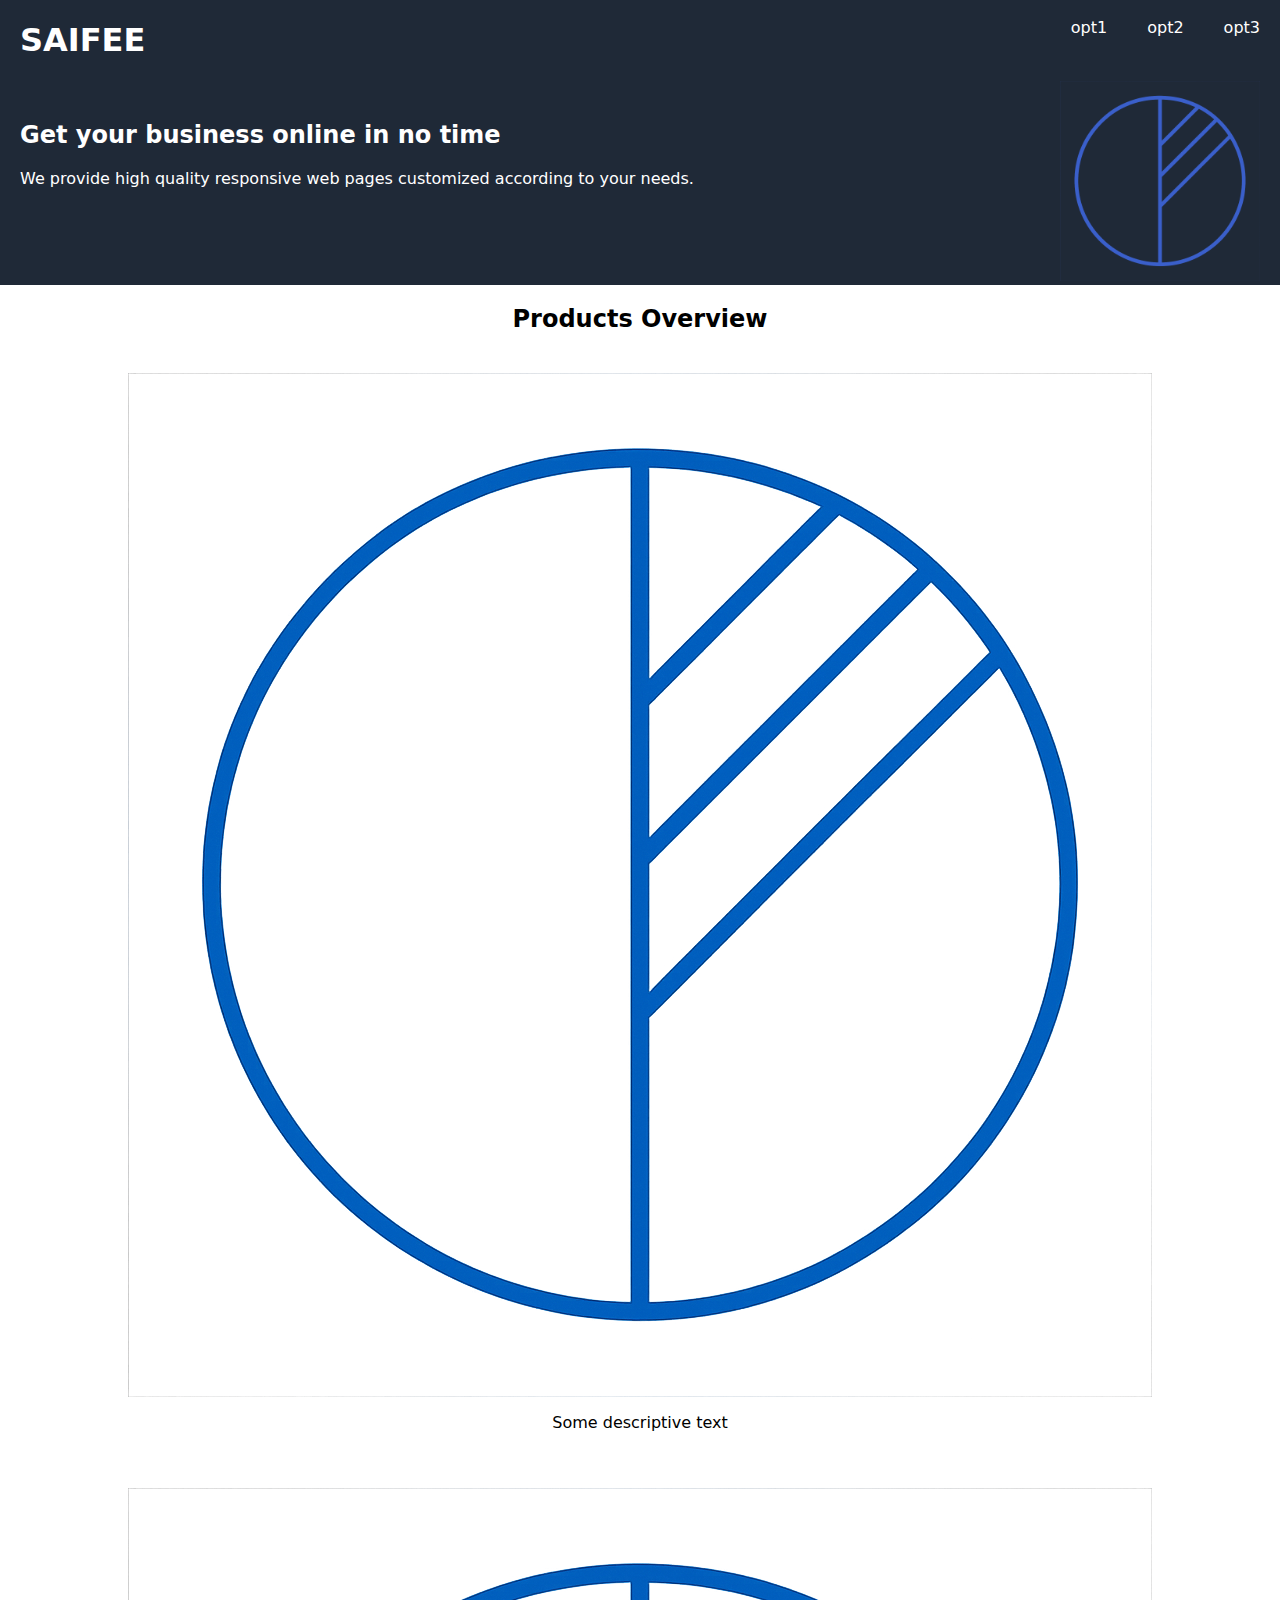
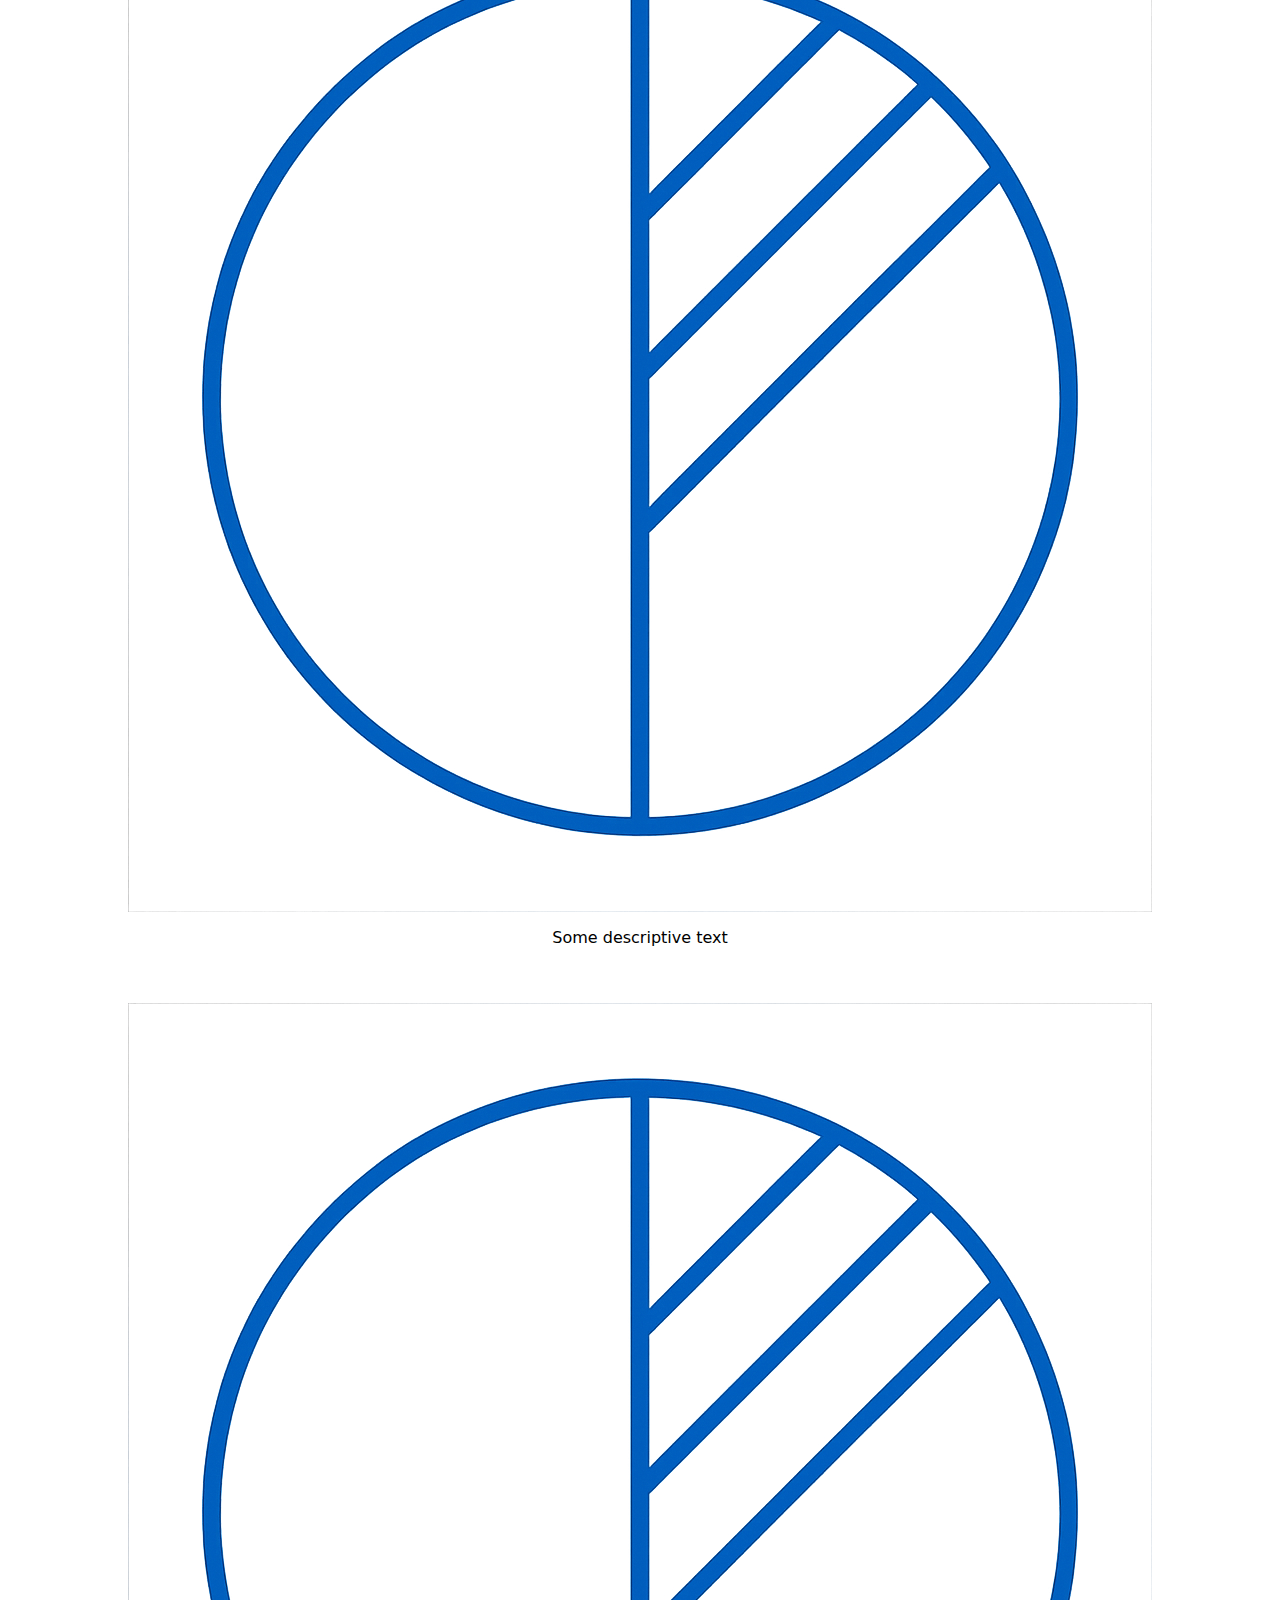
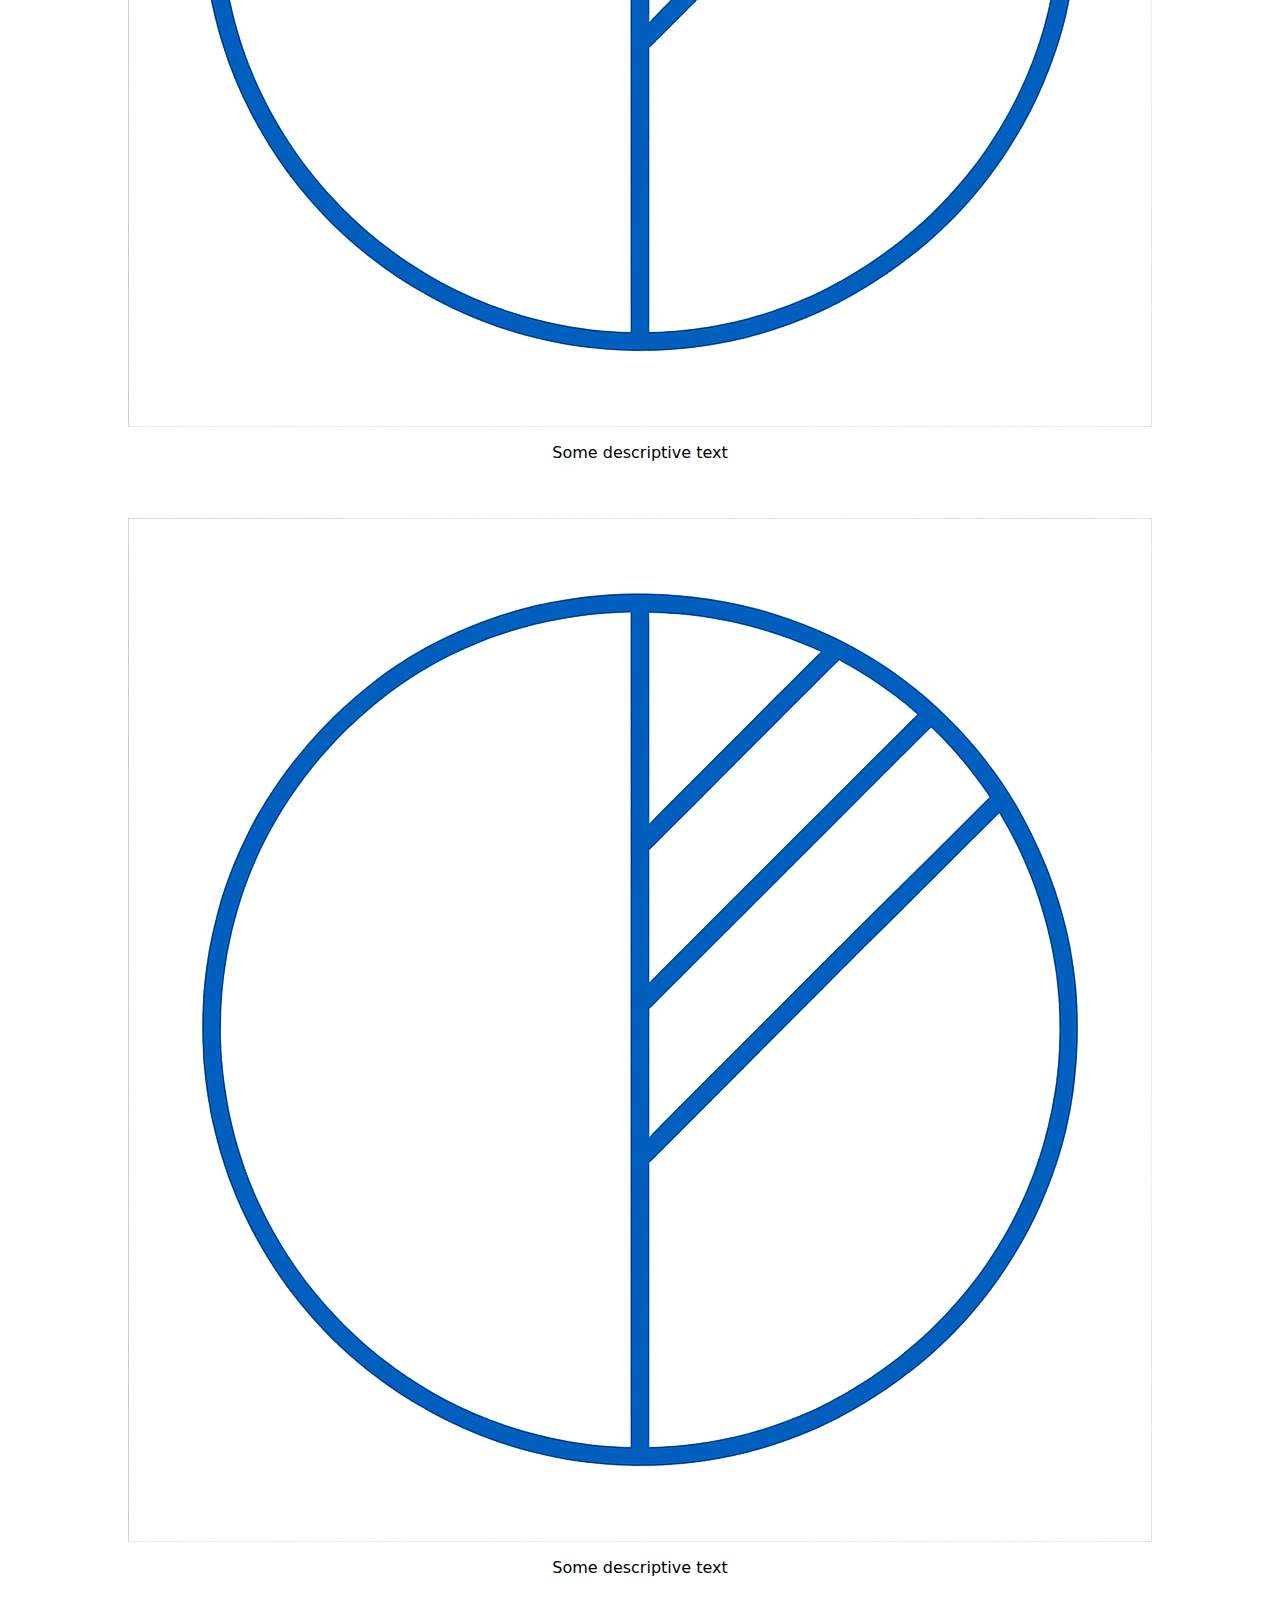
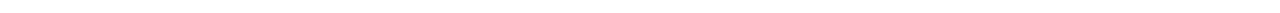
<file: index.html>
<!DOCTYPE html>
<html lang="en">
<head>
    <link rel="stylesheet" href="style.css">
    <meta charset="UTF-8">
    <meta name="viewport" content="width=device-width, initial-scale=1.0">
    <title>Document</title>
</head>
<body>
    <header>
        <div class="topbar">
            <h1>SAIFEE</h1>
            <nav class="navbar">
                <ul>
                    <li>opt1</li>
                    <li>opt2</li>
                    <li>opt3</li>
                </ul>
            </nav>
        </div>
        <div class="intro">
            <div class="in-intro">
                <h2>Get your business online in no time</h2>
                <p>We provide high quality responsive web pages customized according to your needs.</p>
            </div>
            <div>
                <img id="bluelogo" src="images/icon.png" alt="logo">
            </div>
        </div>
    </header>
    <main>
        <div id="products">
            <h2>Products Overview</h2>
            <div class="prodflex">
            <div class="prodcard">
                <img class="productscardimg" src="images/icon.png" alt="placeholder">
                <p>Some descriptive text</p>
            </div>
            <div class="prodcard">
                <img class="productscardimg" src="images/icon.png" alt="placeholder">
                <p>Some descriptive text</p>
            </div>
            <div class="prodcard">
                <img class="productscardimg" src="images/icon.png" alt="placeholder">
                <p>Some descriptive text</p>
            </div>
            <div class="prodcard">
                <img class="productscardimg" src="images/icon.png" alt="placeholder">
                <p>Some descriptive text</p>
            </div>
            </div>
        </div>
            
    </main>
</body>
</html>
</file>
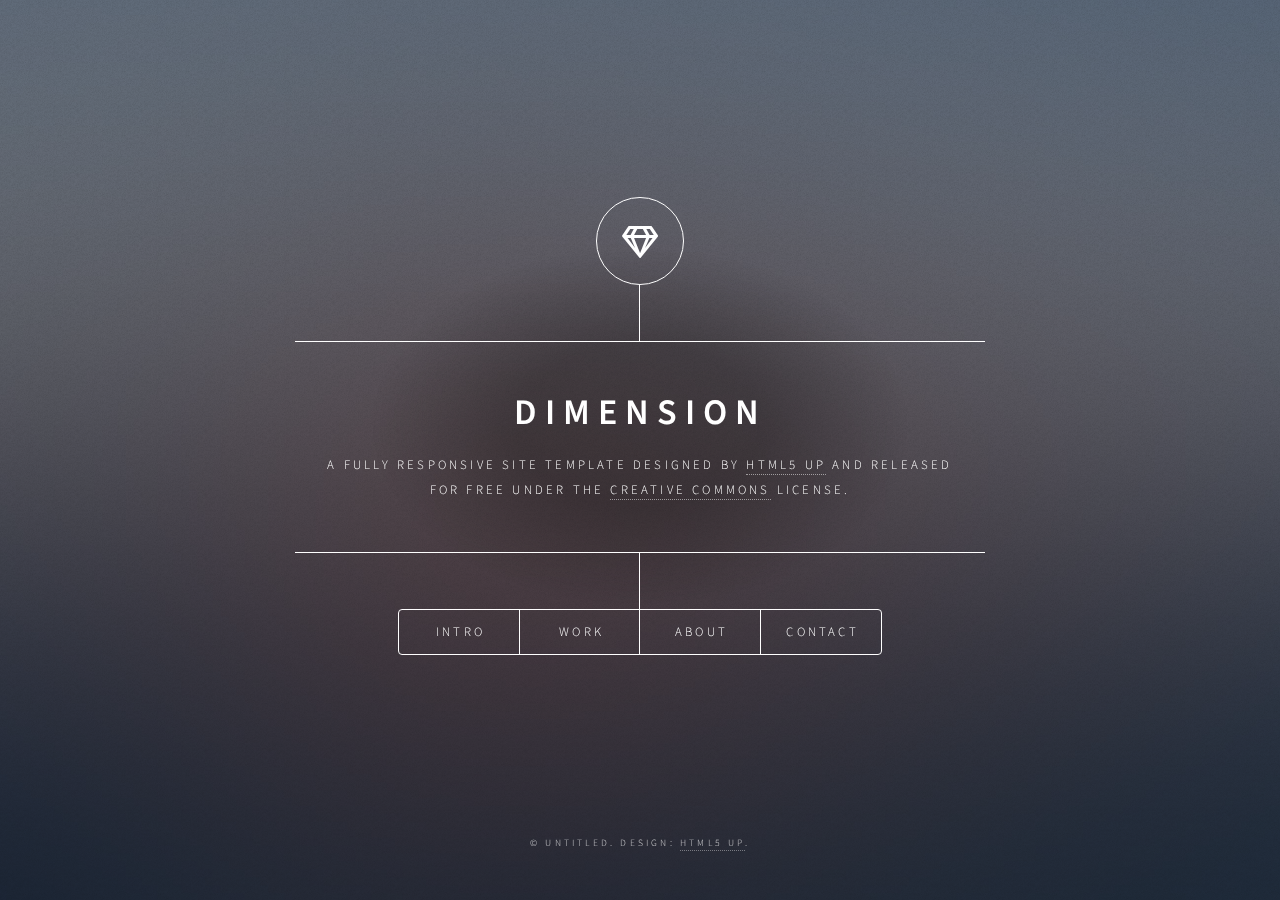
<file: html5up-dimension/index.html>
<!DOCTYPE HTML>
<!--
	Dimension by HTML5 UP
	html5up.net | @ajlkn
	Free for personal and commercial use under the CCA 3.0 license (html5up.net/license)
-->
<html>
	<head>
		<title>Dimension by HTML5 UP</title>
		<meta charset="utf-8" />
		<meta name="viewport" content="width=device-width, initial-scale=1, user-scalable=no" />
		<link rel="stylesheet" href="assets/css/main.css" />
		<noscript><link rel="stylesheet" href="assets/css/noscript.css" /></noscript>
	</head>
	<body class="is-preload">

		<!-- Wrapper -->
			<div id="wrapper">

				<!-- Header -->
					<header id="header">
						<div class="logo">
							<span class="icon fa-gem"></span>
						</div>
						<div class="content">
							<div class="inner">
								<h1>Dimension</h1>
								<p>A fully responsive site template designed by <a href="https://html5up.net">HTML5 UP</a> and released<br />
								for free under the <a href="https://html5up.net/license">Creative Commons</a> license.</p>
							</div>
						</div>
						<nav>
							<ul>
								<li><a href="#intro">Intro</a></li>
								<li><a href="#work">Work</a></li>
								<li><a href="#about">About</a></li>
								<li><a href="#contact">Contact</a></li>
								<!--<li><a href="#elements">Elements</a></li>-->
							</ul>
						</nav>
					</header>

				<!-- Main -->
					<div id="main">

						<!-- Intro -->
							<article id="intro">
								<h2 class="major">Intro</h2>
								<span class="image main"><img src="images/pic01.jpg" alt="" /></span>
								<p>Aenean ornare velit lacus, ac varius enim ullamcorper eu. Proin aliquam facilisis ante interdum congue. Integer mollis, nisl amet convallis, porttitor magna ullamcorper, amet egestas mauris. Ut magna finibus nisi nec lacinia. Nam maximus erat id euismod egestas. By the way, check out my <a href="#work">awesome work</a>.</p>
								<p>Lorem ipsum dolor sit amet, consectetur adipiscing elit. Duis dapibus rutrum facilisis. Class aptent taciti sociosqu ad litora torquent per conubia nostra, per inceptos himenaeos. Etiam tristique libero eu nibh porttitor fermentum. Nullam venenatis erat id vehicula viverra. Nunc ultrices eros ut ultricies condimentum. Mauris risus lacus, blandit sit amet venenatis non, bibendum vitae dolor. Nunc lorem mauris, fringilla in aliquam at, euismod in lectus. Pellentesque habitant morbi tristique senectus et netus et malesuada fames ac turpis egestas. In non lorem sit amet elit placerat maximus. Pellentesque aliquam maximus risus, vel sed vehicula.</p>
							</article>

						<!-- Work -->
							<article id="work">
								<h2 class="major">Work</h2>
								<span class="image main"><img src="images/pic02.jpg" alt="" /></span>
								<p>Adipiscing magna sed dolor elit. Praesent eleifend dignissim arcu, at eleifend sapien imperdiet ac. Aliquam erat volutpat. Praesent urna nisi, fringila lorem et vehicula lacinia quam. Integer sollicitudin mauris nec lorem luctus ultrices.</p>
								<p>Nullam et orci eu lorem consequat tincidunt vivamus et sagittis libero. Mauris aliquet magna magna sed nunc rhoncus pharetra. Pellentesque condimentum sem. In efficitur ligula tate urna. Maecenas laoreet massa vel lacinia pellentesque lorem ipsum dolor. Nullam et orci eu lorem consequat tincidunt. Vivamus et sagittis libero. Mauris aliquet magna magna sed nunc rhoncus amet feugiat tempus.</p>
							</article>

						<!-- About -->
							<article id="about">
								<h2 class="major">About</h2>
								<span class="image main"><img src="images/pic03.jpg" alt="" /></span>
								<p>Lorem ipsum dolor sit amet, consectetur et adipiscing elit. Praesent eleifend dignissim arcu, at eleifend sapien imperdiet ac. Aliquam erat volutpat. Praesent urna nisi, fringila lorem et vehicula lacinia quam. Integer sollicitudin mauris nec lorem luctus ultrices. Aliquam libero et malesuada fames ac ante ipsum primis in faucibus. Cras viverra ligula sit amet ex mollis mattis lorem ipsum dolor sit amet.</p>
							</article>

						<!-- Contact -->
							<article id="contact">
								<h2 class="major">Contact</h2>
								<form method="post" action="#">
									<div class="fields">
										<div class="field half">
											<label for="name">Name</label>
											<input type="text" name="name" id="name" />
										</div>
										<div class="field half">
											<label for="email">Email</label>
											<input type="text" name="email" id="email" />
										</div>
										<div class="field">
											<label for="message">Message</label>
											<textarea name="message" id="message" rows="4"></textarea>
										</div>
									</div>
									<ul class="actions">
										<li><input type="submit" value="Send Message" class="primary" /></li>
										<li><input type="reset" value="Reset" /></li>
									</ul>
								</form>
								<ul class="icons">
									<li><a href="#" class="icon brands fa-twitter"><span class="label">Twitter</span></a></li>
									<li><a href="#" class="icon brands fa-facebook-f"><span class="label">Facebook</span></a></li>
									<li><a href="#" class="icon brands fa-instagram"><span class="label">Instagram</span></a></li>
									<li><a href="#" class="icon brands fa-github"><span class="label">GitHub</span></a></li>
								</ul>
							</article>

						<!-- Elements -->
							<article id="elements">
								<h2 class="major">Elements</h2>

								<section>
									<h3 class="major">Text</h3>
									<p>This is <b>bold</b> and this is <strong>strong</strong>. This is <i>italic</i> and this is <em>emphasized</em>.
									This is <sup>superscript</sup> text and this is <sub>subscript</sub> text.
									This is <u>underlined</u> and this is code: <code>for (;;) { ... }</code>. Finally, <a href="#">this is a link</a>.</p>
									<hr />
									<h2>Heading Level 2</h2>
									<h3>Heading Level 3</h3>
									<h4>Heading Level 4</h4>
									<h5>Heading Level 5</h5>
									<h6>Heading Level 6</h6>
									<hr />
									<h4>Blockquote</h4>
									<blockquote>Fringilla nisl. Donec accumsan interdum nisi, quis tincidunt felis sagittis eget tempus euismod. Vestibulum ante ipsum primis in faucibus vestibulum. Blandit adipiscing eu felis iaculis volutpat ac adipiscing accumsan faucibus. Vestibulum ante ipsum primis in faucibus lorem ipsum dolor sit amet nullam adipiscing eu felis.</blockquote>
									<h4>Preformatted</h4>
									<pre><code>i = 0;

while (!deck.isInOrder()) {
    print 'Iteration ' + i;
    deck.shuffle();
    i++;
}

print 'It took ' + i + ' iterations to sort the deck.';</code></pre>
								</section>

								<section>
									<h3 class="major">Lists</h3>

									<h4>Unordered</h4>
									<ul>
										<li>Dolor pulvinar etiam.</li>
										<li>Sagittis adipiscing.</li>
										<li>Felis enim feugiat.</li>
									</ul>

									<h4>Alternate</h4>
									<ul class="alt">
										<li>Dolor pulvinar etiam.</li>
										<li>Sagittis adipiscing.</li>
										<li>Felis enim feugiat.</li>
									</ul>

									<h4>Ordered</h4>
									<ol>
										<li>Dolor pulvinar etiam.</li>
										<li>Etiam vel felis viverra.</li>
										<li>Felis enim feugiat.</li>
										<li>Dolor pulvinar etiam.</li>
										<li>Etiam vel felis lorem.</li>
										<li>Felis enim et feugiat.</li>
									</ol>
									<h4>Icons</h4>
									<ul class="icons">
										<li><a href="#" class="icon brands fa-twitter"><span class="label">Twitter</span></a></li>
										<li><a href="#" class="icon brands fa-facebook-f"><span class="label">Facebook</span></a></li>
										<li><a href="#" class="icon brands fa-instagram"><span class="label">Instagram</span></a></li>
										<li><a href="#" class="icon brands fa-github"><span class="label">Github</span></a></li>
									</ul>

									<h4>Actions</h4>
									<ul class="actions">
										<li><a href="#" class="button primary">Default</a></li>
										<li><a href="#" class="button">Default</a></li>
									</ul>
									<ul class="actions stacked">
										<li><a href="#" class="button primary">Default</a></li>
										<li><a href="#" class="button">Default</a></li>
									</ul>
								</section>

								<section>
									<h3 class="major">Table</h3>
									<h4>Default</h4>
									<div class="table-wrapper">
										<table>
											<thead>
												<tr>
													<th>Name</th>
													<th>Description</th>
													<th>Price</th>
												</tr>
											</thead>
											<tbody>
												<tr>
													<td>Item One</td>
													<td>Ante turpis integer aliquet porttitor.</td>
													<td>29.99</td>
												</tr>
												<tr>
													<td>Item Two</td>
													<td>Vis ac commodo adipiscing arcu aliquet.</td>
													<td>19.99</td>
												</tr>
												<tr>
													<td>Item Three</td>
													<td> Morbi faucibus arcu accumsan lorem.</td>
													<td>29.99</td>
												</tr>
												<tr>
													<td>Item Four</td>
													<td>Vitae integer tempus condimentum.</td>
													<td>19.99</td>
												</tr>
												<tr>
													<td>Item Five</td>
													<td>Ante turpis integer aliquet porttitor.</td>
													<td>29.99</td>
												</tr>
											</tbody>
											<tfoot>
												<tr>
													<td colspan="2"></td>
													<td>100.00</td>
												</tr>
											</tfoot>
										</table>
									</div>

									<h4>Alternate</h4>
									<div class="table-wrapper">
										<table class="alt">
											<thead>
												<tr>
													<th>Name</th>
													<th>Description</th>
													<th>Price</th>
												</tr>
											</thead>
											<tbody>
												<tr>
													<td>Item One</td>
													<td>Ante turpis integer aliquet porttitor.</td>
													<td>29.99</td>
												</tr>
												<tr>
													<td>Item Two</td>
													<td>Vis ac commodo adipiscing arcu aliquet.</td>
													<td>19.99</td>
												</tr>
												<tr>
													<td>Item Three</td>
													<td> Morbi faucibus arcu accumsan lorem.</td>
													<td>29.99</td>
												</tr>
												<tr>
													<td>Item Four</td>
													<td>Vitae integer tempus condimentum.</td>
													<td>19.99</td>
												</tr>
												<tr>
													<td>Item Five</td>
													<td>Ante turpis integer aliquet porttitor.</td>
													<td>29.99</td>
												</tr>
											</tbody>
											<tfoot>
												<tr>
													<td colspan="2"></td>
													<td>100.00</td>
												</tr>
											</tfoot>
										</table>
									</div>
								</section>

								<section>
									<h3 class="major">Buttons</h3>
									<ul class="actions">
										<li><a href="#" class="button primary">Primary</a></li>
										<li><a href="#" class="button">Default</a></li>
									</ul>
									<ul class="actions">
										<li><a href="#" class="button">Default</a></li>
										<li><a href="#" class="button small">Small</a></li>
									</ul>
									<ul class="actions">
										<li><a href="#" class="button primary icon solid fa-download">Icon</a></li>
										<li><a href="#" class="button icon solid fa-download">Icon</a></li>
									</ul>
									<ul class="actions">
										<li><span class="button primary disabled">Disabled</span></li>
										<li><span class="button disabled">Disabled</span></li>
									</ul>
								</section>

								<section>
									<h3 class="major">Form</h3>
									<form method="post" action="#">
										<div class="fields">
											<div class="field half">
												<label for="demo-name">Name</label>
												<input type="text" name="demo-name" id="demo-name" value="" placeholder="Jane Doe" />
											</div>
											<div class="field half">
												<label for="demo-email">Email</label>
												<input type="email" name="demo-email" id="demo-email" value="" placeholder="jane@untitled.tld" />
											</div>
											<div class="field">
												<label for="demo-category">Category</label>
												<select name="demo-category" id="demo-category">
													<option value="">-</option>
													<option value="1">Manufacturing</option>
													<option value="1">Shipping</option>
													<option value="1">Administration</option>
													<option value="1">Human Resources</option>
												</select>
											</div>
											<div class="field half">
												<input type="radio" id="demo-priority-low" name="demo-priority" checked>
												<label for="demo-priority-low">Low</label>
											</div>
											<div class="field half">
												<input type="radio" id="demo-priority-high" name="demo-priority">
												<label for="demo-priority-high">High</label>
											</div>
											<div class="field half">
												<input type="checkbox" id="demo-copy" name="demo-copy">
												<label for="demo-copy">Email me a copy</label>
											</div>
											<div class="field half">
												<input type="checkbox" id="demo-human" name="demo-human" checked>
												<label for="demo-human">Not a robot</label>
											</div>
											<div class="field">
												<label for="demo-message">Message</label>
												<textarea name="demo-message" id="demo-message" placeholder="Enter your message" rows="6"></textarea>
											</div>
										</div>
										<ul class="actions">
											<li><input type="submit" value="Send Message" class="primary" /></li>
											<li><input type="reset" value="Reset" /></li>
										</ul>
									</form>
								</section>

							</article>

					</div>

				<!-- Footer -->
					<footer id="footer">
						<p class="copyright">&copy; Untitled. Design: <a href="https://html5up.net">HTML5 UP</a>.</p>
					</footer>

			</div>

		<!-- BG -->
			<div id="bg"></div>

		<!-- Scripts -->
			<script src="assets/js/jquery.min.js"></script>
			<script src="assets/js/browser.min.js"></script>
			<script src="assets/js/breakpoints.min.js"></script>
			<script src="assets/js/util.js"></script>
			<script src="assets/js/main.js"></script>

	</body>
</html>
</file>
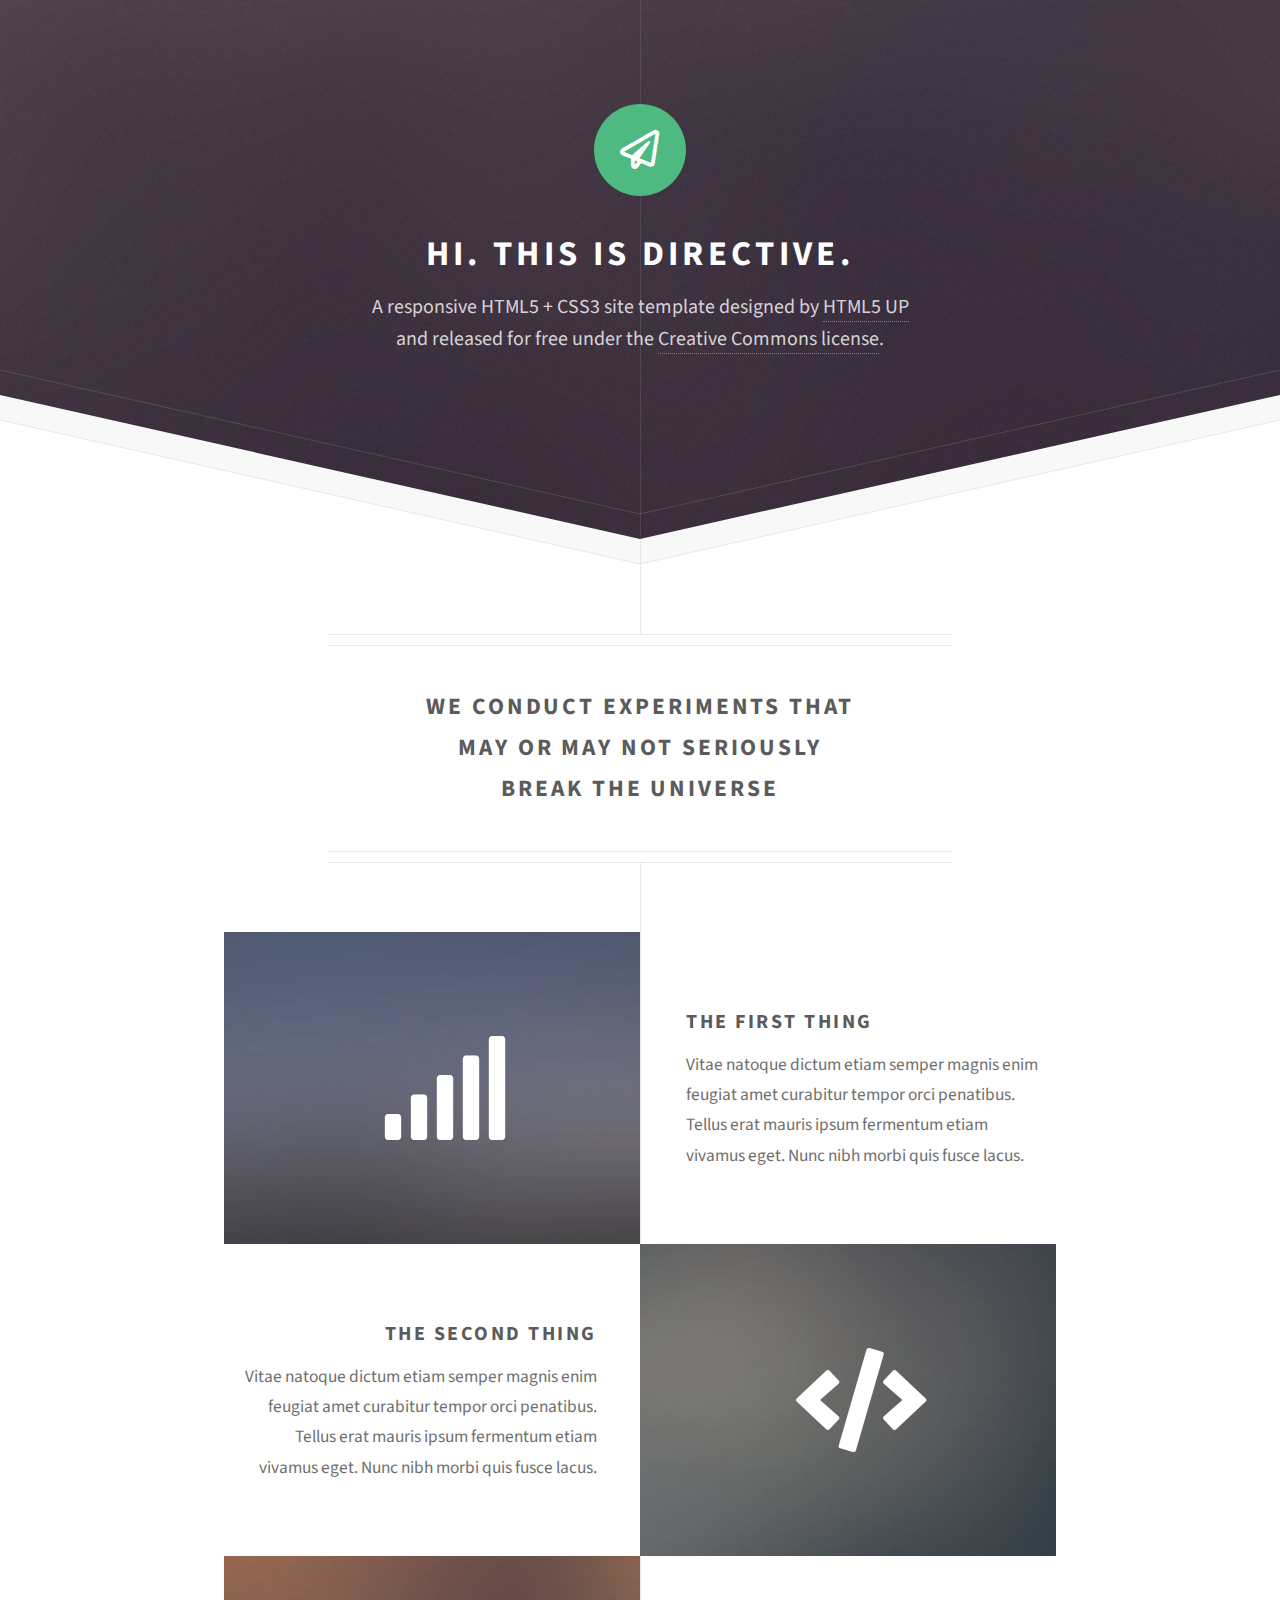
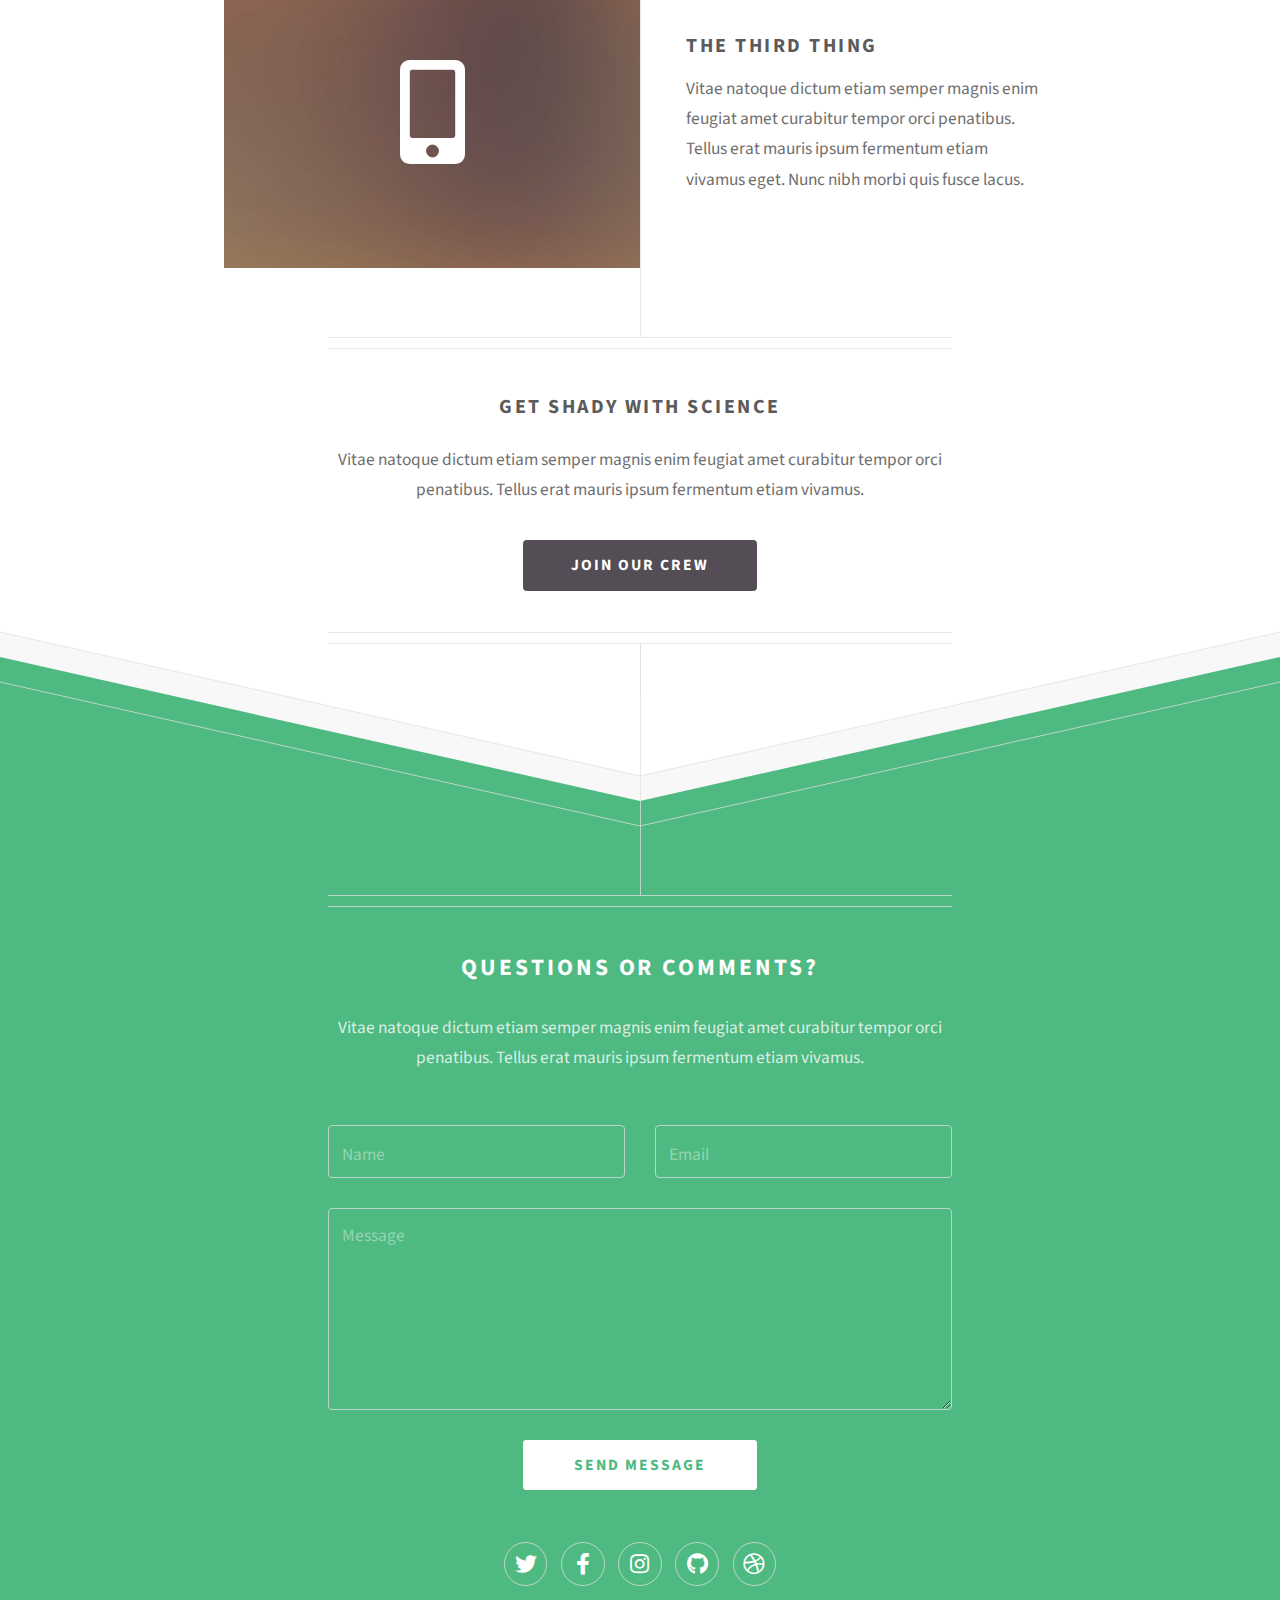
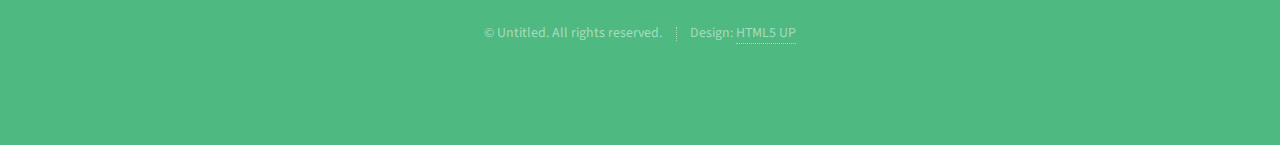
<file: html5up-directive/index.html>
<!DOCTYPE HTML>
<!--
	Directive by HTML5 UP
	html5up.net | @ajlkn
	Free for personal and commercial use under the CCA 3.0 license (html5up.net/license)
-->
<html>
	<head>
		<title>Directive by HTML5 UP</title>
		<meta charset="utf-8" />
		<meta name="viewport" content="width=device-width, initial-scale=1, user-scalable=no" />
		<link rel="stylesheet" href="assets/css/main.css" />
	</head>
	<body class="is-preload">

		<!-- Header -->
			<div id="header">
				<span class="logo icon fa-paper-plane"></span>
				<h1>Hi. This is Directive.</h1>
				<p>A responsive HTML5 + CSS3 site template designed by <a href="http://html5up.net">HTML5 UP</a>
				<br />
				and released for free under the <a href="http://html5up.net/license">Creative Commons license</a>.</p>
			</div>

		<!-- Main -->
			<div id="main">

				<header class="major container medium">
					<h2>We conduct experiments that
					<br />
					may or may not seriously
					<br />
					break the universe</h2>
					<!--
					<p>Tellus erat mauris ipsum fermentum<br />
					etiam vivamus nunc nibh morbi.</p>
					-->
				</header>

				<div class="box alt container">
					<section class="feature left">
						<a href="#" class="image icon solid fa-signal"><img src="images/pic01.jpg" alt="" /></a>
						<div class="content">
							<h3>The First Thing</h3>
							<p>Vitae natoque dictum etiam semper magnis enim feugiat amet curabitur tempor orci penatibus. Tellus erat mauris ipsum fermentum etiam vivamus eget. Nunc nibh morbi quis fusce lacus.</p>
						</div>
					</section>
					<section class="feature right">
						<a href="#" class="image icon solid fa-code"><img src="images/pic02.jpg" alt="" /></a>
						<div class="content">
							<h3>The Second Thing</h3>
							<p>Vitae natoque dictum etiam semper magnis enim feugiat amet curabitur tempor orci penatibus. Tellus erat mauris ipsum fermentum etiam vivamus eget. Nunc nibh morbi quis fusce lacus.</p>
						</div>
					</section>
					<section class="feature left">
						<a href="#" class="image icon solid fa-mobile-alt"><img src="images/pic03.jpg" alt="" /></a>
						<div class="content">
							<h3>The Third Thing</h3>
							<p>Vitae natoque dictum etiam semper magnis enim feugiat amet curabitur tempor orci penatibus. Tellus erat mauris ipsum fermentum etiam vivamus eget. Nunc nibh morbi quis fusce lacus.</p>
						</div>
					</section>
				</div>

				<!--
				<div class="box container">
					<header>
						<h2>A lot of generic stuff</h2>
					</header>
					<section>
						<header>
							<h3>Paragraph</h3>
							<p>This is the subtitle for this particular heading</p>
						</header>
						<p>Phasellus nisl nisl, varius id <sup>porttitor sed pellentesque</sup> ac orci. Pellentesque
						habitant <strong>strong</strong> tristique <b>bold</b> et netus <i>italic</i> malesuada <em>emphasized</em> ac turpis egestas. Morbi
						leo suscipit ut. Praesent <sub>id turpis vitae</sub> turpis pretium ultricies. Vestibulum sit
						amet risus elit.</p>
					</section>
					<section>
						<header>
							<h3>Blockquote</h3>
						</header>
						<blockquote>Fringilla nisl. Donec accumsan interdum nisi, quis tincidunt felis sagittis eget.
						tempus euismod. Vestibulum ante ipsum primis in faucibus.</blockquote>
					</section>
					<section>
						<header>
							<h3>Divider</h3>
						</header>
						<p>Donec consectetur vestibulum dolor et pulvinar. Etiam vel felis enim, at viverra
						ligula. Ut porttitor sagittis lorem, quis eleifend nisi ornare vel. Praesent nec orci
						facilisis leo magna. Cras sit amet urna eros, id egestas urna. Quisque aliquam
						tempus euismod. Vestibulum ante ipsum primis in faucibus orci luctus et ultrices
						posuere cubilia.</p>
						<hr />
						<p>Donec consectetur vestibulum dolor et pulvinar. Etiam vel felis enim, at viverra
						ligula. Ut porttitor sagittis lorem, quis eleifend nisi ornare vel. Praesent nec orci
						facilisis leo magna. Cras sit amet urna eros, id egestas urna. Quisque aliquam
						tempus euismod. Vestibulum ante ipsum primis in faucibus orci luctus et ultrices
						posuere cubilia.</p>
					</section>
					<section>
						<header>
							<h3>Unordered List</h3>
						</header>
						<ul class="default">
							<li>Donec consectetur vestibulum dolor et pulvinar. Etiam vel felis enim, at viverra ligula. Ut porttitor sagittis lorem, quis eleifend nisi ornare vel.</li>
							<li>Donec consectetur vestibulum dolor et pulvinar. Etiam vel felis enim, at viverra ligula. Ut porttitor sagittis lorem, quis eleifend nisi ornare vel.</li>
							<li>Donec consectetur vestibulum dolor et pulvinar. Etiam vel felis enim, at viverra ligula. Ut porttitor sagittis lorem, quis eleifend nisi ornare vel.</li>
							<li>Donec consectetur vestibulum dolor et pulvinar. Etiam vel felis enim, at viverra ligula. Ut porttitor sagittis lorem, quis eleifend nisi ornare vel.</li>
						</ul>
					</section>
					<section>
						<header>
							<h3>Ordered List</h3>
						</header>
						<ol class="default">
							<li>Donec consectetur vestibulum dolor et pulvinar. Etiam vel felis enim, at viverra ligula. Ut porttitor sagittis lorem, quis eleifend nisi ornare vel.</li>
							<li>Donec consectetur vestibulum dolor et pulvinar. Etiam vel felis enim, at viverra ligula. Ut porttitor sagittis lorem, quis eleifend nisi ornare vel.</li>
							<li>Donec consectetur vestibulum dolor et pulvinar. Etiam vel felis enim, at viverra ligula. Ut porttitor sagittis lorem, quis eleifend nisi ornare vel.</li>
							<li>Donec consectetur vestibulum dolor et pulvinar. Etiam vel felis enim, at viverra ligula. Ut porttitor sagittis lorem, quis eleifend nisi ornare vel.</li>
						</ol>
					</section>
					<section>
						<header>
							<h3>Table</h3>
						</header>
						<div class="table-wrapper">
							<table class="default">
								<thead>
									<tr>
										<th>ID</th>
										<th>Name</th>
										<th>Description</th>
										<th>Price</th>
									</tr>
								</thead>
								<tbody>
									<tr>
										<td>45815</td>
										<td>Something</td>
										<td>Ut porttitor sagittis lorem, quis eleifend nisi ornare vel.</td>
										<td>29.99</td>
									</tr>
									<tr>
										<td>24524</td>
										<td>Nothing</td>
										<td>Ut porttitor sagittis lorem, quis eleifend nisi ornare vel.</td>
										<td>19.99</td>
									</tr>
									<tr>
										<td>45815</td>
										<td>Something</td>
										<td>Ut porttitor sagittis lorem, quis eleifend nisi ornare vel.</td>
										<td>29.99</td>
									</tr>
									<tr>
										<td>24524</td>
										<td>Nothing</td>
										<td>Ut porttitor sagittis lorem, quis eleifend nisi ornare vel.</td>
										<td>19.99</td>
									</tr>
								</tbody>
								<tfoot>
									<tr>
										<td colspan="3"></td>
										<td>100.00</td>
									</tr>
								</tfoot>
							</table>
						</div>
					</section>
					<section>
						<header>
							<h3>Form</h3>
						</header>
						<form method="post" action="#">
							<div class="row">
								<div class="col-6 col-12-mobilep">
									<label for="name">Name</label>
									<input class="text" type="text" name="name" id="name" value="" placeholder="John Doe" />
								</div>
								<div class="col-6 col-12-mobilep">
									<label for="email">Email</label>
									<input class="text" type="text" name="email" id="email" value="" placeholder="johndoe@domain.tld" />
								</div>
								<div class="col-12">
									<label for="subject">Subject</label>
									<input class="text" type="text" name="subject" id="subject" value="" placeholder="Enter your subject" />
								</div>
								<div class="col-12">
									<label for="subject">Message</label>
									<textarea name="message" id="message" placeholder="Enter your message" rows="6"></textarea>
								</div>
								<div class="col-12">
									<ul class="actions special">
										<li><input type="submit" value="Send" /></li>
										<li><input type="reset" value="Reset" class="alt" /></li>
									</ul>
								</div>
							</div>
						</form>
					</section>
				</div>
				-->

				<footer class="major container medium">
					<h3>Get shady with science</h3>
					<p>Vitae natoque dictum etiam semper magnis enim feugiat amet curabitur tempor orci penatibus. Tellus erat mauris ipsum fermentum etiam vivamus.</p>
					<ul class="actions special">
						<li><a href="#" class="button">Join our crew</a></li>
					</ul>
				</footer>

			</div>

		<!-- Footer -->
			<div id="footer">
				<div class="container medium">

					<header class="major last">
						<h2>Questions or comments?</h2>
					</header>

					<p>Vitae natoque dictum etiam semper magnis enim feugiat amet curabitur tempor
					orci penatibus. Tellus erat mauris ipsum fermentum etiam vivamus.</p>

					<form method="post" action="#">
						<div class="row">
							<div class="col-6 col-12-mobilep">
								<input type="text" name="name" placeholder="Name" />
							</div>
							<div class="col-6 col-12-mobilep">
								<input type="email" name="email" placeholder="Email" />
							</div>
							<div class="col-12">
								<textarea name="message" placeholder="Message" rows="6"></textarea>
							</div>
							<div class="col-12">
								<ul class="actions special">
									<li><input type="submit" value="Send Message" /></li>
								</ul>
							</div>
						</div>
					</form>

					<ul class="icons">
						<li><a href="#" class="icon brands fa-twitter"><span class="label">Twitter</span></a></li>
						<li><a href="#" class="icon brands fa-facebook-f"><span class="label">Facebook</span></a></li>
						<li><a href="#" class="icon brands fa-instagram"><span class="label">Instagram</span></a></li>
						<li><a href="#" class="icon brands fa-github"><span class="label">Github</span></a></li>
						<li><a href="#" class="icon brands fa-dribbble"><span class="label">Dribbble</span></a></li>
					</ul>

					<ul class="copyright">
						<li>&copy; Untitled. All rights reserved.</li><li>Design: <a href="http://html5up.net">HTML5 UP</a></li>
					</ul>

				</div>
			</div>

		<!-- Scripts -->
			<script src="assets/js/jquery.min.js"></script>
			<script src="assets/js/browser.min.js"></script>
			<script src="assets/js/breakpoints.min.js"></script>
			<script src="assets/js/util.js"></script>
			<script src="assets/js/main.js"></script>

	</body>
</html>
</file>
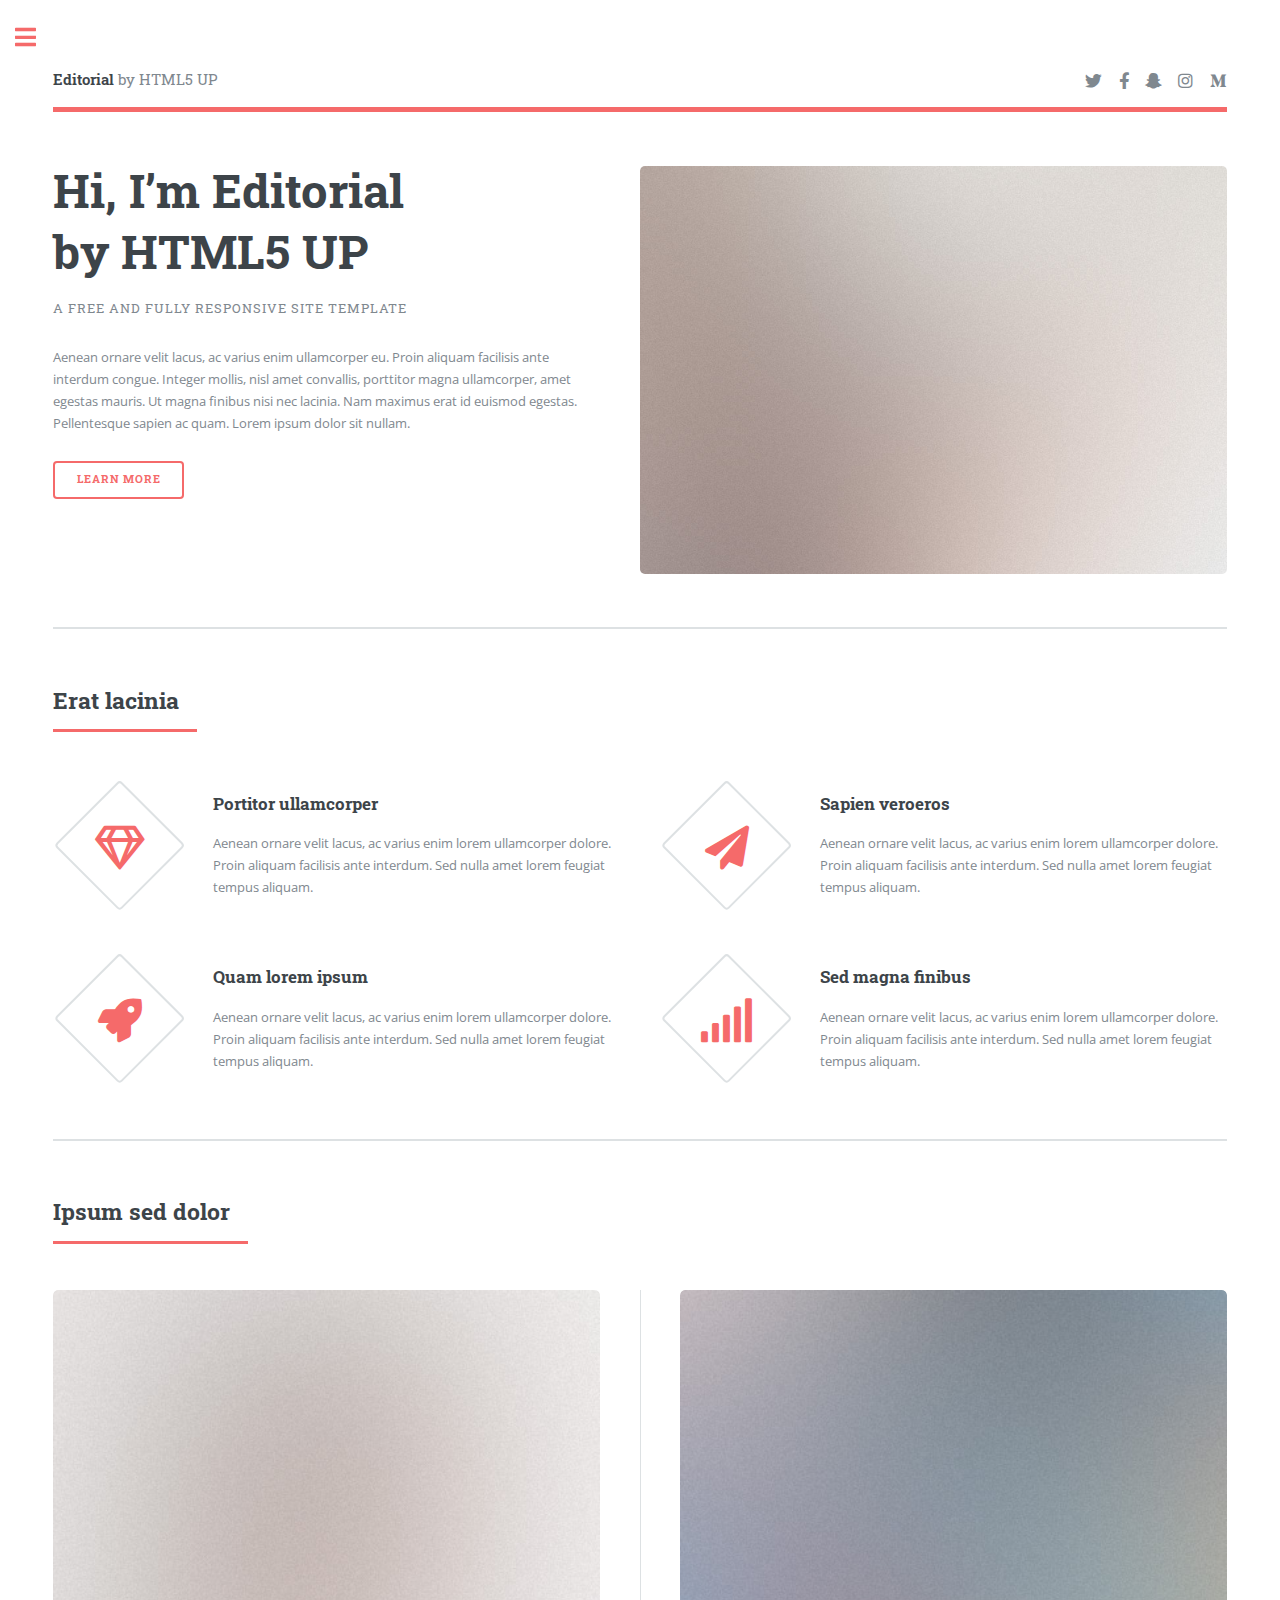
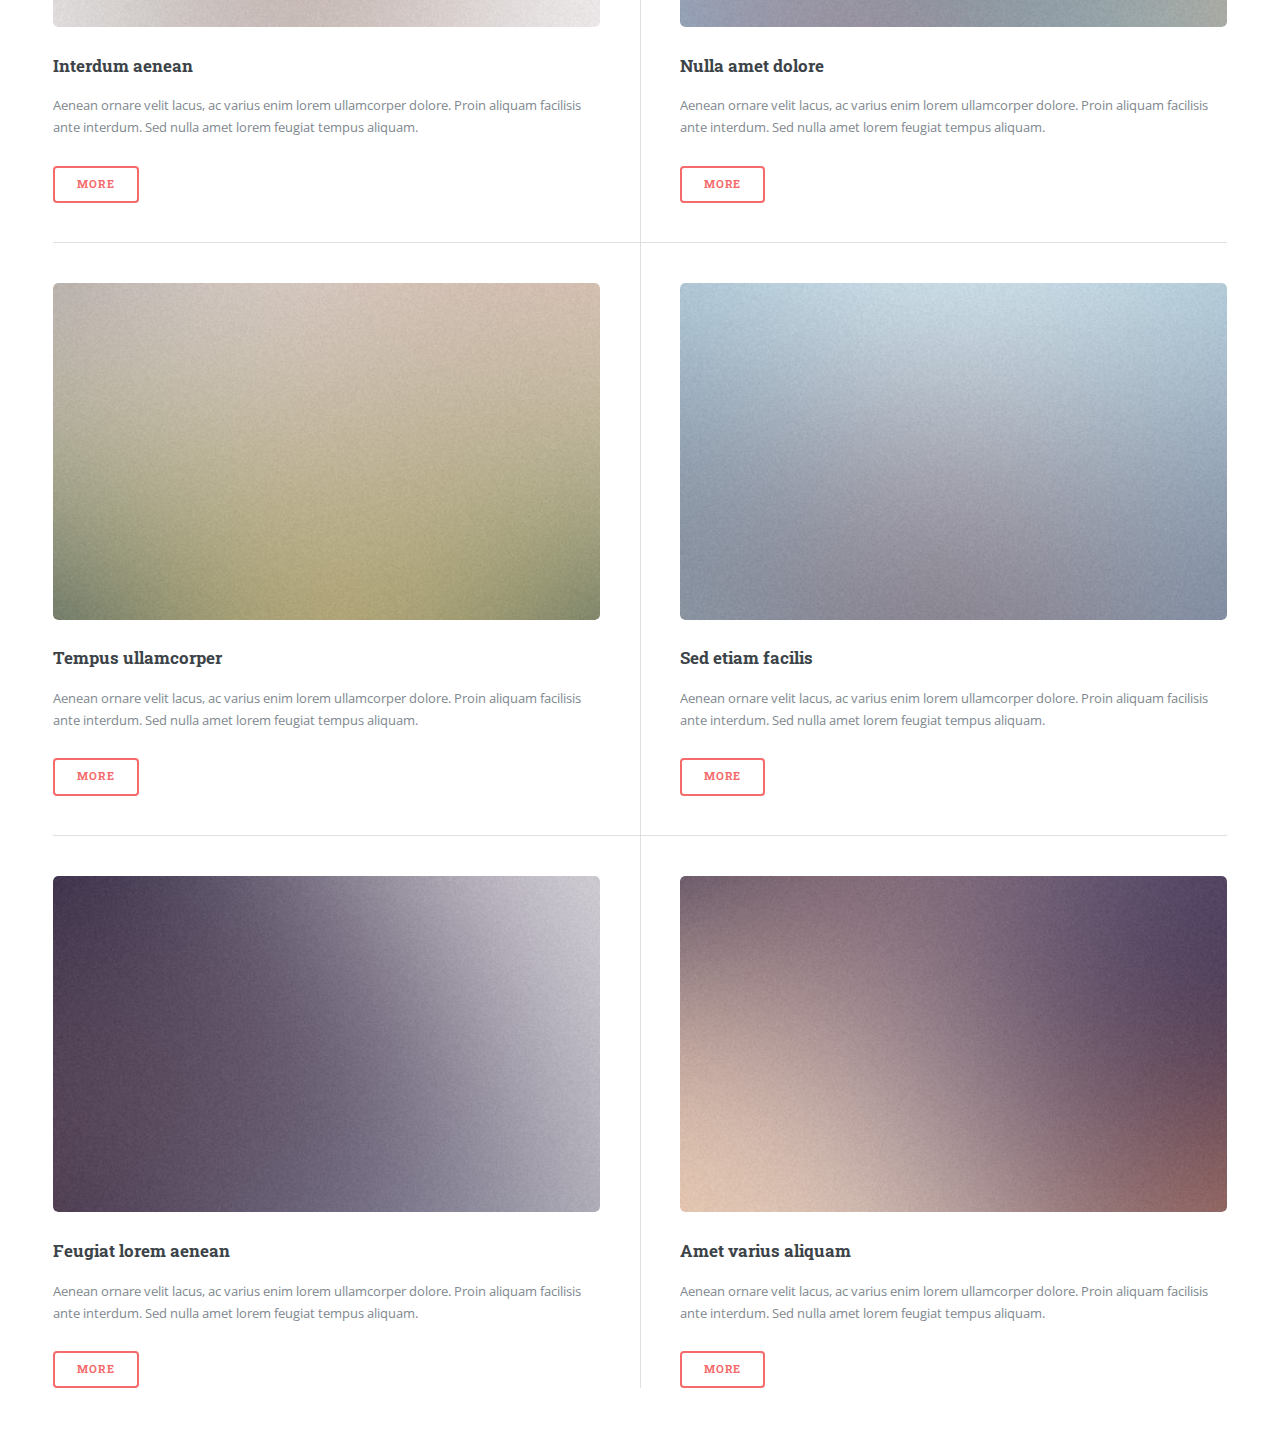
<file: html5up-editorial/index.html>
<!DOCTYPE HTML>
<!--
	Editorial by HTML5 UP
	html5up.net | @ajlkn
	Free for personal and commercial use under the CCA 3.0 license (html5up.net/license)
-->
<html>
	<head>
		<title>Editorial by HTML5 UP</title>
		<meta charset="utf-8" />
		<meta name="viewport" content="width=device-width, initial-scale=1, user-scalable=no" />
		<link rel="stylesheet" href="assets/css/main.css" />
	</head>
	<body class="is-preload">

		<!-- Wrapper -->
			<div id="wrapper">

				<!-- Main -->
					<div id="main">
						<div class="inner">

							<!-- Header -->
								<header id="header">
									<a href="index.html" class="logo"><strong>Editorial</strong> by HTML5 UP</a>
									<ul class="icons">
										<li><a href="#" class="icon brands fa-twitter"><span class="label">Twitter</span></a></li>
										<li><a href="#" class="icon brands fa-facebook-f"><span class="label">Facebook</span></a></li>
										<li><a href="#" class="icon brands fa-snapchat-ghost"><span class="label">Snapchat</span></a></li>
										<li><a href="#" class="icon brands fa-instagram"><span class="label">Instagram</span></a></li>
										<li><a href="#" class="icon brands fa-medium-m"><span class="label">Medium</span></a></li>
									</ul>
								</header>

							<!-- Banner -->
								<section id="banner">
									<div class="content">
										<header>
											<h1>Hi, I’m Editorial<br />
											by HTML5 UP</h1>
											<p>A free and fully responsive site template</p>
										</header>
										<p>Aenean ornare velit lacus, ac varius enim ullamcorper eu. Proin aliquam facilisis ante interdum congue. Integer mollis, nisl amet convallis, porttitor magna ullamcorper, amet egestas mauris. Ut magna finibus nisi nec lacinia. Nam maximus erat id euismod egestas. Pellentesque sapien ac quam. Lorem ipsum dolor sit nullam.</p>
										<ul class="actions">
											<li><a href="#" class="button big">Learn More</a></li>
										</ul>
									</div>
									<span class="image object">
										<img src="images/pic10.jpg" alt="" />
									</span>
								</section>

							<!-- Section -->
								<section>
									<header class="major">
										<h2>Erat lacinia</h2>
									</header>
									<div class="features">
										<article>
											<span class="icon fa-gem"></span>
											<div class="content">
												<h3>Portitor ullamcorper</h3>
												<p>Aenean ornare velit lacus, ac varius enim lorem ullamcorper dolore. Proin aliquam facilisis ante interdum. Sed nulla amet lorem feugiat tempus aliquam.</p>
											</div>
										</article>
										<article>
											<span class="icon solid fa-paper-plane"></span>
											<div class="content">
												<h3>Sapien veroeros</h3>
												<p>Aenean ornare velit lacus, ac varius enim lorem ullamcorper dolore. Proin aliquam facilisis ante interdum. Sed nulla amet lorem feugiat tempus aliquam.</p>
											</div>
										</article>
										<article>
											<span class="icon solid fa-rocket"></span>
											<div class="content">
												<h3>Quam lorem ipsum</h3>
												<p>Aenean ornare velit lacus, ac varius enim lorem ullamcorper dolore. Proin aliquam facilisis ante interdum. Sed nulla amet lorem feugiat tempus aliquam.</p>
											</div>
										</article>
										<article>
											<span class="icon solid fa-signal"></span>
											<div class="content">
												<h3>Sed magna finibus</h3>
												<p>Aenean ornare velit lacus, ac varius enim lorem ullamcorper dolore. Proin aliquam facilisis ante interdum. Sed nulla amet lorem feugiat tempus aliquam.</p>
											</div>
										</article>
									</div>
								</section>

							<!-- Section -->
								<section>
									<header class="major">
										<h2>Ipsum sed dolor</h2>
									</header>
									<div class="posts">
										<article>
											<a href="#" class="image"><img src="images/pic01.jpg" alt="" /></a>
											<h3>Interdum aenean</h3>
											<p>Aenean ornare velit lacus, ac varius enim lorem ullamcorper dolore. Proin aliquam facilisis ante interdum. Sed nulla amet lorem feugiat tempus aliquam.</p>
											<ul class="actions">
												<li><a href="#" class="button">More</a></li>
											</ul>
										</article>
										<article>
											<a href="#" class="image"><img src="images/pic02.jpg" alt="" /></a>
											<h3>Nulla amet dolore</h3>
											<p>Aenean ornare velit lacus, ac varius enim lorem ullamcorper dolore. Proin aliquam facilisis ante interdum. Sed nulla amet lorem feugiat tempus aliquam.</p>
											<ul class="actions">
												<li><a href="#" class="button">More</a></li>
											</ul>
										</article>
										<article>
											<a href="#" class="image"><img src="images/pic03.jpg" alt="" /></a>
											<h3>Tempus ullamcorper</h3>
											<p>Aenean ornare velit lacus, ac varius enim lorem ullamcorper dolore. Proin aliquam facilisis ante interdum. Sed nulla amet lorem feugiat tempus aliquam.</p>
											<ul class="actions">
												<li><a href="#" class="button">More</a></li>
											</ul>
										</article>
										<article>
											<a href="#" class="image"><img src="images/pic04.jpg" alt="" /></a>
											<h3>Sed etiam facilis</h3>
											<p>Aenean ornare velit lacus, ac varius enim lorem ullamcorper dolore. Proin aliquam facilisis ante interdum. Sed nulla amet lorem feugiat tempus aliquam.</p>
											<ul class="actions">
												<li><a href="#" class="button">More</a></li>
											</ul>
										</article>
										<article>
											<a href="#" class="image"><img src="images/pic05.jpg" alt="" /></a>
											<h3>Feugiat lorem aenean</h3>
											<p>Aenean ornare velit lacus, ac varius enim lorem ullamcorper dolore. Proin aliquam facilisis ante interdum. Sed nulla amet lorem feugiat tempus aliquam.</p>
											<ul class="actions">
												<li><a href="#" class="button">More</a></li>
											</ul>
										</article>
										<article>
											<a href="#" class="image"><img src="images/pic06.jpg" alt="" /></a>
											<h3>Amet varius aliquam</h3>
											<p>Aenean ornare velit lacus, ac varius enim lorem ullamcorper dolore. Proin aliquam facilisis ante interdum. Sed nulla amet lorem feugiat tempus aliquam.</p>
											<ul class="actions">
												<li><a href="#" class="button">More</a></li>
											</ul>
										</article>
									</div>
								</section>

						</div>
					</div>

				<!-- Sidebar -->
					<div id="sidebar">
						<div class="inner">

							<!-- Search -->
								<section id="search" class="alt">
									<form method="post" action="#">
										<input type="text" name="query" id="query" placeholder="Search" />
									</form>
								</section>

							<!-- Menu -->
								<nav id="menu">
									<header class="major">
										<h2>Menu</h2>
									</header>
									<ul>
										<li><a href="index.html">Homepage</a></li>
										<li><a href="generic.html">Generic</a></li>
										<li><a href="elements.html">Elements</a></li>
										<li>
											<span class="opener">Submenu</span>
											<ul>
												<li><a href="#">Lorem Dolor</a></li>
												<li><a href="#">Ipsum Adipiscing</a></li>
												<li><a href="#">Tempus Magna</a></li>
												<li><a href="#">Feugiat Veroeros</a></li>
											</ul>
										</li>
										<li><a href="#">Etiam Dolore</a></li>
										<li><a href="#">Adipiscing</a></li>
										<li>
											<span class="opener">Another Submenu</span>
											<ul>
												<li><a href="#">Lorem Dolor</a></li>
												<li><a href="#">Ipsum Adipiscing</a></li>
												<li><a href="#">Tempus Magna</a></li>
												<li><a href="#">Feugiat Veroeros</a></li>
											</ul>
										</li>
										<li><a href="#">Maximus Erat</a></li>
										<li><a href="#">Sapien Mauris</a></li>
										<li><a href="#">Amet Lacinia</a></li>
									</ul>
								</nav>

							<!-- Section -->
								<section>
									<header class="major">
										<h2>Ante interdum</h2>
									</header>
									<div class="mini-posts">
										<article>
											<a href="#" class="image"><img src="images/pic07.jpg" alt="" /></a>
											<p>Aenean ornare velit lacus, ac varius enim lorem ullamcorper dolore aliquam.</p>
										</article>
										<article>
											<a href="#" class="image"><img src="images/pic08.jpg" alt="" /></a>
											<p>Aenean ornare velit lacus, ac varius enim lorem ullamcorper dolore aliquam.</p>
										</article>
										<article>
											<a href="#" class="image"><img src="images/pic09.jpg" alt="" /></a>
											<p>Aenean ornare velit lacus, ac varius enim lorem ullamcorper dolore aliquam.</p>
										</article>
									</div>
									<ul class="actions">
										<li><a href="#" class="button">More</a></li>
									</ul>
								</section>

							<!-- Section -->
								<section>
									<header class="major">
										<h2>Get in touch</h2>
									</header>
									<p>Sed varius enim lorem ullamcorper dolore aliquam aenean ornare velit lacus, ac varius enim lorem ullamcorper dolore. Proin sed aliquam facilisis ante interdum. Sed nulla amet lorem feugiat tempus aliquam.</p>
									<ul class="contact">
										<li class="icon solid fa-envelope"><a href="#">information@untitled.tld</a></li>
										<li class="icon solid fa-phone">(000) 000-0000</li>
										<li class="icon solid fa-home">1234 Somewhere Road #8254<br />
										Nashville, TN 00000-0000</li>
									</ul>
								</section>

							<!-- Footer -->
								<footer id="footer">
									<p class="copyright">&copy; Untitled. All rights reserved. Demo Images: <a href="https://unsplash.com">Unsplash</a>. Design: <a href="https://html5up.net">HTML5 UP</a>.</p>
								</footer>

						</div>
					</div>

			</div>

		<!-- Scripts -->
			<script src="assets/js/jquery.min.js"></script>
			<script src="assets/js/browser.min.js"></script>
			<script src="assets/js/breakpoints.min.js"></script>
			<script src="assets/js/util.js"></script>
			<script src="assets/js/main.js"></script>

	</body>
</html>
</file>
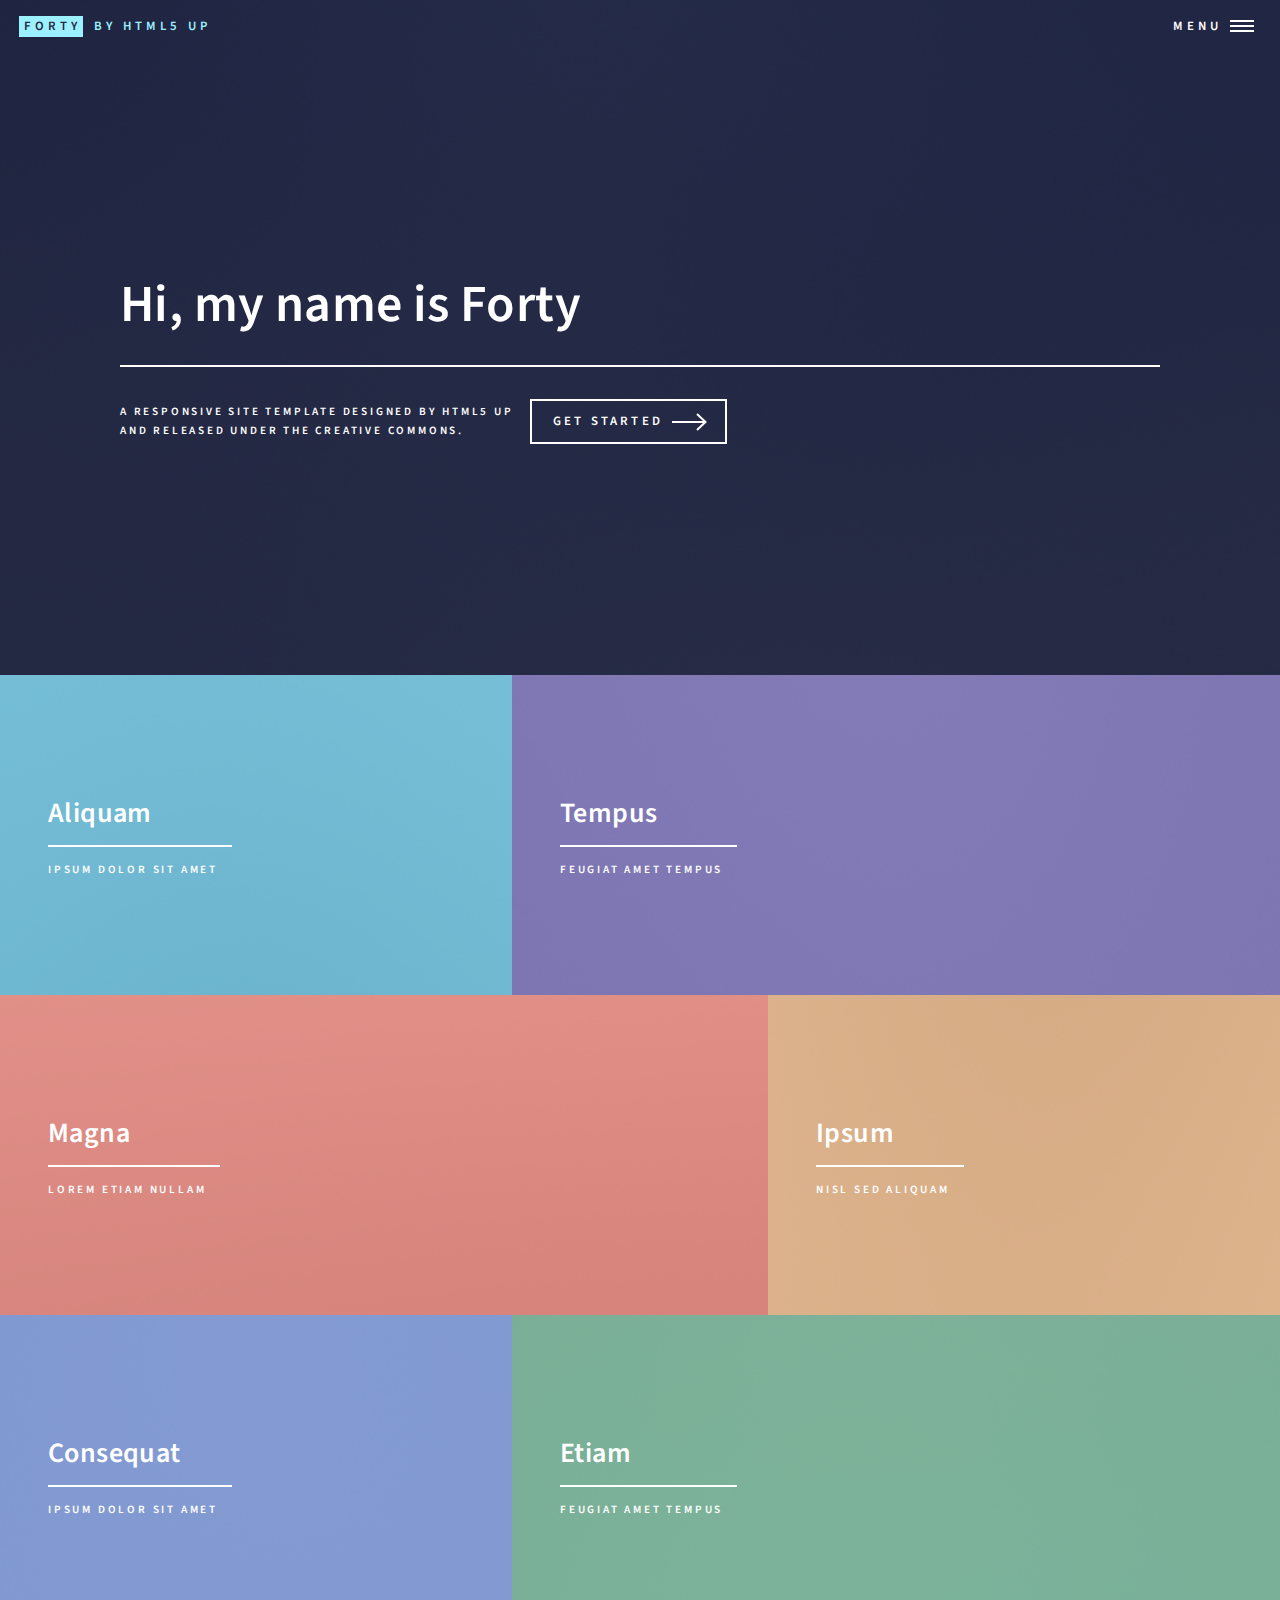
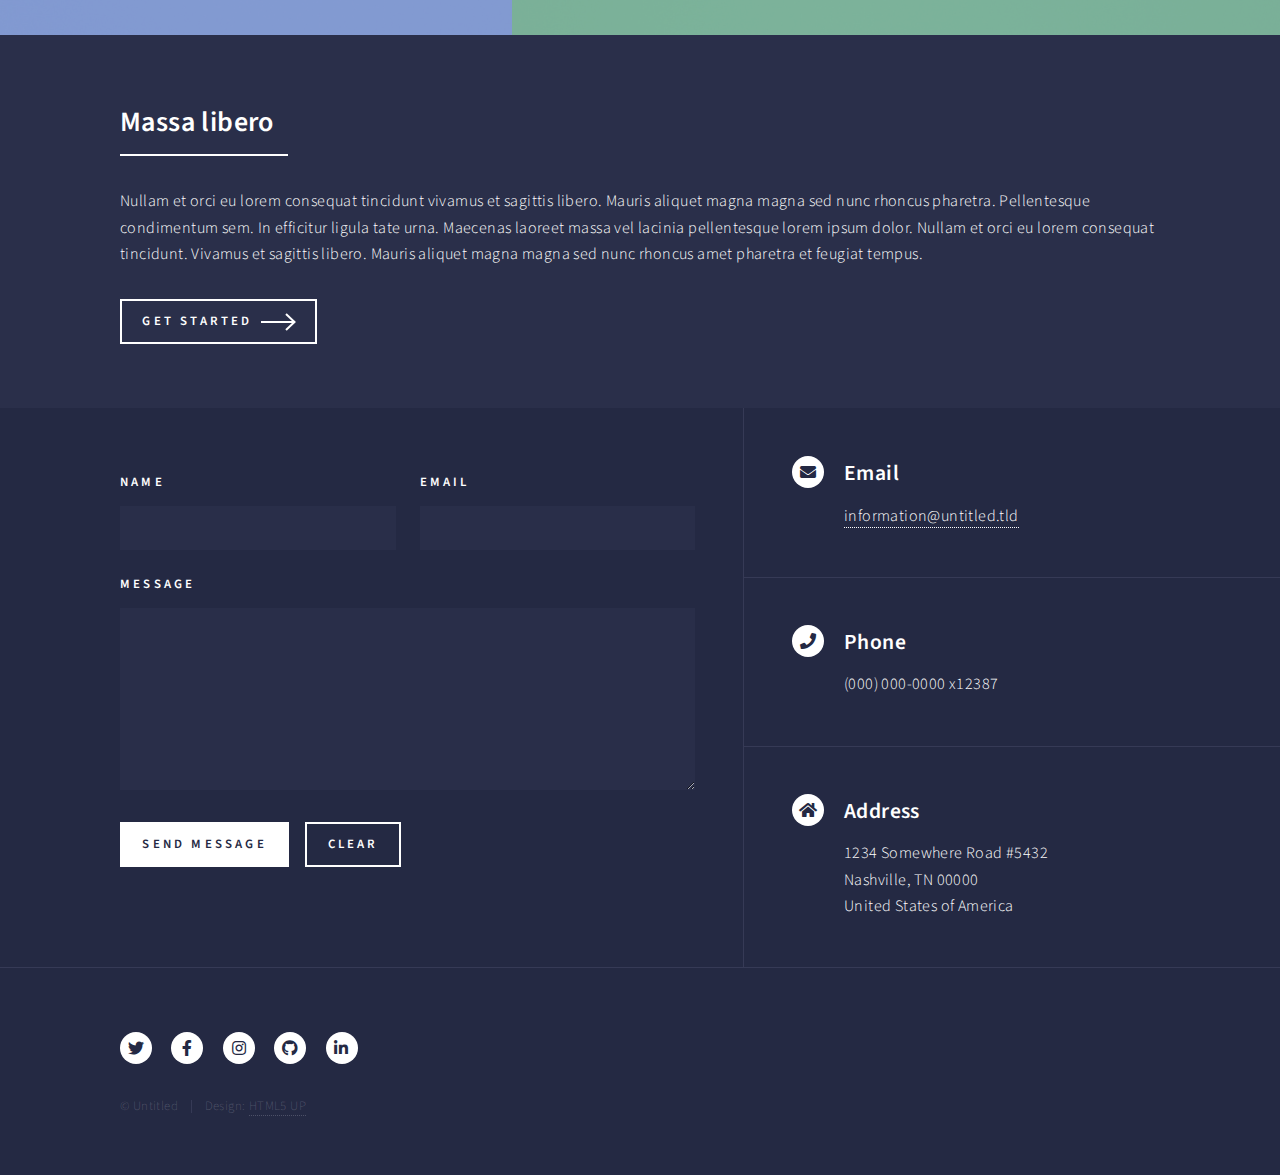
<file: html5up-forty/index.html>
<!DOCTYPE HTML>
<!--
	Forty by HTML5 UP
	html5up.net | @ajlkn
	Free for personal and commercial use under the CCA 3.0 license (html5up.net/license)
-->
<html>
	<head>
		<title>Forty by HTML5 UP</title>
		<meta charset="utf-8" />
		<meta name="viewport" content="width=device-width, initial-scale=1, user-scalable=no" />
		<link rel="stylesheet" href="assets/css/main.css" />
		<noscript><link rel="stylesheet" href="assets/css/noscript.css" /></noscript>
	</head>
	<body class="is-preload">

		<!-- Wrapper -->
			<div id="wrapper">

				<!-- Header -->
					<header id="header" class="alt">
						<a href="index.html" class="logo"><strong>Forty</strong> <span>by HTML5 UP</span></a>
						<nav>
							<a href="#menu">Menu</a>
						</nav>
					</header>

				<!-- Menu -->
					<nav id="menu">
						<ul class="links">
							<li><a href="index.html">Home</a></li>
							<li><a href="landing.html">Landing</a></li>
							<li><a href="generic.html">Generic</a></li>
							<li><a href="elements.html">Elements</a></li>
						</ul>
						<ul class="actions stacked">
							<li><a href="#" class="button primary fit">Get Started</a></li>
							<li><a href="#" class="button fit">Log In</a></li>
						</ul>
					</nav>

				<!-- Banner -->
					<section id="banner" class="major">
						<div class="inner">
							<header class="major">
								<h1>Hi, my name is Forty</h1>
							</header>
							<div class="content">
								<p>A responsive site template designed by HTML5 UP<br />
								and released under the Creative Commons.</p>
								<ul class="actions">
									<li><a href="#one" class="button next scrolly">Get Started</a></li>
								</ul>
							</div>
						</div>
					</section>

				<!-- Main -->
					<div id="main">

						<!-- One -->
							<section id="one" class="tiles">
								<article>
									<span class="image">
										<img src="images/pic01.jpg" alt="" />
									</span>
									<header class="major">
										<h3><a href="landing.html" class="link">Aliquam</a></h3>
										<p>Ipsum dolor sit amet</p>
									</header>
								</article>
								<article>
									<span class="image">
										<img src="images/pic02.jpg" alt="" />
									</span>
									<header class="major">
										<h3><a href="landing.html" class="link">Tempus</a></h3>
										<p>feugiat amet tempus</p>
									</header>
								</article>
								<article>
									<span class="image">
										<img src="images/pic03.jpg" alt="" />
									</span>
									<header class="major">
										<h3><a href="landing.html" class="link">Magna</a></h3>
										<p>Lorem etiam nullam</p>
									</header>
								</article>
								<article>
									<span class="image">
										<img src="images/pic04.jpg" alt="" />
									</span>
									<header class="major">
										<h3><a href="landing.html" class="link">Ipsum</a></h3>
										<p>Nisl sed aliquam</p>
									</header>
								</article>
								<article>
									<span class="image">
										<img src="images/pic05.jpg" alt="" />
									</span>
									<header class="major">
										<h3><a href="landing.html" class="link">Consequat</a></h3>
										<p>Ipsum dolor sit amet</p>
									</header>
								</article>
								<article>
									<span class="image">
										<img src="images/pic06.jpg" alt="" />
									</span>
									<header class="major">
										<h3><a href="landing.html" class="link">Etiam</a></h3>
										<p>Feugiat amet tempus</p>
									</header>
								</article>
							</section>

						<!-- Two -->
							<section id="two">
								<div class="inner">
									<header class="major">
										<h2>Massa libero</h2>
									</header>
									<p>Nullam et orci eu lorem consequat tincidunt vivamus et sagittis libero. Mauris aliquet magna magna sed nunc rhoncus pharetra. Pellentesque condimentum sem. In efficitur ligula tate urna. Maecenas laoreet massa vel lacinia pellentesque lorem ipsum dolor. Nullam et orci eu lorem consequat tincidunt. Vivamus et sagittis libero. Mauris aliquet magna magna sed nunc rhoncus amet pharetra et feugiat tempus.</p>
									<ul class="actions">
										<li><a href="landing.html" class="button next">Get Started</a></li>
									</ul>
								</div>
							</section>

					</div>

				<!-- Contact -->
					<section id="contact">
						<div class="inner">
							<section>
								<form method="post" action="#">
									<div class="fields">
										<div class="field half">
											<label for="name">Name</label>
											<input type="text" name="name" id="name" />
										</div>
										<div class="field half">
											<label for="email">Email</label>
											<input type="text" name="email" id="email" />
										</div>
										<div class="field">
											<label for="message">Message</label>
											<textarea name="message" id="message" rows="6"></textarea>
										</div>
									</div>
									<ul class="actions">
										<li><input type="submit" value="Send Message" class="primary" /></li>
										<li><input type="reset" value="Clear" /></li>
									</ul>
								</form>
							</section>
							<section class="split">
								<section>
									<div class="contact-method">
										<span class="icon solid alt fa-envelope"></span>
										<h3>Email</h3>
										<a href="#">information@untitled.tld</a>
									</div>
								</section>
								<section>
									<div class="contact-method">
										<span class="icon solid alt fa-phone"></span>
										<h3>Phone</h3>
										<span>(000) 000-0000 x12387</span>
									</div>
								</section>
								<section>
									<div class="contact-method">
										<span class="icon solid alt fa-home"></span>
										<h3>Address</h3>
										<span>1234 Somewhere Road #5432<br />
										Nashville, TN 00000<br />
										United States of America</span>
									</div>
								</section>
							</section>
						</div>
					</section>

				<!-- Footer -->
					<footer id="footer">
						<div class="inner">
							<ul class="icons">
								<li><a href="#" class="icon brands alt fa-twitter"><span class="label">Twitter</span></a></li>
								<li><a href="#" class="icon brands alt fa-facebook-f"><span class="label">Facebook</span></a></li>
								<li><a href="#" class="icon brands alt fa-instagram"><span class="label">Instagram</span></a></li>
								<li><a href="#" class="icon brands alt fa-github"><span class="label">GitHub</span></a></li>
								<li><a href="#" class="icon brands alt fa-linkedin-in"><span class="label">LinkedIn</span></a></li>
							</ul>
							<ul class="copyright">
								<li>&copy; Untitled</li><li>Design: <a href="https://html5up.net">HTML5 UP</a></li>
							</ul>
						</div>
					</footer>

			</div>

		<!-- Scripts -->
			<script src="assets/js/jquery.min.js"></script>
			<script src="assets/js/jquery.scrolly.min.js"></script>
			<script src="assets/js/jquery.scrollex.min.js"></script>
			<script src="assets/js/browser.min.js"></script>
			<script src="assets/js/breakpoints.min.js"></script>
			<script src="assets/js/util.js"></script>
			<script src="assets/js/main.js"></script>

	</body>
</html>
</file>
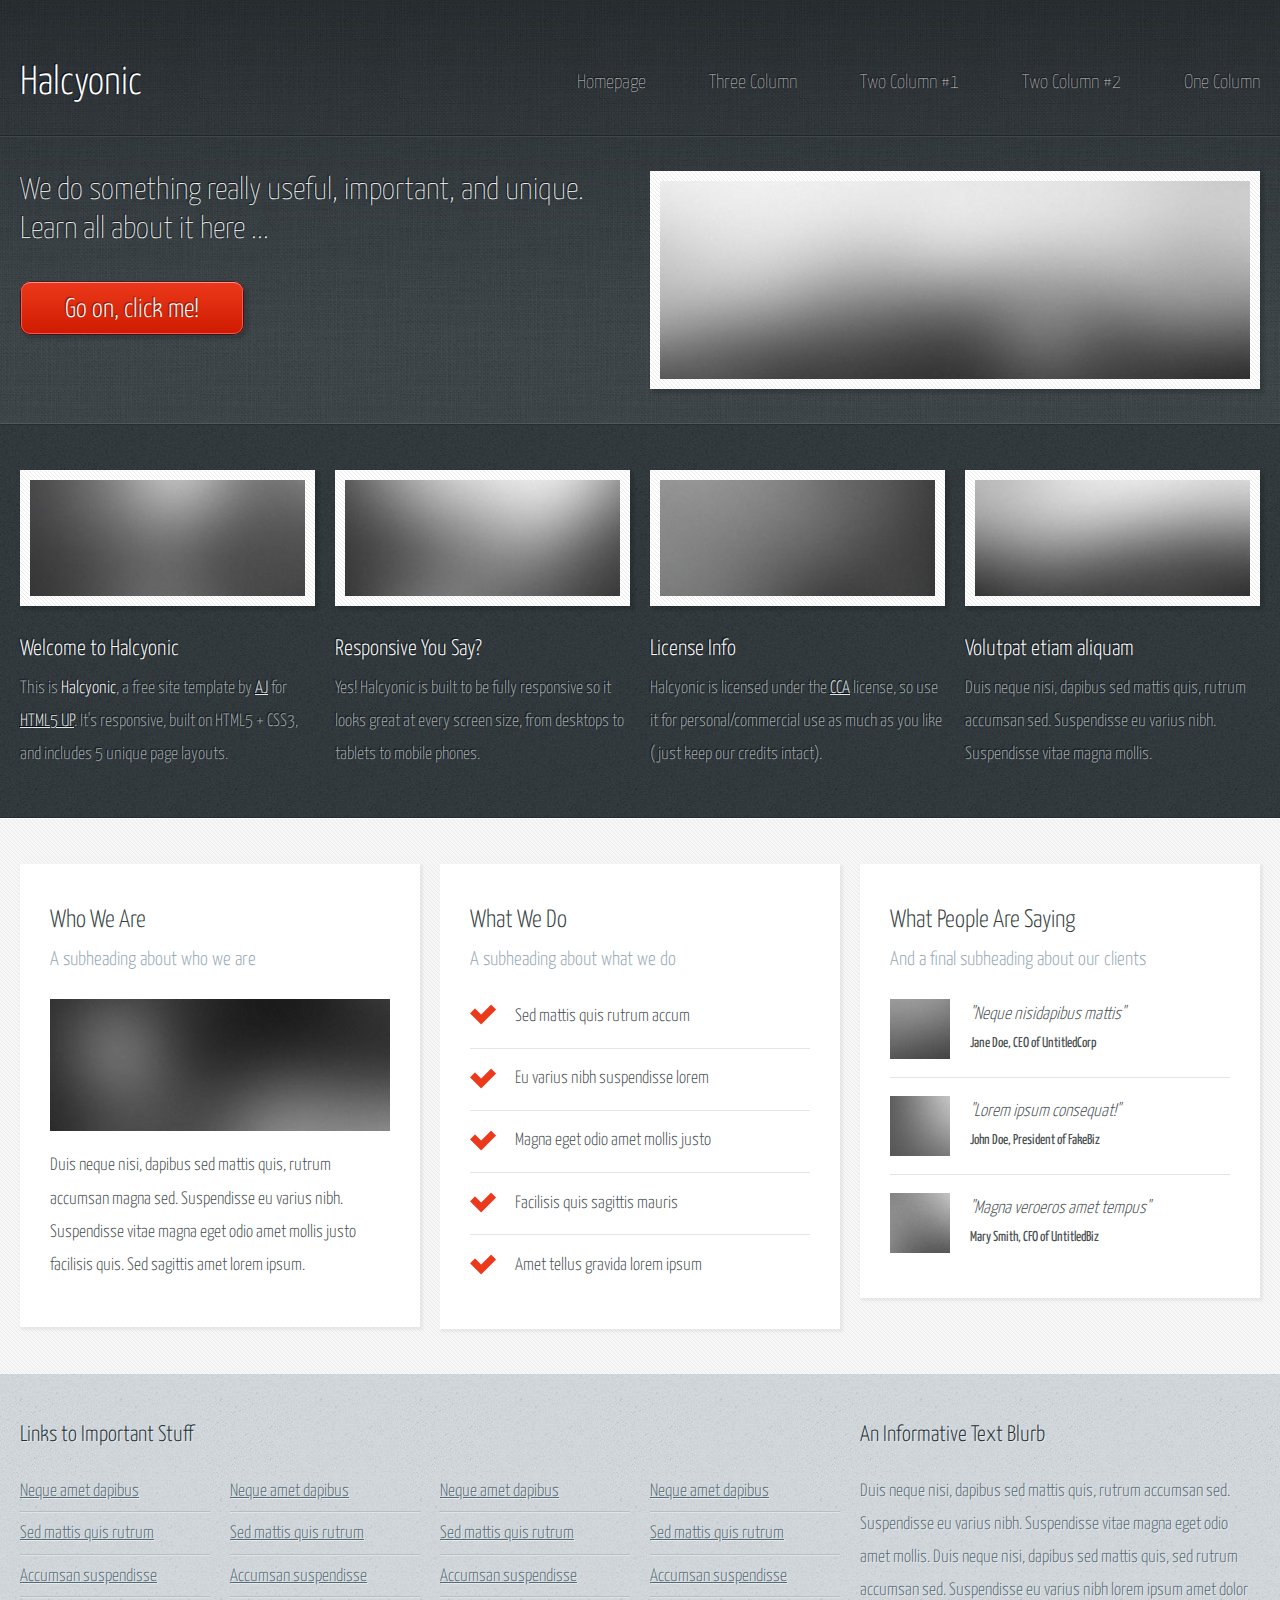
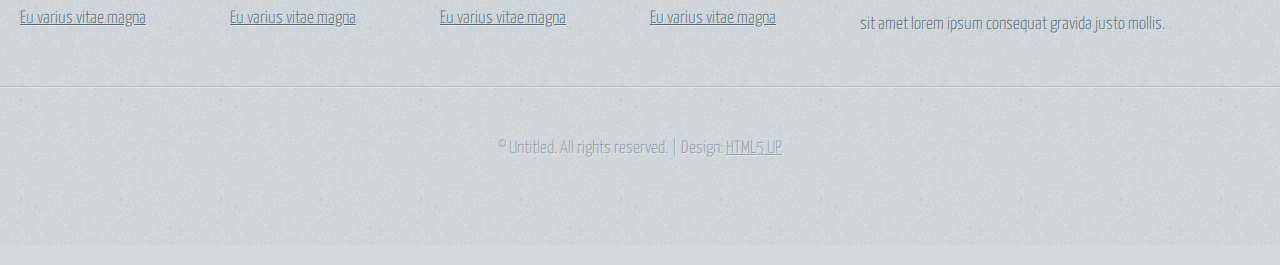
<file: html5up-halcyonic/index.html>
<!DOCTYPE HTML>
<!--
	Halcyonic by HTML5 UP
	html5up.net | @ajlkn
	Free for personal and commercial use under the CCA 3.0 license (html5up.net/license)
-->
<html>
	<head>
		<title>Halcyonic by HTML5 UP</title>
		<meta charset="utf-8" />
		<meta name="viewport" content="width=device-width, initial-scale=1, user-scalable=no" />
		<link rel="stylesheet" href="assets/css/main.css" />
	</head>
	<body>
		<div id="page-wrapper">

			<!-- Header -->
				<section id="header">
					<div class="container">
						<div class="row">
							<div class="col-12">

								<!-- Logo -->
									<h1><a href="index.html" id="logo">Halcyonic</a></h1>

								<!-- Nav -->
									<nav id="nav">
										<a href="index.html">Homepage</a>
										<a href="threecolumn.html">Three Column</a>
										<a href="twocolumn1.html">Two Column #1</a>
										<a href="twocolumn2.html">Two Column #2</a>
										<a href="onecolumn.html">One Column</a>
									</nav>

							</div>
						</div>
					</div>
					<div id="banner">
						<div class="container">
							<div class="row">
								<div class="col-6 col-12-medium">

									<!-- Banner Copy -->
										<p>We do something really useful, important, and unique. Learn all about it here ...</p>
										<a href="#" class="button-large">Go on, click me!</a>

								</div>
								<div class="col-6 col-12-medium imp-medium">

									<!-- Banner Image -->
										<a href="#" class="bordered-feature-image"><img src="images/banner.jpg" alt="" /></a>

								</div>
							</div>
						</div>
					</div>
				</section>

			<!-- Features -->
				<section id="features">
					<div class="container">
						<div class="row">
							<div class="col-3 col-6-medium col-12-small">

								<!-- Feature #1 -->
									<section>
										<a href="#" class="bordered-feature-image"><img src="images/pic01.jpg" alt="" /></a>
										<h2>Welcome to Halcyonic</h2>
										<p>
											This is <strong>Halcyonic</strong>, a free site template
											by <a href="http://twitter.com/ajlkn">AJ</a> for
											<a href="http://html5up.net">HTML5 UP</a>. It's responsive,
											built on HTML5 + CSS3, and includes 5 unique page layouts.
										</p>
									</section>

							</div>
							<div class="col-3 col-6-medium col-12-small">

								<!-- Feature #2 -->
									<section>
										<a href="#" class="bordered-feature-image"><img src="images/pic02.jpg" alt="" /></a>
										<h2>Responsive You Say?</h2>
										<p>
											Yes! Halcyonic is built to be fully responsive so it looks great
											at every screen size, from desktops to tablets to mobile phones.
										</p>
									</section>

							</div>
							<div class="col-3 col-6-medium col-12-small">

								<!-- Feature #3 -->
									<section>
										<a href="#" class="bordered-feature-image"><img src="images/pic03.jpg" alt="" /></a>
										<h2>License Info</h2>
										<p>
											Halcyonic is licensed under the <a href="http://html5up.net/license">CCA</a> license,
											so use it for personal/commercial use as much as you like (just keep
											our credits intact).
										</p>
									</section>

							</div>
							<div class="col-3 col-6-medium col-12-small">

								<!-- Feature #4 -->
									<section>
										<a href="#" class="bordered-feature-image"><img src="images/pic04.jpg" alt="" /></a>
										<h2>Volutpat etiam aliquam</h2>
										<p>
											Duis neque nisi, dapibus sed mattis quis, rutrum accumsan sed. Suspendisse
											eu varius nibh. Suspendisse vitae magna mollis.
										</p>
									</section>

							</div>
						</div>
					</div>
				</section>

			<!-- Content -->
				<section id="content">
					<div class="container">
						<div class="row aln-center">
							<div class="col-4 col-12-medium">

								<!-- Box #1 -->
									<section>
										<header>
											<h2>Who We Are</h2>
											<h3>A subheading about who we are</h3>
										</header>
										<a href="#" class="feature-image"><img src="images/pic05.jpg" alt="" /></a>
										<p>
											Duis neque nisi, dapibus sed mattis quis, rutrum accumsan magna sed.
											Suspendisse eu varius nibh. Suspendisse vitae magna eget odio amet mollis
											justo facilisis quis. Sed sagittis amet lorem ipsum.
										</p>
									</section>

							</div>
							<div class="col-4 col-6-medium col-12-small">

								<!-- Box #2 -->
									<section>
										<header>
											<h2>What We Do</h2>
											<h3>A subheading about what we do</h3>
										</header>
										<ul class="check-list">
											<li>Sed mattis quis rutrum accum</li>
											<li>Eu varius nibh suspendisse lorem</li>
											<li>Magna eget odio amet mollis justo</li>
											<li>Facilisis quis sagittis mauris</li>
											<li>Amet tellus gravida lorem ipsum</li>
										</ul>
									</section>

							</div>
							<div class="col-4 col-6-medium col-12-small">

								<!-- Box #3 -->
									<section>
										<header>
											<h2>What People Are Saying</h2>
											<h3>And a final subheading about our clients</h3>
										</header>
										<ul class="quote-list">
											<li>
												<img src="images/pic06.jpg" alt="" />
												<p>"Neque nisidapibus mattis"</p>
												<span>Jane Doe, CEO of UntitledCorp</span>
											</li>
											<li>
												<img src="images/pic07.jpg" alt="" />
												<p>"Lorem ipsum consequat!"</p>
												<span>John Doe, President of FakeBiz</span>
											</li>
											<li>
												<img src="images/pic08.jpg" alt="" />
												<p>"Magna veroeros amet tempus"</p>
												<span>Mary Smith, CFO of UntitledBiz</span>
											</li>
										</ul>
									</section>

							</div>
						</div>
					</div>
				</section>

			<!-- Footer -->
				<section id="footer">
					<div class="container">
						<div class="row">
							<div class="col-8 col-12-medium">

								<!-- Links -->
									<section>
										<h2>Links to Important Stuff</h2>
										<div>
											<div class="row">
												<div class="col-3 col-12-small">
													<ul class="link-list last-child">
														<li><a href="#">Neque amet dapibus</a></li>
														<li><a href="#">Sed mattis quis rutrum</a></li>
														<li><a href="#">Accumsan suspendisse</a></li>
														<li><a href="#">Eu varius vitae magna</a></li>
													</ul>
												</div>
												<div class="col-3 col-12-small">
													<ul class="link-list last-child">
														<li><a href="#">Neque amet dapibus</a></li>
														<li><a href="#">Sed mattis quis rutrum</a></li>
														<li><a href="#">Accumsan suspendisse</a></li>
														<li><a href="#">Eu varius vitae magna</a></li>
													</ul>
												</div>
												<div class="col-3 col-12-small">
													<ul class="link-list last-child">
														<li><a href="#">Neque amet dapibus</a></li>
														<li><a href="#">Sed mattis quis rutrum</a></li>
														<li><a href="#">Accumsan suspendisse</a></li>
														<li><a href="#">Eu varius vitae magna</a></li>
													</ul>
												</div>
												<div class="col-3 col-12-small">
													<ul class="link-list last-child">
														<li><a href="#">Neque amet dapibus</a></li>
														<li><a href="#">Sed mattis quis rutrum</a></li>
														<li><a href="#">Accumsan suspendisse</a></li>
														<li><a href="#">Eu varius vitae magna</a></li>
													</ul>
												</div>
											</div>
										</div>
									</section>

							</div>
							<div class="col-4 col-12-medium imp-medium">

								<!-- Blurb -->
									<section>
										<h2>An Informative Text Blurb</h2>
										<p>
											Duis neque nisi, dapibus sed mattis quis, rutrum accumsan sed. Suspendisse eu
											varius nibh. Suspendisse vitae magna eget odio amet mollis. Duis neque nisi,
											dapibus sed mattis quis, sed rutrum accumsan sed. Suspendisse eu varius nibh
											lorem ipsum amet dolor sit amet lorem ipsum consequat gravida justo mollis.
										</p>
									</section>

							</div>
						</div>
					</div>
				</section>

			<!-- Copyright -->
				<div id="copyright">
					&copy; Untitled. All rights reserved. | Design: <a href="http://html5up.net">HTML5 UP</a>
				</div>

		</div>

		<!-- Scripts -->
			<script src="assets/js/jquery.min.js"></script>
			<script src="assets/js/browser.min.js"></script>
			<script src="assets/js/breakpoints.min.js"></script>
			<script src="assets/js/util.js"></script>
			<script src="assets/js/main.js"></script>

	</body>
</html>
</file>
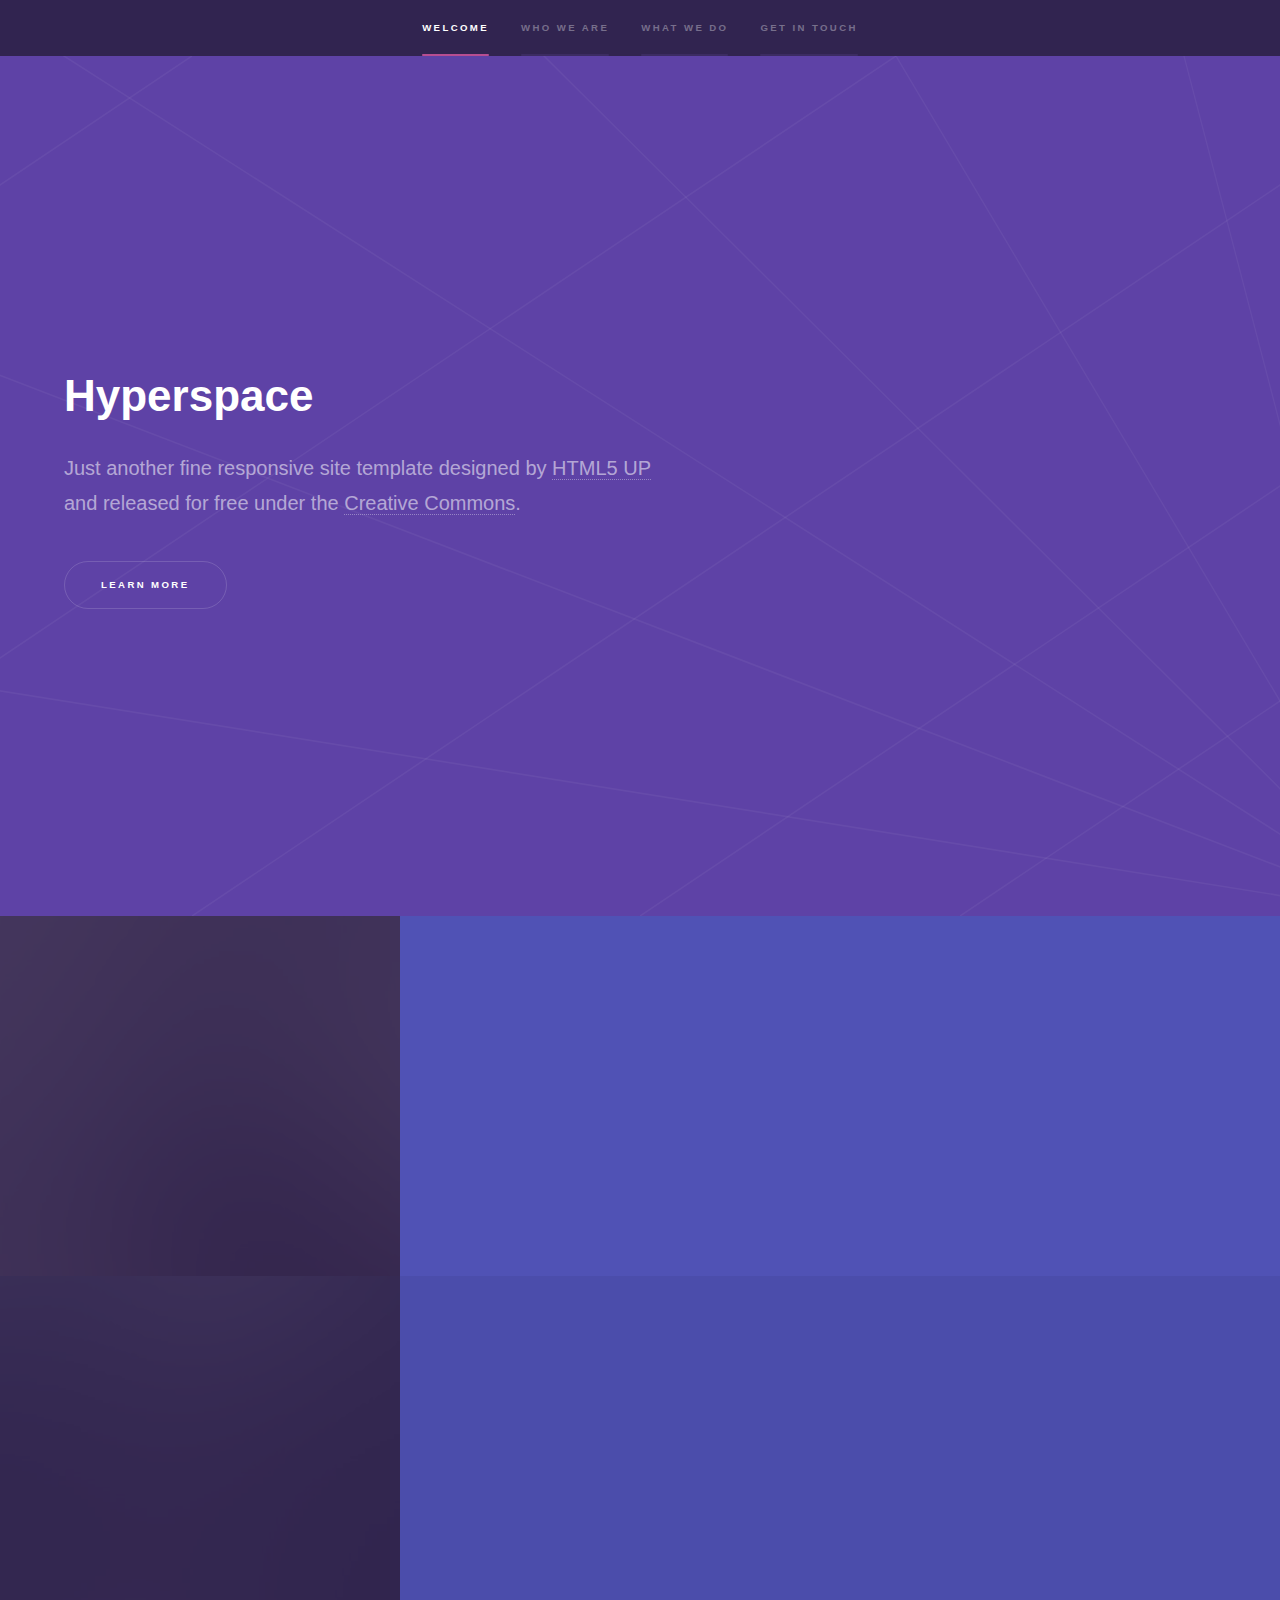
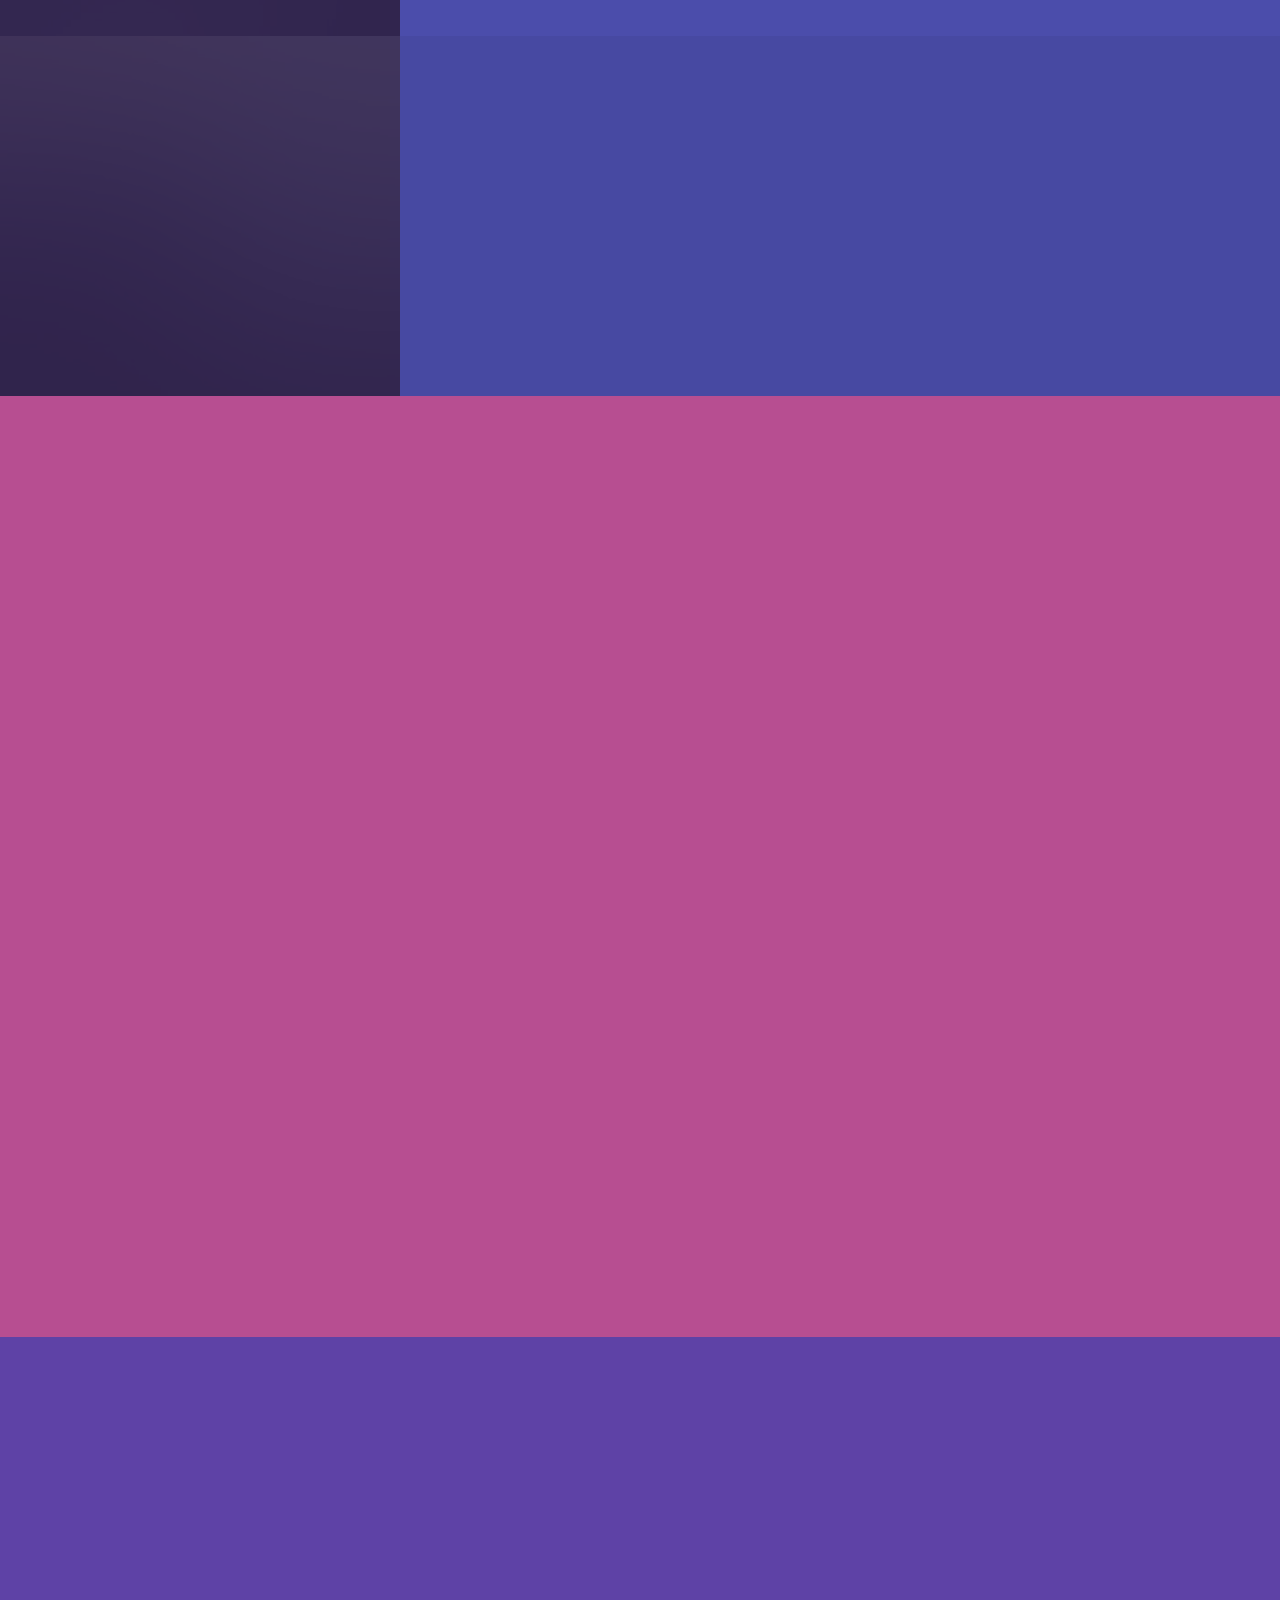
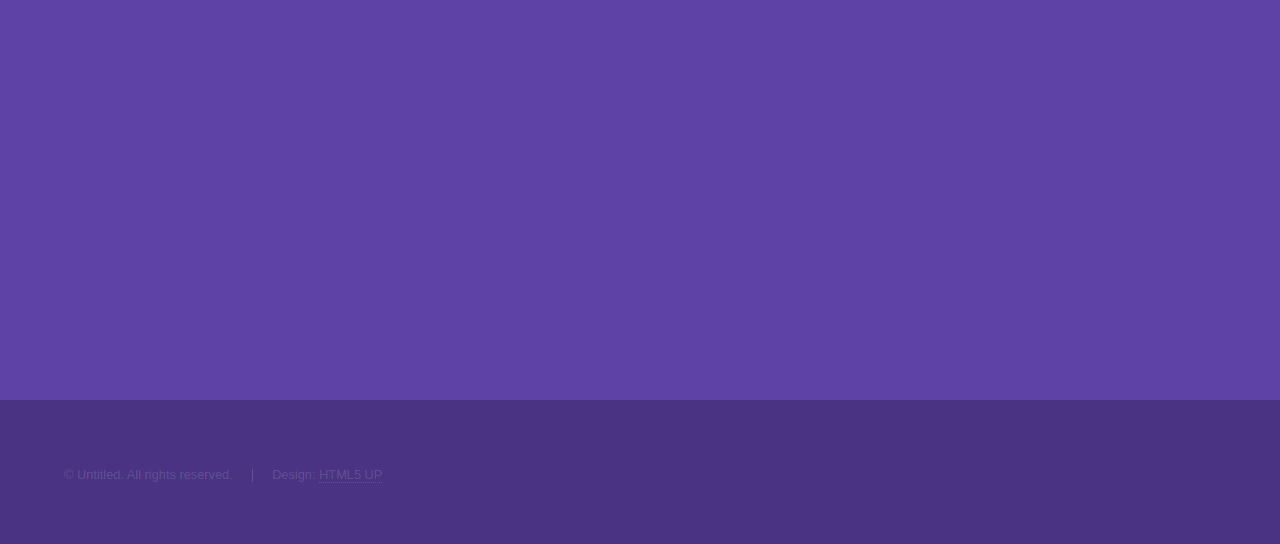
<file: html5up-hyperspace/index.html>
<!DOCTYPE HTML>
<!--
	Hyperspace by HTML5 UP
	html5up.net | @ajlkn
	Free for personal and commercial use under the CCA 3.0 license (html5up.net/license)
-->
<html>
	<head>
		<title>Hyperspace by HTML5 UP</title>
		<meta charset="utf-8" />
		<meta name="viewport" content="width=device-width, initial-scale=1, user-scalable=no" />
		<link rel="stylesheet" href="assets/css/main.css" />
		<noscript><link rel="stylesheet" href="assets/css/noscript.css" /></noscript>
	</head>
	<body class="is-preload">

		<!-- Sidebar -->
			<section id="sidebar">
				<div class="inner">
					<nav>
						<ul>
							<li><a href="#intro">Welcome</a></li>
							<li><a href="#one">Who we are</a></li>
							<li><a href="#two">What we do</a></li>
							<li><a href="#three">Get in touch</a></li>
						</ul>
					</nav>
				</div>
			</section>

		<!-- Wrapper -->
			<div id="wrapper">

				<!-- Intro -->
					<section id="intro" class="wrapper style1 fullscreen fade-up">
						<div class="inner">
							<h1>Hyperspace</h1>
							<p>Just another fine responsive site template designed by <a href="http://html5up.net">HTML5 UP</a><br />
							and released for free under the <a href="http://html5up.net/license">Creative Commons</a>.</p>
							<ul class="actions">
								<li><a href="#one" class="button scrolly">Learn more</a></li>
							</ul>
						</div>
					</section>

				<!-- One -->
					<section id="one" class="wrapper style2 spotlights">
						<section>
							<a href="#" class="image"><img src="images/pic01.jpg" alt="" data-position="center center" /></a>
							<div class="content">
								<div class="inner">
									<h2>Sed ipsum dolor</h2>
									<p>Phasellus convallis elit id ullamcorper pulvinar. Duis aliquam turpis mauris, eu ultricies erat malesuada quis. Aliquam dapibus.</p>
									<ul class="actions">
										<li><a href="generic.html" class="button">Learn more</a></li>
									</ul>
								</div>
							</div>
						</section>
						<section>
							<a href="#" class="image"><img src="images/pic02.jpg" alt="" data-position="top center" /></a>
							<div class="content">
								<div class="inner">
									<h2>Feugiat consequat</h2>
									<p>Phasellus convallis elit id ullamcorper pulvinar. Duis aliquam turpis mauris, eu ultricies erat malesuada quis. Aliquam dapibus.</p>
									<ul class="actions">
										<li><a href="generic.html" class="button">Learn more</a></li>
									</ul>
								</div>
							</div>
						</section>
						<section>
							<a href="#" class="image"><img src="images/pic03.jpg" alt="" data-position="25% 25%" /></a>
							<div class="content">
								<div class="inner">
									<h2>Ultricies aliquam</h2>
									<p>Phasellus convallis elit id ullamcorper pulvinar. Duis aliquam turpis mauris, eu ultricies erat malesuada quis. Aliquam dapibus.</p>
									<ul class="actions">
										<li><a href="generic.html" class="button">Learn more</a></li>
									</ul>
								</div>
							</div>
						</section>
					</section>

				<!-- Two -->
					<section id="two" class="wrapper style3 fade-up">
						<div class="inner">
							<h2>What we do</h2>
							<p>Phasellus convallis elit id ullamcorper pulvinar. Duis aliquam turpis mauris, eu ultricies erat malesuada quis. Aliquam dapibus, lacus eget hendrerit bibendum, urna est aliquam sem, sit amet imperdiet est velit quis lorem.</p>
							<div class="features">
								<section>
									<span class="icon solid major fa-code"></span>
									<h3>Lorem ipsum amet</h3>
									<p>Phasellus convallis elit id ullam corper amet et pulvinar. Duis aliquam turpis mauris, sed ultricies erat dapibus.</p>
								</section>
								<section>
									<span class="icon solid major fa-lock"></span>
									<h3>Aliquam sed nullam</h3>
									<p>Phasellus convallis elit id ullam corper amet et pulvinar. Duis aliquam turpis mauris, sed ultricies erat dapibus.</p>
								</section>
								<section>
									<span class="icon solid major fa-cog"></span>
									<h3>Sed erat ullam corper</h3>
									<p>Phasellus convallis elit id ullam corper amet et pulvinar. Duis aliquam turpis mauris, sed ultricies erat dapibus.</p>
								</section>
								<section>
									<span class="icon solid major fa-desktop"></span>
									<h3>Veroeros quis lorem</h3>
									<p>Phasellus convallis elit id ullam corper amet et pulvinar. Duis aliquam turpis mauris, sed ultricies erat dapibus.</p>
								</section>
								<section>
									<span class="icon solid major fa-link"></span>
									<h3>Urna quis bibendum</h3>
									<p>Phasellus convallis elit id ullam corper amet et pulvinar. Duis aliquam turpis mauris, sed ultricies erat dapibus.</p>
								</section>
								<section>
									<span class="icon major fa-gem"></span>
									<h3>Aliquam urna dapibus</h3>
									<p>Phasellus convallis elit id ullam corper amet et pulvinar. Duis aliquam turpis mauris, sed ultricies erat dapibus.</p>
								</section>
							</div>
							<ul class="actions">
								<li><a href="generic.html" class="button">Learn more</a></li>
							</ul>
						</div>
					</section>

				<!-- Three -->
					<section id="three" class="wrapper style1 fade-up">
						<div class="inner">
							<h2>Get in touch</h2>
							<p>Phasellus convallis elit id ullamcorper pulvinar. Duis aliquam turpis mauris, eu ultricies erat malesuada quis. Aliquam dapibus, lacus eget hendrerit bibendum, urna est aliquam sem, sit amet imperdiet est velit quis lorem.</p>
							<div class="split style1">
								<section>
									<form method="post" action="#">
										<div class="fields">
											<div class="field half">
												<label for="name">Name</label>
												<input type="text" name="name" id="name" />
											</div>
											<div class="field half">
												<label for="email">Email</label>
												<input type="text" name="email" id="email" />
											</div>
											<div class="field">
												<label for="message">Message</label>
												<textarea name="message" id="message" rows="5"></textarea>
											</div>
										</div>
										<ul class="actions">
											<li><a href="" class="button submit">Send Message</a></li>
										</ul>
									</form>
								</section>
								<section>
									<ul class="contact">
										<li>
											<h3>Address</h3>
											<span>12345 Somewhere Road #654<br />
											Nashville, TN 00000-0000<br />
											USA</span>
										</li>
										<li>
											<h3>Email</h3>
											<a href="#">user@untitled.tld</a>
										</li>
										<li>
											<h3>Phone</h3>
											<span>(000) 000-0000</span>
										</li>
										<li>
											<h3>Social</h3>
											<ul class="icons">
												<li><a href="#" class="icon brands fa-twitter"><span class="label">Twitter</span></a></li>
												<li><a href="#" class="icon brands fa-facebook-f"><span class="label">Facebook</span></a></li>
												<li><a href="#" class="icon brands fa-github"><span class="label">GitHub</span></a></li>
												<li><a href="#" class="icon brands fa-instagram"><span class="label">Instagram</span></a></li>
												<li><a href="#" class="icon brands fa-linkedin-in"><span class="label">LinkedIn</span></a></li>
											</ul>
										</li>
									</ul>
								</section>
							</div>
						</div>
					</section>

			</div>

		<!-- Footer -->
			<footer id="footer" class="wrapper style1-alt">
				<div class="inner">
					<ul class="menu">
						<li>&copy; Untitled. All rights reserved.</li><li>Design: <a href="http://html5up.net">HTML5 UP</a></li>
					</ul>
				</div>
			</footer>

		<!-- Scripts -->
			<script src="assets/js/jquery.min.js"></script>
			<script src="assets/js/jquery.scrollex.min.js"></script>
			<script src="assets/js/jquery.scrolly.min.js"></script>
			<script src="assets/js/browser.min.js"></script>
			<script src="assets/js/breakpoints.min.js"></script>
			<script src="assets/js/util.js"></script>
			<script src="assets/js/main.js"></script>

	</body>
</html>
</file>
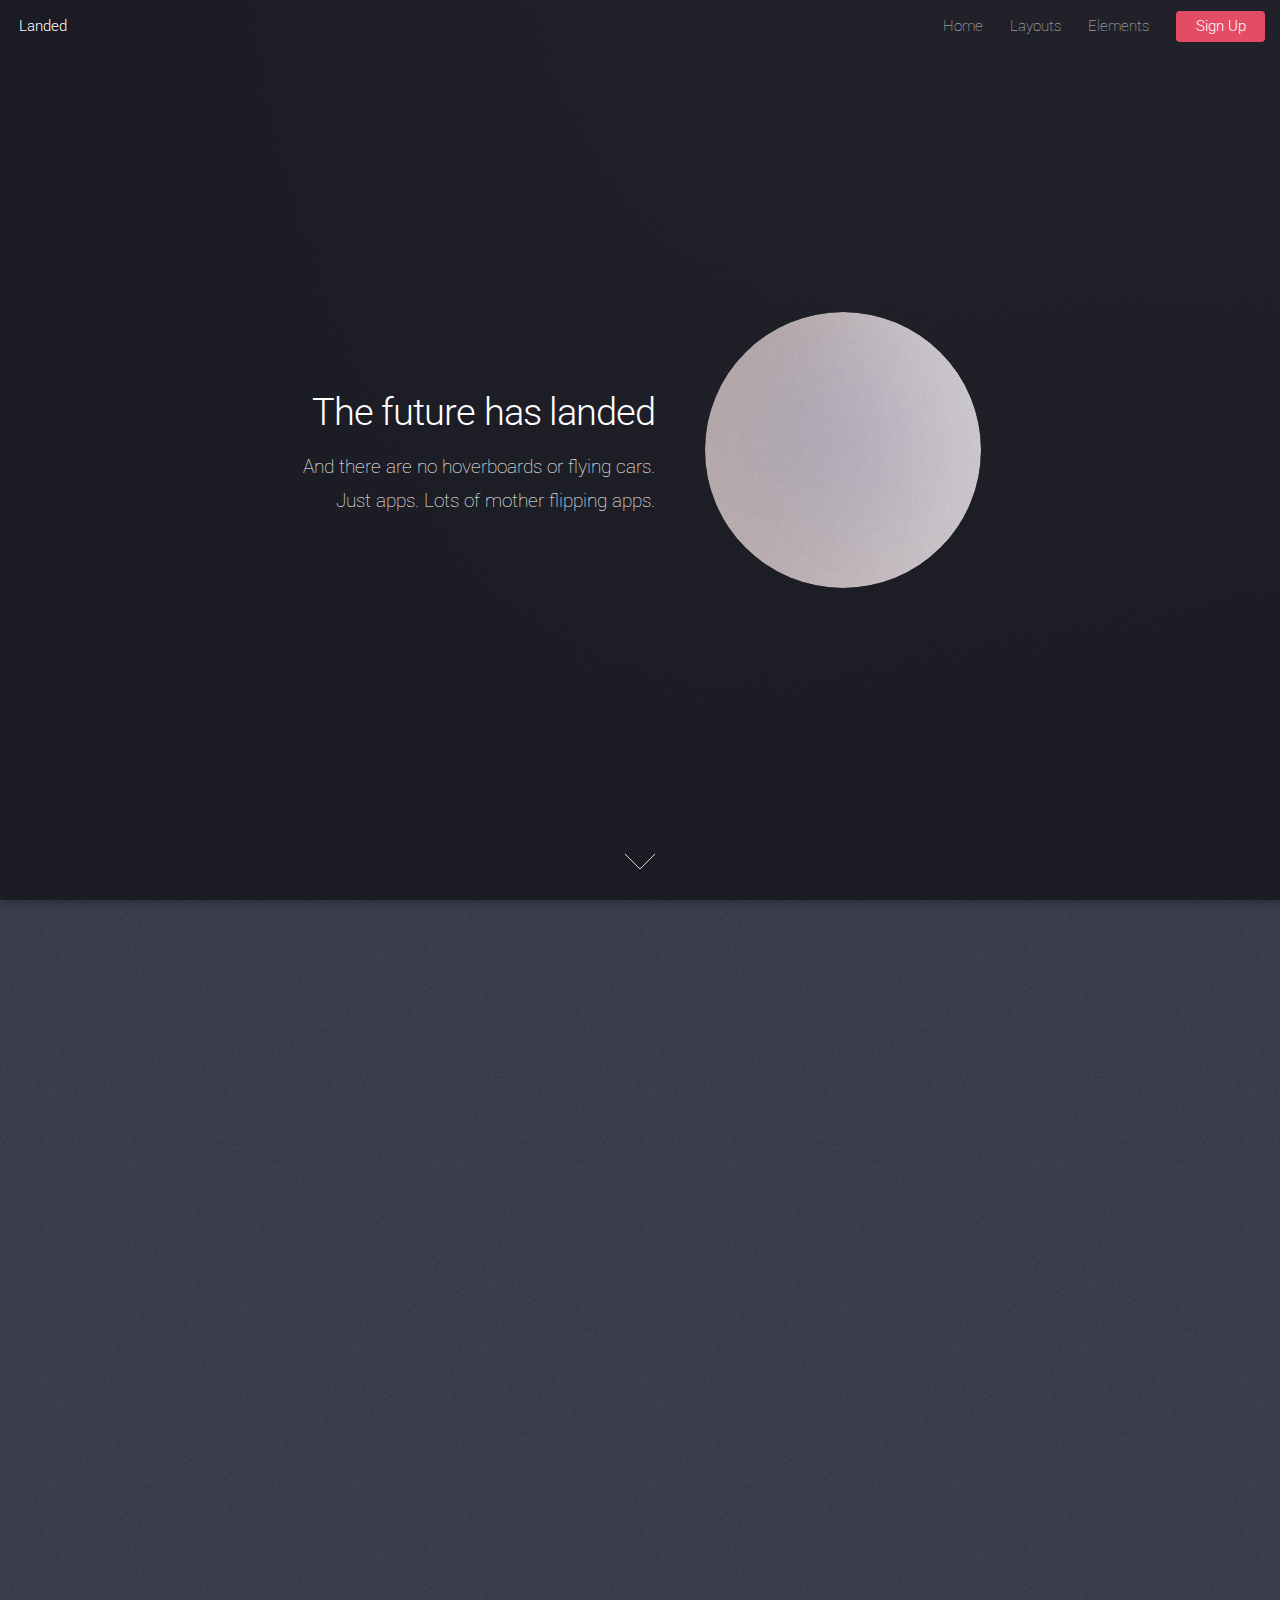
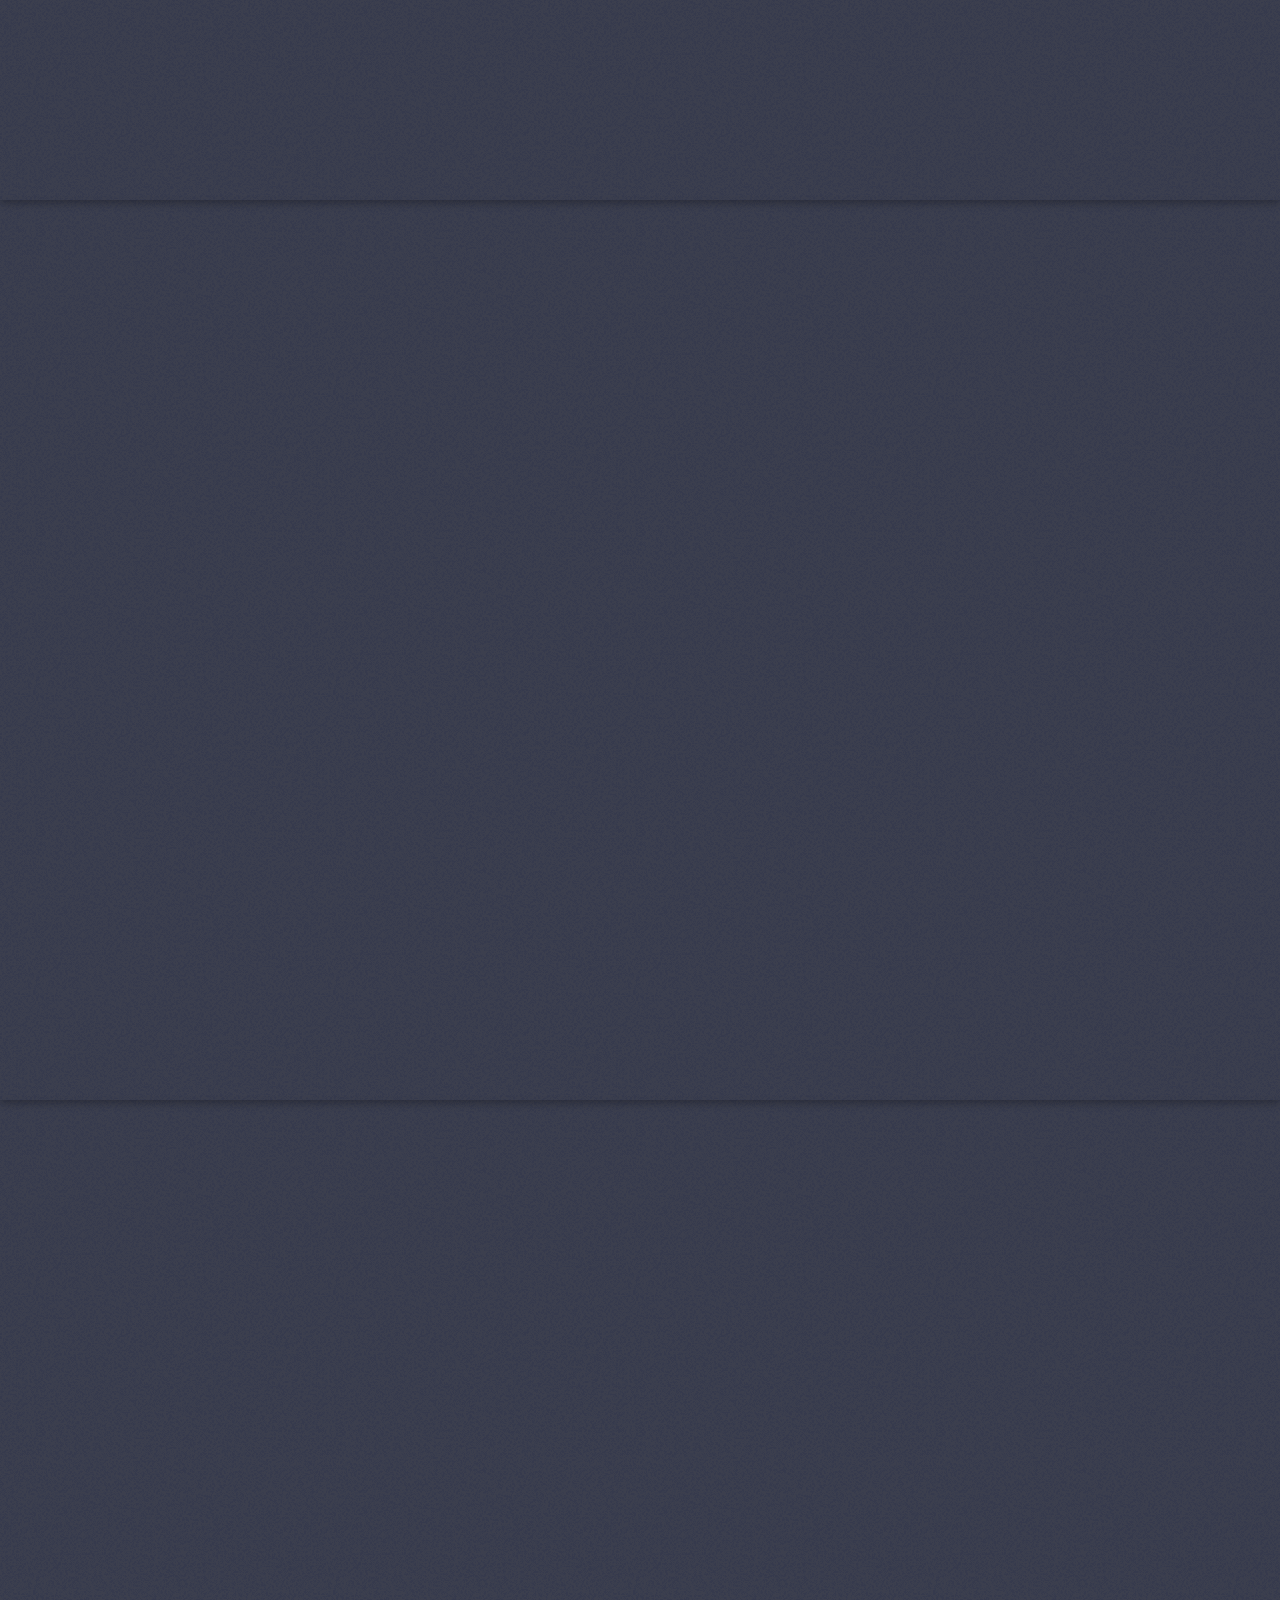
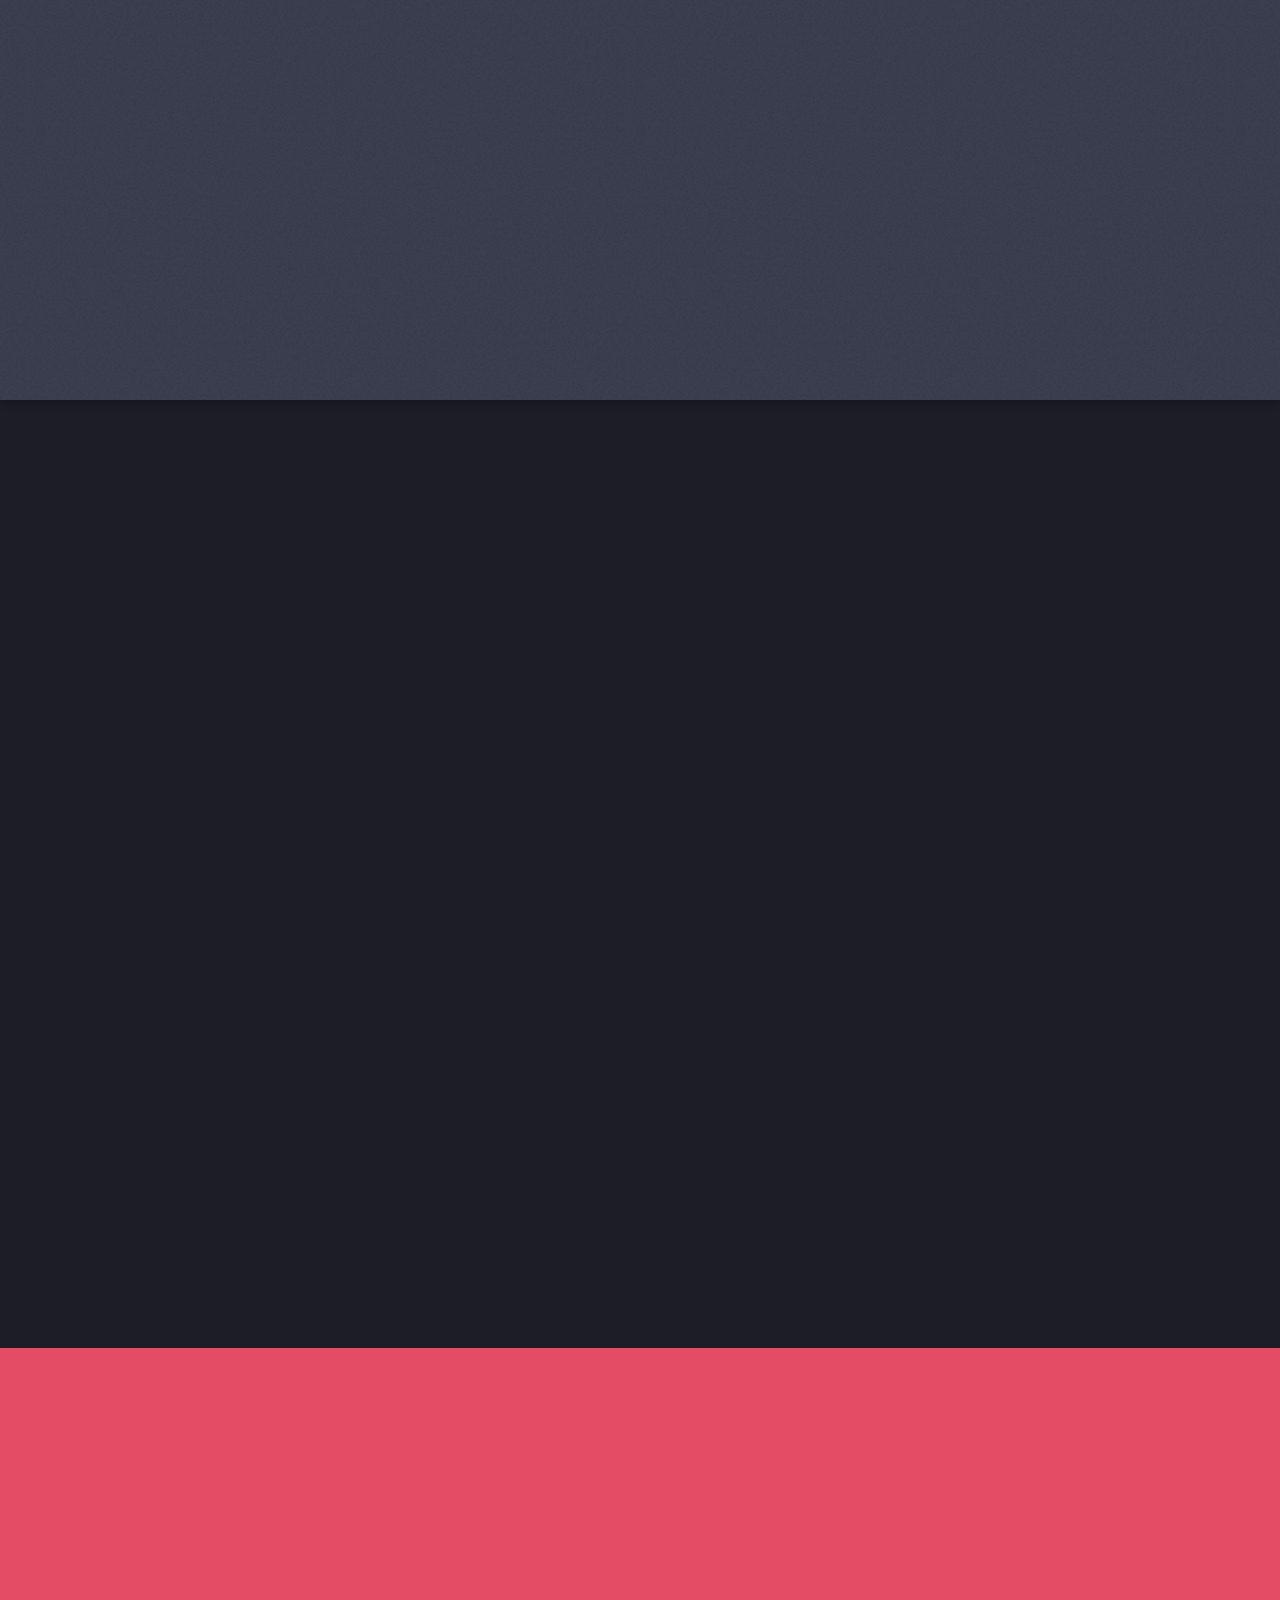
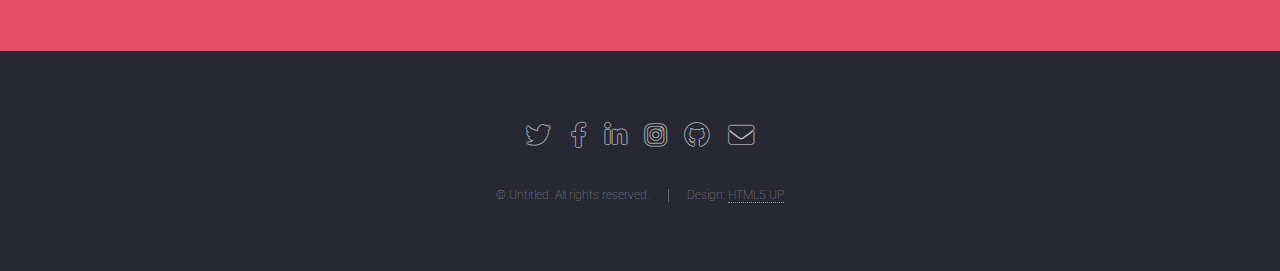
<file: html5up-landed/index.html>
<!DOCTYPE HTML>
<!--
	Landed by HTML5 UP
	html5up.net | @ajlkn
	Free for personal and commercial use under the CCA 3.0 license (html5up.net/license)
-->
<html>
	<head>
		<title>Landed by HTML5 UP</title>
		<meta charset="utf-8" />
		<meta name="viewport" content="width=device-width, initial-scale=1, user-scalable=no" />
		<link rel="stylesheet" href="assets/css/main.css" />
		<noscript><link rel="stylesheet" href="assets/css/noscript.css" /></noscript>
	</head>
	<body class="is-preload landing">
		<div id="page-wrapper">

			<!-- Header -->
				<header id="header">
					<h1 id="logo"><a href="index.html">Landed</a></h1>
					<nav id="nav">
						<ul>
							<li><a href="index.html">Home</a></li>
							<li>
								<a href="#">Layouts</a>
								<ul>
									<li><a href="left-sidebar.html">Left Sidebar</a></li>
									<li><a href="right-sidebar.html">Right Sidebar</a></li>
									<li><a href="no-sidebar.html">No Sidebar</a></li>
									<li>
										<a href="#">Submenu</a>
										<ul>
											<li><a href="#">Option 1</a></li>
											<li><a href="#">Option 2</a></li>
											<li><a href="#">Option 3</a></li>
											<li><a href="#">Option 4</a></li>
										</ul>
									</li>
								</ul>
							</li>
							<li><a href="elements.html">Elements</a></li>
							<li><a href="#" class="button primary">Sign Up</a></li>
						</ul>
					</nav>
				</header>

			<!-- Banner -->
				<section id="banner">
					<div class="content">
						<header>
							<h2>The future has landed</h2>
							<p>And there are no hoverboards or flying cars.<br />
							Just apps. Lots of mother flipping apps.</p>
						</header>
						<span class="image"><img src="images/pic01.jpg" alt="" /></span>
					</div>
					<a href="#one" class="goto-next scrolly">Next</a>
				</section>

			<!-- One -->
				<section id="one" class="spotlight style1 bottom">
					<span class="image fit main"><img src="images/pic02.jpg" alt="" /></span>
					<div class="content">
						<div class="container">
							<div class="row">
								<div class="col-4 col-12-medium">
									<header>
										<h2>Odio faucibus ipsum integer consequat</h2>
										<p>Nascetur eu nibh vestibulum amet gravida nascetur praesent</p>
									</header>
								</div>
								<div class="col-4 col-12-medium">
									<p>Feugiat accumsan lorem eu ac lorem amet sed accumsan donec.
									Blandit orci porttitor semper. Arcu phasellus tortor enim mi
									nisi praesent dolor adipiscing. Integer mi sed nascetur cep aliquet
									augue varius tempus lobortis porttitor accumsan consequat
									adipiscing lorem dolor.</p>
								</div>
								<div class="col-4 col-12-medium">
									<p>Morbi enim nascetur et placerat lorem sed iaculis neque ante
									adipiscing adipiscing metus massa. Blandit orci porttitor semper.
									Arcu phasellus tortor enim mi mi nisi praesent adipiscing. Integer
									mi sed nascetur cep aliquet augue varius tempus. Feugiat lorem
									ipsum dolor nullam.</p>
								</div>
							</div>
						</div>
					</div>
					<a href="#two" class="goto-next scrolly">Next</a>
				</section>

			<!-- Two -->
				<section id="two" class="spotlight style2 right">
					<span class="image fit main"><img src="images/pic03.jpg" alt="" /></span>
					<div class="content">
						<header>
							<h2>Interdum amet non magna accumsan</h2>
							<p>Nunc commodo accumsan eget id nisi eu col volutpat magna</p>
						</header>
						<p>Feugiat accumsan lorem eu ac lorem amet ac arcu phasellus tortor enim mi mi nisi praesent adipiscing. Integer mi sed nascetur cep aliquet augue varius tempus lobortis porttitor lorem et accumsan consequat adipiscing lorem.</p>
						<ul class="actions">
							<li><a href="#" class="button">Learn More</a></li>
						</ul>
					</div>
					<a href="#three" class="goto-next scrolly">Next</a>
				</section>

			<!-- Three -->
				<section id="three" class="spotlight style3 left">
					<span class="image fit main bottom"><img src="images/pic04.jpg" alt="" /></span>
					<div class="content">
						<header>
							<h2>Interdum felis blandit praesent sed augue</h2>
							<p>Accumsan integer ultricies aliquam vel massa sapien phasellus</p>
						</header>
						<p>Feugiat accumsan lorem eu ac lorem amet ac arcu phasellus tortor enim mi mi nisi praesent adipiscing. Integer mi sed nascetur cep aliquet augue varius tempus lobortis porttitor lorem et accumsan consequat adipiscing lorem.</p>
						<ul class="actions">
							<li><a href="#" class="button">Learn More</a></li>
						</ul>
					</div>
					<a href="#four" class="goto-next scrolly">Next</a>
				</section>

			<!-- Four -->
				<section id="four" class="wrapper style1 special fade-up">
					<div class="container">
						<header class="major">
							<h2>Accumsan sed tempus adipiscing blandit</h2>
							<p>Iaculis ac volutpat vis non enim gravida nisi faucibus posuere arcu consequat</p>
						</header>
						<div class="box alt">
							<div class="row gtr-uniform">
								<section class="col-4 col-6-medium col-12-xsmall">
									<span class="icon solid alt major fa-chart-area"></span>
									<h3>Ipsum sed commodo</h3>
									<p>Feugiat accumsan lorem eu ac lorem amet accumsan donec. Blandit orci porttitor.</p>
								</section>
								<section class="col-4 col-6-medium col-12-xsmall">
									<span class="icon solid alt major fa-comment"></span>
									<h3>Eleifend lorem ornare</h3>
									<p>Feugiat accumsan lorem eu ac lorem amet accumsan donec. Blandit orci porttitor.</p>
								</section>
								<section class="col-4 col-6-medium col-12-xsmall">
									<span class="icon solid alt major fa-flask"></span>
									<h3>Cubilia cep lobortis</h3>
									<p>Feugiat accumsan lorem eu ac lorem amet accumsan donec. Blandit orci porttitor.</p>
								</section>
								<section class="col-4 col-6-medium col-12-xsmall">
									<span class="icon solid alt major fa-paper-plane"></span>
									<h3>Non semper interdum</h3>
									<p>Feugiat accumsan lorem eu ac lorem amet accumsan donec. Blandit orci porttitor.</p>
								</section>
								<section class="col-4 col-6-medium col-12-xsmall">
									<span class="icon solid alt major fa-file"></span>
									<h3>Odio laoreet accumsan</h3>
									<p>Feugiat accumsan lorem eu ac lorem amet accumsan donec. Blandit orci porttitor.</p>
								</section>
								<section class="col-4 col-6-medium col-12-xsmall">
									<span class="icon solid alt major fa-lock"></span>
									<h3>Massa arcu accumsan</h3>
									<p>Feugiat accumsan lorem eu ac lorem amet accumsan donec. Blandit orci porttitor.</p>
								</section>
							</div>
						</div>
						<footer class="major">
							<ul class="actions special">
								<li><a href="#" class="button">Magna sed feugiat</a></li>
							</ul>
						</footer>
					</div>
				</section>

			<!-- Five -->
				<section id="five" class="wrapper style2 special fade">
					<div class="container">
						<header>
							<h2>Magna faucibus lorem diam</h2>
							<p>Ante metus praesent faucibus ante integer id accumsan eleifend</p>
						</header>
						<form method="post" action="#" class="cta">
							<div class="row gtr-uniform gtr-50">
								<div class="col-8 col-12-xsmall"><input type="email" name="email" id="email" placeholder="Your Email Address" /></div>
								<div class="col-4 col-12-xsmall"><input type="submit" value="Get Started" class="fit primary" /></div>
							</div>
						</form>
					</div>
				</section>

			<!-- Footer -->
				<footer id="footer">
					<ul class="icons">
						<li><a href="#" class="icon brands alt fa-twitter"><span class="label">Twitter</span></a></li>
						<li><a href="#" class="icon brands alt fa-facebook-f"><span class="label">Facebook</span></a></li>
						<li><a href="#" class="icon brands alt fa-linkedin-in"><span class="label">LinkedIn</span></a></li>
						<li><a href="#" class="icon brands alt fa-instagram"><span class="label">Instagram</span></a></li>
						<li><a href="#" class="icon brands alt fa-github"><span class="label">GitHub</span></a></li>
						<li><a href="#" class="icon solid alt fa-envelope"><span class="label">Email</span></a></li>
					</ul>
					<ul class="copyright">
						<li>&copy; Untitled. All rights reserved.</li><li>Design: <a href="http://html5up.net">HTML5 UP</a></li>
					</ul>
				</footer>

		</div>

		<!-- Scripts -->
			<script src="assets/js/jquery.min.js"></script>
			<script src="assets/js/jquery.scrolly.min.js"></script>
			<script src="assets/js/jquery.dropotron.min.js"></script>
			<script src="assets/js/jquery.scrollex.min.js"></script>
			<script src="assets/js/browser.min.js"></script>
			<script src="assets/js/breakpoints.min.js"></script>
			<script src="assets/js/util.js"></script>
			<script src="assets/js/main.js"></script>

	</body>
</html>
</file>
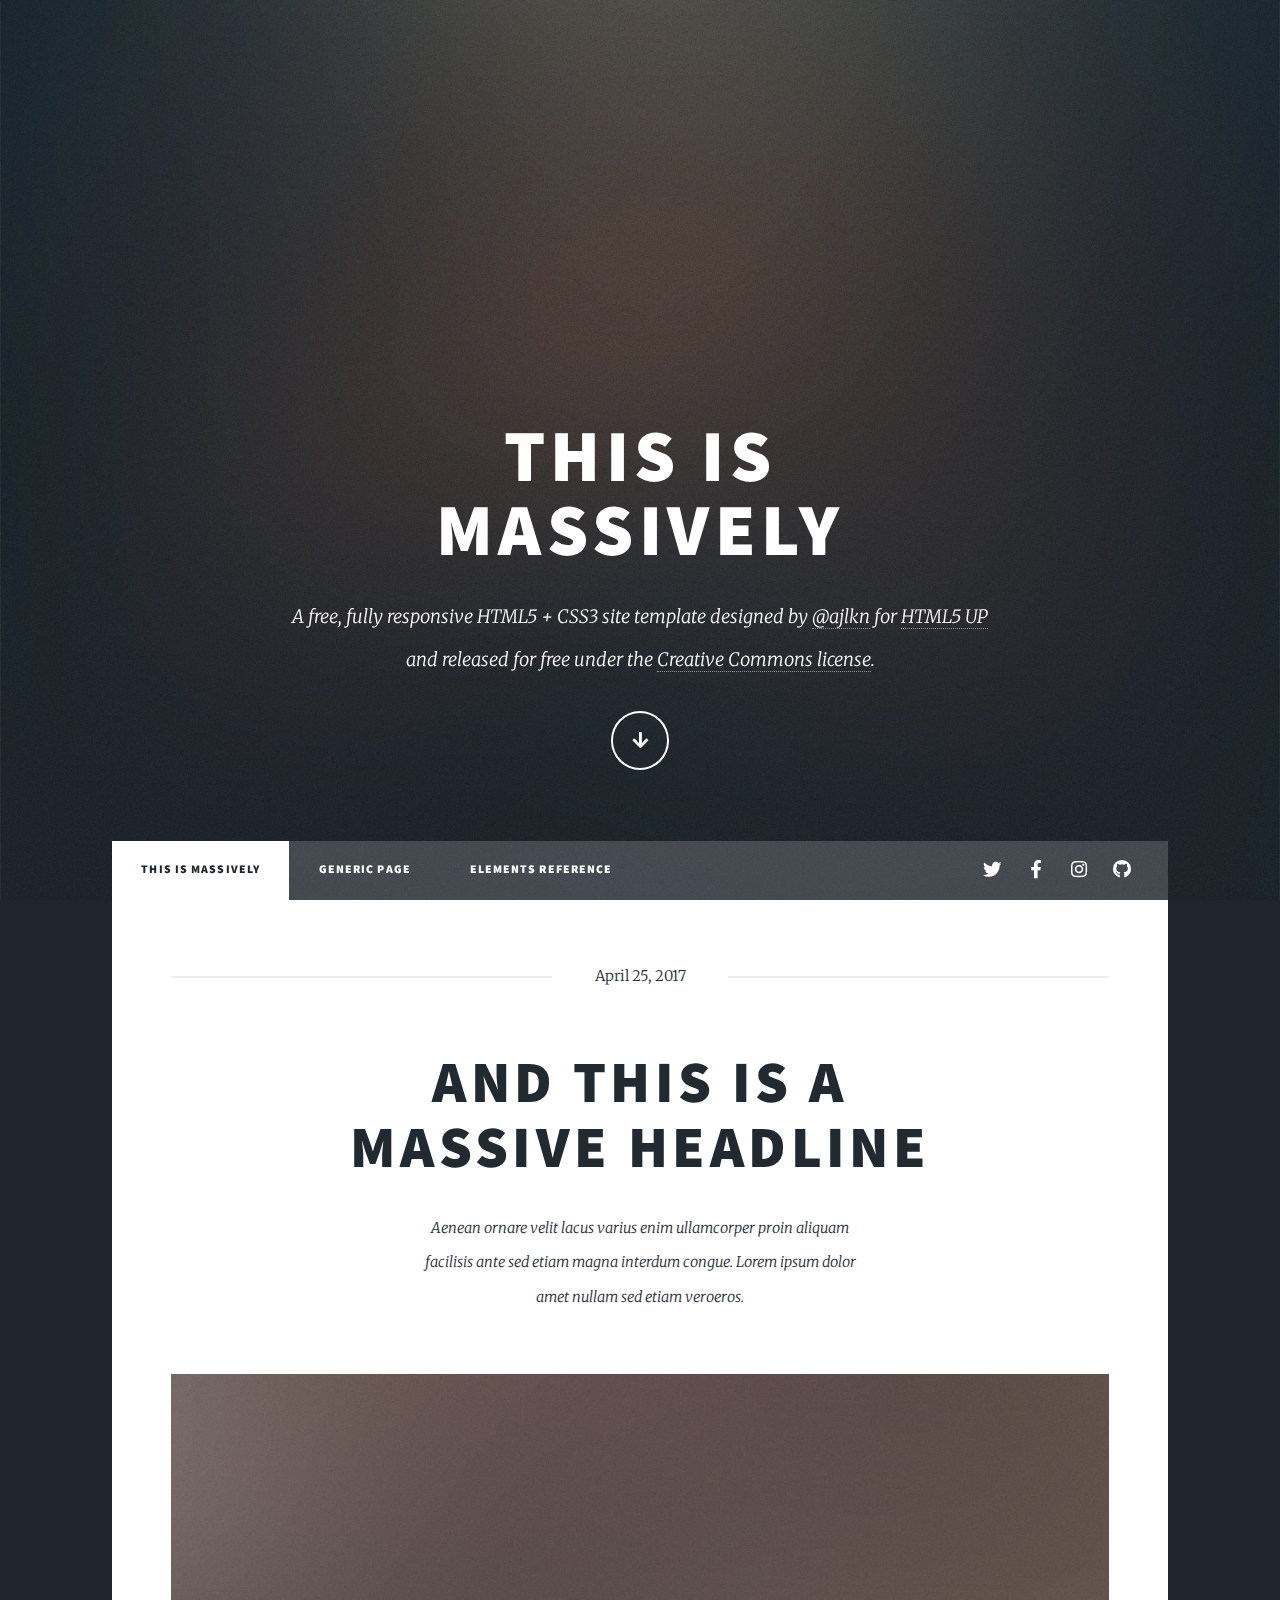
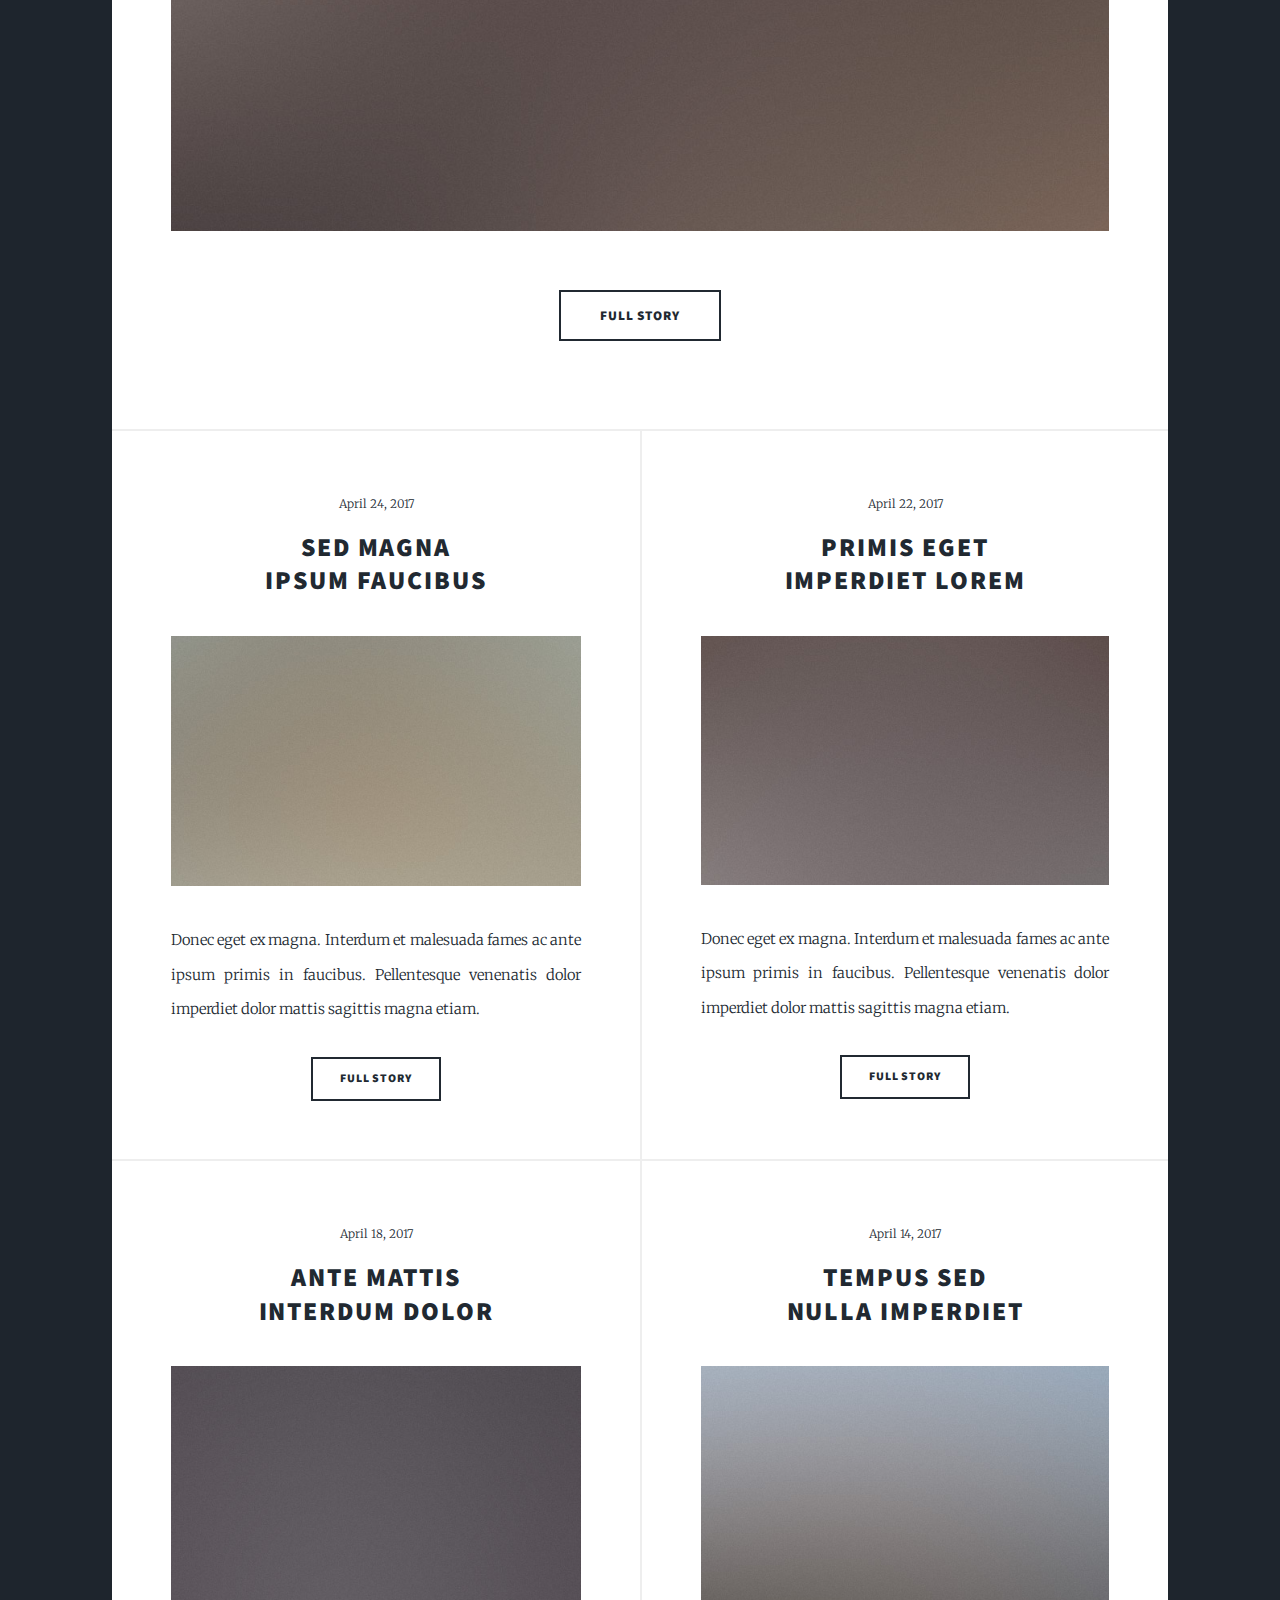
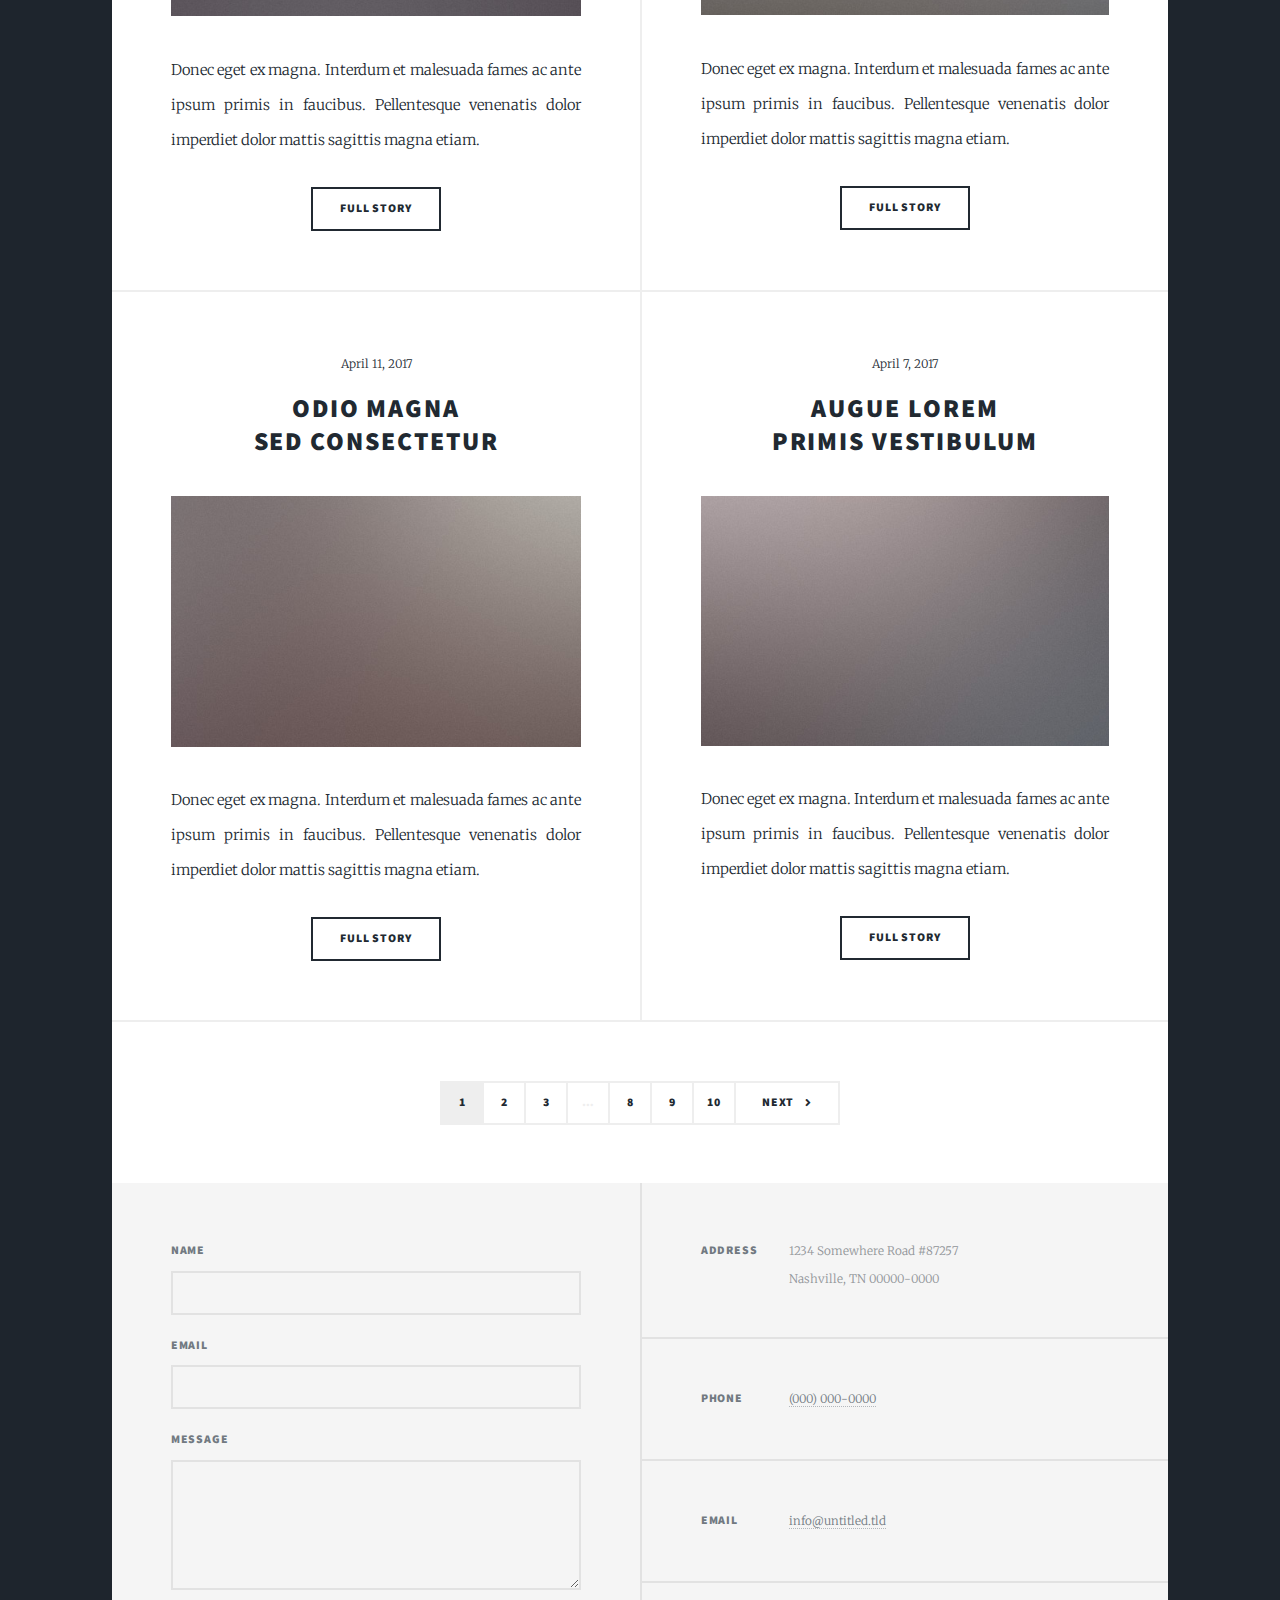
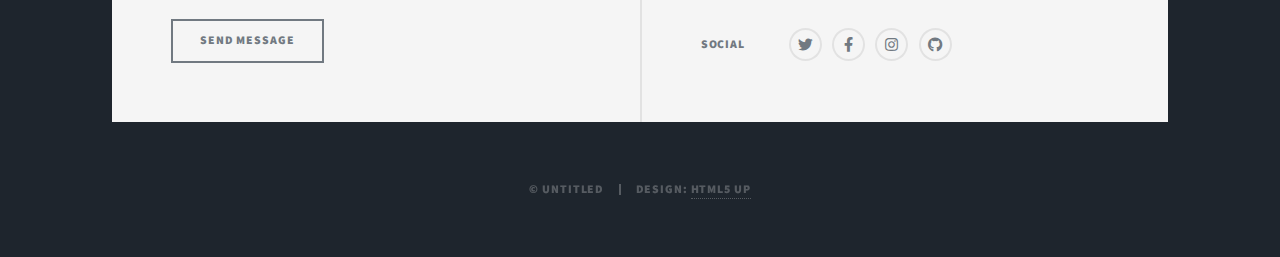
<file: html5up-massively/index.html>
<!DOCTYPE HTML>
<!--
	Massively by HTML5 UP
	html5up.net | @ajlkn
	Free for personal and commercial use under the CCA 3.0 license (html5up.net/license)
-->
<html>
	<head>
		<title>Massively by HTML5 UP</title>
		<meta charset="utf-8" />
		<meta name="viewport" content="width=device-width, initial-scale=1, user-scalable=no" />
		<link rel="stylesheet" href="assets/css/main.css" />
		<noscript><link rel="stylesheet" href="assets/css/noscript.css" /></noscript>
	</head>
	<body class="is-preload">

		<!-- Wrapper -->
			<div id="wrapper" class="fade-in">

				<!-- Intro -->
					<div id="intro">
						<h1>This is<br />
						Massively</h1>
						<p>A free, fully responsive HTML5 + CSS3 site template designed by <a href="https://twitter.com/ajlkn">@ajlkn</a> for <a href="https://html5up.net">HTML5 UP</a><br />
						and released for free under the <a href="https://html5up.net/license">Creative Commons license</a>.</p>
						<ul class="actions">
							<li><a href="#header" class="button icon solid solo fa-arrow-down scrolly">Continue</a></li>
						</ul>
					</div>

				<!-- Header -->
					<header id="header">
						<a href="index.html" class="logo">Massively</a>
					</header>

				<!-- Nav -->
					<nav id="nav">
						<ul class="links">
							<li class="active"><a href="index.html">This is Massively</a></li>
							<li><a href="generic.html">Generic Page</a></li>
							<li><a href="elements.html">Elements Reference</a></li>
						</ul>
						<ul class="icons">
							<li><a href="#" class="icon brands fa-twitter"><span class="label">Twitter</span></a></li>
							<li><a href="#" class="icon brands fa-facebook-f"><span class="label">Facebook</span></a></li>
							<li><a href="#" class="icon brands fa-instagram"><span class="label">Instagram</span></a></li>
							<li><a href="#" class="icon brands fa-github"><span class="label">GitHub</span></a></li>
						</ul>
					</nav>

				<!-- Main -->
					<div id="main">

						<!-- Featured Post -->
							<article class="post featured">
								<header class="major">
									<span class="date">April 25, 2017</span>
									<h2><a href="#">And this is a<br />
									massive headline</a></h2>
									<p>Aenean ornare velit lacus varius enim ullamcorper proin aliquam<br />
									facilisis ante sed etiam magna interdum congue. Lorem ipsum dolor<br />
									amet nullam sed etiam veroeros.</p>
								</header>
								<a href="#" class="image main"><img src="images/pic01.jpg" alt="" /></a>
								<ul class="actions special">
									<li><a href="#" class="button large">Full Story</a></li>
								</ul>
							</article>

						<!-- Posts -->
							<section class="posts">
								<article>
									<header>
										<span class="date">April 24, 2017</span>
										<h2><a href="#">Sed magna<br />
										ipsum faucibus</a></h2>
									</header>
									<a href="#" class="image fit"><img src="images/pic02.jpg" alt="" /></a>
									<p>Donec eget ex magna. Interdum et malesuada fames ac ante ipsum primis in faucibus. Pellentesque venenatis dolor imperdiet dolor mattis sagittis magna etiam.</p>
									<ul class="actions special">
										<li><a href="#" class="button">Full Story</a></li>
									</ul>
								</article>
								<article>
									<header>
										<span class="date">April 22, 2017</span>
										<h2><a href="#">Primis eget<br />
										imperdiet lorem</a></h2>
									</header>
									<a href="#" class="image fit"><img src="images/pic03.jpg" alt="" /></a>
									<p>Donec eget ex magna. Interdum et malesuada fames ac ante ipsum primis in faucibus. Pellentesque venenatis dolor imperdiet dolor mattis sagittis magna etiam.</p>
									<ul class="actions special">
										<li><a href="#" class="button">Full Story</a></li>
									</ul>
								</article>
								<article>
									<header>
										<span class="date">April 18, 2017</span>
										<h2><a href="#">Ante mattis<br />
										interdum dolor</a></h2>
									</header>
									<a href="#" class="image fit"><img src="images/pic04.jpg" alt="" /></a>
									<p>Donec eget ex magna. Interdum et malesuada fames ac ante ipsum primis in faucibus. Pellentesque venenatis dolor imperdiet dolor mattis sagittis magna etiam.</p>
									<ul class="actions special">
										<li><a href="#" class="button">Full Story</a></li>
									</ul>
								</article>
								<article>
									<header>
										<span class="date">April 14, 2017</span>
										<h2><a href="#">Tempus sed<br />
										nulla imperdiet</a></h2>
									</header>
									<a href="#" class="image fit"><img src="images/pic05.jpg" alt="" /></a>
									<p>Donec eget ex magna. Interdum et malesuada fames ac ante ipsum primis in faucibus. Pellentesque venenatis dolor imperdiet dolor mattis sagittis magna etiam.</p>
									<ul class="actions special">
										<li><a href="#" class="button">Full Story</a></li>
									</ul>
								</article>
								<article>
									<header>
										<span class="date">April 11, 2017</span>
										<h2><a href="#">Odio magna<br />
										sed consectetur</a></h2>
									</header>
									<a href="#" class="image fit"><img src="images/pic06.jpg" alt="" /></a>
									<p>Donec eget ex magna. Interdum et malesuada fames ac ante ipsum primis in faucibus. Pellentesque venenatis dolor imperdiet dolor mattis sagittis magna etiam.</p>
									<ul class="actions special">
										<li><a href="#" class="button">Full Story</a></li>
									</ul>
								</article>
								<article>
									<header>
										<span class="date">April 7, 2017</span>
										<h2><a href="#">Augue lorem<br />
										primis vestibulum</a></h2>
									</header>
									<a href="#" class="image fit"><img src="images/pic07.jpg" alt="" /></a>
									<p>Donec eget ex magna. Interdum et malesuada fames ac ante ipsum primis in faucibus. Pellentesque venenatis dolor imperdiet dolor mattis sagittis magna etiam.</p>
									<ul class="actions special">
										<li><a href="#" class="button">Full Story</a></li>
									</ul>
								</article>
							</section>

						<!-- Footer -->
							<footer>
								<div class="pagination">
									<!--<a href="#" class="previous">Prev</a>-->
									<a href="#" class="page active">1</a>
									<a href="#" class="page">2</a>
									<a href="#" class="page">3</a>
									<span class="extra">&hellip;</span>
									<a href="#" class="page">8</a>
									<a href="#" class="page">9</a>
									<a href="#" class="page">10</a>
									<a href="#" class="next">Next</a>
								</div>
							</footer>

					</div>

				<!-- Footer -->
					<footer id="footer">
						<section>
							<form method="post" action="#">
								<div class="fields">
									<div class="field">
										<label for="name">Name</label>
										<input type="text" name="name" id="name" />
									</div>
									<div class="field">
										<label for="email">Email</label>
										<input type="text" name="email" id="email" />
									</div>
									<div class="field">
										<label for="message">Message</label>
										<textarea name="message" id="message" rows="3"></textarea>
									</div>
								</div>
								<ul class="actions">
									<li><input type="submit" value="Send Message" /></li>
								</ul>
							</form>
						</section>
						<section class="split contact">
							<section class="alt">
								<h3>Address</h3>
								<p>1234 Somewhere Road #87257<br />
								Nashville, TN 00000-0000</p>
							</section>
							<section>
								<h3>Phone</h3>
								<p><a href="#">(000) 000-0000</a></p>
							</section>
							<section>
								<h3>Email</h3>
								<p><a href="#">info@untitled.tld</a></p>
							</section>
							<section>
								<h3>Social</h3>
								<ul class="icons alt">
									<li><a href="#" class="icon brands alt fa-twitter"><span class="label">Twitter</span></a></li>
									<li><a href="#" class="icon brands alt fa-facebook-f"><span class="label">Facebook</span></a></li>
									<li><a href="#" class="icon brands alt fa-instagram"><span class="label">Instagram</span></a></li>
									<li><a href="#" class="icon brands alt fa-github"><span class="label">GitHub</span></a></li>
								</ul>
							</section>
						</section>
					</footer>

				<!-- Copyright -->
					<div id="copyright">
						<ul><li>&copy; Untitled</li><li>Design: <a href="https://html5up.net">HTML5 UP</a></li></ul>
					</div>

			</div>

		<!-- Scripts -->
			<script src="assets/js/jquery.min.js"></script>
			<script src="assets/js/jquery.scrollex.min.js"></script>
			<script src="assets/js/jquery.scrolly.min.js"></script>
			<script src="assets/js/browser.min.js"></script>
			<script src="assets/js/breakpoints.min.js"></script>
			<script src="assets/js/util.js"></script>
			<script src="assets/js/main.js"></script>

	</body>
</html>
</file>
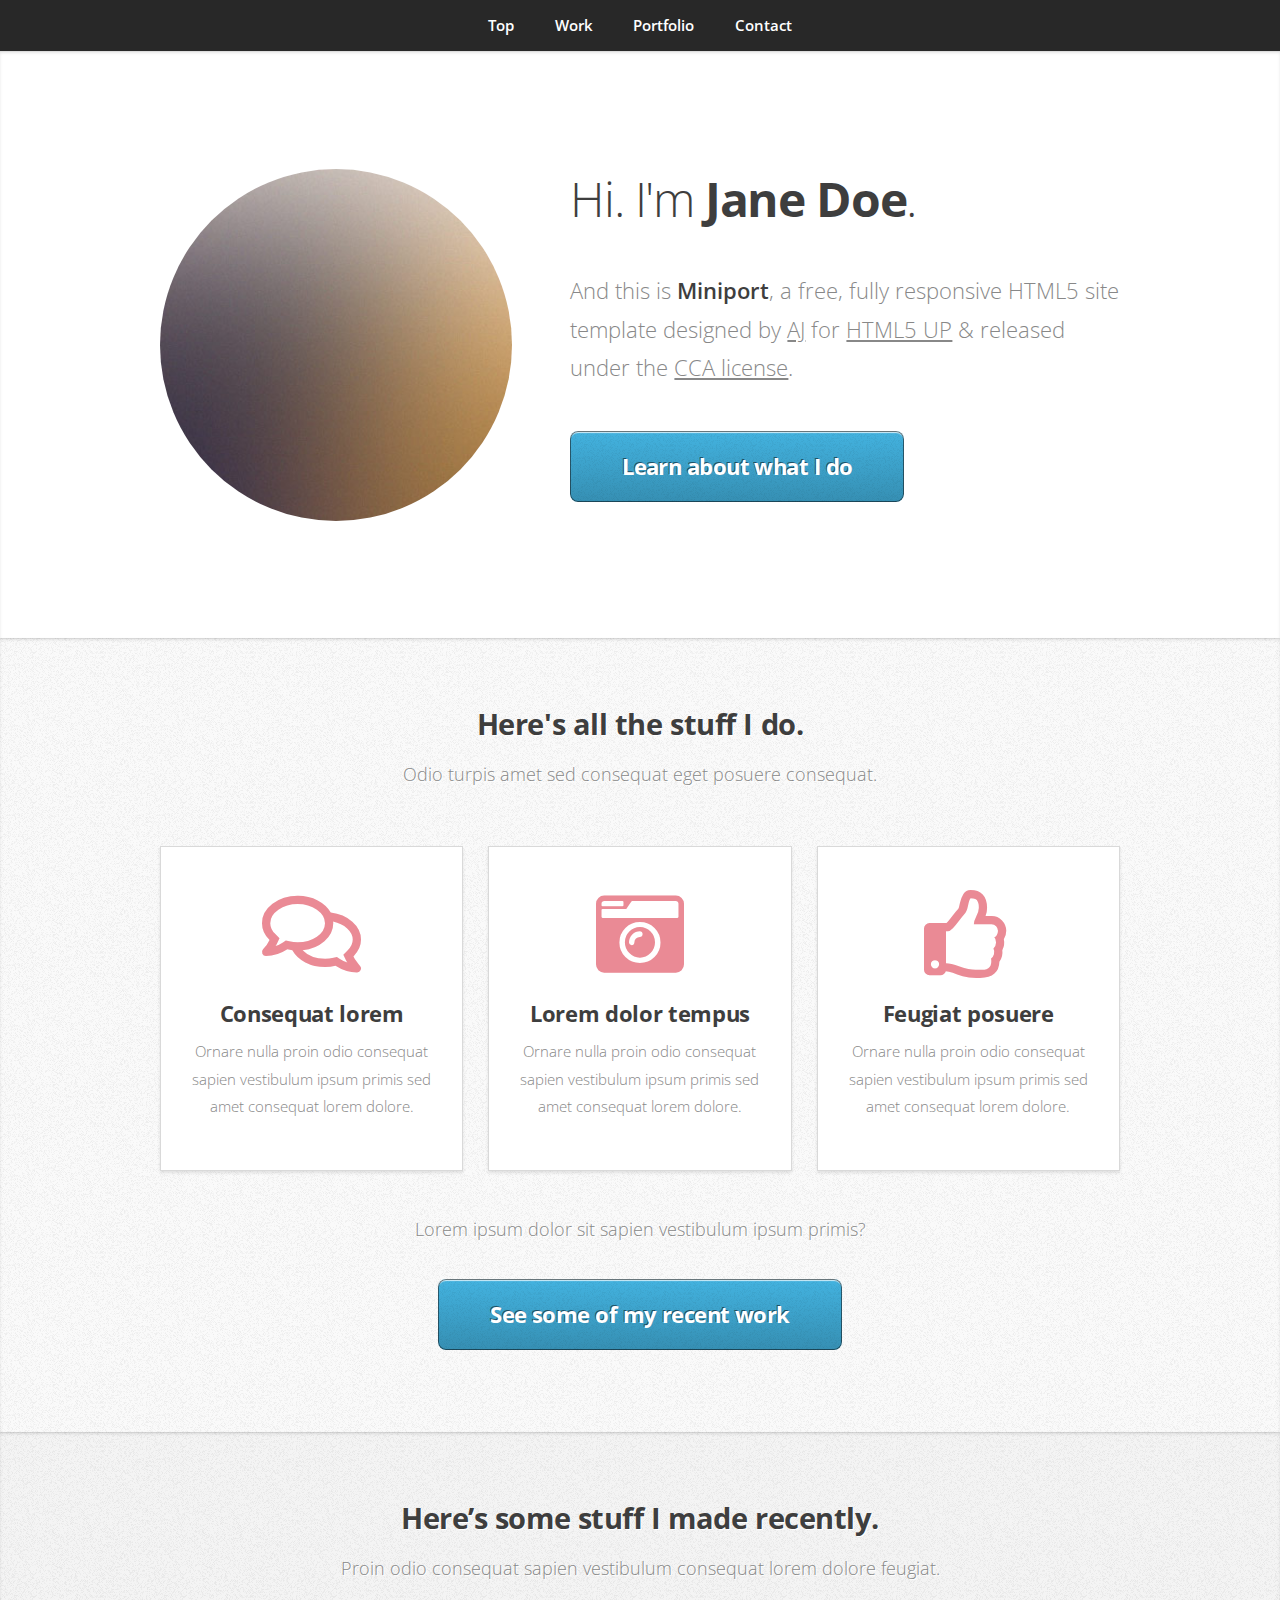
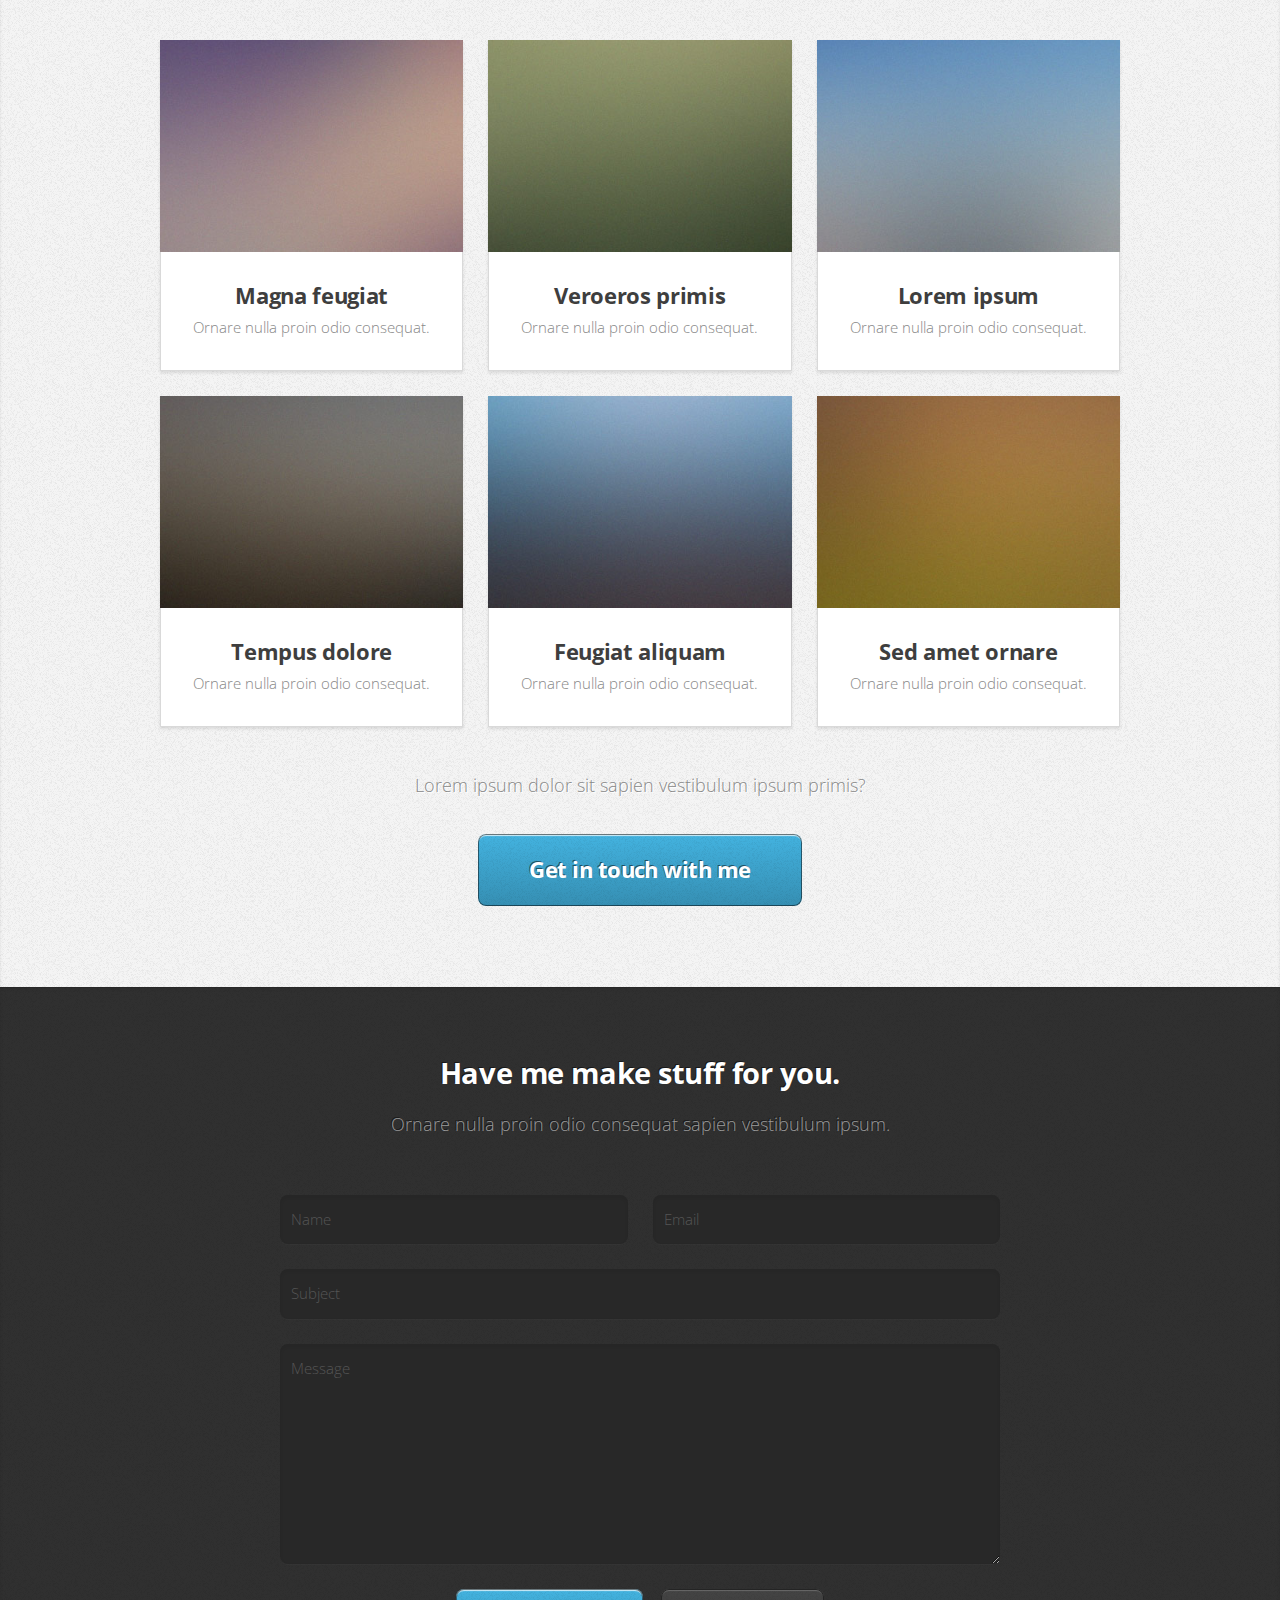
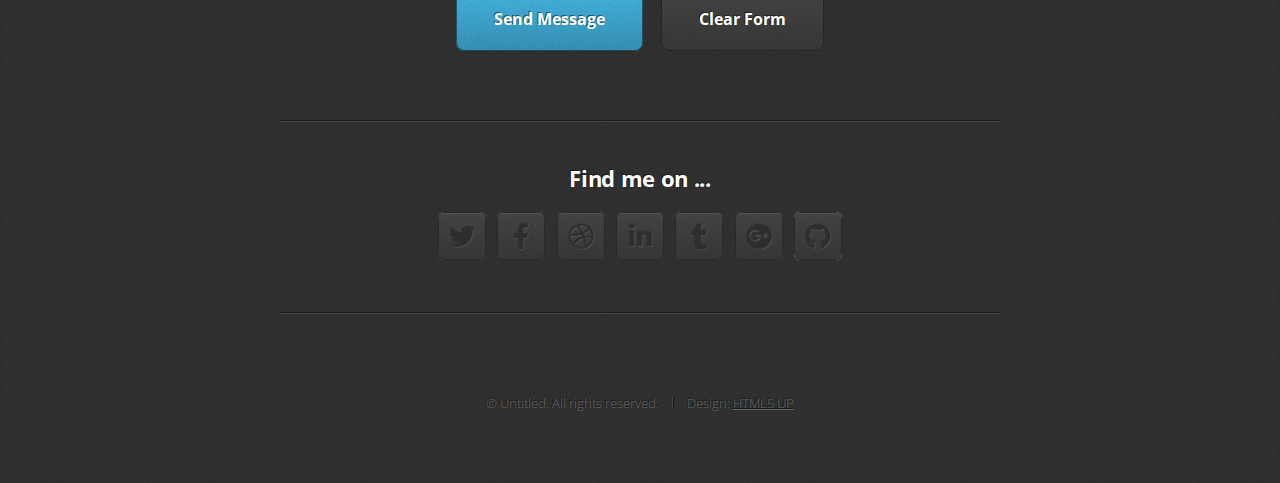
<file: html5up-miniport/index.html>
<!DOCTYPE HTML>
<!--
	Miniport by HTML5 UP
	html5up.net | @ajlkn
	Free for personal and commercial use under the CCA 3.0 license (html5up.net/license)
-->
<html>
	<head>
		<title>Miniport by HTML5 UP</title>
		<meta charset="utf-8" />
		<meta name="viewport" content="width=device-width, initial-scale=1, user-scalable=no" />
		<link rel="stylesheet" href="assets/css/main.css" />
	</head>
	<body class="is-preload">

		<!-- Nav -->
			<nav id="nav">
				<ul class="container">
					<li><a href="#top">Top</a></li>
					<li><a href="#work">Work</a></li>
					<li><a href="#portfolio">Portfolio</a></li>
					<li><a href="#contact">Contact</a></li>
				</ul>
			</nav>

		<!-- Home -->
			<article id="top" class="wrapper style1">
				<div class="container">
					<div class="row">
						<div class="col-4 col-5-large col-12-medium">
							<span class="image fit"><img src="images/pic00.jpg" alt="" /></span>
						</div>
						<div class="col-8 col-7-large col-12-medium">
							<header>
								<h1>Hi. I'm <strong>Jane Doe</strong>.</h1>
							</header>
							<p>And this is <strong>Miniport</strong>, a free, fully responsive HTML5 site template designed by <a href="http://twitter.com/ajlkn">AJ</a> for <a href="http://html5up.net">HTML5 UP</a> &amp; released under the <a href="http://html5up.net/license">CCA license</a>.</p>
							<a href="#work" class="button large scrolly">Learn about what I do</a>
						</div>
					</div>
				</div>
			</article>

		<!-- Work -->
			<article id="work" class="wrapper style2">
				<div class="container">
					<header>
						<h2>Here's all the stuff I do.</h2>
						<p>Odio turpis amet sed consequat eget posuere consequat.</p>
					</header>
					<div class="row aln-center">
						<div class="col-4 col-6-medium col-12-small">
							<section class="box style1">
								<span class="icon featured fa-comments"></span>
								<h3>Consequat lorem</h3>
								<p>Ornare nulla proin odio consequat sapien vestibulum ipsum primis sed amet consequat lorem dolore.</p>
							</section>
						</div>
						<div class="col-4 col-6-medium col-12-small">
							<section class="box style1">
								<span class="icon solid featured fa-camera-retro"></span>
								<h3>Lorem dolor tempus</h3>
								<p>Ornare nulla proin odio consequat sapien vestibulum ipsum primis sed amet consequat lorem dolore.</p>
							</section>
						</div>
						<div class="col-4 col-6-medium col-12-small">
							<section class="box style1">
								<span class="icon featured fa-thumbs-up"></span>
								<h3>Feugiat posuere</h3>
								<p>Ornare nulla proin odio consequat sapien vestibulum ipsum primis sed amet consequat lorem dolore.</p>
							</section>
						</div>
					</div>
					<footer>
						<p>Lorem ipsum dolor sit sapien vestibulum ipsum primis?</p>
						<a href="#portfolio" class="button large scrolly">See some of my recent work</a>
					</footer>
				</div>
			</article>

		<!-- Portfolio -->
			<article id="portfolio" class="wrapper style3">
				<div class="container">
					<header>
						<h2>Here’s some stuff I made recently.</h2>
						<p>Proin odio consequat  sapien vestibulum consequat lorem dolore feugiat.</p>
					</header>
					<div class="row">
						<div class="col-4 col-6-medium col-12-small">
							<article class="box style2">
								<a href="#" class="image featured"><img src="images/pic01.jpg" alt="" /></a>
								<h3><a href="#">Magna feugiat</a></h3>
								<p>Ornare nulla proin odio consequat.</p>
							</article>
						</div>
						<div class="col-4 col-6-medium col-12-small">
							<article class="box style2">
								<a href="#" class="image featured"><img src="images/pic02.jpg" alt="" /></a>
								<h3><a href="#">Veroeros primis</a></h3>
								<p>Ornare nulla proin odio consequat.</p>
							</article>
						</div>
						<div class="col-4 col-6-medium col-12-small">
							<article class="box style2">
								<a href="#" class="image featured"><img src="images/pic03.jpg" alt="" /></a>
								<h3><a href="#">Lorem ipsum</a></h3>
								<p>Ornare nulla proin odio consequat.</p>
							</article>
						</div>
						<div class="col-4 col-6-medium col-12-small">
							<article class="box style2">
								<a href="#" class="image featured"><img src="images/pic04.jpg" alt="" /></a>
								<h3><a href="#">Tempus dolore</a></h3>
								<p>Ornare nulla proin odio consequat.</p>
							</article>
						</div>
						<div class="col-4 col-6-medium col-12-small">
							<article class="box style2">
								<a href="#" class="image featured"><img src="images/pic05.jpg" alt="" /></a>
								<h3><a href="#">Feugiat aliquam</a></h3>
								<p>Ornare nulla proin odio consequat.</p>
							</article>
						</div>
						<div class="col-4 col-6-medium col-12-small">
							<article class="box style2">
								<a href="#" class="image featured"><img src="images/pic06.jpg" alt="" /></a>
								<h3><a href="#">Sed amet ornare</a></h3>
								<p>Ornare nulla proin odio consequat.</p>
							</article>
						</div>
					</div>
					<footer>
						<p>Lorem ipsum dolor sit sapien vestibulum ipsum primis?</p>
						<a href="#contact" class="button large scrolly">Get in touch with me</a>
					</footer>
				</div>
			</article>

		<!-- Contact -->
			<article id="contact" class="wrapper style4">
				<div class="container medium">
					<header>
						<h2>Have me make stuff for you.</h2>
						<p>Ornare nulla proin odio consequat sapien vestibulum ipsum.</p>
					</header>
					<div class="row">
						<div class="col-12">
							<form method="post" action="#">
								<div class="row">
									<div class="col-6 col-12-small">
										<input type="text" name="name" id="name" placeholder="Name" />
									</div>
									<div class="col-6 col-12-small">
										<input type="text" name="email" id="email" placeholder="Email" />
									</div>
									<div class="col-12">
										<input type="text" name="subject" id="subject" placeholder="Subject" />
									</div>
									<div class="col-12">
										<textarea name="message" id="message" placeholder="Message"></textarea>
									</div>
									<div class="col-12">
										<ul class="actions">
											<li><input type="submit" value="Send Message" /></li>
											<li><input type="reset" value="Clear Form" class="alt" /></li>
										</ul>
									</div>
								</div>
							</form>
						</div>
						<div class="col-12">
							<hr />
							<h3>Find me on ...</h3>
							<ul class="social">
								<li><a href="#" class="icon brands fa-twitter"><span class="label">Twitter</span></a></li>
								<li><a href="#" class="icon brands fa-facebook-f"><span class="label">Facebook</span></a></li>
								<li><a href="#" class="icon brands fa-dribbble"><span class="label">Dribbble</span></a></li>
								<li><a href="#" class="icon brands fa-linkedin-in"><span class="label">LinkedIn</span></a></li>
								<li><a href="#" class="icon brands fa-tumblr"><span class="label">Tumblr</span></a></li>
								<li><a href="#" class="icon brands fa-google-plus"><span class="label">Google+</span></a></li>
								<li><a href="#" class="icon brands fa-github"><span class="label">Github</span></a></li>
								<!--
								<li><a href="#" class="icon solid fa-rss"><span>RSS</span></a></li>
								<li><a href="#" class="icon brands fa-instagram"><span>Instagram</span></a></li>
								<li><a href="#" class="icon brands fa-foursquare"><span>Foursquare</span></a></li>
								<li><a href="#" class="icon brands fa-skype"><span>Skype</span></a></li>
								<li><a href="#" class="icon brands fa-soundcloud"><span>Soundcloud</span></a></li>
								<li><a href="#" class="icon brands fa-youtube"><span>YouTube</span></a></li>
								<li><a href="#" class="icon brands fa-blogger"><span>Blogger</span></a></li>
								<li><a href="#" class="icon brands fa-flickr"><span>Flickr</span></a></li>
								<li><a href="#" class="icon brands fa-vimeo"><span>Vimeo</span></a></li>
								-->
							</ul>
							<hr />
						</div>
					</div>
					<footer>
						<ul id="copyright">
							<li>&copy; Untitled. All rights reserved.</li><li>Design: <a href="http://html5up.net">HTML5 UP</a></li>
						</ul>
					</footer>
				</div>
			</article>

		<!-- Scripts -->
			<script src="assets/js/jquery.min.js"></script>
			<script src="assets/js/jquery.scrolly.min.js"></script>
			<script src="assets/js/browser.min.js"></script>
			<script src="assets/js/breakpoints.min.js"></script>
			<script src="assets/js/util.js"></script>
			<script src="assets/js/main.js"></script>

	</body>
</html>
</file>
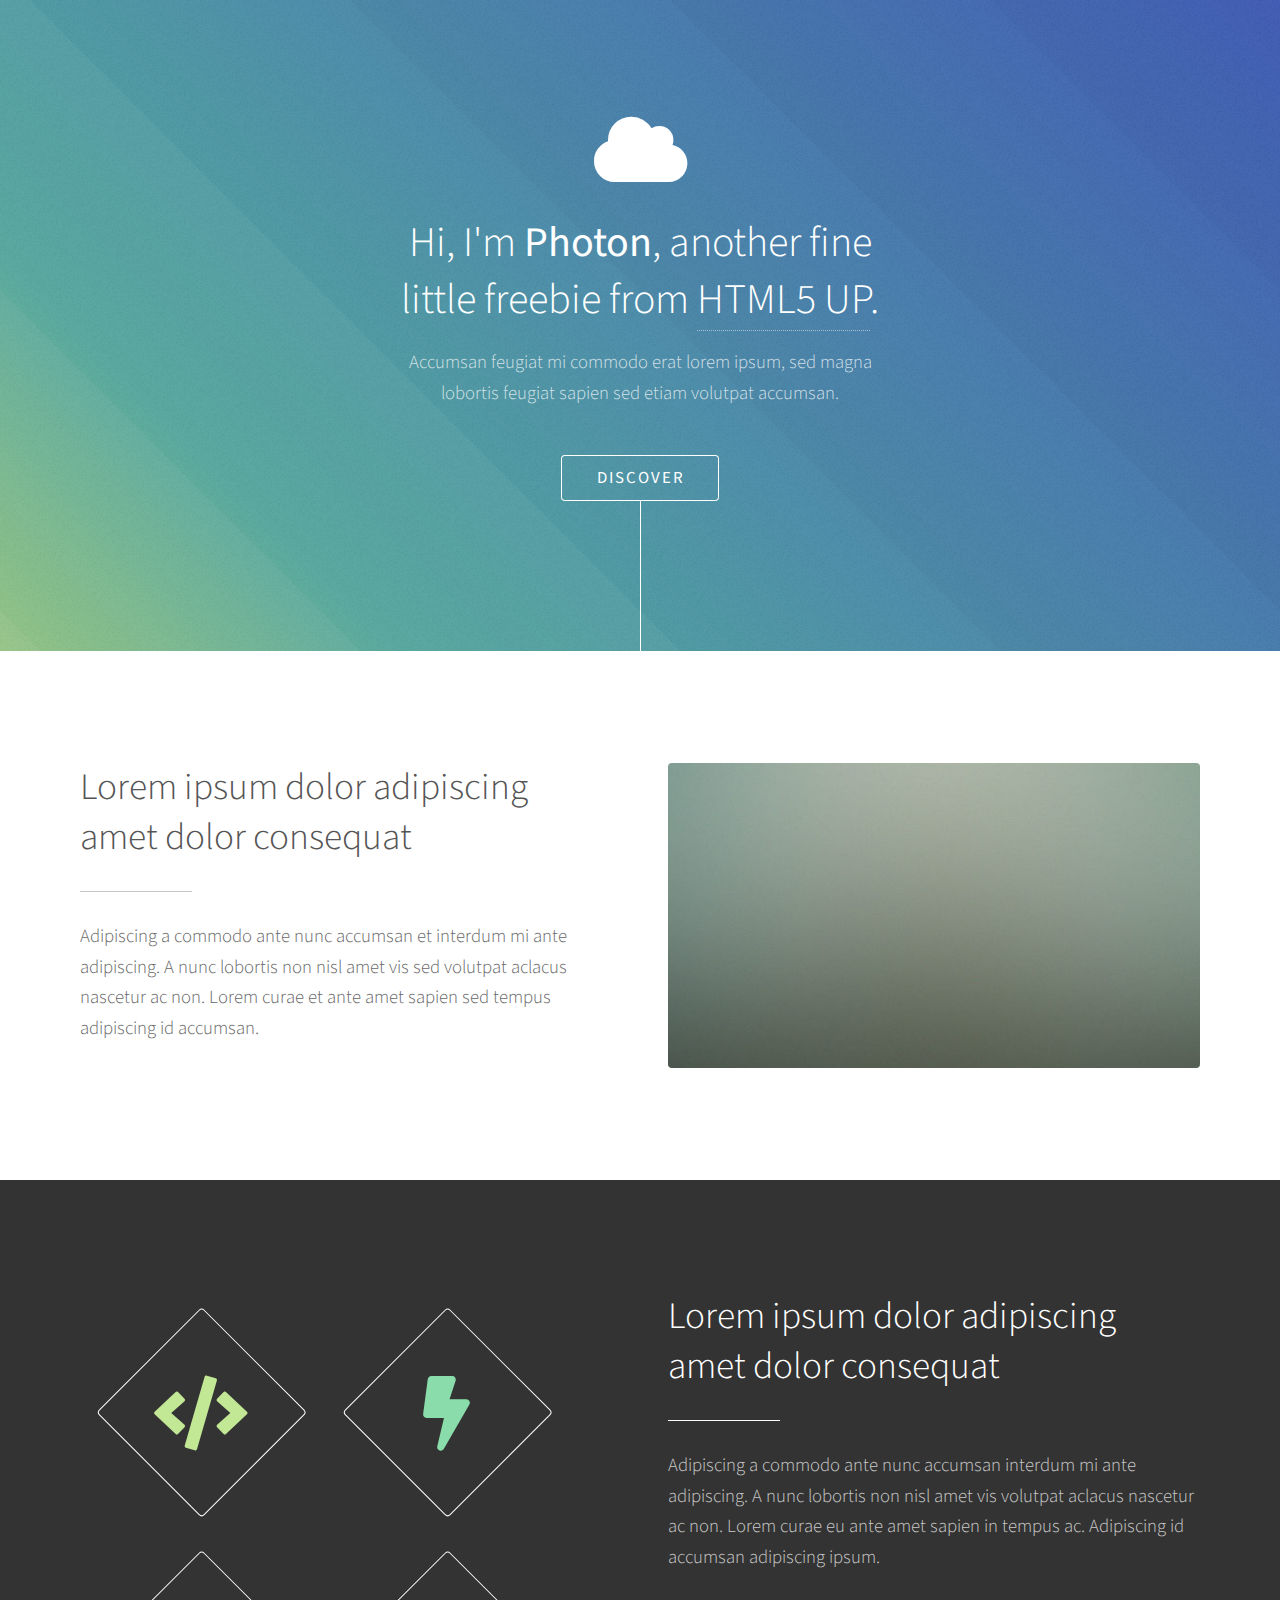
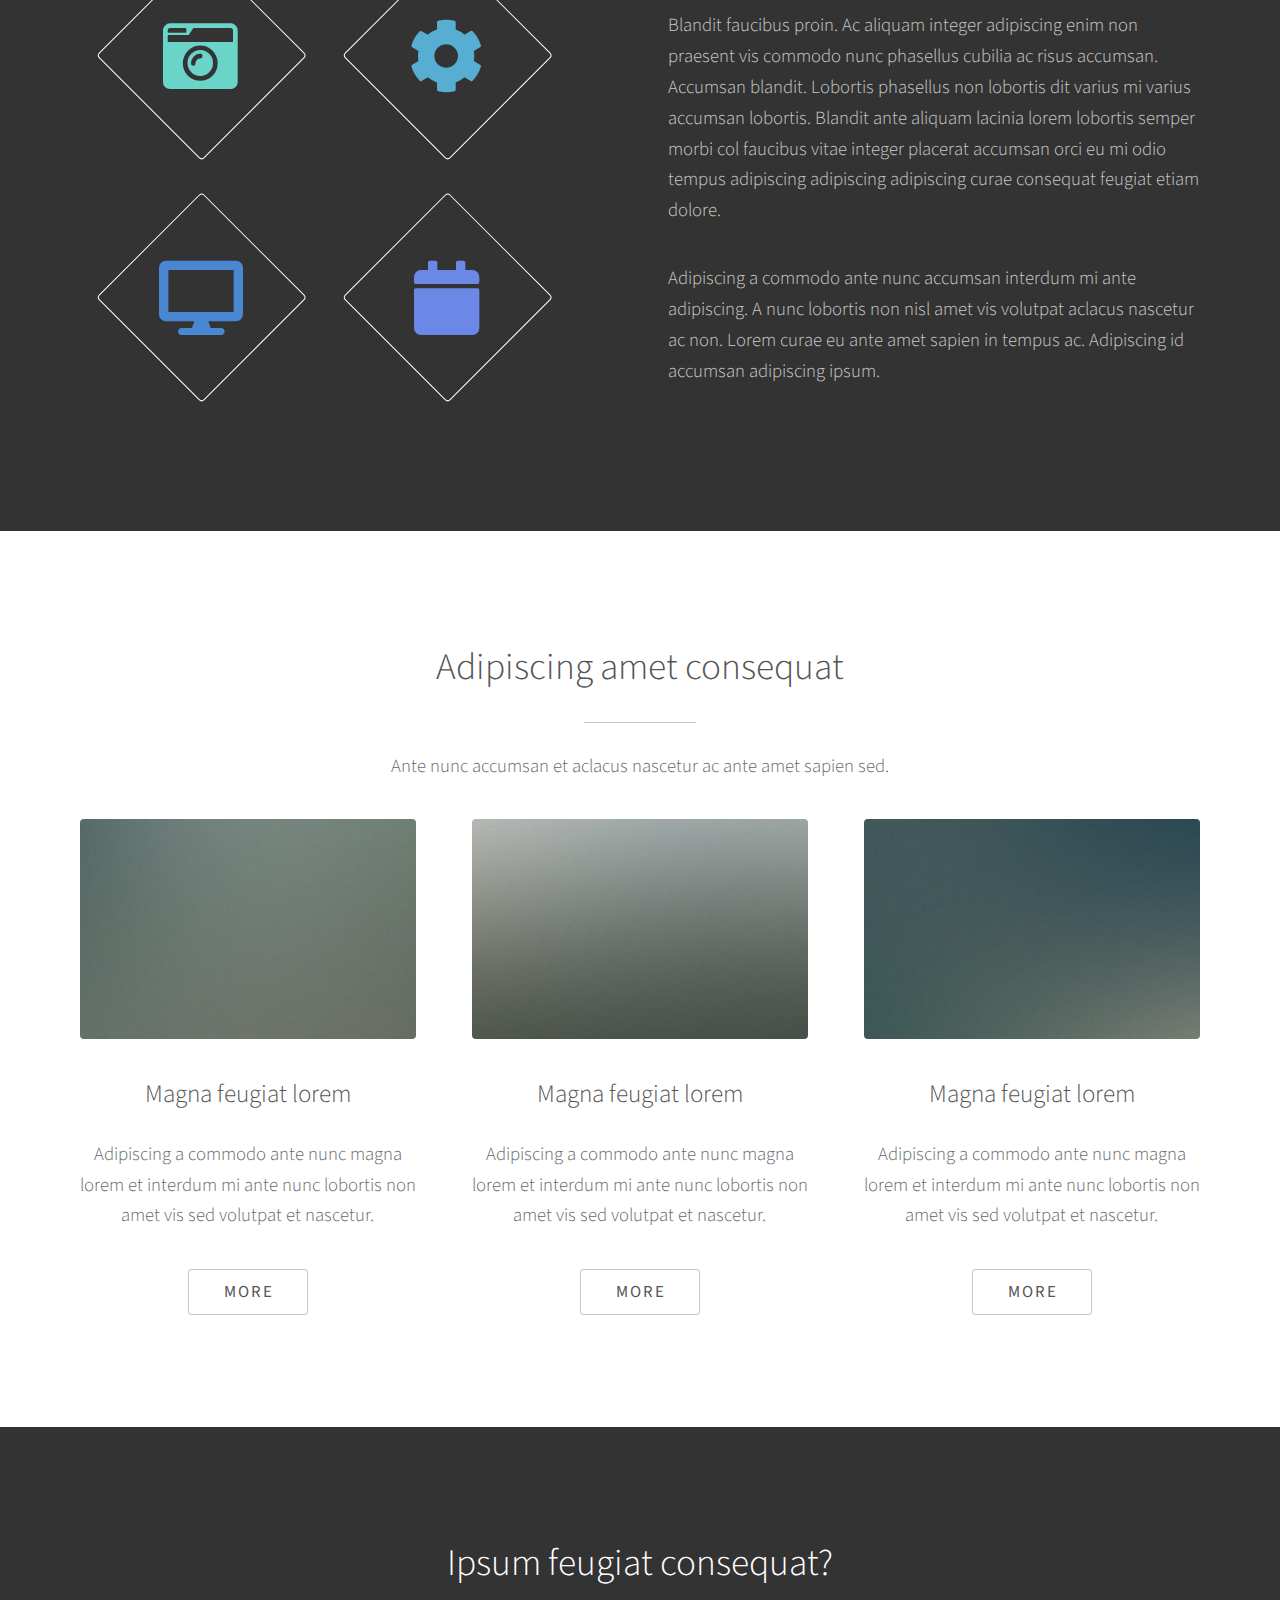
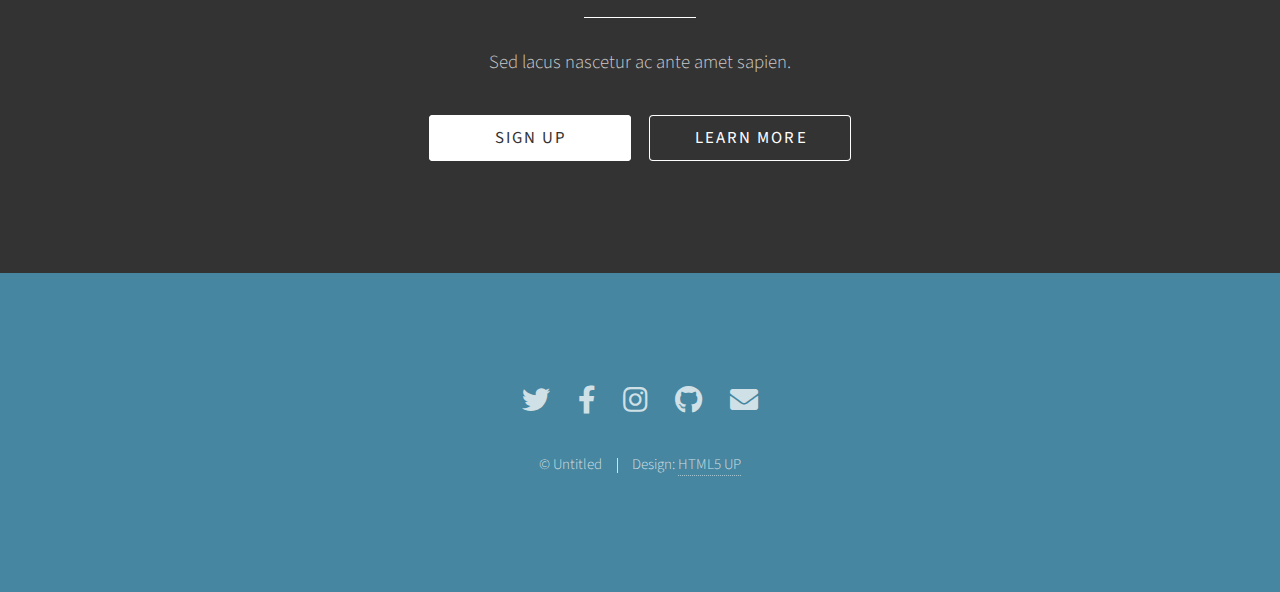
<file: html5up-photon/index.html>
<!DOCTYPE HTML>
<!--
	Photon by HTML5 UP
	html5up.net | @ajlkn
	Free for personal and commercial use under the CCA 3.0 license (html5up.net/license)
-->
<html>
	<head>
		<title>Photon by HTML5 UP</title>
		<meta charset="utf-8" />
		<meta name="viewport" content="width=device-width, initial-scale=1, user-scalable=no" />
		<link rel="stylesheet" href="assets/css/main.css" />
		<noscript><link rel="stylesheet" href="assets/css/noscript.css" /></noscript>
	</head>
	<body class="is-preload">

		<!-- Header -->
			<section id="header">
				<div class="inner">
					<span class="icon solid major fa-cloud"></span>
					<h1>Hi, I'm <strong>Photon</strong>, another fine<br />
					little freebie from <a href="http://html5up.net">HTML5 UP</a>.</h1>
					<p>Accumsan feugiat mi commodo erat lorem ipsum, sed magna<br />
					lobortis feugiat sapien sed etiam volutpat accumsan.</p>
					<ul class="actions special">
						<li><a href="#one" class="button scrolly">Discover</a></li>
					</ul>
				</div>
			</section>

		<!-- One -->
			<section id="one" class="main style1">
				<div class="container">
					<div class="row gtr-150">
						<div class="col-6 col-12-medium">
							<header class="major">
								<h2>Lorem ipsum dolor adipiscing<br />
								amet dolor consequat</h2>
							</header>
							<p>Adipiscing a commodo ante nunc accumsan et interdum mi ante adipiscing. A nunc lobortis non nisl amet vis sed volutpat aclacus nascetur ac non. Lorem curae et ante amet sapien sed tempus adipiscing id accumsan.</p>
						</div>
						<div class="col-6 col-12-medium imp-medium">
							<span class="image fit"><img src="images/pic01.jpg" alt="" /></span>
						</div>
					</div>
				</div>
			</section>

		<!-- Two -->
			<section id="two" class="main style2">
				<div class="container">
					<div class="row gtr-150">
						<div class="col-6 col-12-medium">
							<ul class="major-icons">
								<li><span class="icon solid style1 major fa-code"></span></li>
								<li><span class="icon solid style2 major fa-bolt"></span></li>
								<li><span class="icon solid style3 major fa-camera-retro"></span></li>
								<li><span class="icon solid style4 major fa-cog"></span></li>
								<li><span class="icon solid style5 major fa-desktop"></span></li>
								<li><span class="icon solid style6 major fa-calendar"></span></li>
							</ul>
						</div>
						<div class="col-6 col-12-medium">
							<header class="major">
								<h2>Lorem ipsum dolor adipiscing<br />
								amet dolor consequat</h2>
							</header>
							<p>Adipiscing a commodo ante nunc accumsan interdum mi ante adipiscing. A nunc lobortis non nisl amet vis volutpat aclacus nascetur ac non. Lorem curae eu ante amet sapien in tempus ac. Adipiscing id accumsan adipiscing ipsum.</p>
							<p>Blandit faucibus proin. Ac aliquam integer adipiscing enim non praesent vis commodo nunc phasellus cubilia ac risus accumsan. Accumsan blandit. Lobortis phasellus non lobortis dit varius mi varius accumsan lobortis. Blandit ante aliquam lacinia lorem lobortis semper morbi col faucibus vitae integer placerat accumsan orci eu mi odio tempus adipiscing adipiscing adipiscing curae consequat feugiat etiam dolore.</p>
							<p>Adipiscing a commodo ante nunc accumsan interdum mi ante adipiscing. A nunc lobortis non nisl amet vis volutpat aclacus nascetur ac non. Lorem curae eu ante amet sapien in tempus ac. Adipiscing id accumsan adipiscing ipsum.</p>
						</div>
					</div>
				</div>
			</section>

		<!-- Three -->
			<section id="three" class="main style1 special">
				<div class="container">
					<header class="major">
						<h2>Adipiscing amet consequat</h2>
					</header>
					<p>Ante nunc accumsan et aclacus nascetur ac ante amet sapien sed.</p>
					<div class="row gtr-150">
						<div class="col-4 col-12-medium">
							<span class="image fit"><img src="images/pic02.jpg" alt="" /></span>
							<h3>Magna feugiat lorem</h3>
							<p>Adipiscing a commodo ante nunc magna lorem et interdum mi ante nunc lobortis non amet vis sed volutpat et nascetur.</p>
							<ul class="actions special">
								<li><a href="#" class="button">More</a></li>
							</ul>
						</div>
						<div class="col-4 col-12-medium">
							<span class="image fit"><img src="images/pic03.jpg" alt="" /></span>
							<h3>Magna feugiat lorem</h3>
							<p>Adipiscing a commodo ante nunc magna lorem et interdum mi ante nunc lobortis non amet vis sed volutpat et nascetur.</p>
							<ul class="actions special">
								<li><a href="#" class="button">More</a></li>
							</ul>
						</div>
						<div class="col-4 col-12-medium">
							<span class="image fit"><img src="images/pic04.jpg" alt="" /></span>
							<h3>Magna feugiat lorem</h3>
							<p>Adipiscing a commodo ante nunc magna lorem et interdum mi ante nunc lobortis non amet vis sed volutpat et nascetur.</p>
							<ul class="actions special">
								<li><a href="#" class="button">More</a></li>
							</ul>
						</div>
					</div>
				</div>
			</section>

		<!-- Four -->
			<section id="four" class="main style2 special">
				<div class="container">
					<header class="major">
						<h2>Ipsum feugiat consequat?</h2>
					</header>
					<p>Sed lacus nascetur ac ante amet sapien.</p>
					<ul class="actions special">
						<li><a href="#" class="button wide primary">Sign Up</a></li>
						<li><a href="#" class="button wide">Learn More</a></li>
					</ul>
				</div>
			</section>

		<!-- Five -->
		<!--
			<section id="five" class="main style1">
				<div class="container">
					<header class="major special">
						<h2>Elements</h2>
					</header>

					<section>
						<h4>Text</h4>
						<p>This is <b>bold</b> and this is <strong>strong</strong>. This is <i>italic</i> and this is <em>emphasized</em>.
						This is <sup>superscript</sup> text and this is <sub>subscript</sub> text.
						This is <u>underlined</u> and this is code: <code>for (;;) { ... }</code>. Finally, <a href="#">this is a link</a>.</p>
						<hr />
						<header>
							<h4>Heading with a Subtitle</h4>
							<p>Lorem ipsum dolor sit amet nullam id egestas urna aliquam</p>
						</header>
						<p>Nunc lacinia ante nunc ac lobortis. Interdum adipiscing gravida odio porttitor sem non mi integer non faucibus ornare mi ut ante amet placerat aliquet. Volutpat eu sed ante lacinia sapien lorem accumsan varius montes viverra nibh in adipiscing blandit tempus accumsan.</p>
						<header>
							<h5>Heading with a Subtitle</h5>
							<p>Lorem ipsum dolor sit amet nullam id egestas urna aliquam</p>
						</header>
						<p>Nunc lacinia ante nunc ac lobortis. Interdum adipiscing gravida odio porttitor sem non mi integer non faucibus ornare mi ut ante amet placerat aliquet. Volutpat eu sed ante lacinia sapien lorem accumsan varius montes viverra nibh in adipiscing blandit tempus accumsan.</p>
						<hr />
						<h2>Heading Level 2</h2>
						<h3>Heading Level 3</h3>
						<h4>Heading Level 4</h4>
						<h5>Heading Level 5</h5>
						<h6>Heading Level 6</h6>
						<hr />
						<h5>Blockquote</h5>
						<blockquote>Fringilla nisl. Donec accumsan interdum nisi, quis tincidunt felis sagittis eget tempus euismod. Vestibulum ante ipsum primis in faucibus vestibulum. Blandit adipiscing eu felis iaculis volutpat ac adipiscing accumsan faucibus. Vestibulum ante ipsum primis in faucibus lorem ipsum dolor sit amet nullam adipiscing eu felis.</blockquote>
						<h5>Preformatted</h5>
						<pre><code>i = 0;

while (!deck.isInOrder()) {
print 'Iteration ' + i;
deck.shuffle();
i++;
}

print 'It took ' + i + ' iterations to sort the deck.';</code></pre>
					</section>

					<section>
						<h4>Lists</h4>
						<div class="row">
							<div class="col-6 col-12-medium">
								<h5>Unordered</h5>
								<ul>
									<li>Dolor pulvinar etiam.</li>
									<li>Sagittis adipiscing.</li>
									<li>Felis enim feugiat.</li>
								</ul>
								<h5>Alternate</h5>
								<ul class="alt">
									<li>Dolor pulvinar etiam.</li>
									<li>Sagittis adipiscing.</li>
									<li>Felis enim feugiat.</li>
								</ul>
							</div>
							<div class="col-6 col-12-medium">
								<h5>Ordered</h5>
								<ol>
									<li>Dolor pulvinar etiam.</li>
									<li>Etiam vel felis viverra.</li>
									<li>Felis enim feugiat.</li>
									<li>Dolor pulvinar etiam.</li>
									<li>Etiam vel felis lorem.</li>
									<li>Felis enim et feugiat.</li>
								</ol>
								<h5>Icons</h5>
								<ul class="icons">
									<li><a href="#" class="icon brands fa-twitter"><span class="label">Twitter</span></a></li>
									<li><a href="#" class="icon brands fa-facebook-f"><span class="label">Facebook</span></a></li>
									<li><a href="#" class="icon brands fa-instagram"><span class="label">Instagram</span></a></li>
									<li><a href="#" class="icon brands fa-github"><span class="label">Github</span></a></li>
								</ul>
							</div>
						</div>
						<h5>Actions</h5>
						<div class="row">
							<div class="col-6 col-12-medium">
								<ul class="actions">
									<li><a href="#" class="button primary">Default</a></li>
									<li><a href="#" class="button">Default</a></li>
								</ul>
								<ul class="actions small">
									<li><a href="#" class="button primary small">Small</a></li>
									<li><a href="#" class="button small">Small</a></li>
								</ul>
								<ul class="actions stacked">
									<li><a href="#" class="button primary">Default</a></li>
									<li><a href="#" class="button">Default</a></li>
								</ul>
								<ul class="actions stacked">
									<li><a href="#" class="button primary small">Small</a></li>
									<li><a href="#" class="button small">Small</a></li>
								</ul>
							</div>
							<div class="col-6 col-12-medium">
								<ul class="actions stacked">
									<li><a href="#" class="button primary fit">Default</a></li>
									<li><a href="#" class="button fit">Default</a></li>
								</ul>
								<ul class="actions stacked">
									<li><a href="#" class="button primary small fit">Small</a></li>
									<li><a href="#" class="button small fit">Small</a></li>
								</ul>
							</div>
						</div>
					</section>

					<section>
						<h4>Table</h4>
						<h5>Default</h5>
						<div class="table-wrapper">
							<table>
								<thead>
									<tr>
										<th>Name</th>
										<th>Description</th>
										<th>Price</th>
									</tr>
								</thead>
								<tbody>
									<tr>
										<td>Item One</td>
										<td>Ante turpis integer aliquet porttitor.</td>
										<td>29.99</td>
									</tr>
									<tr>
										<td>Item Two</td>
										<td>Vis ac commodo adipiscing arcu aliquet.</td>
										<td>19.99</td>
									</tr>
									<tr>
										<td>Item Three</td>
										<td> Morbi faucibus arcu accumsan lorem.</td>
										<td>29.99</td>
									</tr>
									<tr>
										<td>Item Four</td>
										<td>Vitae integer tempus condimentum.</td>
										<td>19.99</td>
									</tr>
									<tr>
										<td>Item Five</td>
										<td>Ante turpis integer aliquet porttitor.</td>
										<td>29.99</td>
									</tr>
								</tbody>
								<tfoot>
									<tr>
										<td colspan="2"></td>
										<td>100.00</td>
									</tr>
								</tfoot>
							</table>
						</div>

						<h5>Alternate</h5>
						<div class="table-wrapper">
							<table class="alt">
								<thead>
									<tr>
										<th>Name</th>
										<th>Description</th>
										<th>Price</th>
									</tr>
								</thead>
								<tbody>
									<tr>
										<td>Item One</td>
										<td>Ante turpis integer aliquet porttitor.</td>
										<td>29.99</td>
									</tr>
									<tr>
										<td>Item Two</td>
										<td>Vis ac commodo adipiscing arcu aliquet.</td>
										<td>19.99</td>
									</tr>
									<tr>
										<td>Item Three</td>
										<td> Morbi faucibus arcu accumsan lorem.</td>
										<td>29.99</td>
									</tr>
									<tr>
										<td>Item Four</td>
										<td>Vitae integer tempus condimentum.</td>
										<td>19.99</td>
									</tr>
									<tr>
										<td>Item Five</td>
										<td>Ante turpis integer aliquet porttitor.</td>
										<td>29.99</td>
									</tr>
								</tbody>
								<tfoot>
									<tr>
										<td colspan="2"></td>
										<td>100.00</td>
									</tr>
								</tfoot>
							</table>
						</div>
					</section>

					<section>
						<h4>Buttons</h4>
						<ul class="actions">
							<li><a href="#" class="button primary">Primary</a></li>
							<li><a href="#" class="button">Default</a></li>
						</ul>
						<ul class="actions">
							<li><a href="#" class="button large">Large</a></li>
							<li><a href="#" class="button">Default</a></li>
							<li><a href="#" class="button small">Small</a></li>
						</ul>
						<ul class="actions fit">
							<li><a href="#" class="button fit">Fit</a></li>
							<li><a href="#" class="button primary fit">Fit</a></li>
							<li><a href="#" class="button fit">Fit</a></li>
						</ul>
						<ul class="actions fit small">
							<li><a href="#" class="button primary fit small">Fit + Small</a></li>
							<li><a href="#" class="button fit small">Fit + Small</a></li>
							<li><a href="#" class="button primary fit small">Fit + Small</a></li>
						</ul>
						<ul class="actions">
							<li><a href="#" class="button primary icon solid fa-download">Icon</a></li>
							<li><a href="#" class="button icon solid fa-download">Icon</a></li>
						</ul>
						<ul class="actions">
							<li><span class="button primary disabled">Disabled</span></li>
							<li><span class="button disabled">Disabled</span></li>
						</ul>
					</section>

					<section>
						<h4>Form</h4>
						<form method="post" action="#">
							<div class="row gtr-uniform gtr-50">
								<div class="col-6 col-12-xsmall">
									<input type="text" name="demo-name" id="demo-name" value="" placeholder="Name" />
								</div>
								<div class="col-6 col-12-xsmall">
									<input type="email" name="demo-email" id="demo-email" value="" placeholder="Email" />
								</div>
								<div class="col-12">
									<select name="demo-category" id="demo-category">
										<option value="">- Category -</option>
										<option value="1">Manufacturing</option>
										<option value="1">Shipping</option>
										<option value="1">Administration</option>
										<option value="1">Human Resources</option>
									</select>
								</div>
								<div class="col-4 col-12-small">
									<input type="radio" id="demo-priority-low" name="demo-priority" checked>
									<label for="demo-priority-low">Low</label>
								</div>
								<div class="col-4 col-12-small">
									<input type="radio" id="demo-priority-normal" name="demo-priority">
									<label for="demo-priority-normal">Normal</label>
								</div>
								<div class="col-4 col-12-small">
									<input type="radio" id="demo-priority-high" name="demo-priority">
									<label for="demo-priority-high">High</label>
								</div>
								<div class="col-6 col-12-small">
									<input type="checkbox" id="demo-copy" name="demo-copy">
									<label for="demo-copy">Email me a copy</label>
								</div>
								<div class="col-6 col-12-small">
									<input type="checkbox" id="demo-human" name="demo-human" checked>
									<label for="demo-human">Not a robot</label>
								</div>
								<div class="col-12">
									<textarea name="demo-message" id="demo-message" placeholder="Enter your message" rows="6"></textarea>
								</div>
								<div class="col-12">
									<ul class="actions">
										<li><input type="submit" value="Send Message" class="primary" /></li>
										<li><input type="reset" value="Reset" /></li>
									</ul>
								</div>
							</div>
						</form>
					</section>

					<section>
						<h4>Image</h4>
						<h5>Fit</h5>
						<div class="box alt">
							<div class="row gtr-uniform gtr-50">
								<div class="col-12"><span class="image fit"><img src="images/pic06.jpg" alt="" /></span></div>
								<div class="col-4"><span class="image fit"><img src="images/pic02.jpg" alt="" /></span></div>
								<div class="col-4"><span class="image fit"><img src="images/pic03.jpg" alt="" /></span></div>
								<div class="col-4"><span class="image fit"><img src="images/pic04.jpg" alt="" /></span></div>
								<div class="col-4"><span class="image fit"><img src="images/pic03.jpg" alt="" /></span></div>
								<div class="col-4"><span class="image fit"><img src="images/pic04.jpg" alt="" /></span></div>
								<div class="col-4"><span class="image fit"><img src="images/pic02.jpg" alt="" /></span></div>
								<div class="col-4"><span class="image fit"><img src="images/pic04.jpg" alt="" /></span></div>
								<div class="col-4"><span class="image fit"><img src="images/pic02.jpg" alt="" /></span></div>
								<div class="col-4"><span class="image fit"><img src="images/pic03.jpg" alt="" /></span></div>
							</div>
						</div>
						<h5>Left &amp; Right</h5>
						<p><span class="image left"><img src="images/pic05.jpg" alt="" /></span>Fringilla nisl. Donec accumsan interdum nisi, quis tincidunt felis sagittis eget. tempus euismod. Vestibulum ante ipsum primis in faucibus vestibulum. Blandit adipiscing eu felis iaculis volutpat ac adipiscing accumsan eu faucibus. Integer ac pellentesque praesent tincidunt felis sagittis eget. tempus euismod. Vestibulum ante ipsum primis in faucibus vestibulum. Blandit adipiscing eu felis iaculis volutpat ac adipiscing accumsan eu faucibus. Integer ac pellentesque praesent. Donec accumsan interdum nisi, quis tincidunt felis sagittis eget. tempus euismod. Vestibulum ante ipsum primis in faucibus vestibulum. Blandit adipiscing eu felis iaculis volutpat ac adipiscing accumsan eu faucibus. Integer ac pellentesque praesent tincidunt felis sagittis eget. tempus euismod. Vestibulum ante ipsum primis in faucibus vestibulum. Blandit adipiscing eu felis iaculis volutpat ac adipiscing accumsan eu faucibus. Integer ac pellentesque praesent. Blandit adipiscing eu felis iaculis volutpat ac adipiscing accumsan eu faucibus. Integer ac pellentesque praesent tincidunt felis sagittis eget. tempus euismod. Vestibulum ante ipsum primis in faucibus vestibulum. Blandit adipiscing eu felis iaculis volutpat ac adipiscing accumsan eu faucibus. Integer ac pellentesque praesent.</p>
						<p><span class="image right"><img src="images/pic05.jpg" alt="" /></span>Fringilla nisl. Donec accumsan interdum nisi, quis tincidunt felis sagittis eget. tempus euismod. Vestibulum ante ipsum primis in faucibus vestibulum. Blandit adipiscing eu felis iaculis volutpat ac adipiscing accumsan eu faucibus. Integer ac pellentesque praesent tincidunt felis sagittis eget. tempus euismod. Vestibulum ante ipsum primis in faucibus vestibulum. Blandit adipiscing eu felis iaculis volutpat ac adipiscing accumsan eu faucibus. Integer ac pellentesque praesent. Donec accumsan interdum nisi, quis tincidunt felis sagittis eget. tempus euismod. Vestibulum ante ipsum primis in faucibus vestibulum. Blandit adipiscing eu felis iaculis volutpat ac adipiscing accumsan eu faucibus. Integer ac pellentesque praesent tincidunt felis sagittis eget. tempus euismod. Vestibulum ante ipsum primis in faucibus vestibulum. Blandit adipiscing eu felis iaculis volutpat ac adipiscing accumsan eu faucibus. Integer ac pellentesque praesent. Blandit adipiscing eu felis iaculis volutpat ac adipiscing accumsan eu faucibus. Integer ac pellentesque praesent tincidunt felis sagittis eget. tempus euismod. Vestibulum ante ipsum primis in faucibus vestibulum. Blandit adipiscing eu felis iaculis volutpat ac adipiscing accumsan eu faucibus. Integer ac pellentesque praesent.</p>
					</section>

				</div>
			</section>
		-->

		<!-- Footer -->
			<section id="footer">
				<ul class="icons">
					<li><a href="#" class="icon brands alt fa-twitter"><span class="label">Twitter</span></a></li>
					<li><a href="#" class="icon brands alt fa-facebook-f"><span class="label">Facebook</span></a></li>
					<li><a href="#" class="icon brands alt fa-instagram"><span class="label">Instagram</span></a></li>
					<li><a href="#" class="icon brands alt fa-github"><span class="label">GitHub</span></a></li>
					<li><a href="#" class="icon solid alt fa-envelope"><span class="label">Email</span></a></li>
				</ul>
				<ul class="copyright">
					<li>&copy; Untitled</li><li>Design: <a href="http://html5up.net">HTML5 UP</a></li>
				</ul>
			</section>

		<!-- Scripts -->
			<script src="assets/js/jquery.min.js"></script>
			<script src="assets/js/jquery.scrolly.min.js"></script>
			<script src="assets/js/browser.min.js"></script>
			<script src="assets/js/breakpoints.min.js"></script>
			<script src="assets/js/util.js"></script>
			<script src="assets/js/main.js"></script>

	</body>
</html>
</file>
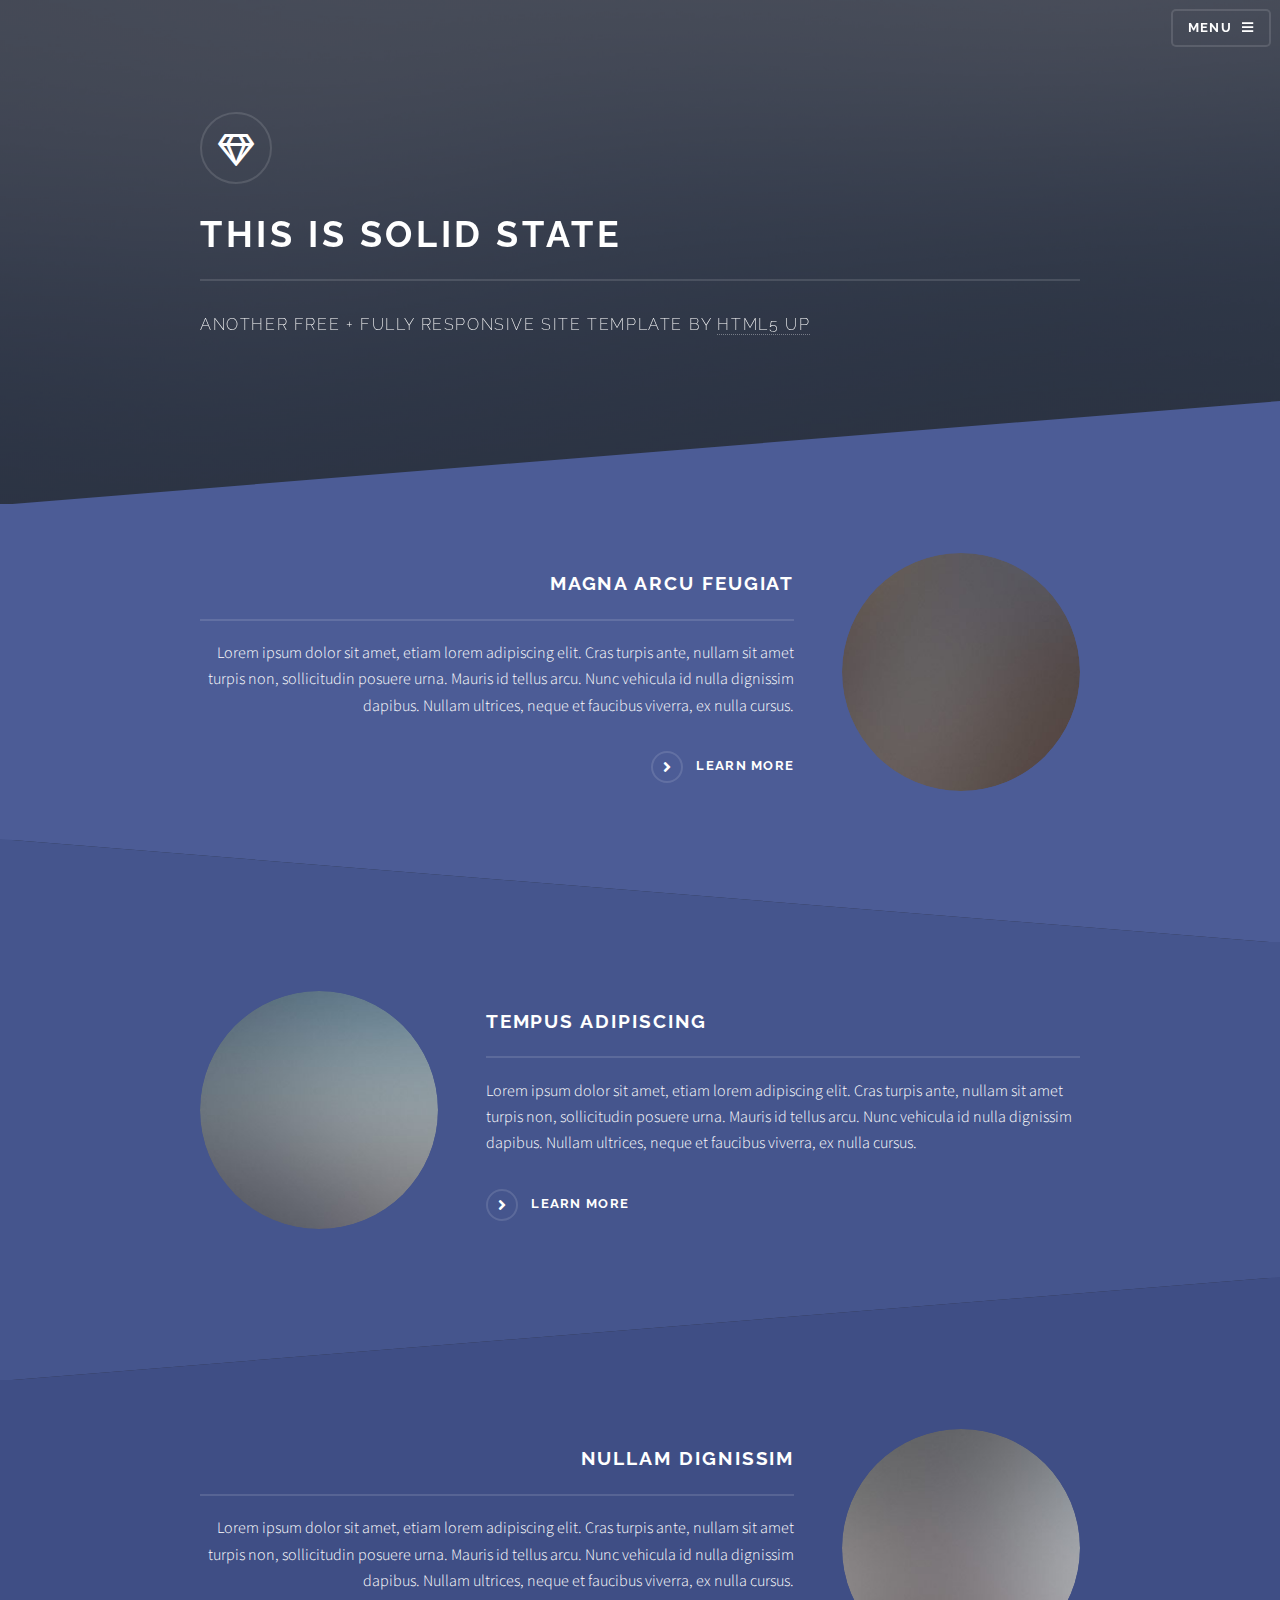
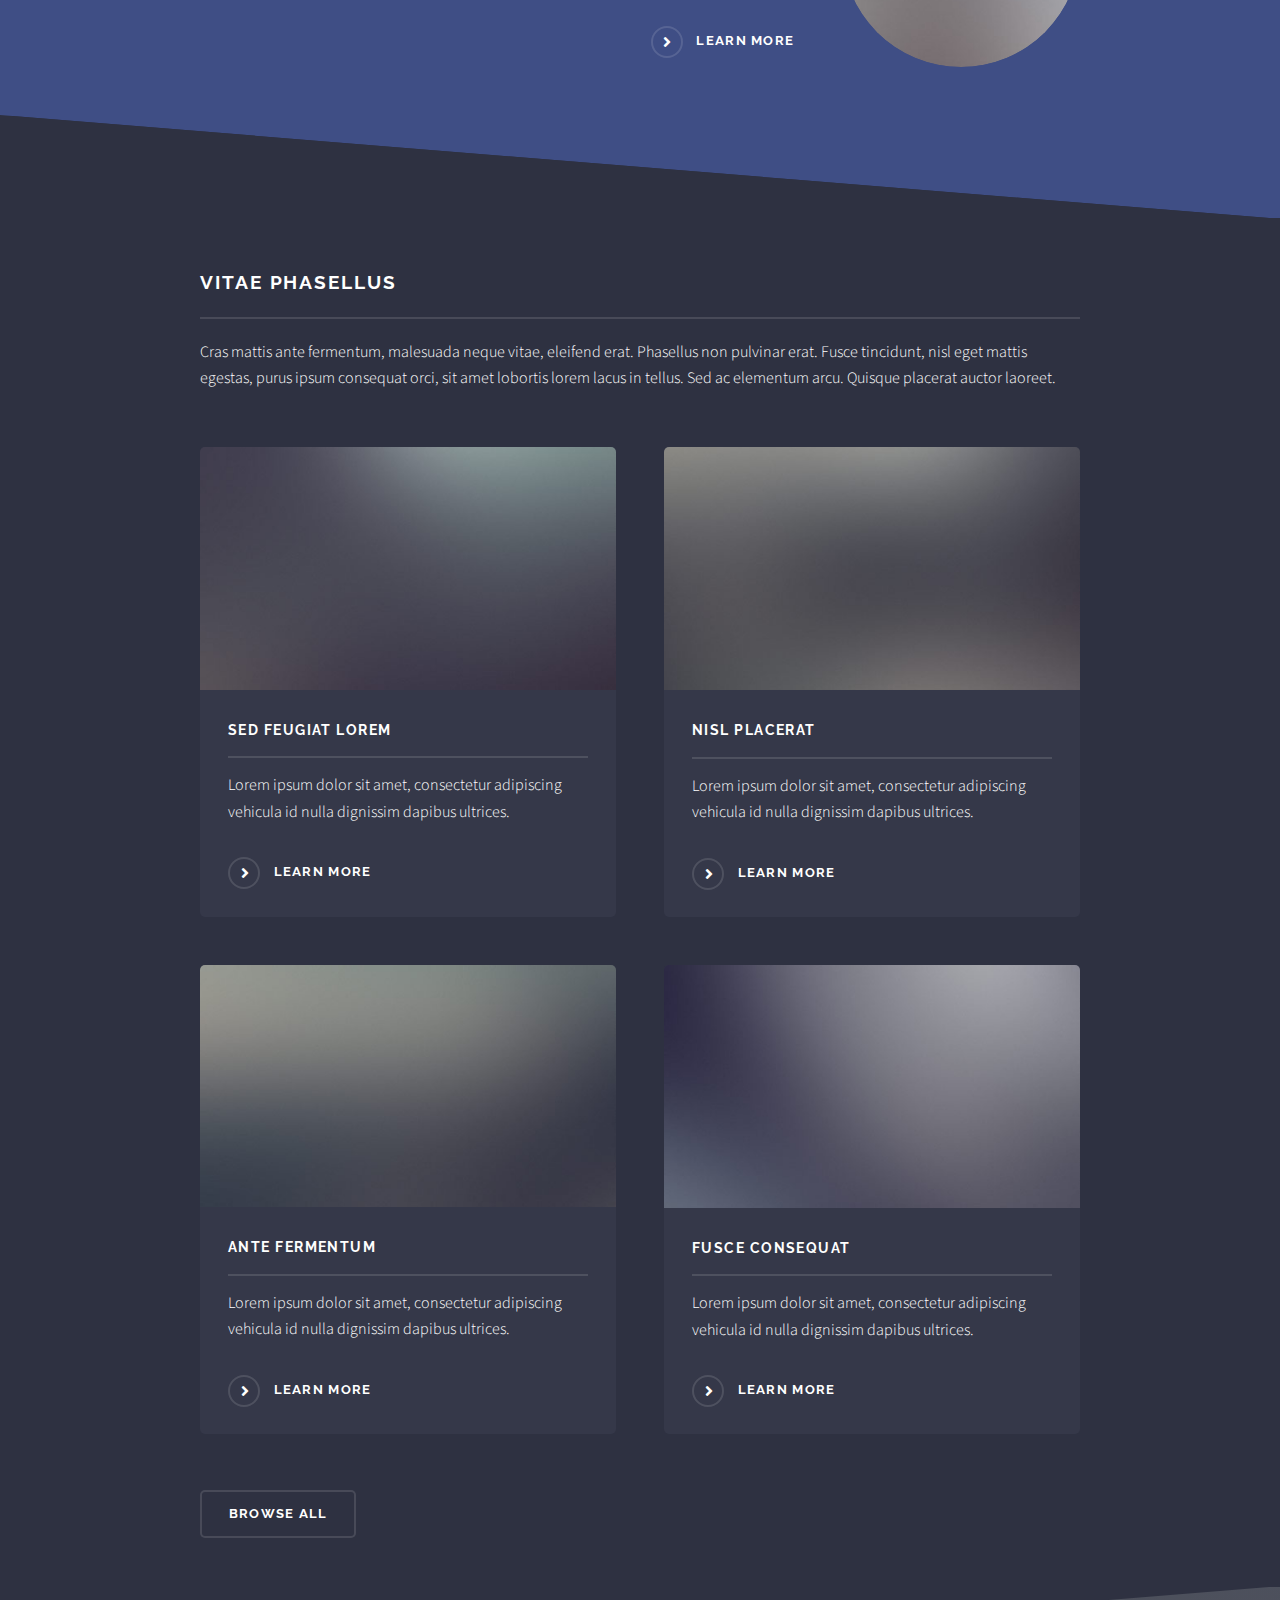
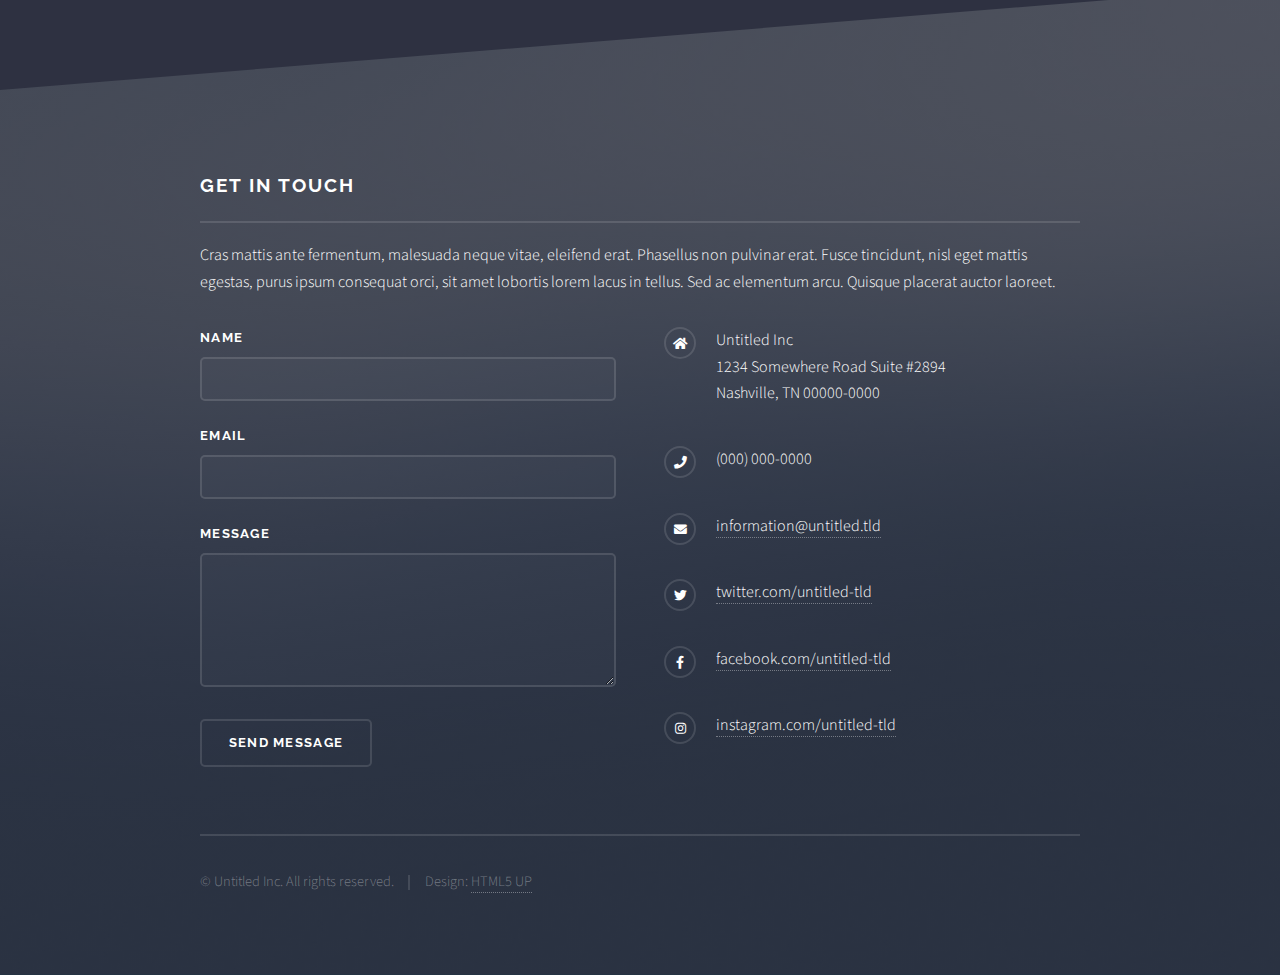
<file: html5up-solid-state/index.html>
<!DOCTYPE HTML>
<!--
	Solid State by HTML5 UP
	html5up.net | @ajlkn
	Free for personal and commercial use under the CCA 3.0 license (html5up.net/license)
-->
<html>
	<head>
		<title>Solid State by HTML5 UP</title>
		<meta charset="utf-8" />
		<meta name="viewport" content="width=device-width, initial-scale=1, user-scalable=no" />
		<link rel="stylesheet" href="assets/css/main.css" />
		<noscript><link rel="stylesheet" href="assets/css/noscript.css" /></noscript>
	</head>
	<body class="is-preload">

		<!-- Page Wrapper -->
			<div id="page-wrapper">

				<!-- Header -->
					<header id="header" class="alt">
						<h1><a href="index.html">Solid State</a></h1>
						<nav>
							<a href="#menu">Menu</a>
						</nav>
					</header>

				<!-- Menu -->
					<nav id="menu">
						<div class="inner">
							<h2>Menu</h2>
							<ul class="links">
								<li><a href="index.html">Home</a></li>
								<li><a href="generic.html">Generic</a></li>
								<li><a href="elements.html">Elements</a></li>
								<li><a href="#">Log In</a></li>
								<li><a href="#">Sign Up</a></li>
							</ul>
							<a href="#" class="close">Close</a>
						</div>
					</nav>

				<!-- Banner -->
					<section id="banner">
						<div class="inner">
							<div class="logo"><span class="icon fa-gem"></span></div>
							<h2>This is Solid State</h2>
							<p>Another free + fully responsive site template by <a href="http://html5up.net">HTML5 UP</a></p>
						</div>
					</section>

				<!-- Wrapper -->
					<section id="wrapper">

						<!-- One -->
							<section id="one" class="wrapper spotlight style1">
								<div class="inner">
									<a href="#" class="image"><img src="images/pic01.jpg" alt="" /></a>
									<div class="content">
										<h2 class="major">Magna arcu feugiat</h2>
										<p>Lorem ipsum dolor sit amet, etiam lorem adipiscing elit. Cras turpis ante, nullam sit amet turpis non, sollicitudin posuere urna. Mauris id tellus arcu. Nunc vehicula id nulla dignissim dapibus. Nullam ultrices, neque et faucibus viverra, ex nulla cursus.</p>
										<a href="#" class="special">Learn more</a>
									</div>
								</div>
							</section>

						<!-- Two -->
							<section id="two" class="wrapper alt spotlight style2">
								<div class="inner">
									<a href="#" class="image"><img src="images/pic02.jpg" alt="" /></a>
									<div class="content">
										<h2 class="major">Tempus adipiscing</h2>
										<p>Lorem ipsum dolor sit amet, etiam lorem adipiscing elit. Cras turpis ante, nullam sit amet turpis non, sollicitudin posuere urna. Mauris id tellus arcu. Nunc vehicula id nulla dignissim dapibus. Nullam ultrices, neque et faucibus viverra, ex nulla cursus.</p>
										<a href="#" class="special">Learn more</a>
									</div>
								</div>
							</section>

						<!-- Three -->
							<section id="three" class="wrapper spotlight style3">
								<div class="inner">
									<a href="#" class="image"><img src="images/pic03.jpg" alt="" /></a>
									<div class="content">
										<h2 class="major">Nullam dignissim</h2>
										<p>Lorem ipsum dolor sit amet, etiam lorem adipiscing elit. Cras turpis ante, nullam sit amet turpis non, sollicitudin posuere urna. Mauris id tellus arcu. Nunc vehicula id nulla dignissim dapibus. Nullam ultrices, neque et faucibus viverra, ex nulla cursus.</p>
										<a href="#" class="special">Learn more</a>
									</div>
								</div>
							</section>

						<!-- Four -->
							<section id="four" class="wrapper alt style1">
								<div class="inner">
									<h2 class="major">Vitae phasellus</h2>
									<p>Cras mattis ante fermentum, malesuada neque vitae, eleifend erat. Phasellus non pulvinar erat. Fusce tincidunt, nisl eget mattis egestas, purus ipsum consequat orci, sit amet lobortis lorem lacus in tellus. Sed ac elementum arcu. Quisque placerat auctor laoreet.</p>
									<section class="features">
										<article>
											<a href="#" class="image"><img src="images/pic04.jpg" alt="" /></a>
											<h3 class="major">Sed feugiat lorem</h3>
											<p>Lorem ipsum dolor sit amet, consectetur adipiscing vehicula id nulla dignissim dapibus ultrices.</p>
											<a href="#" class="special">Learn more</a>
										</article>
										<article>
											<a href="#" class="image"><img src="images/pic05.jpg" alt="" /></a>
											<h3 class="major">Nisl placerat</h3>
											<p>Lorem ipsum dolor sit amet, consectetur adipiscing vehicula id nulla dignissim dapibus ultrices.</p>
											<a href="#" class="special">Learn more</a>
										</article>
										<article>
											<a href="#" class="image"><img src="images/pic06.jpg" alt="" /></a>
											<h3 class="major">Ante fermentum</h3>
											<p>Lorem ipsum dolor sit amet, consectetur adipiscing vehicula id nulla dignissim dapibus ultrices.</p>
											<a href="#" class="special">Learn more</a>
										</article>
										<article>
											<a href="#" class="image"><img src="images/pic07.jpg" alt="" /></a>
											<h3 class="major">Fusce consequat</h3>
											<p>Lorem ipsum dolor sit amet, consectetur adipiscing vehicula id nulla dignissim dapibus ultrices.</p>
											<a href="#" class="special">Learn more</a>
										</article>
									</section>
									<ul class="actions">
										<li><a href="#" class="button">Browse All</a></li>
									</ul>
								</div>
							</section>

					</section>

				<!-- Footer -->
					<section id="footer">
						<div class="inner">
							<h2 class="major">Get in touch</h2>
							<p>Cras mattis ante fermentum, malesuada neque vitae, eleifend erat. Phasellus non pulvinar erat. Fusce tincidunt, nisl eget mattis egestas, purus ipsum consequat orci, sit amet lobortis lorem lacus in tellus. Sed ac elementum arcu. Quisque placerat auctor laoreet.</p>
							<form method="post" action="#">
								<div class="fields">
									<div class="field">
										<label for="name">Name</label>
										<input type="text" name="name" id="name" />
									</div>
									<div class="field">
										<label for="email">Email</label>
										<input type="email" name="email" id="email" />
									</div>
									<div class="field">
										<label for="message">Message</label>
										<textarea name="message" id="message" rows="4"></textarea>
									</div>
								</div>
								<ul class="actions">
									<li><input type="submit" value="Send Message" /></li>
								</ul>
							</form>
							<ul class="contact">
								<li class="icon solid fa-home">
									Untitled Inc<br />
									1234 Somewhere Road Suite #2894<br />
									Nashville, TN 00000-0000
								</li>
								<li class="icon solid fa-phone">(000) 000-0000</li>
								<li class="icon solid fa-envelope"><a href="#">information@untitled.tld</a></li>
								<li class="icon brands fa-twitter"><a href="#">twitter.com/untitled-tld</a></li>
								<li class="icon brands fa-facebook-f"><a href="#">facebook.com/untitled-tld</a></li>
								<li class="icon brands fa-instagram"><a href="#">instagram.com/untitled-tld</a></li>
							</ul>
							<ul class="copyright">
								<li>&copy; Untitled Inc. All rights reserved.</li><li>Design: <a href="http://html5up.net">HTML5 UP</a></li>
							</ul>
						</div>
					</section>

			</div>

		<!-- Scripts -->
			<script src="assets/js/jquery.min.js"></script>
			<script src="assets/js/jquery.scrollex.min.js"></script>
			<script src="assets/js/browser.min.js"></script>
			<script src="assets/js/breakpoints.min.js"></script>
			<script src="assets/js/util.js"></script>
			<script src="assets/js/main.js"></script>

	</body>
</html>
</file>
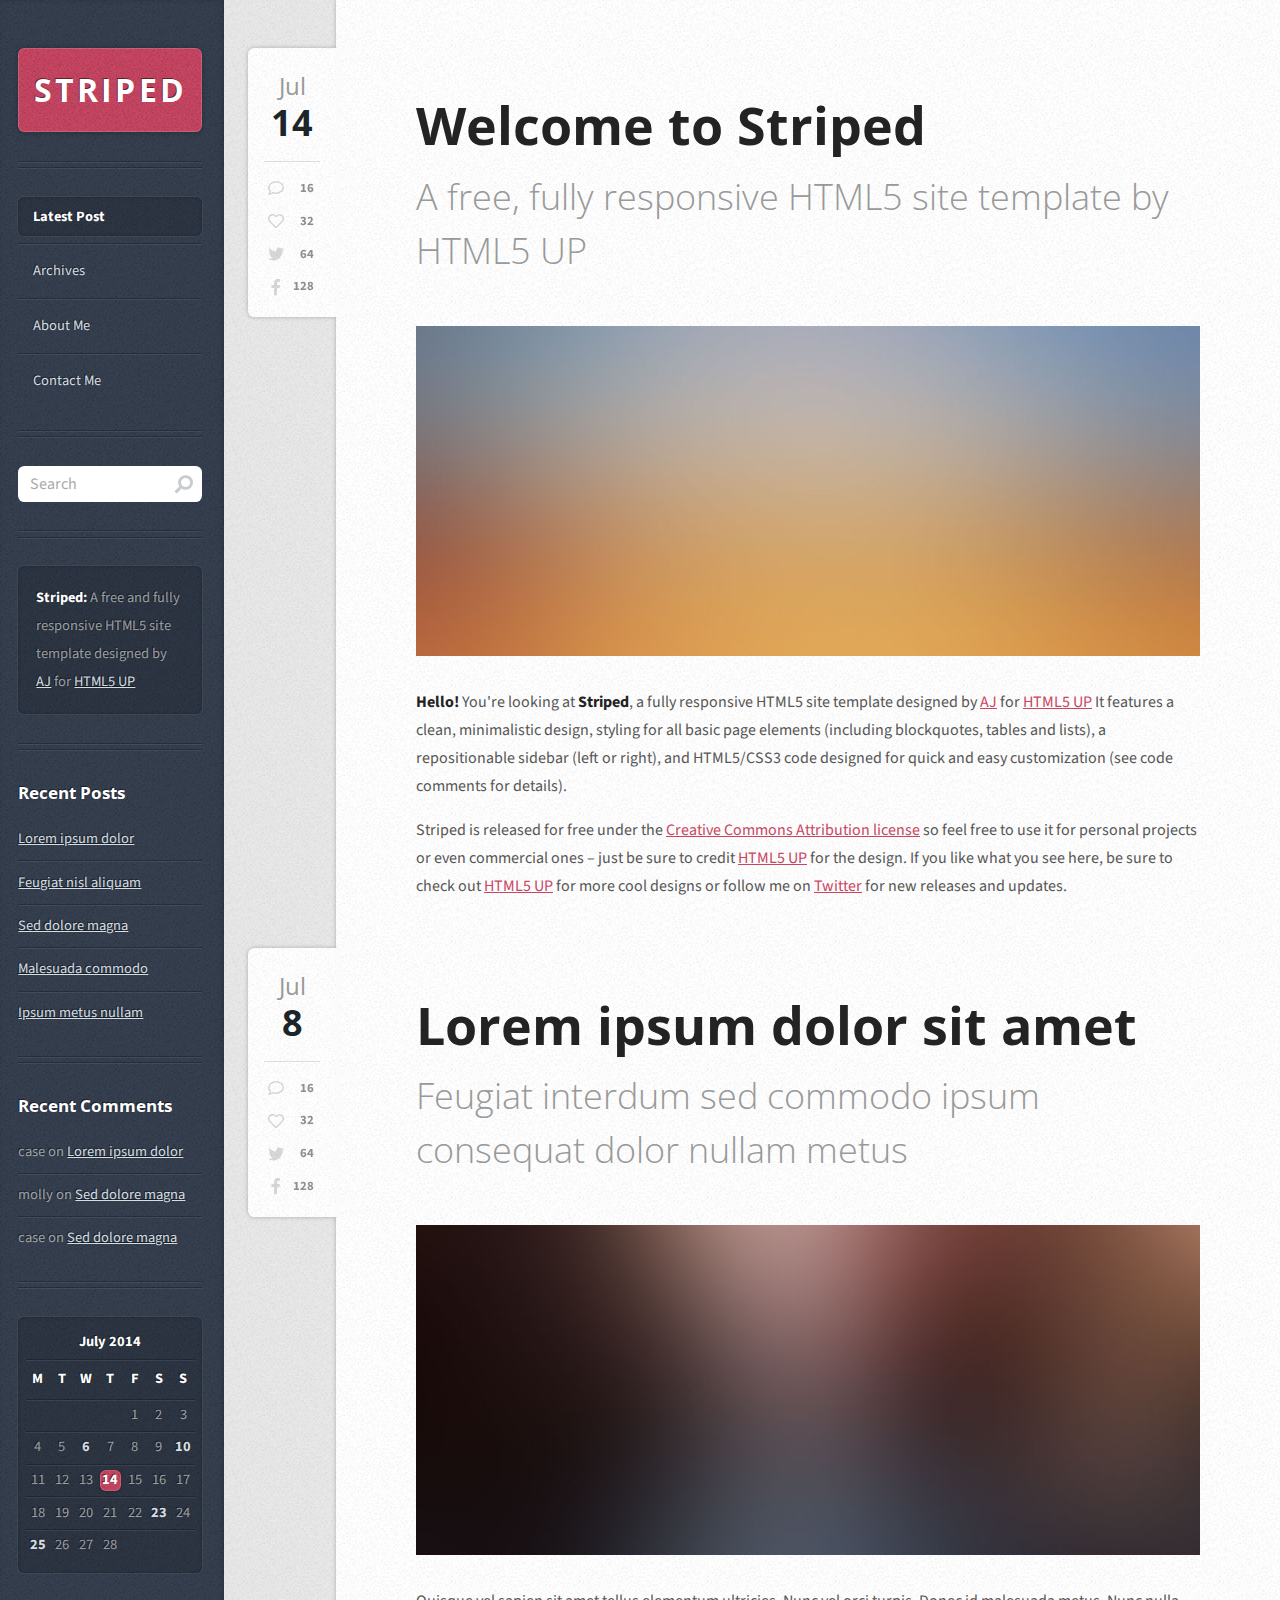
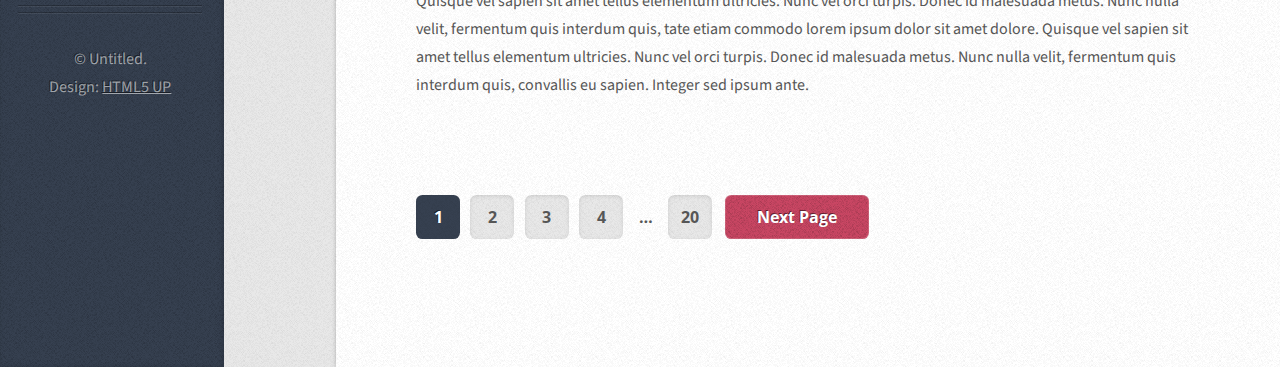
<file: html5up-striped/index.html>
<!DOCTYPE HTML>
<!--
	Striped by HTML5 UP
	html5up.net | @ajlkn
	Free for personal and commercial use under the CCA 3.0 license (html5up.net/license)
-->
<html>
	<head>
		<title>Striped by HTML5 UP</title>
		<meta charset="utf-8" />
		<meta name="viewport" content="width=device-width, initial-scale=1, user-scalable=no" />
		<link rel="stylesheet" href="assets/css/main.css" />
	</head>
	<body class="is-preload">

		<!-- Content -->
			<div id="content">
				<div class="inner">

					<!-- Post -->
						<article class="box post post-excerpt">
							<header>
								<!--
									Note: Titles and subtitles will wrap automatically when necessary, so don't worry
									if they get too long. You can also remove the <p> entirely if you don't
									need a subtitle.
								-->
								<h2><a href="#">Welcome to Striped</a></h2>
								<p>A free, fully responsive HTML5 site template by HTML5 UP</p>
							</header>
							<div class="info">
								<!--
									Note: The date should be formatted exactly as it's shown below. In particular, the
									"least significant" characters of the month should be encapsulated in a <span>
									element to denote what gets dropped in 1200px mode (eg. the "uary" in "January").
									Oh, and if you don't need a date for a particular page or post you can simply delete
									the entire "date" element.

								-->
								<span class="date"><span class="month">Jul<span>y</span></span> <span class="day">14</span><span class="year">, 2014</span></span>
								<!--
									Note: You can change the number of list items in "stats" to whatever you want.
								-->
								<ul class="stats">
									<li><a href="#" class="icon fa-comment">16</a></li>
									<li><a href="#" class="icon fa-heart">32</a></li>
									<li><a href="#" class="icon brands fa-twitter">64</a></li>
									<li><a href="#" class="icon brands fa-facebook-f">128</a></li>
								</ul>
							</div>
							<a href="#" class="image featured"><img src="images/pic01.jpg" alt="" /></a>
							<p>
								<strong>Hello!</strong> You're looking at <strong>Striped</strong>, a fully responsive HTML5 site template designed by <a href="http://twitter.com/ajlkn">AJ</a>
								for <a href="http://html5up.net">HTML5 UP</a> It features a clean, minimalistic design, styling for all basic page elements (including blockquotes, tables and lists), a
								repositionable sidebar (left or right), and HTML5/CSS3 code designed for quick and easy customization (see code comments for details).
							</p>
							<p>
								Striped is released for free under the <a href="http://html5up.net/license">Creative Commons Attribution license</a> so feel free to use it for personal projects
								or even commercial ones &ndash; just be sure to credit <a href="http://html5up.net">HTML5 UP</a> for the design. If you like what you see here, be sure to check out
								<a href="http://html5up.net">HTML5 UP</a> for more cool designs or follow me on <a href="http://twitter.com/ajlkn">Twitter</a> for new releases and updates.
							</p>
						</article>

					<!-- Post -->
						<article class="box post post-excerpt">
							<header>
								<h2><a href="#">Lorem ipsum dolor sit amet</a></h2>
								<p>Feugiat interdum sed commodo ipsum consequat dolor nullam metus</p>
							</header>
							<div class="info">
								<span class="date"><span class="month">Jul<span>y</span></span> <span class="day">8</span><span class="year">, 2014</span></span>
								<ul class="stats">
									<li><a href="#" class="icon fa-comment">16</a></li>
									<li><a href="#" class="icon fa-heart">32</a></li>
									<li><a href="#" class="icon brands fa-twitter">64</a></li>
									<li><a href="#" class="icon brands fa-facebook-f">128</a></li>
								</ul>
							</div>
							<a href="#" class="image featured"><img src="images/pic02.jpg" alt="" /></a>
							<p>
								Quisque vel sapien sit amet tellus elementum ultricies. Nunc vel orci turpis. Donec id malesuada metus.
								Nunc nulla velit, fermentum quis interdum quis, tate etiam commodo lorem ipsum dolor sit amet dolore.
								Quisque vel sapien sit amet tellus elementum ultricies. Nunc vel orci turpis. Donec id malesuada metus.
								Nunc nulla velit, fermentum quis interdum quis, convallis eu sapien. Integer sed ipsum ante.
							</p>
						</article>

					<!-- Pagination -->
						<div class="pagination">
							<!--<a href="#" class="button previous">Previous Page</a>-->
							<div class="pages">
								<a href="#" class="active">1</a>
								<a href="#">2</a>
								<a href="#">3</a>
								<a href="#">4</a>
								<span>&hellip;</span>
								<a href="#">20</a>
							</div>
							<a href="#" class="button next">Next Page</a>
						</div>

				</div>
			</div>

		<!-- Sidebar -->
			<div id="sidebar">

				<!-- Logo -->
					<h1 id="logo"><a href="#">STRIPED</a></h1>

				<!-- Nav -->
					<nav id="nav">
						<ul>
							<li class="current"><a href="#">Latest Post</a></li>
							<li><a href="#">Archives</a></li>
							<li><a href="#">About Me</a></li>
							<li><a href="#">Contact Me</a></li>
						</ul>
					</nav>

				<!-- Search -->
					<section class="box search">
						<form method="post" action="#">
							<input type="text" class="text" name="search" placeholder="Search" />
						</form>
					</section>

				<!-- Text -->
					<section class="box text-style1">
						<div class="inner">
							<p>
								<strong>Striped:</strong> A free and fully responsive HTML5 site
								template designed by <a href="http://twitter.com/ajlkn">AJ</a> for <a href="http://html5up.net/">HTML5 UP</a>
							</p>
						</div>
					</section>

				<!-- Recent Posts -->
					<section class="box recent-posts">
						<header>
							<h2>Recent Posts</h2>
						</header>
						<ul>
							<li><a href="#">Lorem ipsum dolor</a></li>
							<li><a href="#">Feugiat nisl aliquam</a></li>
							<li><a href="#">Sed dolore magna</a></li>
							<li><a href="#">Malesuada commodo</a></li>
							<li><a href="#">Ipsum metus nullam</a></li>
						</ul>
					</section>

				<!-- Recent Comments -->
					<section class="box recent-comments">
						<header>
							<h2>Recent Comments</h2>
						</header>
						<ul>
							<li>case on <a href="#">Lorem ipsum dolor</a></li>
							<li>molly on <a href="#">Sed dolore magna</a></li>
							<li>case on <a href="#">Sed dolore magna</a></li>
						</ul>
					</section>

				<!-- Calendar -->
					<section class="box calendar">
						<div class="inner">
							<table>
								<caption>July 2014</caption>
								<thead>
									<tr>
										<th scope="col" title="Monday">M</th>
										<th scope="col" title="Tuesday">T</th>
										<th scope="col" title="Wednesday">W</th>
										<th scope="col" title="Thursday">T</th>
										<th scope="col" title="Friday">F</th>
										<th scope="col" title="Saturday">S</th>
										<th scope="col" title="Sunday">S</th>
									</tr>
								</thead>
								<tbody>
									<tr>
										<td colspan="4" class="pad"><span>&nbsp;</span></td>
										<td><span>1</span></td>
										<td><span>2</span></td>
										<td><span>3</span></td>
									</tr>
									<tr>
										<td><span>4</span></td>
										<td><span>5</span></td>
										<td><a href="#">6</a></td>
										<td><span>7</span></td>
										<td><span>8</span></td>
										<td><span>9</span></td>
										<td><a href="#">10</a></td>
									</tr>
									<tr>
										<td><span>11</span></td>
										<td><span>12</span></td>
										<td><span>13</span></td>
										<td class="today"><a href="#">14</a></td>
										<td><span>15</span></td>
										<td><span>16</span></td>
										<td><span>17</span></td>
									</tr>
									<tr>
										<td><span>18</span></td>
										<td><span>19</span></td>
										<td><span>20</span></td>
										<td><span>21</span></td>
										<td><span>22</span></td>
										<td><a href="#">23</a></td>
										<td><span>24</span></td>
									</tr>
									<tr>
										<td><a href="#">25</a></td>
										<td><span>26</span></td>
										<td><span>27</span></td>
										<td><span>28</span></td>
										<td class="pad" colspan="3"><span>&nbsp;</span></td>
									</tr>
								</tbody>
							</table>
						</div>
					</section>

				<!-- Copyright -->
					<ul id="copyright">
						<li>&copy; Untitled.</li><li>Design: <a href="http://html5up.net">HTML5 UP</a></li>
					</ul>

			</div>

		<!-- Scripts -->
			<script src="assets/js/jquery.min.js"></script>
			<script src="assets/js/browser.min.js"></script>
			<script src="assets/js/breakpoints.min.js"></script>
			<script src="assets/js/util.js"></script>
			<script src="assets/js/main.js"></script>

	</body>
</html>
</file>
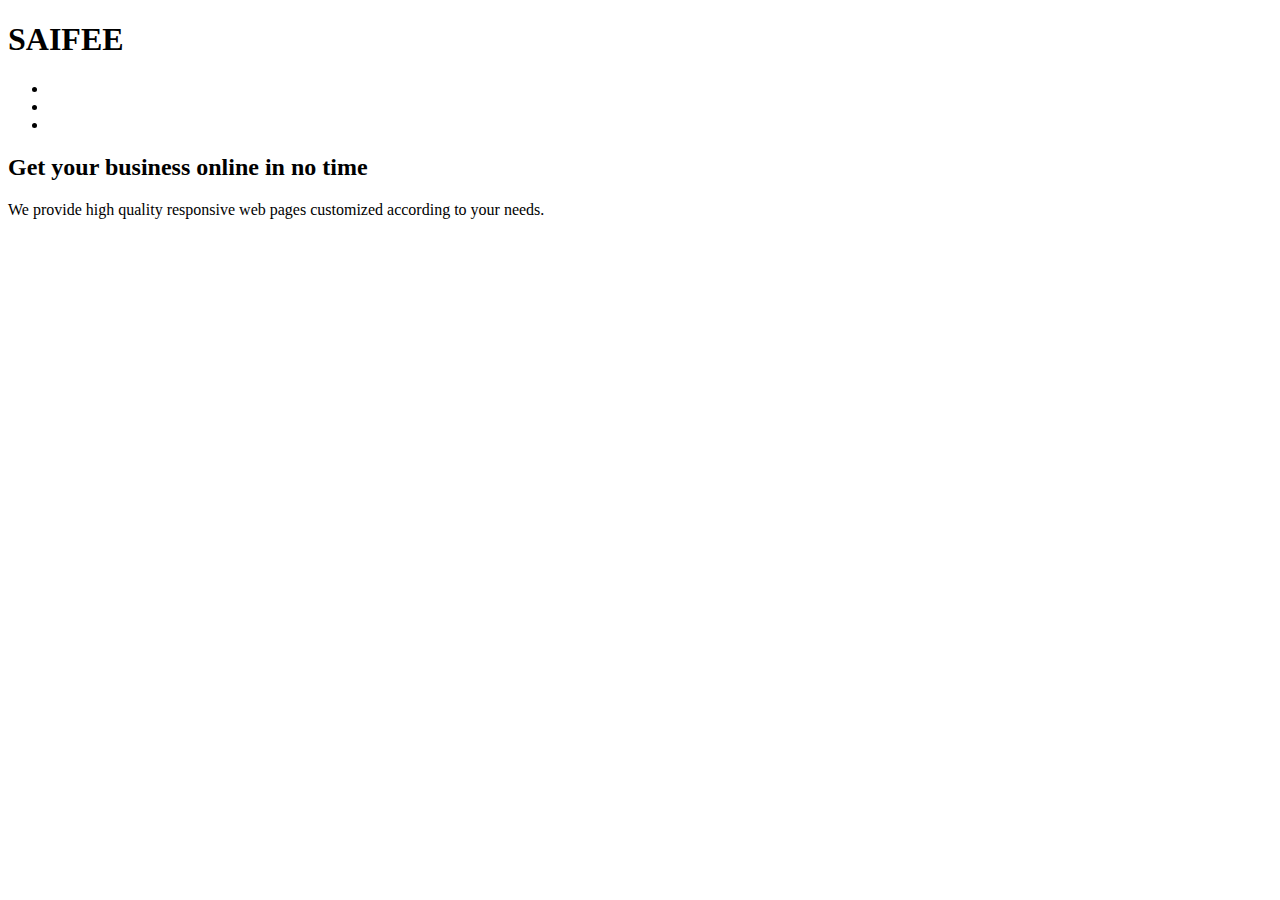
<file: webroot/index.html>
<!DOCTYPE html>
<html lang="en">
<head>
    <meta charset="UTF-8">
    <meta name="viewport" content="width=device-width, initial-scale=1.0">
    <title>Document</title>
</head>
<body>
    <header>
        <div>
            <h1>SAIFEE</h1>
            <nav class="navbar">
                <ul>
                    <li></li>
                    <li></li>
                    <li></li>
                </ul>
            </nav>
        </div>
        <div>
            <div>
                <h2>Get your business online in no time</h2>
                <p>We provide high quality responsive web pages customized according to your needs.</p>
            </div>
            <div>
                <img>
            </div>
        </div>
    </header>
</body>
</html>
</file>
<file: style.css>
body{
    font-family: system-ui, -apple-system, BlinkMacSystemFont, 'Segoe UI', Roboto, Oxygen, Ubuntu, Cantarell, 'Open Sans', 'Helvetica Neue', sans-serif;
    margin: 0px;
}

header{
    background-color: #1f2937;
    color: white;
}

.topbar{
    display: flex;
    flex-direction: row;
    justify-content: space-between;

}

nav ul{
    list-style-type: none;
    display: flex;
    flex-direction: row;
    justify-content: space-around;

}

nav ul li{
    padding: 2px 20px ;
    size: 20px;
}

div.topbar h1{
    padding: 0px 20px;
}

#bluelogo{
    width: auto;
    height: 200px;
    padding: 0px 20px;
    filter: brightness(0) saturate(100%) invert(55%) sepia(99%) saturate(5579%) hue-rotate(217deg) brightness(85%) contrast(85%);
}

div.intro{
    display: flex;
    flex-direction: row;
    justify-content: space-between;
}

div.in-intro{
    padding: 20px;
}

div#products h2{
    text-align: center;
}

div.prodflex{
    display: flex;
    flex-direction: row;
    justify-content: space-around;
    flex-wrap: wrap;
}

div.prodflex div{
    padding: 20px;
}

div.prodcard{
    display: flex;
    flex-direction: column;
    align-items: center;
    justify-content: center;
}
</file>
<file: html5up-dimension/assets/css/noscript.css>
/*
	Dimension by HTML5 UP
	html5up.net | @ajlkn
	Free for personal and commercial use under the CCA 3.0 license (html5up.net/license)
*/

/* BG */

	body.is-preload #bg:before {
		background-color: transparent;
	}

/* Header */

	body.is-preload #header {
		-moz-filter: none;
		-webkit-filter: none;
		-ms-filter: none;
		filter: none;
	}

		body.is-preload #header > * {
			opacity: 1;
		}

		body.is-preload #header .content .inner {
			max-height: none;
			padding: 3rem 2rem;
			opacity: 1;
		}

/* Main */

	#main article {
		opacity: 1;
		margin: 4rem 0 0 0;
	}
</file>
<file: html5up-forty/assets/css/noscript.css>
/*
	Forty by HTML5 UP
	html5up.net | @ajlkn
	Free for personal and commercial use under the CCA 3.0 license (html5up.net/license)
*/

/* Banner */

	body.is-preload #banner:after {
		opacity: 0.85;
	}

	body.is-preload #banner > .inner {
		-moz-filter: none;
		-webkit-filter: none;
		-ms-filter: none;
		filter: none;
		-moz-transform: none;
		-webkit-transform: none;
		-ms-transform: none;
		transform: none;
		opacity: 1;
	}
</file>
<file: html5up-halcyonic/assets/css/main.css>
@import url("https://fonts.googleapis.com/css?family=Yanone+Kaffeesatz:400,300,200");

/*
	Halcyonic by HTML5 UP
	html5up.net | @ajlkn
	Free for personal and commercial use under the CCA 3.0 license (html5up.net/license)
*/

html, body, div, span, applet, object,
iframe, h1, h2, h3, h4, h5, h6, p, blockquote,
pre, a, abbr, acronym, address, big, cite,
code, del, dfn, em, img, ins, kbd, q, s, samp,
small, strike, strong, sub, sup, tt, var, b,
u, i, center, dl, dt, dd, ol, ul, li, fieldset,
form, label, legend, table, caption, tbody,
tfoot, thead, tr, th, td, article, aside,
canvas, details, embed, figure, figcaption,
footer, header, hgroup, menu, nav, output, ruby,
section, summary, time, mark, audio, video {
	margin: 0;
	padding: 0;
	border: 0;
	font-size: 100%;
	font: inherit;
	vertical-align: baseline;}

article, aside, details, figcaption, figure,
footer, header, hgroup, menu, nav, section {
	display: block;}

body {
	line-height: 1;
}

ol, ul {
	list-style: none;
}

blockquote, q {
	quotes: none;
}

	blockquote:before, blockquote:after, q:before, q:after {
		content: '';
		content: none;
	}

table {
	border-collapse: collapse;
	border-spacing: 0;
}

body {
	-webkit-text-size-adjust: none;
}

mark {
	background-color: transparent;
	color: inherit;
}

input::-moz-focus-inner {
	border: 0;
	padding: 0;
}

input, select, textarea {
	-moz-appearance: none;
	-webkit-appearance: none;
	-ms-appearance: none;
	appearance: none;
}

/* Basic */

	html {
		box-sizing: border-box;
	}

	*, *:before, *:after {
		box-sizing: inherit;
	}

	body {
		background: #D4D9DD url("images/bg03.jpg");
		color: #474f51;
		font-size: 13.5pt;
		font-family: 'Yanone Kaffeesatz';
		line-height: 1.85em;
		font-weight: 300;
	}

	input, textarea, select {
		color: #474f51;
		font-size: 13.5pt;
		font-family: 'Yanone Kaffeesatz';
		line-height: 1.85em;
		font-weight: 300;
	}

	ul, ol, p, dl {
		margin: 0 0 2em 0;
	}

	a {
		text-decoration: underline;
	}

		a:hover {
			text-decoration: none;
		}

	section > :last-child,
	section:last-child,
	.last-child {
		margin-bottom: 0 !important;
	}

/* Container */

	.container {
		margin: 0 auto;
		max-width: 100%;
		width: 1200px;
	}

		@media screen and (max-width: 1680px) {

			.container {
				width: 1200px;
			}

		}

		@media screen and (max-width: 1280px) {

			.container {
				width: calc(100% - 40px);
			}

		}

		@media screen and (max-width: 980px) {

			.container {
				width: calc(100% - 50px);
			}

		}

		@media screen and (max-width: 736px) {

			.container {
				width: calc(100% - 40px);
			}

		}

/* Row */

	.row {
		display: flex;
		flex-wrap: wrap;
		box-sizing: border-box;
		align-items: stretch;
	}

		.row > * {
			box-sizing: border-box;
		}

		.row.gtr-uniform > * > :last-child {
			margin-bottom: 0;
		}

		.row.aln-left {
			justify-content: flex-start;
		}

		.row.aln-center {
			justify-content: center;
		}

		.row.aln-right {
			justify-content: flex-end;
		}

		.row.aln-top {
			align-items: flex-start;
		}

		.row.aln-middle {
			align-items: center;
		}

		.row.aln-bottom {
			align-items: flex-end;
		}

		.row > .imp {
			order: -1;
		}

		.row > .col-1 {
			width: 8.33333%;
		}

		.row > .off-1 {
			margin-left: 8.33333%;
		}

		.row > .col-2 {
			width: 16.66667%;
		}

		.row > .off-2 {
			margin-left: 16.66667%;
		}

		.row > .col-3 {
			width: 25%;
		}

		.row > .off-3 {
			margin-left: 25%;
		}

		.row > .col-4 {
			width: 33.33333%;
		}

		.row > .off-4 {
			margin-left: 33.33333%;
		}

		.row > .col-5 {
			width: 41.66667%;
		}

		.row > .off-5 {
			margin-left: 41.66667%;
		}

		.row > .col-6 {
			width: 50%;
		}

		.row > .off-6 {
			margin-left: 50%;
		}

		.row > .col-7 {
			width: 58.33333%;
		}

		.row > .off-7 {
			margin-left: 58.33333%;
		}

		.row > .col-8 {
			width: 66.66667%;
		}

		.row > .off-8 {
			margin-left: 66.66667%;
		}

		.row > .col-9 {
			width: 75%;
		}

		.row > .off-9 {
			margin-left: 75%;
		}

		.row > .col-10 {
			width: 83.33333%;
		}

		.row > .off-10 {
			margin-left: 83.33333%;
		}

		.row > .col-11 {
			width: 91.66667%;
		}

		.row > .off-11 {
			margin-left: 91.66667%;
		}

		.row > .col-12 {
			width: 100%;
		}

		.row > .off-12 {
			margin-left: 100%;
		}

		.row.gtr-0 {
			margin-top: 0px;
			margin-left: 0px;
		}

			.row.gtr-0 > * {
				padding: 0px 0 0 0px;
			}

			.row.gtr-0.gtr-uniform {
				margin-top: 0px;
			}

				.row.gtr-0.gtr-uniform > * {
					padding-top: 0px;
				}

		.row.gtr-25 {
			margin-top: -6.25px;
			margin-left: -6.25px;
		}

			.row.gtr-25 > * {
				padding: 6.25px 0 0 6.25px;
			}

			.row.gtr-25.gtr-uniform {
				margin-top: -6.25px;
			}

				.row.gtr-25.gtr-uniform > * {
					padding-top: 6.25px;
				}

		.row.gtr-50 {
			margin-top: -12.5px;
			margin-left: -12.5px;
		}

			.row.gtr-50 > * {
				padding: 12.5px 0 0 12.5px;
			}

			.row.gtr-50.gtr-uniform {
				margin-top: -12.5px;
			}

				.row.gtr-50.gtr-uniform > * {
					padding-top: 12.5px;
				}

		.row {
			margin-top: -25px;
			margin-left: -25px;
		}

			.row > * {
				padding: 25px 0 0 25px;
			}

			.row.gtr-uniform {
				margin-top: -25px;
			}

				.row.gtr-uniform > * {
					padding-top: 25px;
				}

		.row.gtr-150 {
			margin-top: -37.5px;
			margin-left: -37.5px;
		}

			.row.gtr-150 > * {
				padding: 37.5px 0 0 37.5px;
			}

			.row.gtr-150.gtr-uniform {
				margin-top: -37.5px;
			}

				.row.gtr-150.gtr-uniform > * {
					padding-top: 37.5px;
				}

		.row.gtr-200 {
			margin-top: -50px;
			margin-left: -50px;
		}

			.row.gtr-200 > * {
				padding: 50px 0 0 50px;
			}

			.row.gtr-200.gtr-uniform {
				margin-top: -50px;
			}

				.row.gtr-200.gtr-uniform > * {
					padding-top: 50px;
				}

		@media screen and (max-width: 1680px) {

			.row {
				display: flex;
				flex-wrap: wrap;
				box-sizing: border-box;
				align-items: stretch;
			}

				.row > * {
					box-sizing: border-box;
				}

				.row.gtr-uniform > * > :last-child {
					margin-bottom: 0;
				}

				.row.aln-left {
					justify-content: flex-start;
				}

				.row.aln-center {
					justify-content: center;
				}

				.row.aln-right {
					justify-content: flex-end;
				}

				.row.aln-top {
					align-items: flex-start;
				}

				.row.aln-middle {
					align-items: center;
				}

				.row.aln-bottom {
					align-items: flex-end;
				}

				.row > .imp-xlarge {
					order: -1;
				}

				.row > .col-1-xlarge {
					width: 8.33333%;
				}

				.row > .off-1-xlarge {
					margin-left: 8.33333%;
				}

				.row > .col-2-xlarge {
					width: 16.66667%;
				}

				.row > .off-2-xlarge {
					margin-left: 16.66667%;
				}

				.row > .col-3-xlarge {
					width: 25%;
				}

				.row > .off-3-xlarge {
					margin-left: 25%;
				}

				.row > .col-4-xlarge {
					width: 33.33333%;
				}

				.row > .off-4-xlarge {
					margin-left: 33.33333%;
				}

				.row > .col-5-xlarge {
					width: 41.66667%;
				}

				.row > .off-5-xlarge {
					margin-left: 41.66667%;
				}

				.row > .col-6-xlarge {
					width: 50%;
				}

				.row > .off-6-xlarge {
					margin-left: 50%;
				}

				.row > .col-7-xlarge {
					width: 58.33333%;
				}

				.row > .off-7-xlarge {
					margin-left: 58.33333%;
				}

				.row > .col-8-xlarge {
					width: 66.66667%;
				}

				.row > .off-8-xlarge {
					margin-left: 66.66667%;
				}

				.row > .col-9-xlarge {
					width: 75%;
				}

				.row > .off-9-xlarge {
					margin-left: 75%;
				}

				.row > .col-10-xlarge {
					width: 83.33333%;
				}

				.row > .off-10-xlarge {
					margin-left: 83.33333%;
				}

				.row > .col-11-xlarge {
					width: 91.66667%;
				}

				.row > .off-11-xlarge {
					margin-left: 91.66667%;
				}

				.row > .col-12-xlarge {
					width: 100%;
				}

				.row > .off-12-xlarge {
					margin-left: 100%;
				}

				.row.gtr-0 {
					margin-top: 0px;
					margin-left: 0px;
				}

					.row.gtr-0 > * {
						padding: 0px 0 0 0px;
					}

					.row.gtr-0.gtr-uniform {
						margin-top: 0px;
					}

						.row.gtr-0.gtr-uniform > * {
							padding-top: 0px;
						}

				.row.gtr-25 {
					margin-top: -6.25px;
					margin-left: -6.25px;
				}

					.row.gtr-25 > * {
						padding: 6.25px 0 0 6.25px;
					}

					.row.gtr-25.gtr-uniform {
						margin-top: -6.25px;
					}

						.row.gtr-25.gtr-uniform > * {
							padding-top: 6.25px;
						}

				.row.gtr-50 {
					margin-top: -12.5px;
					margin-left: -12.5px;
				}

					.row.gtr-50 > * {
						padding: 12.5px 0 0 12.5px;
					}

					.row.gtr-50.gtr-uniform {
						margin-top: -12.5px;
					}

						.row.gtr-50.gtr-uniform > * {
							padding-top: 12.5px;
						}

				.row {
					margin-top: -25px;
					margin-left: -25px;
				}

					.row > * {
						padding: 25px 0 0 25px;
					}

					.row.gtr-uniform {
						margin-top: -25px;
					}

						.row.gtr-uniform > * {
							padding-top: 25px;
						}

				.row.gtr-150 {
					margin-top: -37.5px;
					margin-left: -37.5px;
				}

					.row.gtr-150 > * {
						padding: 37.5px 0 0 37.5px;
					}

					.row.gtr-150.gtr-uniform {
						margin-top: -37.5px;
					}

						.row.gtr-150.gtr-uniform > * {
							padding-top: 37.5px;
						}

				.row.gtr-200 {
					margin-top: -50px;
					margin-left: -50px;
				}

					.row.gtr-200 > * {
						padding: 50px 0 0 50px;
					}

					.row.gtr-200.gtr-uniform {
						margin-top: -50px;
					}

						.row.gtr-200.gtr-uniform > * {
							padding-top: 50px;
						}

		}

		@media screen and (max-width: 1280px) {

			.row {
				display: flex;
				flex-wrap: wrap;
				box-sizing: border-box;
				align-items: stretch;
			}

				.row > * {
					box-sizing: border-box;
				}

				.row.gtr-uniform > * > :last-child {
					margin-bottom: 0;
				}

				.row.aln-left {
					justify-content: flex-start;
				}

				.row.aln-center {
					justify-content: center;
				}

				.row.aln-right {
					justify-content: flex-end;
				}

				.row.aln-top {
					align-items: flex-start;
				}

				.row.aln-middle {
					align-items: center;
				}

				.row.aln-bottom {
					align-items: flex-end;
				}

				.row > .imp-large {
					order: -1;
				}

				.row > .col-1-large {
					width: 8.33333%;
				}

				.row > .off-1-large {
					margin-left: 8.33333%;
				}

				.row > .col-2-large {
					width: 16.66667%;
				}

				.row > .off-2-large {
					margin-left: 16.66667%;
				}

				.row > .col-3-large {
					width: 25%;
				}

				.row > .off-3-large {
					margin-left: 25%;
				}

				.row > .col-4-large {
					width: 33.33333%;
				}

				.row > .off-4-large {
					margin-left: 33.33333%;
				}

				.row > .col-5-large {
					width: 41.66667%;
				}

				.row > .off-5-large {
					margin-left: 41.66667%;
				}

				.row > .col-6-large {
					width: 50%;
				}

				.row > .off-6-large {
					margin-left: 50%;
				}

				.row > .col-7-large {
					width: 58.33333%;
				}

				.row > .off-7-large {
					margin-left: 58.33333%;
				}

				.row > .col-8-large {
					width: 66.66667%;
				}

				.row > .off-8-large {
					margin-left: 66.66667%;
				}

				.row > .col-9-large {
					width: 75%;
				}

				.row > .off-9-large {
					margin-left: 75%;
				}

				.row > .col-10-large {
					width: 83.33333%;
				}

				.row > .off-10-large {
					margin-left: 83.33333%;
				}

				.row > .col-11-large {
					width: 91.66667%;
				}

				.row > .off-11-large {
					margin-left: 91.66667%;
				}

				.row > .col-12-large {
					width: 100%;
				}

				.row > .off-12-large {
					margin-left: 100%;
				}

				.row.gtr-0 {
					margin-top: 0px;
					margin-left: 0px;
				}

					.row.gtr-0 > * {
						padding: 0px 0 0 0px;
					}

					.row.gtr-0.gtr-uniform {
						margin-top: 0px;
					}

						.row.gtr-0.gtr-uniform > * {
							padding-top: 0px;
						}

				.row.gtr-25 {
					margin-top: -5px;
					margin-left: -5px;
				}

					.row.gtr-25 > * {
						padding: 5px 0 0 5px;
					}

					.row.gtr-25.gtr-uniform {
						margin-top: -5px;
					}

						.row.gtr-25.gtr-uniform > * {
							padding-top: 5px;
						}

				.row.gtr-50 {
					margin-top: -10px;
					margin-left: -10px;
				}

					.row.gtr-50 > * {
						padding: 10px 0 0 10px;
					}

					.row.gtr-50.gtr-uniform {
						margin-top: -10px;
					}

						.row.gtr-50.gtr-uniform > * {
							padding-top: 10px;
						}

				.row {
					margin-top: -20px;
					margin-left: -20px;
				}

					.row > * {
						padding: 20px 0 0 20px;
					}

					.row.gtr-uniform {
						margin-top: -20px;
					}

						.row.gtr-uniform > * {
							padding-top: 20px;
						}

				.row.gtr-150 {
					margin-top: -30px;
					margin-left: -30px;
				}

					.row.gtr-150 > * {
						padding: 30px 0 0 30px;
					}

					.row.gtr-150.gtr-uniform {
						margin-top: -30px;
					}

						.row.gtr-150.gtr-uniform > * {
							padding-top: 30px;
						}

				.row.gtr-200 {
					margin-top: -40px;
					margin-left: -40px;
				}

					.row.gtr-200 > * {
						padding: 40px 0 0 40px;
					}

					.row.gtr-200.gtr-uniform {
						margin-top: -40px;
					}

						.row.gtr-200.gtr-uniform > * {
							padding-top: 40px;
						}

		}

		@media screen and (max-width: 980px) {

			.row {
				display: flex;
				flex-wrap: wrap;
				box-sizing: border-box;
				align-items: stretch;
			}

				.row > * {
					box-sizing: border-box;
				}

				.row.gtr-uniform > * > :last-child {
					margin-bottom: 0;
				}

				.row.aln-left {
					justify-content: flex-start;
				}

				.row.aln-center {
					justify-content: center;
				}

				.row.aln-right {
					justify-content: flex-end;
				}

				.row.aln-top {
					align-items: flex-start;
				}

				.row.aln-middle {
					align-items: center;
				}

				.row.aln-bottom {
					align-items: flex-end;
				}

				.row > .imp-medium {
					order: -1;
				}

				.row > .col-1-medium {
					width: 8.33333%;
				}

				.row > .off-1-medium {
					margin-left: 8.33333%;
				}

				.row > .col-2-medium {
					width: 16.66667%;
				}

				.row > .off-2-medium {
					margin-left: 16.66667%;
				}

				.row > .col-3-medium {
					width: 25%;
				}

				.row > .off-3-medium {
					margin-left: 25%;
				}

				.row > .col-4-medium {
					width: 33.33333%;
				}

				.row > .off-4-medium {
					margin-left: 33.33333%;
				}

				.row > .col-5-medium {
					width: 41.66667%;
				}

				.row > .off-5-medium {
					margin-left: 41.66667%;
				}

				.row > .col-6-medium {
					width: 50%;
				}

				.row > .off-6-medium {
					margin-left: 50%;
				}

				.row > .col-7-medium {
					width: 58.33333%;
				}

				.row > .off-7-medium {
					margin-left: 58.33333%;
				}

				.row > .col-8-medium {
					width: 66.66667%;
				}

				.row > .off-8-medium {
					margin-left: 66.66667%;
				}

				.row > .col-9-medium {
					width: 75%;
				}

				.row > .off-9-medium {
					margin-left: 75%;
				}

				.row > .col-10-medium {
					width: 83.33333%;
				}

				.row > .off-10-medium {
					margin-left: 83.33333%;
				}

				.row > .col-11-medium {
					width: 91.66667%;
				}

				.row > .off-11-medium {
					margin-left: 91.66667%;
				}

				.row > .col-12-medium {
					width: 100%;
				}

				.row > .off-12-medium {
					margin-left: 100%;
				}

				.row.gtr-0 {
					margin-top: 0px;
					margin-left: 0px;
				}

					.row.gtr-0 > * {
						padding: 0px 0 0 0px;
					}

					.row.gtr-0.gtr-uniform {
						margin-top: 0px;
					}

						.row.gtr-0.gtr-uniform > * {
							padding-top: 0px;
						}

				.row.gtr-25 {
					margin-top: -6.25px;
					margin-left: -6.25px;
				}

					.row.gtr-25 > * {
						padding: 6.25px 0 0 6.25px;
					}

					.row.gtr-25.gtr-uniform {
						margin-top: -6.25px;
					}

						.row.gtr-25.gtr-uniform > * {
							padding-top: 6.25px;
						}

				.row.gtr-50 {
					margin-top: -12.5px;
					margin-left: -12.5px;
				}

					.row.gtr-50 > * {
						padding: 12.5px 0 0 12.5px;
					}

					.row.gtr-50.gtr-uniform {
						margin-top: -12.5px;
					}

						.row.gtr-50.gtr-uniform > * {
							padding-top: 12.5px;
						}

				.row {
					margin-top: -25px;
					margin-left: -25px;
				}

					.row > * {
						padding: 25px 0 0 25px;
					}

					.row.gtr-uniform {
						margin-top: -25px;
					}

						.row.gtr-uniform > * {
							padding-top: 25px;
						}

				.row.gtr-150 {
					margin-top: -37.5px;
					margin-left: -37.5px;
				}

					.row.gtr-150 > * {
						padding: 37.5px 0 0 37.5px;
					}

					.row.gtr-150.gtr-uniform {
						margin-top: -37.5px;
					}

						.row.gtr-150.gtr-uniform > * {
							padding-top: 37.5px;
						}

				.row.gtr-200 {
					margin-top: -50px;
					margin-left: -50px;
				}

					.row.gtr-200 > * {
						padding: 50px 0 0 50px;
					}

					.row.gtr-200.gtr-uniform {
						margin-top: -50px;
					}

						.row.gtr-200.gtr-uniform > * {
							padding-top: 50px;
						}

		}

		@media screen and (max-width: 736px) {

			.row {
				display: flex;
				flex-wrap: wrap;
				box-sizing: border-box;
				align-items: stretch;
			}

				.row > * {
					box-sizing: border-box;
				}

				.row.gtr-uniform > * > :last-child {
					margin-bottom: 0;
				}

				.row.aln-left {
					justify-content: flex-start;
				}

				.row.aln-center {
					justify-content: center;
				}

				.row.aln-right {
					justify-content: flex-end;
				}

				.row.aln-top {
					align-items: flex-start;
				}

				.row.aln-middle {
					align-items: center;
				}

				.row.aln-bottom {
					align-items: flex-end;
				}

				.row > .imp-small {
					order: -1;
				}

				.row > .col-1-small {
					width: 8.33333%;
				}

				.row > .off-1-small {
					margin-left: 8.33333%;
				}

				.row > .col-2-small {
					width: 16.66667%;
				}

				.row > .off-2-small {
					margin-left: 16.66667%;
				}

				.row > .col-3-small {
					width: 25%;
				}

				.row > .off-3-small {
					margin-left: 25%;
				}

				.row > .col-4-small {
					width: 33.33333%;
				}

				.row > .off-4-small {
					margin-left: 33.33333%;
				}

				.row > .col-5-small {
					width: 41.66667%;
				}

				.row > .off-5-small {
					margin-left: 41.66667%;
				}

				.row > .col-6-small {
					width: 50%;
				}

				.row > .off-6-small {
					margin-left: 50%;
				}

				.row > .col-7-small {
					width: 58.33333%;
				}

				.row > .off-7-small {
					margin-left: 58.33333%;
				}

				.row > .col-8-small {
					width: 66.66667%;
				}

				.row > .off-8-small {
					margin-left: 66.66667%;
				}

				.row > .col-9-small {
					width: 75%;
				}

				.row > .off-9-small {
					margin-left: 75%;
				}

				.row > .col-10-small {
					width: 83.33333%;
				}

				.row > .off-10-small {
					margin-left: 83.33333%;
				}

				.row > .col-11-small {
					width: 91.66667%;
				}

				.row > .off-11-small {
					margin-left: 91.66667%;
				}

				.row > .col-12-small {
					width: 100%;
				}

				.row > .off-12-small {
					margin-left: 100%;
				}

				.row.gtr-0 {
					margin-top: 0px;
					margin-left: 0px;
				}

					.row.gtr-0 > * {
						padding: 0px 0 0 0px;
					}

					.row.gtr-0.gtr-uniform {
						margin-top: 0px;
					}

						.row.gtr-0.gtr-uniform > * {
							padding-top: 0px;
						}

				.row.gtr-25 {
					margin-top: -5px;
					margin-left: -5px;
				}

					.row.gtr-25 > * {
						padding: 5px 0 0 5px;
					}

					.row.gtr-25.gtr-uniform {
						margin-top: -5px;
					}

						.row.gtr-25.gtr-uniform > * {
							padding-top: 5px;
						}

				.row.gtr-50 {
					margin-top: -10px;
					margin-left: -10px;
				}

					.row.gtr-50 > * {
						padding: 10px 0 0 10px;
					}

					.row.gtr-50.gtr-uniform {
						margin-top: -10px;
					}

						.row.gtr-50.gtr-uniform > * {
							padding-top: 10px;
						}

				.row {
					margin-top: -20px;
					margin-left: -20px;
				}

					.row > * {
						padding: 20px 0 0 20px;
					}

					.row.gtr-uniform {
						margin-top: -20px;
					}

						.row.gtr-uniform > * {
							padding-top: 20px;
						}

				.row.gtr-150 {
					margin-top: -30px;
					margin-left: -30px;
				}

					.row.gtr-150 > * {
						padding: 30px 0 0 30px;
					}

					.row.gtr-150.gtr-uniform {
						margin-top: -30px;
					}

						.row.gtr-150.gtr-uniform > * {
							padding-top: 30px;
						}

				.row.gtr-200 {
					margin-top: -40px;
					margin-left: -40px;
				}

					.row.gtr-200 > * {
						padding: 40px 0 0 40px;
					}

					.row.gtr-200.gtr-uniform {
						margin-top: -40px;
					}

						.row.gtr-200.gtr-uniform > * {
							padding-top: 40px;
						}

		}

/* Multi-use */

	.link-list li {
		padding: 0.2em 0 0.2em 0;
	}

		.link-list li:first-child {
			padding-top: 0 !important;
			border-top: 0 !important;
		}

		.link-list li:last-child {
			padding-bottom: 0 !important;
			border-bottom: 0 !important;
		}

	.quote-list li {
		padding: 1em 0 1em 0;
		overflow: hidden;
	}

		.quote-list li:first-child {
			padding-top: 0 !important;
			border-top: 0 !important;
		}

		.quote-list li:last-child {
			padding-bottom: 0 !important;
			border-bottom: 0 !important;
		}

		.quote-list li img {
			float: left;
		}

		.quote-list li p {
			margin: 0 0 0 90px;
			font-size: 1.2em;
			font-style: italic;
		}

		.quote-list li span {
			display: block;
			margin-left: 90px;
			font-size: 0.9em;
			font-weight: 400;
		}

	.check-list li {
		padding: 0.7em 0 0.7em 45px;
		font-size: 1.2em;
		background: url("images/icon-checkmark.png") 0px 1.05em no-repeat;
	}

		.check-list li:first-child {
			padding-top: 0 !important;
			border-top: 0 !important;
			background-position: 0 0.3em;
		}

		.check-list li:last-child {
			padding-bottom: 0 !important;
			border-bottom: 0 !important;
		}

	.feature-image {
		display: block;
		margin: 0 0 2em 0;
		outline: 0;
	}

		.feature-image img {
			display: block;
			width: 100%;
		}

	.bordered-feature-image {
		display: block;
		background: #fff url("images/bg04.png");
		padding: 10px;
		box-shadow: 3px 3px 3px 1px rgba(0, 0, 0, 0.15);
		margin: 0 0 1.5em 0;
		outline: 0;
	}

		.bordered-feature-image img {
			display: block;
			width: 100%;
		}

	.button-large {
		background-image: -moz-linear-gradient(top, #ed391b, #ce1a00);
		background-image: -webkit-linear-gradient(top, #ed391b, #ce1a00);
		background-image: -ms-linear-gradient(top, #ed391b, #ce1a00);
		background-image: linear-gradient(top, #ed391b, #ce1a00);
		display: inline-block;
		background-color: #ed391b;
		color: #fff;
		text-decoration: none;
		font-size: 1.75em;
		height: 2em;
		line-height: 2.125em;
		font-weight: 300;
		padding: 0 45px;
		outline: 0;
		border-radius: 10px;
		box-shadow: inset 0px 0px 0px 1px rgba(0, 0, 0, 0.75), inset 0px 2px 0px 0px rgba(255, 192, 192, 0.5), inset 0px 0px 0px 2px rgba(255, 96, 96, 0.85), 3px 3px 3px 1px rgba(0, 0, 0, 0.15);
		text-shadow: -1px -1px 1px rgba(0, 0, 0, 0.5);
	}

		.button-large:hover {
			background-image: -moz-linear-gradient(top, #fd492b, #de2a10);
			background-image: -webkit-linear-gradient(top, #fd492b, #de2a10);
			background-image: -ms-linear-gradient(top, #fd492b, #de2a10);
			background-image: linear-gradient(top, #fd492b, #de2a10);
			background-color: #fd492b;
			box-shadow: inset 0px 0px 0px 1px rgba(0, 0, 0, 0.75), inset 0px 2px 0px 0px rgba(255, 192, 192, 0.5), inset 0px 0px 0px 2px rgba(255, 96, 96, 0.85), 3px 3px 3px 1px rgba(0, 0, 0, 0.15);
		}

		.button-large:active {
			background-image: -moz-linear-gradient(top, #ce1a00, #ed391b);
			background-image: -webkit-linear-gradient(top, #ce1a00, #ed391b);
			background-image: -ms-linear-gradient(top, #ce1a00, #ed391b);
			background-image: linear-gradient(top, #ce1a00, #ed391b);
			background-color: #ce1a00;
			box-shadow: inset 0px 0px 0px 1px rgba(0, 0, 0, 0.75), inset 0px 2px 0px 0px rgba(255, 192, 192, 0.5), inset 0px 0px 0px 2px rgba(255, 96, 96, 0.85), 3px 3px 3px 1px rgba(0, 0, 0, 0.15);
		}

/* Header */

	#header {
		position: relative;
		background: #3B4346 url("images/bg01.jpg");
		border-bottom: solid 1px #272d30;
		box-shadow: inset 0px -1px 0px 0px #51575a;
		text-shadow: -1px -1px 1px rgba(0, 0, 0, 0.75);
	}

		#header > .container {
			position: relative;
			min-height: 155px;
		}

		#header h1 {
			position: absolute;
			left: 0;
			bottom: 35px;
			font-size: 2.75em;
		}

			#header h1 a {
				color: #fff;
				text-decoration: none;
			}

		#header nav {
			position: absolute;
			right: 0;
			bottom: 35px;
			font-weight: 200;
		}

			#header nav a {
				color: #c6c8c8;
				text-decoration: none;
				font-size: 1.4em;
				margin-left: 60px;
				outline: 0;
			}

				#header nav a:hover {
					color: #f6f8f8;
				}

		.subpage #header > .container {
			height: 155px;
		}

/* Banner */

	#banner {
		border-top: solid 1px #222628;
		box-shadow: inset 0px 1px 0px 0px #3e484a;
		padding: 35px 0 35px 0;
		color: #fff;
	}

		#banner .bordered-feature-image {
			margin-bottom: 0;
		}

		#banner p {
			font-size: 2em;
			font-weight: 200;
			line-height: 1.25em;
			padding-right: 1em;
			margin: 0 0 1em 0;
		}

/* Features */

	#features {
		background: #353D40 url("images/bg02.jpg");
		border-bottom: solid 1px #272e31;
		padding: 45px 0 45px 0;
		text-shadow: -1px -1px 1px rgba(0, 0, 0, 0.75);
		color: #a0a8ab;
	}

		#features h2 {
			font-size: 1.25em;
			color: #fff;
			margin: 0 0 0.25em 0;
		}

		#features a {
			color: #e0e8eb;
		}

		#features strong {
			color: #fff;
		}

/* Content */

	#content {
		background: #f7f7f7 url("images/bg04.png");
		border-top: solid 1px #fff;
		padding: 45px 0 45px 0;
	}

		#content section {
			background: #fff;
			padding: 40px 30px 45px 30px;
			box-shadow: 2px 2px 2px 1px rgba(128, 128, 128, 0.1);
			margin: 0 0 25px 0;
		}

		#content h2 {
			font-size: 1.8em;
			color: #373f42;
			margin: 0 0 0.25em 0;
		}

		#content h3 {
			color: #96a9b5;
			font-size: 1.25em;
		}

		#content a {
			color: #ED391B;
		}

		#content header {
			margin: 0 0 2em 0;
		}

		#content .quote-list li {
			border-bottom: solid 1px #e2e6e8;
		}

		#content .link-list li {
			border-bottom: solid 1px #e2e6e8;
		}

		#content .check-list li {
			border-bottom: solid 1px #e2e6e8;
		}

/* Footer */

	#footer {
		padding: 45px 0 45px 0;
		text-shadow: 1px 1px 1px white;
		color: #546b76;
		text-shadow: 1px 1px 0px rgba(255, 255, 255, 0.5);
	}

		#footer h2 {
			font-size: 1.25em;
			color: #212f35;
			margin: 0 0 1em 0;
		}

		#footer a {
			color: #546b76;
		}

		#footer .quote-list li {
			border-top: solid 1px #e0e4e6;
			border-bottom: solid 1px #b5bec3;
		}

		#footer .link-list li {
			border-top: solid 1px #e0e4e6;
			border-bottom: solid 1px #b5bec3;
		}

		#footer .check-list li {
			border-top: solid 1px #e0e4e6;
			border-bottom: solid 1px #b5bec3;
		}

/* Copyright */

	#copyright {
		border-top: solid 1px #b5bec3;
		box-shadow: inset 0px 1px 0px 0px #e0e4e7;
		text-align: center;
		padding: 45px 0 80px 0;
		color: #8d9ca3;
		text-shadow: 1px 1px 0px rgba(255, 255, 255, 0.5);
	}

		#copyright a {
			color: #8d9ca3;
		}

/* Large */

	@media screen and (max-width: 1280px) {

		/* Multi-use */

			.check-list li {
				font-size: 1em;
				line-height: 2em;
			}

			.quote-list li {
				padding: 1em 0 1em 0;
			}

				.quote-list li img {
					width: 60px;
				}

				.quote-list li p {
					margin: 0 0 0 80px;
					font-size: 1em;
					font-style: italic;
					line-height: 1.8em;
				}

				.quote-list li span {
					display: block;
					margin-left: 80px;
					font-size: 0.8em;
					font-weight: 400;
					line-height: 1.8em;
				}

			.feature-image {
				margin: 0 0 1em 0;
			}

			.button-large {
				font-size: 1.5em;
			}

		/* Banner */

			#banner p {
				font-size: 1.75em;
			}

		/* Header */

			#header h1 {
				font-size: 2.25em;
			}

			#header nav a {
				font-size: 1.1em;
			}

		/* Content */

			#content h2 {
				font-size: 1.4em;
			}

			#content h3 {
				font-size: 1.1em;
			}

			#content header {
				margin: 0 0 1.25em 0;
			}

	}

/* Medium */

	#navPanel, #titleBar {
		display: none;
	}

	@media screen and (max-width: 980px) {

		/* Basic */

			html, body {
				overflow-x: hidden;
			}

		/* Header */

			#header {
				text-align: center;
			}

				#header > .container:first-child {
					display: none;
				}

		/* Content */

			#content {
				padding: 25px 0;
			}

		/* Nav */

			#page-wrapper {
				-moz-backface-visibility: hidden;
				-webkit-backface-visibility: hidden;
				-ms-backface-visibility: hidden;
				backface-visibility: hidden;
				-moz-transition: -moz-transform 0.5s ease;
				-webkit-transition: -webkit-transform 0.5s ease;
				-ms-transition: -ms-transform 0.5s ease;
				transition: transform 0.5s ease;
				padding-bottom: 1px;
				padding-top: 44px;
			}

			#titleBar {
				-moz-backface-visibility: hidden;
				-webkit-backface-visibility: hidden;
				-ms-backface-visibility: hidden;
				backface-visibility: hidden;
				-moz-transition: -moz-transform 0.5s ease;
				-webkit-transition: -webkit-transform 0.5s ease;
				-ms-transition: -ms-transform 0.5s ease;
				transition: transform 0.5s ease;
				display: block;
				height: 44px;
				left: 0;
				position: fixed;
				top: 0;
				width: 100%;
				z-index: 10001;
				color: #fff;
				background: url("images/bg04.jpg");
				box-shadow: inset 0px -20px 70px 0px rgba(200, 220, 245, 0.1), inset 0px -1px 0px 0px rgba(255, 255, 255, 0.1), 0px 1px 7px 0px rgba(0, 0, 0, 0.6);
				text-shadow: -1px -1px 1px rgba(0, 0, 0, 0.75);
			}

				#titleBar .title {
					display: block;
					text-align: center;
					font-size: 1.2em;
					font-weight: 400;
					line-height: 48px;
				}

				#titleBar .toggle {
					position: absolute;
					left: 0;
					top: 0;
					width: 80px;
					height: 60px;
				}

					#titleBar .toggle:after {
						content: '';
						display: block;
						position: absolute;
						top: 6px;
						left: 6px;
						color: #fff;
						background: rgba(255, 255, 255, 0.025);
						box-shadow: inset 0px 1px 0px 0px rgba(255, 255, 255, 0.1), inset 0px 0px 0px 1px rgba(255, 255, 255, 0.05), inset 0px -8px 10px 0px rgba(0, 0, 0, 0.15), 0px 1px 2px 0px rgba(0, 0, 0, 0.25);
						text-shadow: -1px -1px 1px black;
						width: 49px;
						height: 31px;
						border-radius: 8px;
					}

					#titleBar .toggle:before {
						content: '';
						position: absolute;
						width: 20px;
						height: 30px;
						background: url("images/mobileUI-site-nav-opener-bg.svg");
						top: 15px;
						left: 20px;
						z-index: 1;
						opacity: 0.25;
					}

					#titleBar .toggle:active:after {
						background: rgba(255, 255, 255, 0.05);
					}

			#navPanel {
				-moz-backface-visibility: hidden;
				-webkit-backface-visibility: hidden;
				-ms-backface-visibility: hidden;
				backface-visibility: hidden;
				-moz-transform: translateX(-275px);
				-webkit-transform: translateX(-275px);
				-ms-transform: translateX(-275px);
				transform: translateX(-275px);
				-moz-transition: -moz-transform 0.5s ease;
				-webkit-transition: -webkit-transform 0.5s ease;
				-ms-transition: -ms-transform 0.5s ease;
				transition: transform 0.5s ease;
				display: block;
				height: 100%;
				left: 0;
				overflow-y: auto;
				position: fixed;
				top: 0;
				width: 275px;
				z-index: 10002;
				background: url("images/bg04.jpg");
				box-shadow: inset -1px 0px 0px 0px rgba(255, 255, 255, 0.25), inset -2px 0px 25px 0px rgba(0, 0, 0, 0.5);
				text-shadow: -1px -1px 1px black;
			}

				#navPanel .link {
					display: block;
					color: #fff;
					text-decoration: none;
					font-size: 1.25em;
					line-height: 2em;
					padding: 0.625em 1.5em 0.325em 1.5em;
					border-top: solid 1px #373d40;
					border-bottom: solid 1px rgba(0, 0, 0, 0.4);
				}

					#navPanel .link:first-child {
						border-top: 0;
					}

					#navPanel .link:last-child {
						border-bottom: 0;
					}

			body.navPanel-visible #page-wrapper {
				-moz-transform: translateX(275px);
				-webkit-transform: translateX(275px);
				-ms-transform: translateX(275px);
				transform: translateX(275px);
			}

			body.navPanel-visible #titleBar {
				-moz-transform: translateX(275px);
				-webkit-transform: translateX(275px);
				-ms-transform: translateX(275px);
				transform: translateX(275px);
			}

			body.navPanel-visible #navPanel {
				-moz-transform: translateX(0);
				-webkit-transform: translateX(0);
				-ms-transform: translateX(0);
				transform: translateX(0);
			}

	}

/* Small */

	@media screen and (max-width: 736px) {

		/* Basic */

			body, input, textarea, select {
				font-size: 13pt;
				line-height: 1.4em;
			}

		/* Multi-use */

			.link-list li {
				padding: 0.75em 0 0.75em 0;
			}

			.quote-list li p {
				margin-bottom: 0.5em;
			}

			.check-list li {
				font-size: 1em;
			}

			.button-large {
				width: 100%;
			}

		/* Banner */

			#banner p {
				font-size: 1.25em;
				font-weight: 200;
				line-height: 1.25em;
				margin: 0 0 1em 0;
			}

		/* Content */

			#content section {
				padding: 30px 20px;
			}

			#content h2 {
				font-size: 1.25em;
			}

			#content h3 {
				font-size: 1em;
			}

			#content header {
				margin: 0 0 1.25em 0;
			}

		/* Footer */

			#footer .link-list {
				margin: 0 0 10px 0 !important;
			}

		/* Copyright */

			#copyright {
				padding: 20px 30px;
			}

	}
</file>
<file: html5up-hyperspace/assets/css/noscript.css>
/*
	Hyperspace by HTML5 UP
	html5up.net | @ajlkn
	Free for personal and commercial use under the CCA 3.0 license (html5up.net/license)
*/

/* Spotlights */

	.spotlights > section > .image:before {
		opacity: 0 !important;
	}

	.spotlights > section > .content > .inner {
		-moz-transform: none !important;
		-webkit-transform: none !important;
		-ms-transform: none !important;
		transform: none !important;
		opacity: 1 !important;
	}

/* Wrapper */

	.wrapper > .inner {
		opacity: 1 !important;
		-moz-transform: none !important;
		-webkit-transform: none !important;
		-ms-transform: none !important;
		transform: none !important;
	}

/* Sidebar */

	#sidebar > .inner {
		opacity: 1 !important;
	}

	#sidebar nav > ul > li {
		-moz-transform: none !important;
		-webkit-transform: none !important;
		-ms-transform: none !important;
		transform: none !important;
		opacity: 1 !important;
	}
</file>
<file: html5up-landed/assets/css/noscript.css>
/*
	Landed by HTML5 UP
	html5up.net | @ajlkn
	Free for personal and commercial use under the CCA 3.0 license (html5up.net/license)
*/

/* Loader */

	body.landing.is-preload:before {
		display: none;
	}

	body.landing.is-preload:after {
		display: none;
	}
</file>
<file: html5up-photon/assets/css/noscript.css>
/*
	Photon by HTML5 UP
	html5up.net | @ajlkn
	Free for personal and commercial use under the CCA 3.0 license (html5up.net/license)
*/

/* Header */

	body.is-preload #header .inner {
		-moz-transform: none;
		-webkit-transform: none;
		-ms-transform: none;
		transform: none;
		opacity: 1;
	}

		body.is-preload #header .inner .actions {
			-moz-transform: none;
			-webkit-transform: none;
			-ms-transform: none;
			transform: none;
			opacity: 1;
		}

	body.is-preload #header:after {
		opacity: 0;
	}
</file>
<file: html5up-solid-state/assets/css/noscript.css>
/*
	Solid State by HTML5 UP
	html5up.net | @ajlkn
	Free for personal and commercial use under the CCA 3.0 license (html5up.net/license)
*/

/* Banner */

	body.is-preload #banner .logo {
		-moz-transform: none;
		-webkit-transform: none;
		-ms-transform: none;
		transform: none;
		opacity: 1;
	}

	body.is-preload #banner h2 {
		opacity: 1;
		-moz-transform: none;
		-webkit-transform: none;
		-ms-transform: none;
		transform: none;
		-moz-filter: none;
		-webkit-filter: none;
		-ms-filter: none;
		filter: none;
	}

	body.is-preload #banner p {
		opacity: 01;
		-moz-transform: none;
		-webkit-transform: none;
		-ms-transform: none;
		transform: none;
		-moz-filter: none;
		-webkit-filter: none;
		-ms-filter: none;
		filter: none;
	}
</file>
<file: html5up-dimension/assets/css/main.css>
@import url(fontawesome-all.min.css);
@import url("https://fonts.googleapis.com/css?family=Source+Sans+Pro:300italic,600italic,300,600");

/*
	Dimension by HTML5 UP
	html5up.net | @ajlkn
	Free for personal and commercial use under the CCA 3.0 license (html5up.net/license)
*/

html, body, div, span, applet, object,
iframe, h1, h2, h3, h4, h5, h6, p, blockquote,
pre, a, abbr, acronym, address, big, cite,
code, del, dfn, em, img, ins, kbd, q, s, samp,
small, strike, strong, sub, sup, tt, var, b,
u, i, center, dl, dt, dd, ol, ul, li, fieldset,
form, label, legend, table, caption, tbody,
tfoot, thead, tr, th, td, article, aside,
canvas, details, embed, figure, figcaption,
footer, header, hgroup, menu, nav, output, ruby,
section, summary, time, mark, audio, video {
	margin: 0;
	padding: 0;
	border: 0;
	font-size: 100%;
	font: inherit;
	vertical-align: baseline;}

article, aside, details, figcaption, figure,
footer, header, hgroup, menu, nav, section {
	display: block;}

body {
	line-height: 1;
}

ol, ul {
	list-style: none;
}

blockquote, q {
	quotes: none;
}

	blockquote:before, blockquote:after, q:before, q:after {
		content: '';
		content: none;
	}

table {
	border-collapse: collapse;
	border-spacing: 0;
}

body {
	-webkit-text-size-adjust: none;
}

mark {
	background-color: transparent;
	color: inherit;
}

input::-moz-focus-inner {
	border: 0;
	padding: 0;
}

input, select, textarea {
	-moz-appearance: none;
	-webkit-appearance: none;
	-ms-appearance: none;
	appearance: none;
}

/* Basic */

	@-ms-viewport {
		width: device-width;
	}

	@media screen and (max-width: 480px) {

		html, body {
			min-width: 320px;
		}

	}

	html {
		box-sizing: border-box;
	}

	*, *:before, *:after {
		box-sizing: inherit;
	}

	body {
		background: #1b1f22;
	}

		body.is-preload *, body.is-preload *:before, body.is-preload *:after {
			-moz-animation: none !important;
			-webkit-animation: none !important;
			-ms-animation: none !important;
			animation: none !important;
			-moz-transition: none !important;
			-webkit-transition: none !important;
			-ms-transition: none !important;
			transition: none !important;
		}

/* Type */

	html {
		font-size: 16pt;
	}

		@media screen and (max-width: 1680px) {

			html {
				font-size: 12pt;
			}

		}

		@media screen and (max-width: 736px) {

			html {
				font-size: 11pt;
			}

		}

		@media screen and (max-width: 360px) {

			html {
				font-size: 10pt;
			}

		}

	body, input, select, textarea {
		color: #ffffff;
		font-family: "Source Sans Pro", sans-serif;
		font-weight: 300;
		font-size: 1rem;
		line-height: 1.65;
	}

	a {
		-moz-transition: color 0.2s ease-in-out, background-color 0.2s ease-in-out, border-bottom-color 0.2s ease-in-out;
		-webkit-transition: color 0.2s ease-in-out, background-color 0.2s ease-in-out, border-bottom-color 0.2s ease-in-out;
		-ms-transition: color 0.2s ease-in-out, background-color 0.2s ease-in-out, border-bottom-color 0.2s ease-in-out;
		transition: color 0.2s ease-in-out, background-color 0.2s ease-in-out, border-bottom-color 0.2s ease-in-out;
		border-bottom: dotted 1px rgba(255, 255, 255, 0.5);
		text-decoration: none;
		color: inherit;
	}

		a:hover {
			border-bottom-color: transparent;
		}

	strong, b {
		color: #ffffff;
		font-weight: 600;
	}

	em, i {
		font-style: italic;
	}

	p {
		margin: 0 0 2rem 0;
	}

	h1, h2, h3, h4, h5, h6 {
		color: #ffffff;
		font-weight: 600;
		line-height: 1.5;
		margin: 0 0 1rem 0;
		text-transform: uppercase;
		letter-spacing: 0.2rem;
	}

		h1 a, h2 a, h3 a, h4 a, h5 a, h6 a {
			color: inherit;
			text-decoration: none;
		}

		h1.major, h2.major, h3.major, h4.major, h5.major, h6.major {
			border-bottom: solid 1px #ffffff;
			width: -moz-max-content;
			width: -webkit-max-content;
			width: -ms-max-content;
			width: max-content;
			padding-bottom: 0.5rem;
			margin: 0 0 2rem 0;
		}

	h1 {
		font-size: 2.25rem;
		line-height: 1.3;
		letter-spacing: 0.5rem;
	}

	h2 {
		font-size: 1.5rem;
		line-height: 1.4;
		letter-spacing: 0.5rem;
	}

	h3 {
		font-size: 1rem;
	}

	h4 {
		font-size: 0.8rem;
	}

	h5 {
		font-size: 0.7rem;
	}

	h6 {
		font-size: 0.6rem;
	}

	@media screen and (max-width: 736px) {

		h1 {
			font-size: 1.75rem;
			line-height: 1.4;
		}

		h2 {
			font-size: 1.25em;
			line-height: 1.5;
		}

	}

	sub {
		font-size: 0.8rem;
		position: relative;
		top: 0.5rem;
	}

	sup {
		font-size: 0.8rem;
		position: relative;
		top: -0.5rem;
	}

	blockquote {
		border-left: solid 4px #ffffff;
		font-style: italic;
		margin: 0 0 2rem 0;
		padding: 0.5rem 0 0.5rem 2rem;
	}

	code {
		background: rgba(255, 255, 255, 0.075);
		border-radius: 4px;
		font-family: "Courier New", monospace;
		font-size: 0.9rem;
		margin: 0 0.25rem;
		padding: 0.25rem 0.65rem;
	}

	pre {
		-webkit-overflow-scrolling: touch;
		font-family: "Courier New", monospace;
		font-size: 0.9rem;
		margin: 0 0 2rem 0;
	}

		pre code {
			display: block;
			line-height: 1.75;
			padding: 1rem 1.5rem;
			overflow-x: auto;
		}

	hr {
		border: 0;
		border-bottom: solid 1px #ffffff;
		margin: 2.75rem 0;
	}

	.align-left {
		text-align: left;
	}

	.align-center {
		text-align: center;
	}

	.align-right {
		text-align: right;
	}

/* Form */

	form {
		margin: 0 0 2rem 0;
	}

		form > :last-child {
			margin-bottom: 0;
		}

		form > .fields {
			display: -moz-flex;
			display: -webkit-flex;
			display: -ms-flex;
			display: flex;
			-moz-flex-wrap: wrap;
			-webkit-flex-wrap: wrap;
			-ms-flex-wrap: wrap;
			flex-wrap: wrap;
			width: calc(100% + 3rem);
			margin: -1.5rem 0 2rem -1.5rem;
		}

			form > .fields > .field {
				-moz-flex-grow: 0;
				-webkit-flex-grow: 0;
				-ms-flex-grow: 0;
				flex-grow: 0;
				-moz-flex-shrink: 0;
				-webkit-flex-shrink: 0;
				-ms-flex-shrink: 0;
				flex-shrink: 0;
				padding: 1.5rem 0 0 1.5rem;
				width: calc(100% - 1.5rem);
			}

				form > .fields > .field.half {
					width: calc(50% - 0.75rem);
				}

				form > .fields > .field.third {
					width: calc(100%/3 - 0.5rem);
				}

				form > .fields > .field.quarter {
					width: calc(25% - 0.375rem);
				}

		@media screen and (max-width: 480px) {

			form > .fields {
				width: calc(100% + 3rem);
				margin: -1.5rem 0 2rem -1.5rem;
			}

				form > .fields > .field {
					padding: 1.5rem 0 0 1.5rem;
					width: calc(100% - 1.5rem);
				}

					form > .fields > .field.half {
						width: calc(100% - 1.5rem);
					}

					form > .fields > .field.third {
						width: calc(100% - 1.5rem);
					}

					form > .fields > .field.quarter {
						width: calc(100% - 1.5rem);
					}

		}

	label {
		color: #ffffff;
		display: block;
		font-size: 0.8rem;
		font-weight: 300;
		letter-spacing: 0.2rem;
		line-height: 1.5;
		margin: 0 0 1rem 0;
		text-transform: uppercase;
	}

	input[type="text"],
	input[type="password"],
	input[type="email"],
	input[type="tel"],
	select,
	textarea {
		-moz-appearance: none;
		-webkit-appearance: none;
		-ms-appearance: none;
		appearance: none;
		-moz-transition: border-color 0.2s ease-in-out, box-shadow 0.2s ease-in-out, background-color 0.2s ease-in-out;
		-webkit-transition: border-color 0.2s ease-in-out, box-shadow 0.2s ease-in-out, background-color 0.2s ease-in-out;
		-ms-transition: border-color 0.2s ease-in-out, box-shadow 0.2s ease-in-out, background-color 0.2s ease-in-out;
		transition: border-color 0.2s ease-in-out, box-shadow 0.2s ease-in-out, background-color 0.2s ease-in-out;
		background-color: transparent;
		border-radius: 4px;
		border: solid 1px #ffffff;
		color: inherit;
		display: block;
		outline: 0;
		padding: 0 1rem;
		text-decoration: none;
		width: 100%;
	}

		input[type="text"]:invalid,
		input[type="password"]:invalid,
		input[type="email"]:invalid,
		input[type="tel"]:invalid,
		select:invalid,
		textarea:invalid {
			box-shadow: none;
		}

		input[type="text"]:focus,
		input[type="password"]:focus,
		input[type="email"]:focus,
		input[type="tel"]:focus,
		select:focus,
		textarea:focus {
			background: rgba(255, 255, 255, 0.075);
			border-color: #ffffff;
			box-shadow: 0 0 0 1px #ffffff;
		}

	select {
		background-image: url("data:image/svg+xml;charset=utf8,%3Csvg xmlns='http://www.w3.org/2000/svg' width='40' height='40' preserveAspectRatio='none' viewBox='0 0 40 40'%3E%3Cpath d='M9.4,12.3l10.4,10.4l10.4-10.4c0.2-0.2,0.5-0.4,0.9-0.4c0.3,0,0.6,0.1,0.9,0.4l3.3,3.3c0.2,0.2,0.4,0.5,0.4,0.9 c0,0.4-0.1,0.6-0.4,0.9L20.7,31.9c-0.2,0.2-0.5,0.4-0.9,0.4c-0.3,0-0.6-0.1-0.9-0.4L4.3,17.3c-0.2-0.2-0.4-0.5-0.4-0.9 c0-0.4,0.1-0.6,0.4-0.9l3.3-3.3c0.2-0.2,0.5-0.4,0.9-0.4S9.1,12.1,9.4,12.3z' fill='%23ffffff' /%3E%3C/svg%3E");
		background-size: 1.25rem;
		background-repeat: no-repeat;
		background-position: calc(100% - 1rem) center;
		height: 2.75rem;
		padding-right: 2.75rem;
		text-overflow: ellipsis;
	}

		select option {
			color: #ffffff;
			background: #1b1f22;
		}

		select:focus::-ms-value {
			background-color: transparent;
		}

		select::-ms-expand {
			display: none;
		}

	input[type="text"],
	input[type="password"],
	input[type="email"],
	select {
		height: 2.75rem;
	}

	textarea {
		padding: 0.75rem 1rem;
	}

	input[type="checkbox"],
	input[type="radio"] {
		-moz-appearance: none;
		-webkit-appearance: none;
		-ms-appearance: none;
		appearance: none;
		display: block;
		float: left;
		margin-right: -2rem;
		opacity: 0;
		width: 1rem;
		z-index: -1;
	}

		input[type="checkbox"] + label,
		input[type="radio"] + label {
			text-decoration: none;
			-moz-user-select: none;
			-webkit-user-select: none;
			-ms-user-select: none;
			user-select: none;
			color: #ffffff;
			cursor: pointer;
			display: inline-block;
			font-size: 0.8rem;
			font-weight: 300;
			margin: 0 0 0.5rem 0;
			padding-left: 2.65rem;
			padding-right: 0.75rem;
			position: relative;
		}

			input[type="checkbox"] + label:before,
			input[type="radio"] + label:before {
				-moz-osx-font-smoothing: grayscale;
				-webkit-font-smoothing: antialiased;
				display: inline-block;
				font-style: normal;
				font-variant: normal;
				text-rendering: auto;
				line-height: 1;
				text-transform: none !important;
				font-family: 'Font Awesome 5 Free';
				font-weight: 900;
			}

			input[type="checkbox"] + label:before,
			input[type="radio"] + label:before {
				-moz-transition: border-color 0.2s ease-in-out, box-shadow 0.2s ease-in-out, background-color 0.2s ease-in-out;
				-webkit-transition: border-color 0.2s ease-in-out, box-shadow 0.2s ease-in-out, background-color 0.2s ease-in-out;
				-ms-transition: border-color 0.2s ease-in-out, box-shadow 0.2s ease-in-out, background-color 0.2s ease-in-out;
				transition: border-color 0.2s ease-in-out, box-shadow 0.2s ease-in-out, background-color 0.2s ease-in-out;
				border-radius: 4px;
				border: solid 1px #ffffff;
				content: '';
				display: inline-block;
				height: 1.65rem;
				left: 0;
				line-height: 1.65rem;
				position: absolute;
				text-align: center;
				top: -0.15rem;
				width: 1.65rem;
			}

		input[type="checkbox"]:checked + label:before,
		input[type="radio"]:checked + label:before {
			background: #ffffff !important;
			border-color: #ffffff !important;
			color: #1b1f22;
			content: '\f00c';
		}

		input[type="checkbox"]:focus + label:before,
		input[type="radio"]:focus + label:before {
			background: rgba(255, 255, 255, 0.075);
			border-color: #ffffff;
			box-shadow: 0 0 0 1px #ffffff;
		}

	input[type="checkbox"] + label:before {
		border-radius: 4px;
	}

	input[type="radio"] + label:before {
		border-radius: 100%;
	}

	::-webkit-input-placeholder {
		color: rgba(255, 255, 255, 0.5) !important;
		opacity: 1.0;
	}

	:-moz-placeholder {
		color: rgba(255, 255, 255, 0.5) !important;
		opacity: 1.0;
	}

	::-moz-placeholder {
		color: rgba(255, 255, 255, 0.5) !important;
		opacity: 1.0;
	}

	:-ms-input-placeholder {
		color: rgba(255, 255, 255, 0.5) !important;
		opacity: 1.0;
	}

	.formerize-placeholder {
		color: rgba(255, 255, 255, 0.5) !important;
		opacity: 1.0;
	}

/* Box */

	.box {
		border-radius: 4px;
		border: solid 1px #ffffff;
		margin-bottom: 2rem;
		padding: 1.5em;
	}

		.box > :last-child,
		.box > :last-child > :last-child,
		.box > :last-child > :last-child > :last-child {
			margin-bottom: 0;
		}

		.box.alt {
			border: 0;
			border-radius: 0;
			padding: 0;
		}

/* Icon */

	.icon {
		text-decoration: none;
		border-bottom: none;
		position: relative;
	}

		.icon:before {
			-moz-osx-font-smoothing: grayscale;
			-webkit-font-smoothing: antialiased;
			display: inline-block;
			font-style: normal;
			font-variant: normal;
			text-rendering: auto;
			line-height: 1;
			text-transform: none !important;
			font-family: 'Font Awesome 5 Free';
			font-weight: 400;
		}

		.icon > .label {
			display: none;
		}

		.icon:before {
			line-height: inherit;
		}

		.icon.solid:before {
			font-weight: 900;
		}

		.icon.brands:before {
			font-family: 'Font Awesome 5 Brands';
		}

/* Image */

	.image {
		border-radius: 4px;
		border: 0;
		display: inline-block;
		position: relative;
	}

		.image:before {
			pointer-events: none;
			background-image: url("../../images/overlay.png");
			background-color: rgba(19, 21, 25, 0.5);
			border-radius: 4px;
			content: '';
			display: block;
			height: 100%;
			left: 0;
			opacity: 0.5;
			position: absolute;
			top: 0;
			width: 100%;
		}

		.image img {
			border-radius: 4px;
			display: block;
		}

		.image.left, .image.right {
			max-width: 40%;
		}

			.image.left img, .image.right img {
				width: 100%;
			}

		.image.left {
			float: left;
			padding: 0 1.5em 1em 0;
			top: 0.25em;
		}

		.image.right {
			float: right;
			padding: 0 0 1em 1.5em;
			top: 0.25em;
		}

		.image.fit {
			display: block;
			margin: 0 0 2rem 0;
			width: 100%;
		}

			.image.fit img {
				width: 100%;
			}

		.image.main {
			display: block;
			margin: 2.5rem 0;
			width: 100%;
		}

			.image.main img {
				width: 100%;
			}

		@media screen and (max-width: 736px) {

			.image.main {
				margin: 2rem 0;
			}

		}

		@media screen and (max-width: 480px) {

			.image.main {
				margin: 1.5rem 0;
			}

		}

/* List */

	ol {
		list-style: decimal;
		margin: 0 0 2rem 0;
		padding-left: 1.25em;
	}

		ol li {
			padding-left: 0.25em;
		}

	ul {
		list-style: disc;
		margin: 0 0 2rem 0;
		padding-left: 1em;
	}

		ul li {
			padding-left: 0.5em;
		}

		ul.alt {
			list-style: none;
			padding-left: 0;
		}

			ul.alt li {
				border-top: solid 1px #ffffff;
				padding: 0.5em 0;
			}

				ul.alt li:first-child {
					border-top: 0;
					padding-top: 0;
				}

	dl {
		margin: 0 0 2rem 0;
	}

		dl dt {
			display: block;
			font-weight: 600;
			margin: 0 0 1rem 0;
		}

		dl dd {
			margin-left: 2rem;
		}

/* Actions */

	ul.actions {
		display: -moz-flex;
		display: -webkit-flex;
		display: -ms-flex;
		display: flex;
		cursor: default;
		list-style: none;
		margin-left: -1rem;
		padding-left: 0;
	}

		ul.actions li {
			padding: 0 0 0 1rem;
			vertical-align: middle;
		}

		ul.actions.special {
			-moz-justify-content: center;
			-webkit-justify-content: center;
			-ms-justify-content: center;
			justify-content: center;
			width: 100%;
			margin-left: 0;
		}

			ul.actions.special li:first-child {
				padding-left: 0;
			}

		ul.actions.stacked {
			-moz-flex-direction: column;
			-webkit-flex-direction: column;
			-ms-flex-direction: column;
			flex-direction: column;
			margin-left: 0;
		}

			ul.actions.stacked li {
				padding: 1.3rem 0 0 0;
			}

				ul.actions.stacked li:first-child {
					padding-top: 0;
				}

		ul.actions.fit {
			width: calc(100% + 1rem);
		}

			ul.actions.fit li {
				-moz-flex-grow: 1;
				-webkit-flex-grow: 1;
				-ms-flex-grow: 1;
				flex-grow: 1;
				-moz-flex-shrink: 1;
				-webkit-flex-shrink: 1;
				-ms-flex-shrink: 1;
				flex-shrink: 1;
				width: 100%;
			}

				ul.actions.fit li > * {
					width: 100%;
				}

			ul.actions.fit.stacked {
				width: 100%;
			}

		@media screen and (max-width: 480px) {

			ul.actions:not(.fixed) {
				-moz-flex-direction: column;
				-webkit-flex-direction: column;
				-ms-flex-direction: column;
				flex-direction: column;
				margin-left: 0;
				width: 100% !important;
			}

				ul.actions:not(.fixed) li {
					-moz-flex-grow: 1;
					-webkit-flex-grow: 1;
					-ms-flex-grow: 1;
					flex-grow: 1;
					-moz-flex-shrink: 1;
					-webkit-flex-shrink: 1;
					-ms-flex-shrink: 1;
					flex-shrink: 1;
					padding: 1rem 0 0 0;
					text-align: center;
					width: 100%;
				}

					ul.actions:not(.fixed) li > * {
						width: 100%;
					}

					ul.actions:not(.fixed) li:first-child {
						padding-top: 0;
					}

					ul.actions:not(.fixed) li input[type="submit"],
					ul.actions:not(.fixed) li input[type="reset"],
					ul.actions:not(.fixed) li input[type="button"],
					ul.actions:not(.fixed) li button,
					ul.actions:not(.fixed) li .button {
						width: 100%;
					}

						ul.actions:not(.fixed) li input[type="submit"].icon:before,
						ul.actions:not(.fixed) li input[type="reset"].icon:before,
						ul.actions:not(.fixed) li input[type="button"].icon:before,
						ul.actions:not(.fixed) li button.icon:before,
						ul.actions:not(.fixed) li .button.icon:before {
							margin-left: -0.5em;
						}

		}

/* Icons */

	ul.icons {
		cursor: default;
		list-style: none;
		padding-left: 0;
	}

		ul.icons li {
			display: inline-block;
			padding: 0 0.75em 0 0;
		}

			ul.icons li:last-child {
				padding-right: 0;
			}

			ul.icons li a {
				border-radius: 100%;
				box-shadow: inset 0 0 0 1px #ffffff;
				display: inline-block;
				height: 2.25rem;
				line-height: 2.25rem;
				text-align: center;
				width: 2.25rem;
			}

				ul.icons li a:hover {
					background-color: rgba(255, 255, 255, 0.075);
				}

				ul.icons li a:active {
					background-color: rgba(255, 255, 255, 0.175);
				}

/* Table */

	.table-wrapper {
		-webkit-overflow-scrolling: touch;
		overflow-x: auto;
	}

	table {
		margin: 0 0 2rem 0;
		width: 100%;
	}

		table tbody tr {
			border: solid 1px #ffffff;
			border-left: 0;
			border-right: 0;
		}

			table tbody tr:nth-child(2n + 1) {
				background-color: rgba(255, 255, 255, 0.075);
			}

		table td {
			padding: 0.75em 0.75em;
		}

		table th {
			color: #ffffff;
			font-size: 0.9em;
			font-weight: 600;
			padding: 0 0.75em 0.75em 0.75em;
			text-align: left;
		}

		table thead {
			border-bottom: solid 2px #ffffff;
		}

		table tfoot {
			border-top: solid 2px #ffffff;
		}

		table.alt {
			border-collapse: separate;
		}

			table.alt tbody tr td {
				border: solid 1px #ffffff;
				border-left-width: 0;
				border-top-width: 0;
			}

				table.alt tbody tr td:first-child {
					border-left-width: 1px;
				}

			table.alt tbody tr:first-child td {
				border-top-width: 1px;
			}

			table.alt thead {
				border-bottom: 0;
			}

			table.alt tfoot {
				border-top: 0;
			}

/* Button */

	input[type="submit"],
	input[type="reset"],
	input[type="button"],
	button,
	.button {
		-moz-appearance: none;
		-webkit-appearance: none;
		-ms-appearance: none;
		appearance: none;
		-moz-transition: background-color 0.2s ease-in-out, color 0.2s ease-in-out;
		-webkit-transition: background-color 0.2s ease-in-out, color 0.2s ease-in-out;
		-ms-transition: background-color 0.2s ease-in-out, color 0.2s ease-in-out;
		transition: background-color 0.2s ease-in-out, color 0.2s ease-in-out;
		background-color: transparent;
		border-radius: 4px;
		border: 0;
		box-shadow: inset 0 0 0 1px #ffffff;
		color: #ffffff !important;
		cursor: pointer;
		display: inline-block;
		font-size: 0.8rem;
		font-weight: 300;
		height: 2.75rem;
		letter-spacing: 0.2rem;
		line-height: 2.75rem;
		outline: 0;
		padding: 0 1.25rem 0 1.35rem;
		text-align: center;
		text-decoration: none;
		text-transform: uppercase;
		white-space: nowrap;
	}

		input[type="submit"]:hover,
		input[type="reset"]:hover,
		input[type="button"]:hover,
		button:hover,
		.button:hover {
			background-color: rgba(255, 255, 255, 0.075);
		}

		input[type="submit"]:active,
		input[type="reset"]:active,
		input[type="button"]:active,
		button:active,
		.button:active {
			background-color: rgba(255, 255, 255, 0.175);
		}

		input[type="submit"].icon:before,
		input[type="reset"].icon:before,
		input[type="button"].icon:before,
		button.icon:before,
		.button.icon:before {
			margin-right: 0.5em;
		}

		input[type="submit"].fit,
		input[type="reset"].fit,
		input[type="button"].fit,
		button.fit,
		.button.fit {
			width: 100%;
		}

		input[type="submit"].small,
		input[type="reset"].small,
		input[type="button"].small,
		button.small,
		.button.small {
			font-size: 0.6rem;
			height: 2.0625rem;
			line-height: 2.0625rem;
		}

		input[type="submit"].primary,
		input[type="reset"].primary,
		input[type="button"].primary,
		button.primary,
		.button.primary {
			background-color: #ffffff;
			color: #1b1f22 !important;
			font-weight: 600;
		}

		input[type="submit"].disabled, input[type="submit"]:disabled,
		input[type="reset"].disabled,
		input[type="reset"]:disabled,
		input[type="button"].disabled,
		input[type="button"]:disabled,
		button.disabled,
		button:disabled,
		.button.disabled,
		.button:disabled {
			pointer-events: none;
			cursor: default;
			opacity: 0.25;
		}

	input[type="submit"],
	input[type="reset"],
	input[type="button"],
	button {
		line-height: calc(2.75rem - 2px);
	}

/* BG */

	#bg {
		-moz-transform: scale(1.0);
		-webkit-transform: scale(1.0);
		-ms-transform: scale(1.0);
		transform: scale(1.0);
		-webkit-backface-visibility: hidden;
		position: fixed;
		top: 0;
		left: 0;
		width: 100%;
		height: 100vh;
		z-index: 1;
	}

		#bg:before, #bg:after {
			content: '';
			display: block;
			position: absolute;
			top: 0;
			left: 0;
			width: 100%;
			height: 100%;
		}

		#bg:before {
			-moz-transition: background-color 2.5s ease-in-out;
			-webkit-transition: background-color 2.5s ease-in-out;
			-ms-transition: background-color 2.5s ease-in-out;
			transition: background-color 2.5s ease-in-out;
			-moz-transition-delay: 0.75s;
			-webkit-transition-delay: 0.75s;
			-ms-transition-delay: 0.75s;
			transition-delay: 0.75s;
			background-image: linear-gradient(to top, rgba(19, 21, 25, 0.5), rgba(19, 21, 25, 0.5)), url("../../images/overlay.png");
			background-size: auto, 256px 256px;
			background-position: center, center;
			background-repeat: no-repeat, repeat;
			z-index: 2;
		}

		#bg:after {
			-moz-transform: scale(1.125);
			-webkit-transform: scale(1.125);
			-ms-transform: scale(1.125);
			transform: scale(1.125);
			-moz-transition: -moz-transform 0.325s ease-in-out, -moz-filter 0.325s ease-in-out;
			-webkit-transition: -webkit-transform 0.325s ease-in-out, -webkit-filter 0.325s ease-in-out;
			-ms-transition: -ms-transform 0.325s ease-in-out, -ms-filter 0.325s ease-in-out;
			transition: transform 0.325s ease-in-out, filter 0.325s ease-in-out;
			background-image: url("../../images/bg.jpg");
			background-position: center;
			background-size: cover;
			background-repeat: no-repeat;
			z-index: 1;
		}

		body.is-article-visible #bg:after {
			-moz-transform: scale(1.0825);
			-webkit-transform: scale(1.0825);
			-ms-transform: scale(1.0825);
			transform: scale(1.0825);
			-moz-filter: blur(0.2rem);
			-webkit-filter: blur(0.2rem);
			-ms-filter: blur(0.2rem);
			filter: blur(0.2rem);
		}

		body.is-preload #bg:before {
			background-color: #000000;
		}

/* Wrapper */

	#wrapper {
		display: -moz-flex;
		display: -webkit-flex;
		display: -ms-flex;
		display: flex;
		-moz-flex-direction: column;
		-webkit-flex-direction: column;
		-ms-flex-direction: column;
		flex-direction: column;
		-moz-align-items: center;
		-webkit-align-items: center;
		-ms-align-items: center;
		align-items: center;
		-moz-justify-content: space-between;
		-webkit-justify-content: space-between;
		-ms-justify-content: space-between;
		justify-content: space-between;
		position: relative;
		min-height: 100vh;
		width: 100%;
		padding: 4rem 2rem;
		z-index: 3;
	}

		#wrapper:before {
			content: '';
			display: block;
		}

		@media screen and (max-width: 1680px) {

			#wrapper {
				padding: 3rem 2rem;
			}

		}

		@media screen and (max-width: 736px) {

			#wrapper {
				padding: 2rem 1rem;
			}

		}

		@media screen and (max-width: 480px) {

			#wrapper {
				padding: 1rem;
			}

		}

/* Header */

	#header {
		display: -moz-flex;
		display: -webkit-flex;
		display: -ms-flex;
		display: flex;
		-moz-flex-direction: column;
		-webkit-flex-direction: column;
		-ms-flex-direction: column;
		flex-direction: column;
		-moz-align-items: center;
		-webkit-align-items: center;
		-ms-align-items: center;
		align-items: center;
		-moz-transition: -moz-transform 0.325s ease-in-out, -moz-filter 0.325s ease-in-out, opacity 0.325s ease-in-out;
		-webkit-transition: -webkit-transform 0.325s ease-in-out, -webkit-filter 0.325s ease-in-out, opacity 0.325s ease-in-out;
		-ms-transition: -ms-transform 0.325s ease-in-out, -ms-filter 0.325s ease-in-out, opacity 0.325s ease-in-out;
		transition: transform 0.325s ease-in-out, filter 0.325s ease-in-out, opacity 0.325s ease-in-out;
		background-image: -moz-radial-gradient(rgba(0, 0, 0, 0.25) 25%, rgba(0, 0, 0, 0) 55%);
		background-image: -webkit-radial-gradient(rgba(0, 0, 0, 0.25) 25%, rgba(0, 0, 0, 0) 55%);
		background-image: -ms-radial-gradient(rgba(0, 0, 0, 0.25) 25%, rgba(0, 0, 0, 0) 55%);
		background-image: radial-gradient(rgba(0, 0, 0, 0.25) 25%, rgba(0, 0, 0, 0) 55%);
		max-width: 100%;
		text-align: center;
	}

		#header > * {
			-moz-transition: opacity 0.325s ease-in-out;
			-webkit-transition: opacity 0.325s ease-in-out;
			-ms-transition: opacity 0.325s ease-in-out;
			transition: opacity 0.325s ease-in-out;
			position: relative;
			margin-top: 3.5rem;
		}

			#header > *:before {
				content: '';
				display: block;
				position: absolute;
				top: calc(-3.5rem - 1px);
				left: calc(50% - 1px);
				width: 1px;
				height: calc(3.5rem + 1px);
				background: #ffffff;
			}

		#header > :first-child {
			margin-top: 0;
		}

			#header > :first-child:before {
				display: none;
			}

		#header .logo {
			width: 5.5rem;
			height: 5.5rem;
			line-height: 5.5rem;
			border: solid 1px #ffffff;
			border-radius: 100%;
		}

			#header .logo .icon:before {
				font-size: 2rem;
			}

		#header .content {
			border-style: solid;
			border-color: #ffffff;
			border-top-width: 1px;
			border-bottom-width: 1px;
			max-width: 100%;
		}

			#header .content .inner {
				-moz-transition: max-height 0.75s ease, padding 0.75s ease, opacity 0.325s ease-in-out;
				-webkit-transition: max-height 0.75s ease, padding 0.75s ease, opacity 0.325s ease-in-out;
				-ms-transition: max-height 0.75s ease, padding 0.75s ease, opacity 0.325s ease-in-out;
				transition: max-height 0.75s ease, padding 0.75s ease, opacity 0.325s ease-in-out;
				-moz-transition-delay: 0.25s;
				-webkit-transition-delay: 0.25s;
				-ms-transition-delay: 0.25s;
				transition-delay: 0.25s;
				padding: 3rem 2rem;
				max-height: 40rem;
				overflow: hidden;
			}

				#header .content .inner > :last-child {
					margin-bottom: 0;
				}

			#header .content p {
				text-transform: uppercase;
				letter-spacing: 0.2rem;
				font-size: 0.8rem;
				line-height: 2;
			}

		#header nav ul {
			display: -moz-flex;
			display: -webkit-flex;
			display: -ms-flex;
			display: flex;
			margin-bottom: 0;
			list-style: none;
			padding-left: 0;
			border: solid 1px #ffffff;
			border-radius: 4px;
		}

			#header nav ul li {
				padding-left: 0;
				border-left: solid 1px #ffffff;
			}

				#header nav ul li:first-child {
					border-left: 0;
				}

				#header nav ul li a {
					display: block;
					min-width: 7.5rem;
					height: 2.75rem;
					line-height: 2.75rem;
					padding: 0 1.25rem 0 1.45rem;
					text-transform: uppercase;
					letter-spacing: 0.2rem;
					font-size: 0.8rem;
					border-bottom: 0;
				}

					#header nav ul li a:hover {
						background-color: rgba(255, 255, 255, 0.075);
					}

					#header nav ul li a:active {
						background-color: rgba(255, 255, 255, 0.175);
					}

		#header nav.use-middle:after {
			content: '';
			display: block;
			position: absolute;
			top: 0;
			left: calc(50% - 1px);
			width: 1px;
			height: 100%;
			background: #ffffff;
		}

		#header nav.use-middle ul li.is-middle {
			border-left: 0;
		}

		body.is-article-visible #header {
			-moz-transform: scale(0.95);
			-webkit-transform: scale(0.95);
			-ms-transform: scale(0.95);
			transform: scale(0.95);
			-moz-filter: blur(0.1rem);
			-webkit-filter: blur(0.1rem);
			-ms-filter: blur(0.1rem);
			filter: blur(0.1rem);
			opacity: 0;
		}

		body.is-preload #header {
			-moz-filter: blur(0.125rem);
			-webkit-filter: blur(0.125rem);
			-ms-filter: blur(0.125rem);
			filter: blur(0.125rem);
		}

			body.is-preload #header > * {
				opacity: 0;
			}

			body.is-preload #header .content .inner {
				max-height: 0;
				padding-top: 0;
				padding-bottom: 0;
				opacity: 0;
			}

		@media screen and (max-width: 980px) {

			#header .content p br {
				display: none;
			}

		}

		@media screen and (max-width: 736px) {

			#header > * {
				margin-top: 2rem;
			}

				#header > *:before {
					top: calc(-2rem - 1px);
					height: calc(2rem + 1px);
				}

			#header .logo {
				width: 4.75rem;
				height: 4.75rem;
				line-height: 4.75rem;
			}

				#header .logo .icon:before {
					font-size: 1.75rem;
				}

			#header .content .inner {
				padding: 2.5rem 1rem;
			}

			#header .content p {
				line-height: 1.875;
			}

		}

		@media screen and (max-width: 480px) {

			#header {
				padding: 1.5rem 0;
			}

				#header .content .inner {
					padding: 2.5rem 0;
				}

				#header nav ul {
					-moz-flex-direction: column;
					-webkit-flex-direction: column;
					-ms-flex-direction: column;
					flex-direction: column;
					min-width: 10rem;
					max-width: 100%;
				}

					#header nav ul li {
						border-left: 0;
						border-top: solid 1px #ffffff;
					}

						#header nav ul li:first-child {
							border-top: 0;
						}

						#header nav ul li a {
							height: 3rem;
							line-height: 3rem;
							min-width: 0;
							width: 100%;
						}

				#header nav.use-middle:after {
					display: none;
				}

		}

/* Main */

	#main {
		-moz-flex-grow: 1;
		-webkit-flex-grow: 1;
		-ms-flex-grow: 1;
		flex-grow: 1;
		-moz-flex-shrink: 1;
		-webkit-flex-shrink: 1;
		-ms-flex-shrink: 1;
		flex-shrink: 1;
		display: -moz-flex;
		display: -webkit-flex;
		display: -ms-flex;
		display: flex;
		-moz-align-items: center;
		-webkit-align-items: center;
		-ms-align-items: center;
		align-items: center;
		-moz-justify-content: center;
		-webkit-justify-content: center;
		-ms-justify-content: center;
		justify-content: center;
		-moz-flex-direction: column;
		-webkit-flex-direction: column;
		-ms-flex-direction: column;
		flex-direction: column;
		position: relative;
		max-width: 100%;
		z-index: 3;
	}

		#main article {
			-moz-transform: translateY(0.25rem);
			-webkit-transform: translateY(0.25rem);
			-ms-transform: translateY(0.25rem);
			transform: translateY(0.25rem);
			-moz-transition: opacity 0.325s ease-in-out, -moz-transform 0.325s ease-in-out;
			-webkit-transition: opacity 0.325s ease-in-out, -webkit-transform 0.325s ease-in-out;
			-ms-transition: opacity 0.325s ease-in-out, -ms-transform 0.325s ease-in-out;
			transition: opacity 0.325s ease-in-out, transform 0.325s ease-in-out;
			padding: 4.5rem 2.5rem 1.5rem 2.5rem ;
			position: relative;
			width: 40rem;
			max-width: 100%;
			background-color: rgba(27, 31, 34, 0.85);
			border-radius: 4px;
			opacity: 0;
		}

			#main article.active {
				-moz-transform: translateY(0);
				-webkit-transform: translateY(0);
				-ms-transform: translateY(0);
				transform: translateY(0);
				opacity: 1;
			}

			#main article .close {
				display: block;
				position: absolute;
				top: 0;
				right: 0;
				width: 4rem;
				height: 4rem;
				cursor: pointer;
				text-indent: 4rem;
				overflow: hidden;
				white-space: nowrap;
			}

				#main article .close:before {
					-moz-transition: background-color 0.2s ease-in-out;
					-webkit-transition: background-color 0.2s ease-in-out;
					-ms-transition: background-color 0.2s ease-in-out;
					transition: background-color 0.2s ease-in-out;
					content: '';
					display: block;
					position: absolute;
					top: 0.75rem;
					left: 0.75rem;
					width: 2.5rem;
					height: 2.5rem;
					border-radius: 100%;
					background-position: center;
					background-image: url("data:image/svg+xml;charset=utf8,%3Csvg xmlns='http://www.w3.org/2000/svg' xmlns:xlink='http://www.w3.org/1999/xlink' width='20px' height='20px' viewBox='0 0 20 20' zoomAndPan='disable'%3E%3Cstyle%3Eline %7B stroke: %23ffffff%3B stroke-width: 1%3B %7D%3C/style%3E%3Cline x1='2' y1='2' x2='18' y2='18' /%3E%3Cline x1='18' y1='2' x2='2' y2='18' /%3E%3C/svg%3E");
					background-size: 20px 20px;
					background-repeat: no-repeat;
				}

				#main article .close:hover:before {
					background-color: rgba(255, 255, 255, 0.075);
				}

				#main article .close:active:before {
					background-color: rgba(255, 255, 255, 0.175);
				}

		@media screen and (max-width: 736px) {

			#main article {
				padding: 3.5rem 2rem 0.5rem 2rem ;
			}

				#main article .close:before {
					top: 0.875rem;
					left: 0.875rem;
					width: 2.25rem;
					height: 2.25rem;
					background-size: 14px 14px;
				}

		}

		@media screen and (max-width: 480px) {

			#main article {
				padding: 3rem 1.5rem 0.5rem 1.5rem ;
			}

		}

/* Footer */

	#footer {
		-moz-transition: -moz-transform 0.325s ease-in-out, -moz-filter 0.325s ease-in-out, opacity 0.325s ease-in-out;
		-webkit-transition: -webkit-transform 0.325s ease-in-out, -webkit-filter 0.325s ease-in-out, opacity 0.325s ease-in-out;
		-ms-transition: -ms-transform 0.325s ease-in-out, -ms-filter 0.325s ease-in-out, opacity 0.325s ease-in-out;
		transition: transform 0.325s ease-in-out, filter 0.325s ease-in-out, opacity 0.325s ease-in-out;
		width: 100%;
		max-width: 100%;
		margin-top: 2rem;
		text-align: center;
	}

		#footer .copyright {
			letter-spacing: 0.2rem;
			font-size: 0.6rem;
			opacity: 0.75;
			margin-bottom: 0;
			text-transform: uppercase;
		}

		body.is-article-visible #footer {
			-moz-transform: scale(0.95);
			-webkit-transform: scale(0.95);
			-ms-transform: scale(0.95);
			transform: scale(0.95);
			-moz-filter: blur(0.1rem);
			-webkit-filter: blur(0.1rem);
			-ms-filter: blur(0.1rem);
			filter: blur(0.1rem);
			opacity: 0;
		}

		body.is-preload #footer {
			opacity: 0;
		}
</file>
<file: html5up-directive/assets/css/main.css>
@import url("fontawesome-all.min.css");
@import url("https://fonts.googleapis.com/css?family=Source+Sans+Pro:300,300italic,400,400italic,600,600italic,700,700italic");

/*
	Directive by HTML5 UP
	html5up.net | @ajlkn
	Free for personal and commercial use under the CCA 3.0 license (html5up.net/license)
*/

html, body, div, span, applet, object,
iframe, h1, h2, h3, h4, h5, h6, p, blockquote,
pre, a, abbr, acronym, address, big, cite,
code, del, dfn, em, img, ins, kbd, q, s, samp,
small, strike, strong, sub, sup, tt, var, b,
u, i, center, dl, dt, dd, ol, ul, li, fieldset,
form, label, legend, table, caption, tbody,
tfoot, thead, tr, th, td, article, aside,
canvas, details, embed, figure, figcaption,
footer, header, hgroup, menu, nav, output, ruby,
section, summary, time, mark, audio, video {
	margin: 0;
	padding: 0;
	border: 0;
	font-size: 100%;
	font: inherit;
	vertical-align: baseline;}

article, aside, details, figcaption, figure,
footer, header, hgroup, menu, nav, section {
	display: block;}

body {
	line-height: 1;
}

ol, ul {
	list-style: none;
}

blockquote, q {
	quotes: none;
}

	blockquote:before, blockquote:after, q:before, q:after {
		content: '';
		content: none;
	}

table {
	border-collapse: collapse;
	border-spacing: 0;
}

body {
	-webkit-text-size-adjust: none;
}

mark {
	background-color: transparent;
	color: inherit;
}

input::-moz-focus-inner {
	border: 0;
	padding: 0;
}

input, select, textarea {
	-moz-appearance: none;
	-webkit-appearance: none;
	-ms-appearance: none;
	appearance: none;
}

/* Basic */

	html {
		box-sizing: border-box;
	}

	*, *:before, *:after {
		box-sizing: inherit;
	}

	html, body {
		height: 100%;
	}

	body {
		background: #ffffff;
	}

		body.is-preload *, body.is-preload *:before, body.is-preload *:after {
			-moz-animation: none !important;
			-webkit-animation: none !important;
			-ms-animation: none !important;
			animation: none !important;
			-moz-transition: none !important;
			-webkit-transition: none !important;
			-ms-transition: none !important;
			transition: none !important;
		}

	body, input, select, textarea {
		color: #6e6e6e;
		font-family: 'Source Sans Pro', sans-serif;
		font-size: 16pt;
		font-weight: 400;
		line-height: 1.75em;
	}

	a {
		-moz-transition: color 0.2s ease-in-out, border-bottom-color 0.2s ease-in-out;
		-webkit-transition: color 0.2s ease-in-out, border-bottom-color 0.2s ease-in-out;
		-ms-transition: color 0.2s ease-in-out, border-bottom-color 0.2s ease-in-out;
		transition: color 0.2s ease-in-out, border-bottom-color 0.2s ease-in-out;
		border-bottom: dotted 1px;
		color: #4eb980;
		text-decoration: none;
	}

		a:hover {
			border-bottom-color: transparent;
		}

	strong, b {
		font-weight: 600;
		color: #5b5b5b;
	}

	em, i {
		font-style: italic;
	}

	p, ul, ol, dl, table, blockquote, form {
		margin: 0 0 2em 0;
	}

	h1, h2, h3, h4, h5, h6 {
		color: #5b5b5b;
		font-weight: 700;
		letter-spacing: 0.125em;
		line-height: 1.75em;
		margin-bottom: 1em;
		text-transform: uppercase;
		text-align: center;
	}

		h1 a, h2 a, h3 a, h4 a, h5 a, h6 a {
			color: inherit;
			text-decoration: none;
		}

	h2 {
		font-size: 1.75em;
	}

	h3 {
		font-size: 1.5em;
	}

	sub {
		font-size: 0.8em;
		position: relative;
		top: 0.5em;
	}

	sup {
		font-size: 0.8em;
		position: relative;
		top: -0.5em;
	}

	hr {
		border: 0;
		border-top: solid 1px rgba(224, 224, 224, 0.75);
		margin-bottom: 1.5em;
	}

	blockquote {
		border-left: solid 0.5em rgba(224, 224, 224, 0.75);
		font-style: italic;
		padding: 1em 0 1em 2em;
	}

/* Container */

	.container {
		margin: 0 auto;
		max-width: 100%;
		width: 51em;
	}

		.container.medium {
			width: 38.25em;
		}

		@media screen and (max-width: 1280px) {

			.container {
				width: 48em;
			}

				.container.medium {
					width: 36em;
				}

		}

		@media screen and (max-width: 980px) {

			.container {
				width: 95%;
			}

				.container.medium {
					width: 71.25%;
				}

		}

		@media screen and (max-width: 840px) {

			.container {
				width: 95% !important;
			}

		}

		@media screen and (max-width: 736px) {

			.container {
				width: 90% !important;
			}

		}

		@media screen and (max-width: 480px) {

			.container {
				width: 100% !important;
			}

		}

/* Row */

	.row {
		display: flex;
		flex-wrap: wrap;
		box-sizing: border-box;
		align-items: stretch;
	}

		.row > * {
			box-sizing: border-box;
		}

		.row.gtr-uniform > * > :last-child {
			margin-bottom: 0;
		}

		.row.aln-left {
			justify-content: flex-start;
		}

		.row.aln-center {
			justify-content: center;
		}

		.row.aln-right {
			justify-content: flex-end;
		}

		.row.aln-top {
			align-items: flex-start;
		}

		.row.aln-middle {
			align-items: center;
		}

		.row.aln-bottom {
			align-items: flex-end;
		}

		.row > .imp {
			order: -1;
		}

		.row > .col-1 {
			width: 8.33333%;
		}

		.row > .off-1 {
			margin-left: 8.33333%;
		}

		.row > .col-2 {
			width: 16.66667%;
		}

		.row > .off-2 {
			margin-left: 16.66667%;
		}

		.row > .col-3 {
			width: 25%;
		}

		.row > .off-3 {
			margin-left: 25%;
		}

		.row > .col-4 {
			width: 33.33333%;
		}

		.row > .off-4 {
			margin-left: 33.33333%;
		}

		.row > .col-5 {
			width: 41.66667%;
		}

		.row > .off-5 {
			margin-left: 41.66667%;
		}

		.row > .col-6 {
			width: 50%;
		}

		.row > .off-6 {
			margin-left: 50%;
		}

		.row > .col-7 {
			width: 58.33333%;
		}

		.row > .off-7 {
			margin-left: 58.33333%;
		}

		.row > .col-8 {
			width: 66.66667%;
		}

		.row > .off-8 {
			margin-left: 66.66667%;
		}

		.row > .col-9 {
			width: 75%;
		}

		.row > .off-9 {
			margin-left: 75%;
		}

		.row > .col-10 {
			width: 83.33333%;
		}

		.row > .off-10 {
			margin-left: 83.33333%;
		}

		.row > .col-11 {
			width: 91.66667%;
		}

		.row > .off-11 {
			margin-left: 91.66667%;
		}

		.row > .col-12 {
			width: 100%;
		}

		.row > .off-12 {
			margin-left: 100%;
		}

		.row.gtr-0 {
			margin-top: 0px;
			margin-left: 0px;
		}

			.row.gtr-0 > * {
				padding: 0px 0 0 0px;
			}

			.row.gtr-0.gtr-uniform {
				margin-top: 0px;
			}

				.row.gtr-0.gtr-uniform > * {
					padding-top: 0px;
				}

		.row.gtr-25 {
			margin-top: -7.5px;
			margin-left: -7.5px;
		}

			.row.gtr-25 > * {
				padding: 7.5px 0 0 7.5px;
			}

			.row.gtr-25.gtr-uniform {
				margin-top: -7.5px;
			}

				.row.gtr-25.gtr-uniform > * {
					padding-top: 7.5px;
				}

		.row.gtr-50 {
			margin-top: -15px;
			margin-left: -15px;
		}

			.row.gtr-50 > * {
				padding: 15px 0 0 15px;
			}

			.row.gtr-50.gtr-uniform {
				margin-top: -15px;
			}

				.row.gtr-50.gtr-uniform > * {
					padding-top: 15px;
				}

		.row {
			margin-top: -30px;
			margin-left: -30px;
		}

			.row > * {
				padding: 30px 0 0 30px;
			}

			.row.gtr-uniform {
				margin-top: -30px;
			}

				.row.gtr-uniform > * {
					padding-top: 30px;
				}

		.row.gtr-150 {
			margin-top: -45px;
			margin-left: -45px;
		}

			.row.gtr-150 > * {
				padding: 45px 0 0 45px;
			}

			.row.gtr-150.gtr-uniform {
				margin-top: -45px;
			}

				.row.gtr-150.gtr-uniform > * {
					padding-top: 45px;
				}

		.row.gtr-200 {
			margin-top: -60px;
			margin-left: -60px;
		}

			.row.gtr-200 > * {
				padding: 60px 0 0 60px;
			}

			.row.gtr-200.gtr-uniform {
				margin-top: -60px;
			}

				.row.gtr-200.gtr-uniform > * {
					padding-top: 60px;
				}

		@media screen and (max-width: 1680px) {

			.row {
				display: flex;
				flex-wrap: wrap;
				box-sizing: border-box;
				align-items: stretch;
			}

				.row > * {
					box-sizing: border-box;
				}

				.row.gtr-uniform > * > :last-child {
					margin-bottom: 0;
				}

				.row.aln-left {
					justify-content: flex-start;
				}

				.row.aln-center {
					justify-content: center;
				}

				.row.aln-right {
					justify-content: flex-end;
				}

				.row.aln-top {
					align-items: flex-start;
				}

				.row.aln-middle {
					align-items: center;
				}

				.row.aln-bottom {
					align-items: flex-end;
				}

				.row > .imp-wide {
					order: -1;
				}

				.row > .col-1-wide {
					width: 8.33333%;
				}

				.row > .off-1-wide {
					margin-left: 8.33333%;
				}

				.row > .col-2-wide {
					width: 16.66667%;
				}

				.row > .off-2-wide {
					margin-left: 16.66667%;
				}

				.row > .col-3-wide {
					width: 25%;
				}

				.row > .off-3-wide {
					margin-left: 25%;
				}

				.row > .col-4-wide {
					width: 33.33333%;
				}

				.row > .off-4-wide {
					margin-left: 33.33333%;
				}

				.row > .col-5-wide {
					width: 41.66667%;
				}

				.row > .off-5-wide {
					margin-left: 41.66667%;
				}

				.row > .col-6-wide {
					width: 50%;
				}

				.row > .off-6-wide {
					margin-left: 50%;
				}

				.row > .col-7-wide {
					width: 58.33333%;
				}

				.row > .off-7-wide {
					margin-left: 58.33333%;
				}

				.row > .col-8-wide {
					width: 66.66667%;
				}

				.row > .off-8-wide {
					margin-left: 66.66667%;
				}

				.row > .col-9-wide {
					width: 75%;
				}

				.row > .off-9-wide {
					margin-left: 75%;
				}

				.row > .col-10-wide {
					width: 83.33333%;
				}

				.row > .off-10-wide {
					margin-left: 83.33333%;
				}

				.row > .col-11-wide {
					width: 91.66667%;
				}

				.row > .off-11-wide {
					margin-left: 91.66667%;
				}

				.row > .col-12-wide {
					width: 100%;
				}

				.row > .off-12-wide {
					margin-left: 100%;
				}

				.row.gtr-0 {
					margin-top: 0px;
					margin-left: 0px;
				}

					.row.gtr-0 > * {
						padding: 0px 0 0 0px;
					}

					.row.gtr-0.gtr-uniform {
						margin-top: 0px;
					}

						.row.gtr-0.gtr-uniform > * {
							padding-top: 0px;
						}

				.row.gtr-25 {
					margin-top: -7.5px;
					margin-left: -7.5px;
				}

					.row.gtr-25 > * {
						padding: 7.5px 0 0 7.5px;
					}

					.row.gtr-25.gtr-uniform {
						margin-top: -7.5px;
					}

						.row.gtr-25.gtr-uniform > * {
							padding-top: 7.5px;
						}

				.row.gtr-50 {
					margin-top: -15px;
					margin-left: -15px;
				}

					.row.gtr-50 > * {
						padding: 15px 0 0 15px;
					}

					.row.gtr-50.gtr-uniform {
						margin-top: -15px;
					}

						.row.gtr-50.gtr-uniform > * {
							padding-top: 15px;
						}

				.row {
					margin-top: -30px;
					margin-left: -30px;
				}

					.row > * {
						padding: 30px 0 0 30px;
					}

					.row.gtr-uniform {
						margin-top: -30px;
					}

						.row.gtr-uniform > * {
							padding-top: 30px;
						}

				.row.gtr-150 {
					margin-top: -45px;
					margin-left: -45px;
				}

					.row.gtr-150 > * {
						padding: 45px 0 0 45px;
					}

					.row.gtr-150.gtr-uniform {
						margin-top: -45px;
					}

						.row.gtr-150.gtr-uniform > * {
							padding-top: 45px;
						}

				.row.gtr-200 {
					margin-top: -60px;
					margin-left: -60px;
				}

					.row.gtr-200 > * {
						padding: 60px 0 0 60px;
					}

					.row.gtr-200.gtr-uniform {
						margin-top: -60px;
					}

						.row.gtr-200.gtr-uniform > * {
							padding-top: 60px;
						}

		}

		@media screen and (max-width: 1280px) {

			.row {
				display: flex;
				flex-wrap: wrap;
				box-sizing: border-box;
				align-items: stretch;
			}

				.row > * {
					box-sizing: border-box;
				}

				.row.gtr-uniform > * > :last-child {
					margin-bottom: 0;
				}

				.row.aln-left {
					justify-content: flex-start;
				}

				.row.aln-center {
					justify-content: center;
				}

				.row.aln-right {
					justify-content: flex-end;
				}

				.row.aln-top {
					align-items: flex-start;
				}

				.row.aln-middle {
					align-items: center;
				}

				.row.aln-bottom {
					align-items: flex-end;
				}

				.row > .imp-normal {
					order: -1;
				}

				.row > .col-1-normal {
					width: 8.33333%;
				}

				.row > .off-1-normal {
					margin-left: 8.33333%;
				}

				.row > .col-2-normal {
					width: 16.66667%;
				}

				.row > .off-2-normal {
					margin-left: 16.66667%;
				}

				.row > .col-3-normal {
					width: 25%;
				}

				.row > .off-3-normal {
					margin-left: 25%;
				}

				.row > .col-4-normal {
					width: 33.33333%;
				}

				.row > .off-4-normal {
					margin-left: 33.33333%;
				}

				.row > .col-5-normal {
					width: 41.66667%;
				}

				.row > .off-5-normal {
					margin-left: 41.66667%;
				}

				.row > .col-6-normal {
					width: 50%;
				}

				.row > .off-6-normal {
					margin-left: 50%;
				}

				.row > .col-7-normal {
					width: 58.33333%;
				}

				.row > .off-7-normal {
					margin-left: 58.33333%;
				}

				.row > .col-8-normal {
					width: 66.66667%;
				}

				.row > .off-8-normal {
					margin-left: 66.66667%;
				}

				.row > .col-9-normal {
					width: 75%;
				}

				.row > .off-9-normal {
					margin-left: 75%;
				}

				.row > .col-10-normal {
					width: 83.33333%;
				}

				.row > .off-10-normal {
					margin-left: 83.33333%;
				}

				.row > .col-11-normal {
					width: 91.66667%;
				}

				.row > .off-11-normal {
					margin-left: 91.66667%;
				}

				.row > .col-12-normal {
					width: 100%;
				}

				.row > .off-12-normal {
					margin-left: 100%;
				}

				.row.gtr-0 {
					margin-top: 0px;
					margin-left: 0px;
				}

					.row.gtr-0 > * {
						padding: 0px 0 0 0px;
					}

					.row.gtr-0.gtr-uniform {
						margin-top: 0px;
					}

						.row.gtr-0.gtr-uniform > * {
							padding-top: 0px;
						}

				.row.gtr-25 {
					margin-top: -7.5px;
					margin-left: -7.5px;
				}

					.row.gtr-25 > * {
						padding: 7.5px 0 0 7.5px;
					}

					.row.gtr-25.gtr-uniform {
						margin-top: -7.5px;
					}

						.row.gtr-25.gtr-uniform > * {
							padding-top: 7.5px;
						}

				.row.gtr-50 {
					margin-top: -15px;
					margin-left: -15px;
				}

					.row.gtr-50 > * {
						padding: 15px 0 0 15px;
					}

					.row.gtr-50.gtr-uniform {
						margin-top: -15px;
					}

						.row.gtr-50.gtr-uniform > * {
							padding-top: 15px;
						}

				.row {
					margin-top: -30px;
					margin-left: -30px;
				}

					.row > * {
						padding: 30px 0 0 30px;
					}

					.row.gtr-uniform {
						margin-top: -30px;
					}

						.row.gtr-uniform > * {
							padding-top: 30px;
						}

				.row.gtr-150 {
					margin-top: -45px;
					margin-left: -45px;
				}

					.row.gtr-150 > * {
						padding: 45px 0 0 45px;
					}

					.row.gtr-150.gtr-uniform {
						margin-top: -45px;
					}

						.row.gtr-150.gtr-uniform > * {
							padding-top: 45px;
						}

				.row.gtr-200 {
					margin-top: -60px;
					margin-left: -60px;
				}

					.row.gtr-200 > * {
						padding: 60px 0 0 60px;
					}

					.row.gtr-200.gtr-uniform {
						margin-top: -60px;
					}

						.row.gtr-200.gtr-uniform > * {
							padding-top: 60px;
						}

		}

		@media screen and (max-width: 980px) {

			.row {
				display: flex;
				flex-wrap: wrap;
				box-sizing: border-box;
				align-items: stretch;
			}

				.row > * {
					box-sizing: border-box;
				}

				.row.gtr-uniform > * > :last-child {
					margin-bottom: 0;
				}

				.row.aln-left {
					justify-content: flex-start;
				}

				.row.aln-center {
					justify-content: center;
				}

				.row.aln-right {
					justify-content: flex-end;
				}

				.row.aln-top {
					align-items: flex-start;
				}

				.row.aln-middle {
					align-items: center;
				}

				.row.aln-bottom {
					align-items: flex-end;
				}

				.row > .imp-narrow {
					order: -1;
				}

				.row > .col-1-narrow {
					width: 8.33333%;
				}

				.row > .off-1-narrow {
					margin-left: 8.33333%;
				}

				.row > .col-2-narrow {
					width: 16.66667%;
				}

				.row > .off-2-narrow {
					margin-left: 16.66667%;
				}

				.row > .col-3-narrow {
					width: 25%;
				}

				.row > .off-3-narrow {
					margin-left: 25%;
				}

				.row > .col-4-narrow {
					width: 33.33333%;
				}

				.row > .off-4-narrow {
					margin-left: 33.33333%;
				}

				.row > .col-5-narrow {
					width: 41.66667%;
				}

				.row > .off-5-narrow {
					margin-left: 41.66667%;
				}

				.row > .col-6-narrow {
					width: 50%;
				}

				.row > .off-6-narrow {
					margin-left: 50%;
				}

				.row > .col-7-narrow {
					width: 58.33333%;
				}

				.row > .off-7-narrow {
					margin-left: 58.33333%;
				}

				.row > .col-8-narrow {
					width: 66.66667%;
				}

				.row > .off-8-narrow {
					margin-left: 66.66667%;
				}

				.row > .col-9-narrow {
					width: 75%;
				}

				.row > .off-9-narrow {
					margin-left: 75%;
				}

				.row > .col-10-narrow {
					width: 83.33333%;
				}

				.row > .off-10-narrow {
					margin-left: 83.33333%;
				}

				.row > .col-11-narrow {
					width: 91.66667%;
				}

				.row > .off-11-narrow {
					margin-left: 91.66667%;
				}

				.row > .col-12-narrow {
					width: 100%;
				}

				.row > .off-12-narrow {
					margin-left: 100%;
				}

				.row.gtr-0 {
					margin-top: 0px;
					margin-left: 0px;
				}

					.row.gtr-0 > * {
						padding: 0px 0 0 0px;
					}

					.row.gtr-0.gtr-uniform {
						margin-top: 0px;
					}

						.row.gtr-0.gtr-uniform > * {
							padding-top: 0px;
						}

				.row.gtr-25 {
					margin-top: -7.5px;
					margin-left: -7.5px;
				}

					.row.gtr-25 > * {
						padding: 7.5px 0 0 7.5px;
					}

					.row.gtr-25.gtr-uniform {
						margin-top: -7.5px;
					}

						.row.gtr-25.gtr-uniform > * {
							padding-top: 7.5px;
						}

				.row.gtr-50 {
					margin-top: -15px;
					margin-left: -15px;
				}

					.row.gtr-50 > * {
						padding: 15px 0 0 15px;
					}

					.row.gtr-50.gtr-uniform {
						margin-top: -15px;
					}

						.row.gtr-50.gtr-uniform > * {
							padding-top: 15px;
						}

				.row {
					margin-top: -30px;
					margin-left: -30px;
				}

					.row > * {
						padding: 30px 0 0 30px;
					}

					.row.gtr-uniform {
						margin-top: -30px;
					}

						.row.gtr-uniform > * {
							padding-top: 30px;
						}

				.row.gtr-150 {
					margin-top: -45px;
					margin-left: -45px;
				}

					.row.gtr-150 > * {
						padding: 45px 0 0 45px;
					}

					.row.gtr-150.gtr-uniform {
						margin-top: -45px;
					}

						.row.gtr-150.gtr-uniform > * {
							padding-top: 45px;
						}

				.row.gtr-200 {
					margin-top: -60px;
					margin-left: -60px;
				}

					.row.gtr-200 > * {
						padding: 60px 0 0 60px;
					}

					.row.gtr-200.gtr-uniform {
						margin-top: -60px;
					}

						.row.gtr-200.gtr-uniform > * {
							padding-top: 60px;
						}

		}

		@media screen and (max-width: 840px) {

			.row {
				display: flex;
				flex-wrap: wrap;
				box-sizing: border-box;
				align-items: stretch;
			}

				.row > * {
					box-sizing: border-box;
				}

				.row.gtr-uniform > * > :last-child {
					margin-bottom: 0;
				}

				.row.aln-left {
					justify-content: flex-start;
				}

				.row.aln-center {
					justify-content: center;
				}

				.row.aln-right {
					justify-content: flex-end;
				}

				.row.aln-top {
					align-items: flex-start;
				}

				.row.aln-middle {
					align-items: center;
				}

				.row.aln-bottom {
					align-items: flex-end;
				}

				.row > .imp-narrower {
					order: -1;
				}

				.row > .col-1-narrower {
					width: 8.33333%;
				}

				.row > .off-1-narrower {
					margin-left: 8.33333%;
				}

				.row > .col-2-narrower {
					width: 16.66667%;
				}

				.row > .off-2-narrower {
					margin-left: 16.66667%;
				}

				.row > .col-3-narrower {
					width: 25%;
				}

				.row > .off-3-narrower {
					margin-left: 25%;
				}

				.row > .col-4-narrower {
					width: 33.33333%;
				}

				.row > .off-4-narrower {
					margin-left: 33.33333%;
				}

				.row > .col-5-narrower {
					width: 41.66667%;
				}

				.row > .off-5-narrower {
					margin-left: 41.66667%;
				}

				.row > .col-6-narrower {
					width: 50%;
				}

				.row > .off-6-narrower {
					margin-left: 50%;
				}

				.row > .col-7-narrower {
					width: 58.33333%;
				}

				.row > .off-7-narrower {
					margin-left: 58.33333%;
				}

				.row > .col-8-narrower {
					width: 66.66667%;
				}

				.row > .off-8-narrower {
					margin-left: 66.66667%;
				}

				.row > .col-9-narrower {
					width: 75%;
				}

				.row > .off-9-narrower {
					margin-left: 75%;
				}

				.row > .col-10-narrower {
					width: 83.33333%;
				}

				.row > .off-10-narrower {
					margin-left: 83.33333%;
				}

				.row > .col-11-narrower {
					width: 91.66667%;
				}

				.row > .off-11-narrower {
					margin-left: 91.66667%;
				}

				.row > .col-12-narrower {
					width: 100%;
				}

				.row > .off-12-narrower {
					margin-left: 100%;
				}

				.row.gtr-0 {
					margin-top: 0px;
					margin-left: 0px;
				}

					.row.gtr-0 > * {
						padding: 0px 0 0 0px;
					}

					.row.gtr-0.gtr-uniform {
						margin-top: 0px;
					}

						.row.gtr-0.gtr-uniform > * {
							padding-top: 0px;
						}

				.row.gtr-25 {
					margin-top: -5px;
					margin-left: -5px;
				}

					.row.gtr-25 > * {
						padding: 5px 0 0 5px;
					}

					.row.gtr-25.gtr-uniform {
						margin-top: -5px;
					}

						.row.gtr-25.gtr-uniform > * {
							padding-top: 5px;
						}

				.row.gtr-50 {
					margin-top: -10px;
					margin-left: -10px;
				}

					.row.gtr-50 > * {
						padding: 10px 0 0 10px;
					}

					.row.gtr-50.gtr-uniform {
						margin-top: -10px;
					}

						.row.gtr-50.gtr-uniform > * {
							padding-top: 10px;
						}

				.row {
					margin-top: -20px;
					margin-left: -20px;
				}

					.row > * {
						padding: 20px 0 0 20px;
					}

					.row.gtr-uniform {
						margin-top: -20px;
					}

						.row.gtr-uniform > * {
							padding-top: 20px;
						}

				.row.gtr-150 {
					margin-top: -30px;
					margin-left: -30px;
				}

					.row.gtr-150 > * {
						padding: 30px 0 0 30px;
					}

					.row.gtr-150.gtr-uniform {
						margin-top: -30px;
					}

						.row.gtr-150.gtr-uniform > * {
							padding-top: 30px;
						}

				.row.gtr-200 {
					margin-top: -40px;
					margin-left: -40px;
				}

					.row.gtr-200 > * {
						padding: 40px 0 0 40px;
					}

					.row.gtr-200.gtr-uniform {
						margin-top: -40px;
					}

						.row.gtr-200.gtr-uniform > * {
							padding-top: 40px;
						}

		}

		@media screen and (max-width: 736px) {

			.row {
				display: flex;
				flex-wrap: wrap;
				box-sizing: border-box;
				align-items: stretch;
			}

				.row > * {
					box-sizing: border-box;
				}

				.row.gtr-uniform > * > :last-child {
					margin-bottom: 0;
				}

				.row.aln-left {
					justify-content: flex-start;
				}

				.row.aln-center {
					justify-content: center;
				}

				.row.aln-right {
					justify-content: flex-end;
				}

				.row.aln-top {
					align-items: flex-start;
				}

				.row.aln-middle {
					align-items: center;
				}

				.row.aln-bottom {
					align-items: flex-end;
				}

				.row > .imp-mobile {
					order: -1;
				}

				.row > .col-1-mobile {
					width: 8.33333%;
				}

				.row > .off-1-mobile {
					margin-left: 8.33333%;
				}

				.row > .col-2-mobile {
					width: 16.66667%;
				}

				.row > .off-2-mobile {
					margin-left: 16.66667%;
				}

				.row > .col-3-mobile {
					width: 25%;
				}

				.row > .off-3-mobile {
					margin-left: 25%;
				}

				.row > .col-4-mobile {
					width: 33.33333%;
				}

				.row > .off-4-mobile {
					margin-left: 33.33333%;
				}

				.row > .col-5-mobile {
					width: 41.66667%;
				}

				.row > .off-5-mobile {
					margin-left: 41.66667%;
				}

				.row > .col-6-mobile {
					width: 50%;
				}

				.row > .off-6-mobile {
					margin-left: 50%;
				}

				.row > .col-7-mobile {
					width: 58.33333%;
				}

				.row > .off-7-mobile {
					margin-left: 58.33333%;
				}

				.row > .col-8-mobile {
					width: 66.66667%;
				}

				.row > .off-8-mobile {
					margin-left: 66.66667%;
				}

				.row > .col-9-mobile {
					width: 75%;
				}

				.row > .off-9-mobile {
					margin-left: 75%;
				}

				.row > .col-10-mobile {
					width: 83.33333%;
				}

				.row > .off-10-mobile {
					margin-left: 83.33333%;
				}

				.row > .col-11-mobile {
					width: 91.66667%;
				}

				.row > .off-11-mobile {
					margin-left: 91.66667%;
				}

				.row > .col-12-mobile {
					width: 100%;
				}

				.row > .off-12-mobile {
					margin-left: 100%;
				}

				.row.gtr-0 {
					margin-top: 0px;
					margin-left: 0px;
				}

					.row.gtr-0 > * {
						padding: 0px 0 0 0px;
					}

					.row.gtr-0.gtr-uniform {
						margin-top: 0px;
					}

						.row.gtr-0.gtr-uniform > * {
							padding-top: 0px;
						}

				.row.gtr-25 {
					margin-top: -57.5px;
					margin-left: -5px;
				}

					.row.gtr-25 > * {
						padding: 57.5px 0 0 5px;
					}

					.row.gtr-25.gtr-uniform {
						margin-top: -5px;
					}

						.row.gtr-25.gtr-uniform > * {
							padding-top: 5px;
						}

				.row.gtr-50 {
					margin-top: -115px;
					margin-left: -10px;
				}

					.row.gtr-50 > * {
						padding: 115px 0 0 10px;
					}

					.row.gtr-50.gtr-uniform {
						margin-top: -10px;
					}

						.row.gtr-50.gtr-uniform > * {
							padding-top: 10px;
						}

				.row {
					margin-top: -230px;
					margin-left: -20px;
				}

					.row > * {
						padding: 230px 0 0 20px;
					}

					.row.gtr-uniform {
						margin-top: -20px;
					}

						.row.gtr-uniform > * {
							padding-top: 20px;
						}

				.row.gtr-150 {
					margin-top: -345px;
					margin-left: -30px;
				}

					.row.gtr-150 > * {
						padding: 345px 0 0 30px;
					}

					.row.gtr-150.gtr-uniform {
						margin-top: -30px;
					}

						.row.gtr-150.gtr-uniform > * {
							padding-top: 30px;
						}

				.row.gtr-200 {
					margin-top: -460px;
					margin-left: -40px;
				}

					.row.gtr-200 > * {
						padding: 460px 0 0 40px;
					}

					.row.gtr-200.gtr-uniform {
						margin-top: -40px;
					}

						.row.gtr-200.gtr-uniform > * {
							padding-top: 40px;
						}

		}

		@media screen and (max-width: 480px) {

			.row {
				display: flex;
				flex-wrap: wrap;
				box-sizing: border-box;
				align-items: stretch;
			}

				.row > * {
					box-sizing: border-box;
				}

				.row.gtr-uniform > * > :last-child {
					margin-bottom: 0;
				}

				.row.aln-left {
					justify-content: flex-start;
				}

				.row.aln-center {
					justify-content: center;
				}

				.row.aln-right {
					justify-content: flex-end;
				}

				.row.aln-top {
					align-items: flex-start;
				}

				.row.aln-middle {
					align-items: center;
				}

				.row.aln-bottom {
					align-items: flex-end;
				}

				.row > .imp-mobilep {
					order: -1;
				}

				.row > .col-1-mobilep {
					width: 8.33333%;
				}

				.row > .off-1-mobilep {
					margin-left: 8.33333%;
				}

				.row > .col-2-mobilep {
					width: 16.66667%;
				}

				.row > .off-2-mobilep {
					margin-left: 16.66667%;
				}

				.row > .col-3-mobilep {
					width: 25%;
				}

				.row > .off-3-mobilep {
					margin-left: 25%;
				}

				.row > .col-4-mobilep {
					width: 33.33333%;
				}

				.row > .off-4-mobilep {
					margin-left: 33.33333%;
				}

				.row > .col-5-mobilep {
					width: 41.66667%;
				}

				.row > .off-5-mobilep {
					margin-left: 41.66667%;
				}

				.row > .col-6-mobilep {
					width: 50%;
				}

				.row > .off-6-mobilep {
					margin-left: 50%;
				}

				.row > .col-7-mobilep {
					width: 58.33333%;
				}

				.row > .off-7-mobilep {
					margin-left: 58.33333%;
				}

				.row > .col-8-mobilep {
					width: 66.66667%;
				}

				.row > .off-8-mobilep {
					margin-left: 66.66667%;
				}

				.row > .col-9-mobilep {
					width: 75%;
				}

				.row > .off-9-mobilep {
					margin-left: 75%;
				}

				.row > .col-10-mobilep {
					width: 83.33333%;
				}

				.row > .off-10-mobilep {
					margin-left: 83.33333%;
				}

				.row > .col-11-mobilep {
					width: 91.66667%;
				}

				.row > .off-11-mobilep {
					margin-left: 91.66667%;
				}

				.row > .col-12-mobilep {
					width: 100%;
				}

				.row > .off-12-mobilep {
					margin-left: 100%;
				}

				.row.gtr-0 {
					margin-top: 0px;
					margin-left: 0px;
				}

					.row.gtr-0 > * {
						padding: 0px 0 0 0px;
					}

					.row.gtr-0.gtr-uniform {
						margin-top: 0px;
					}

						.row.gtr-0.gtr-uniform > * {
							padding-top: 0px;
						}

				.row.gtr-25 {
					margin-top: -5px;
					margin-left: -5px;
				}

					.row.gtr-25 > * {
						padding: 5px 0 0 5px;
					}

					.row.gtr-25.gtr-uniform {
						margin-top: -5px;
					}

						.row.gtr-25.gtr-uniform > * {
							padding-top: 5px;
						}

				.row.gtr-50 {
					margin-top: -10px;
					margin-left: -10px;
				}

					.row.gtr-50 > * {
						padding: 10px 0 0 10px;
					}

					.row.gtr-50.gtr-uniform {
						margin-top: -10px;
					}

						.row.gtr-50.gtr-uniform > * {
							padding-top: 10px;
						}

				.row {
					margin-top: -20px;
					margin-left: -20px;
				}

					.row > * {
						padding: 20px 0 0 20px;
					}

					.row.gtr-uniform {
						margin-top: -20px;
					}

						.row.gtr-uniform > * {
							padding-top: 20px;
						}

				.row.gtr-150 {
					margin-top: -30px;
					margin-left: -30px;
				}

					.row.gtr-150 > * {
						padding: 30px 0 0 30px;
					}

					.row.gtr-150.gtr-uniform {
						margin-top: -30px;
					}

						.row.gtr-150.gtr-uniform > * {
							padding-top: 30px;
						}

				.row.gtr-200 {
					margin-top: -40px;
					margin-left: -40px;
				}

					.row.gtr-200 > * {
						padding: 40px 0 0 40px;
					}

					.row.gtr-200.gtr-uniform {
						margin-top: -40px;
					}

						.row.gtr-200.gtr-uniform > * {
							padding-top: 40px;
						}

		}

/* Section/Article */

	section.special, article.special {
		text-align: center;
	}

	header {
		text-align: center;
	}

		header p {
			position: relative;
			top: -1em;
			color: #888888;
			text-transform: uppercase;
			letter-spacing: 0.075em;
		}

		header.major {
			border-bottom-width: 1px;
			border-color: rgba(224, 224, 224, 0.75);
			border-style: solid;
			border-top-width: 1px;
			margin-bottom: 6em;
			padding: 4em 0;
			position: relative;
		}

			header.major:before, header.major:after {
				background: rgba(224, 224, 224, 0.75);
				content: '';
				display: block;
				height: 1px;
				left: 0;
				position: absolute;
				width: 100%;
			}

			header.major:before {
				top: 10px;
			}

			header.major:after {
				bottom: 10px;
			}

			header.major h2 {
				margin: 0;
			}

			header.major p {
				top: 0;
				margin: 1.5em 0 0 0;
				padding: 1.5em 1.5em 0 1.5em;
				font-size: 1.5em;
				line-height: 1.75em;
				border-top: solid 1px rgba(224, 224, 224, 0.75);
				display: inline-block;
			}

			header.major.last {
				border-bottom: 0;
				margin-bottom: 0;
				padding-bottom: 0;
			}

				header.major.last:after {
					display: none;
				}

				header.major.last h2 {
					margin-bottom: 1em;
				}

	footer {
		text-align: center;
	}

		footer.major {
			border-bottom-width: 1px;
			border-color: rgba(224, 224, 224, 0.75);
			border-style: solid;
			border-top-width: 1px;
			margin-top: 6em;
			padding: 4em 0;
			position: relative;
		}

			footer.major:before, footer.major:after {
				background: rgba(224, 224, 224, 0.75);
				content: '';
				display: block;
				height: 1px;
				left: 0;
				position: absolute;
				width: 100%;
			}

			footer.major:before {
				top: 10px;
			}

			footer.major:after {
				bottom: 10px;
			}

/* Form */

	label {
		display: block;
		color: #5b5b5b;
		font-size: 0.8em;
		font-weight: 700;
		letter-spacing: 0.125em;
		line-height: 1.75em;
		text-transform: uppercase;
		margin: 0 0 0.5em 0;
	}

	input[type="text"],
	input[type="password"],
	input[type="email"],
	select,
	textarea {
		-moz-appearance: none;
		-webkit-appearance: none;
		-ms-appearance: none;
		appearance: none;
		-moz-transition: background-color 0.2s ease-in-out;
		-webkit-transition: background-color 0.2s ease-in-out;
		-ms-transition: background-color 0.2s ease-in-out;
		transition: background-color 0.2s ease-in-out;
		background: none;
		border-radius: 4px;
		border: 0;
		border: solid 1px rgba(224, 224, 224, 0.75);
		color: inherit;
		display: block;
		outline: 0;
		padding: 0.75em;
		text-decoration: none;
		width: 100%;
		opacity: 1;
	}

		input[type="text"]:focus,
		input[type="password"]:focus,
		input[type="email"]:focus,
		select:focus,
		textarea:focus {
			background: rgba(224, 224, 224, 0.15);
			border-color: #4eb980;
		}

	input[type="text"],
	input[type="password"],
	input[type="email"],
	select {
		line-height: 1em;
	}

	select {
		background-image: url("data:image/svg+xml;charset=utf8,%3Csvg xmlns='http://www.w3.org/2000/svg' width='40' height='40' preserveAspectRatio='none' viewBox='0 0 40 40'%3E%3Cpath d='M9.4,12.3l10.4,10.4l10.4-10.4c0.2-0.2,0.5-0.4,0.9-0.4c0.3,0,0.6,0.1,0.9,0.4l3.3,3.3c0.2,0.2,0.4,0.5,0.4,0.9 c0,0.4-0.1,0.6-0.4,0.9L20.7,31.9c-0.2,0.2-0.5,0.4-0.9,0.4c-0.3,0-0.6-0.1-0.9-0.4L4.3,17.3c-0.2-0.2-0.4-0.5-0.4-0.9 c0-0.4,0.1-0.6,0.4-0.9l3.3-3.3c0.2-0.2,0.5-0.4,0.9-0.4S9.1,12.1,9.4,12.3z' fill='rgba(224, 224, 224, 0.75)' /%3E%3C/svg%3E");
		background-size: 1.25em;
		background-repeat: no-repeat;
		background-position: calc(100% - 1em) center;
		padding-right: 1.5em;
		text-overflow: ellipsis;
	}

		select option {
			color: #5b5b5b;
			background: #ffffff;
		}

		select:focus::-ms-value {
			background-color: transparent;
		}

		select::-ms-expand {
			display: none;
		}

	textarea {
		padding: 0.5em 0.75em;
	}

	::-webkit-input-placeholder {
		color: inherit;
		opacity: 0.5;
		position: relative;
		top: 3px;
	}

	:-moz-placeholder {
		color: inherit;
		opacity: 0.5;
	}

	::-moz-placeholder {
		color: inherit;
		opacity: 0.5;
	}

	:-ms-input-placeholder {
		color: inherit;
		opacity: 0.5;
	}

/* Image */

	.image {
		border: 0;
		display: inline-block;
		position: relative;
	}

		.image:after {
			-moz-transition: opacity 0.25s ease-in-out;
			-webkit-transition: opacity 0.25s ease-in-out;
			-ms-transition: opacity 0.25s ease-in-out;
			transition: opacity 0.25s ease-in-out;
			background-image: url("images/overlay.png");
			content: '';
			display: block;
			height: 100%;
			left: 0;
			opacity: 0.2;
			position: absolute;
			top: 0;
			width: 100%;
		}

		.image img {
			display: block;
		}

		.image.fit {
			display: block;
		}

			.image.fit img {
				display: block;
				width: 100%;
			}

		.image.feature {
			display: block;
			margin: 0 0 2em 0;
		}

			.image.feature img {
				display: block;
				width: 100%;
			}

		.image.icon {
			-moz-perspective: 500px;
			-webkit-perspective: 500px;
			-ms-perspective: 500px;
			perspective: 500px;
		}

			.image.icon:before {
				-moz-transition: -moz-transform 0.1s ease-in-out, font-size 0.1s ease-in-out;
				-webkit-transition: -webkit-transform 0.1s ease-in-out, font-size 0.1s ease-in-out;
				-ms-transition: -ms-transform 0.1s ease-in-out, font-size 0.1s ease-in-out;
				transition: transform 0.1s ease-in-out, font-size 0.1s ease-in-out;
				color: #fff;
				font-size: 6em;
				height: 1em;
				left: 50%;
				line-height: 1em;
				margin: -0.5em 0 0 -0.5em;
				position: absolute;
				text-align: center;
				top: 50%;
				width: 1em;
				z-index: 1;
			}

			.image.icon:hover:before {
				-moz-transform: translateZ(1em);
				-webkit-transform: translateZ(1em);
				-ms-transform: translateZ(1em);
				transform: translateZ(1em);
			}

			.image.icon:hover:after {
				opacity: 1;
			}

	span.image.icon {
		cursor: default;
	}

/* Icon */

	.icon {
		text-decoration: none;
		border-bottom: none;
		position: relative;
	}

		.icon:before {
			-moz-osx-font-smoothing: grayscale;
			-webkit-font-smoothing: antialiased;
			display: inline-block;
			font-style: normal;
			font-variant: normal;
			text-rendering: auto;
			line-height: 1;
			text-transform: none !important;
			font-family: 'Font Awesome 5 Free';
			font-weight: 400;
		}

		.icon > .label {
			display: none;
		}

		.icon:before {
			line-height: inherit;
		}

		.icon.solid:before {
			font-weight: 900;
		}

		.icon.brands:before {
			font-family: 'Font Awesome 5 Brands';
		}

/* List */

	ol.default {
		list-style: decimal;
		padding-left: 1.25em;
	}

		ol.default li {
			padding-left: 0.25em;
		}

	ul.default {
		list-style: disc;
		padding-left: 1em;
	}

		ul.default li {
			padding-left: 0.5em;
		}

/* Actions */

	ul.actions {
		display: -moz-flex;
		display: -webkit-flex;
		display: -ms-flex;
		display: flex;
		cursor: default;
		list-style: none;
		margin-left: -1em;
		padding-left: 0;
	}

		ul.actions li {
			padding: 0 0 0 1em;
			vertical-align: middle;
		}

		ul.actions.special {
			-moz-justify-content: center;
			-webkit-justify-content: center;
			-ms-justify-content: center;
			justify-content: center;
			width: 100%;
			margin-left: 0;
		}

			ul.actions.special li:first-child {
				padding-left: 0;
			}

		ul.actions.stacked {
			-moz-flex-direction: column;
			-webkit-flex-direction: column;
			-ms-flex-direction: column;
			flex-direction: column;
			margin-left: 0;
		}

			ul.actions.stacked li {
				padding: 1.25em 0 0 0;
			}

				ul.actions.stacked li:first-child {
					padding-top: 0;
				}

		ul.actions.fit {
			width: calc(100% + 1em);
		}

			ul.actions.fit li {
				-moz-flex-grow: 1;
				-webkit-flex-grow: 1;
				-ms-flex-grow: 1;
				flex-grow: 1;
				-moz-flex-shrink: 1;
				-webkit-flex-shrink: 1;
				-ms-flex-shrink: 1;
				flex-shrink: 1;
				width: 100%;
			}

				ul.actions.fit li > * {
					width: 100%;
				}

			ul.actions.fit.stacked {
				width: 100%;
			}

		ul.actions:last-child {
			margin-bottom: 0;
		}

		@media screen and (max-width: 736px) {

			ul.actions:not(.fixed) {
				-moz-flex-direction: column;
				-webkit-flex-direction: column;
				-ms-flex-direction: column;
				flex-direction: column;
				margin-left: 0;
				width: 100% !important;
			}

				ul.actions:not(.fixed) li {
					-moz-flex-grow: 1;
					-webkit-flex-grow: 1;
					-ms-flex-grow: 1;
					flex-grow: 1;
					-moz-flex-shrink: 1;
					-webkit-flex-shrink: 1;
					-ms-flex-shrink: 1;
					flex-shrink: 1;
					padding: 1em 0 0 0;
					text-align: center;
					width: 100%;
				}

					ul.actions:not(.fixed) li > * {
						width: 100%;
					}

					ul.actions:not(.fixed) li:first-child {
						padding-top: 0;
					}

					ul.actions:not(.fixed) li input[type="submit"],
					ul.actions:not(.fixed) li input[type="reset"],
					ul.actions:not(.fixed) li input[type="button"],
					ul.actions:not(.fixed) li button,
					ul.actions:not(.fixed) li .button {
						width: 100%;
					}

						ul.actions:not(.fixed) li input[type="submit"].icon:before,
						ul.actions:not(.fixed) li input[type="reset"].icon:before,
						ul.actions:not(.fixed) li input[type="button"].icon:before,
						ul.actions:not(.fixed) li button.icon:before,
						ul.actions:not(.fixed) li .button.icon:before {
							margin-left: -0.5em;
						}

		}

/* Icons */

	ul.icons {
		cursor: default;
	}

		ul.icons li {
			display: inline-block;
			font-size: 1.25em;
			line-height: 1em;
			padding-left: 0.5em;
		}

			ul.icons li:first-child {
				padding-left: 0;
			}

			ul.icons li a, ul.icons li span {
				-moz-transition: background-color 0.2s ease-in-out;
				-webkit-transition: background-color 0.2s ease-in-out;
				-ms-transition: background-color 0.2s ease-in-out;
				transition: background-color 0.2s ease-in-out;
				border-radius: 100%;
				border: solid 1px rgba(224, 224, 224, 0.75);
				display: inline-block;
				height: 2em;
				line-height: 2em;
				text-align: center;
				width: 2em;
			}

				ul.icons li a:hover, ul.icons li span:hover {
					background: rgba(224, 224, 224, 0.15);
				}

/* Table */

	.table-wrapper {
		overflow-x: auto;
		-webkit-overflow-scrolling: touch;
	}

	table {
		width: 100%;
	}

		table.default {
			width: 100%;
		}

			table.default tbody tr {
				border-bottom: solid 1px rgba(224, 224, 224, 0.75);
			}

				table.default tbody tr:nth-child(2n - 1) {
					background: rgba(224, 224, 224, 0.15);
				}

			table.default td {
				padding: 0.5em 1em 0.5em 1em;
			}

			table.default th {
				color: #5b5b5b;
				font-size: 0.8em;
				font-weight: 700;
				letter-spacing: 0.125em;
				line-height: 1.75em;
				padding: 0.5em 1em 0.5em 1em;
				text-align: left;
				text-transform: uppercase;
			}

			table.default thead {
				border-bottom: solid 1px rgba(224, 224, 224, 0.75);
			}

/* Button */

	input[type="submit"],
	input[type="reset"],
	input[type="button"],
	.button {
		-moz-appearance: none;
		-webkit-appearance: none;
		-ms-appearance: none;
		appearance: none;
		-moz-transition: color 0.2s ease-in-out, background-color 0.2s ease-in-out;
		-webkit-transition: color 0.2s ease-in-out, background-color 0.2s ease-in-out;
		-ms-transition: color 0.2s ease-in-out, background-color 0.2s ease-in-out;
		transition: color 0.2s ease-in-out, background-color 0.2s ease-in-out;
		background: #544d55;
		border-radius: 4px;
		border: 0;
		color: #ffffff;
		cursor: pointer;
		display: inline-block;
		font-size: 0.9em;
		font-weight: 700;
		letter-spacing: 0.125em;
		line-height: 3.25em;
		min-width: 15em;
		padding: 0 1.5em;
		text-align: center;
		text-decoration: none;
		text-transform: uppercase;
	}

		input[type="submit"]:hover,
		input[type="reset"]:hover,
		input[type="button"]:hover,
		.button:hover {
			background: #6e6570;
		}

		input[type="submit"]:active,
		input[type="reset"]:active,
		input[type="button"]:active,
		.button:active {
			background: #474148;
		}

		input[type="submit"].alt,
		input[type="reset"].alt,
		input[type="button"].alt,
		.button.alt {
			background: none;
			box-shadow: inset 0 0 0 1px rgba(224, 224, 224, 0.75);
			color: #544d55;
		}

			input[type="submit"].alt:hover,
			input[type="reset"].alt:hover,
			input[type="button"].alt:hover,
			.button.alt:hover {
				background: rgba(224, 224, 224, 0.15);
			}

			input[type="submit"].alt:active,
			input[type="reset"].alt:active,
			input[type="button"].alt:active,
			.button.alt:active {
				background: rgba(224, 224, 224, 0.35);
			}

		input[type="submit"].fit,
		input[type="reset"].fit,
		input[type="button"].fit,
		.button.fit {
			width: 100%;
		}

		input[type="submit"].small,
		input[type="reset"].small,
		input[type="button"].small,
		.button.small {
			font-size: 0.8em;
		}

/* Box */

	.box {
		background: #ffffff;
		border: solid 1px rgba(224, 224, 224, 0.75);
		margin-bottom: 6em;
		padding: 3.5em;
	}

		.box.alt {
			background: none;
			border: none;
			padding: 0;
		}

/* Feature */

	.feature {
		position: relative;
		height: 20em;
	}

		.feature:after {
			clear: both;
			content: '';
			display: block;
		}

		.feature h3, .feature h4, .feature h5, .feature h6 {
			text-align: inherit;
		}

		.feature .image {
			display: inline-block;
			height: 100%;
			overflow: hidden;
			position: relative;
			width: 50%;
		}

			.feature .image img {
				display: block;
				min-height: 100%;
				min-width: 100%;
				position: absolute;
			}

		.feature:before {
			background: blue;
			content: '';
			display: inline-block;
			height: 100%;
			vertical-align: middle;
		}

		.feature .content {
			display: inline-block;
			padding: 3.5em;
			vertical-align: middle;
			width: 48%;
		}

			.feature .content h3 {
				margin-bottom: 0.5em;
			}

			.feature .content :last-child {
				margin: 0;
			}

		.feature.left {
			text-align: left;
		}

			.feature.left .image {
				float: left;
			}

				.feature.left .image img {
					right: 0;
					top: 0;
				}

			.feature.left .content {
				padding-right: 0;
			}

		.feature.right {
			text-align: right;
		}

			.feature.right .image {
				float: right;
			}

				.feature.right .image img {
					left: 0;
					top: 0;
				}

			.feature.right .content {
				padding-left: 0;
			}

		.feature.long .content {
			padding-top: 0;
		}

/* Header */

	#header {
		background-attachment: scroll,							scroll,					fixed;
		background-image: url("images/top-3200.svg"), url("images/overlay.png"), url("../../images/header.jpg");
		background-position: bottom center,					top left,				center center;
		background-repeat: repeat-x,						repeat,					no-repeat;
		background-size: 3200px 460px,					auto,					cover;
		color: rgba(255, 255, 255, 0.8);
		padding: 10em 0 20em 0;
		position: relative;
		text-align: center;
	}

		#header:before, #header:after {
			background: rgba(224, 224, 224, 0.75);
			content: '';
			left: 50%;
			position: absolute;
			width: 1px;
			z-index: 0;
		}

		#header:before {
			height: calc(100% - 50px);
			opacity: 0.15;
			top: 0;
		}

		#header:after {
			bottom: 0;
			height: 50px;
		}

		#header a {
			border-bottom-color: rgba(255, 255, 255, 0.35);
			color: rgba(255, 255, 255, 0.8);
		}

			#header a:hover {
				border-bottom-color: transparent;
				color: #4eb980;
			}

		#header strong, #header b {
			color: #ffffff;
		}

		#header h1, #header h2, #header h3, #header h4, #header h5, #header h6 {
			color: #ffffff;
		}

		#header input[type="submit"],
		#header input[type="reset"],
		#header input[type="button"],
		#header .button {
			background: #ffffff;
			color: #544d55;
		}

		#header .logo {
			background: #4eb980;
			border-radius: 100%;
			color: #ffffff;
			cursor: default;
			display: inline-block;
			font-size: 2.25em;
			height: 2.35em;
			line-height: 2.35em;
			margin: 0 0 0.75em 0;
			text-align: center;
			width: 2.35em;
		}

			#header .logo.fa-paper-plane-o:before {
				left: -0.075em;
				position: relative;
			}

		#header h1 {
			font-size: 2.5em;
			margin: 0;
		}

		#header p {
			font-size: 1.5em;
			line-height: 1.5em;
			margin: 0.25em 0 0 0;
		}

/* Footer */

	#footer {
		background-attachment: scroll;
		background-color: #4eb980;
		background-image: url("images/bottom-3200.svg");
		background-position: top center;
		background-repeat: repeat-x;
		background-size: 3200px 460px;
		color: rgba(255, 255, 255, 0.8);
		/*
				Since the SVG background occupies a lot of vertical space, we'll
				add additional top padding (to move our content out of its way)
				and a negative margin (to move everything up a bit).
			*/

		margin-top: -260px;
		padding: calc(460px + 6em) 0 10em 0;
		position: relative;
		text-align: center;
	}

		#footer:before {
			background: rgba(224, 224, 224, 0.75);
			content: '';
			height: calc(460px + 6em);
			left: 50%;
			position: absolute;
			top: 0;
			width: 1px;
			z-index: 0;
		}

		#footer a {
			color: #ffffff;
		}

		#footer strong, #footer b {
			color: #ffffff;
		}

		#footer h1, #footer h2, #footer h3, #footer h4, #footer h5, #footer h6 {
			color: #ffffff;
		}

		#footer header p {
			color: rgba(255, 255, 255, 0.5);
		}

		#footer input[type="submit"],
		#footer input[type="reset"],
		#footer input[type="button"],
		#footer .button {
			background: #ffffff;
			box-shadow: inset 0 0 0 1px #ffffff;
			color: #4eb980;
		}

			#footer input[type="submit"]:hover,
			#footer input[type="reset"]:hover,
			#footer input[type="button"]:hover,
			#footer .button:hover {
				background: rgba(224, 224, 224, 0.15);
				color: #ffffff;
			}

		#footer input[type="text"]:focus,
		#footer input[type="password"]:focus,
		#footer input[type="email"]:focus,
		#footer select:focus,
		#footer textarea:focus {
			border-color: #ffffff;
		}

		#footer .formerize-placeholder {
			color: rgba(255, 255, 255, 0.3) !important;
		}

		#footer form {
			margin: 3em 0;
		}

		#footer .copyright {
			color: rgba(255, 255, 255, 0.5);
			font-size: 0.8em;
			line-height: 1em;
			margin: 3em 0 0 0;
		}

			#footer .copyright li {
				border-left: dotted 1px;
				display: inline-block;
				margin-left: 1em;
				padding-left: 1em;
			}

				#footer .copyright li:first-child {
					padding: 0;
					margin: 0;
					border: 0;
				}

				#footer .copyright li a, #footer .copyright li span {
					color: inherit;
				}

					#footer .copyright li a:hover, #footer .copyright li span:hover {
						color: #ffffff;
					}

/* Main */

	#main {
		padding: 6em 0 5em 0;
		position: relative;
		z-index: 1;
	}

		#main:before {
			background: rgba(224, 224, 224, 0.75);
			content: '';
			height: 100%;
			left: 50%;
			position: absolute;
			top: 0;
			width: 1px;
			z-index: -1;
		}

		#main header.major,
		#main footer.major {
			background: #ffffff;
		}

/* Wide */

	@media screen and (max-width: 1680px) {

		/* Basic */

			body, input, select, textarea {
				font-size: 14pt;
			}

			h2 {
				font-size: 1.5em;
			}

			h3 {
				font-size: 1.25em;
			}

		/* Section/Article */

			header.major p {
				font-size: 1.25em;
			}

		/* Header */

			#header {
				padding: 8em 0 16em 0;
			}

				#header h1 {
					font-size: 2.25em;
				}

				#header p {
					font-size: 1.25em;
					line-height: 1.65em;
				}

	}

/* Normal */

	@media screen and (max-width: 1280px) {

		/* Basic */

			body, input, select, textarea {
				font-size: 13pt;
			}

			h2 {
				font-size: 1.35em;
			}

			h3 {
				font-size: 1.15em;
			}

		/* Section/Article */

			header.major {
				margin-bottom: 4em;
				padding: 3em 0;
			}

				header.major p {
					font-size: 1.15em;
				}

			footer.major {
				margin-top: 4em;
				padding: 3em 0;
			}

		/* Box */

			.box {
				padding: 2.5em;
				margin-bottom: 4em;
			}

		/* Feature */

			.feature {
				height: 18em;
			}

				.feature .content {
					padding: 2.5em;
				}

		/* Header */

			#header {
				background-attachment: scroll,							scroll,							scroll;
				background-image: url("images/top-1600.svg"), url("images/overlay.png"), url("../../images/header.jpg");
				background-size: 1600px 230px,					auto,							cover;
				padding: 6em 0 12em 0;
			}

				#header:before {
					height: calc(100% - 25px);
				}

				#header:after {
					height: 25px;
				}

				#header h1 {
					font-size: 2em;
				}

				#header p {
					font-size: 1.15em;
				}

		/* Footer */

			#footer {
				background-image: url("images/bottom-1600.svg");
				background-size: 1600px 230px;
				margin-top: -100px;
				padding: calc(230px + 4em) 0 6em 0;
			}

				#footer:before {
					height: calc(230px + 4em);
				}

		/* Main */

			#main {
				padding: 4em 0 3em 0;
			}

	}

/* Narrow */

	@media screen and (max-width: 980px) {

		/* Basic */

			body, input, select, textarea {
				font-size: 12pt;
			}

	}

/* Narrower */

	@media screen and (max-width: 840px) {

		/* Section/Article */

			header.major {
				padding-left: 2em;
				padding-right: 2em;
			}

			footer.major {
				padding-left: 2em;
				padding-right: 2em;
			}

	}

/* Mobile */

	@media screen and (max-width: 736px) {

		/* Basic */

			h2 {
				font-size: 1em;
			}

			h3 {
				font-size: 1em;
			}

		/* Section/Article */

			header p {
				font-size: 0.8em;
			}

			header.major {
				margin-bottom: 2em;
			}

				header.major br {
					display: none;
				}

				header.major p {
					font-size: 0.8em;
				}

			footer.major {
				margin-top: 2em;
			}

				footer.major br {
					display: none;
				}

		/* Box */

			.box {
				padding: 2em;
				margin-bottom: 2em;
			}

		/* Feature */

			.feature {
				background: #ffffff;
				display: block;
				height: auto;
				margin-bottom: 2em;
			}

				.feature:last-child {
					margin-bottom: 0;
				}

				.feature:before, .feature:after {
					display: none;
				}

				.feature .image {
					float: none;
					height: 15em;
					width: 100%;
				}

				.feature .content {
					border: solid 1px rgba(224, 224, 224, 0.75);
					padding: 2em !important;
					text-align: center;
					width: 100%;
				}

		/* Header */

			#header {
				background-image: url("images/top-1280.svg"), url("images/overlay.png"), url("../../images/header.jpg");
				background-size: 1280px 184px,						auto,							cover;
				padding: 3em 0 7em 0;
			}

				#header:before {
					height: calc(100% - 20px);
				}

				#header:after {
					height: 20px;
				}

				#header .logo {
					font-size: 1.5em;
				}

				#header h1 {
					font-size: 1.25em;
				}

				#header p {
					font-size: 1em;
				}

		/* Footer */

			#footer {
				background-image: url("images/bottom-1280.svg");
				background-size: 1280px 184px;
				margin-top: -75px;
				padding: calc(184px + 2em) 0 2em 0;
			}

				#footer:before {
					height: calc(184px + 2em);
				}

				#footer form {
					padding-bottom: 0;
				}

		/* Main */

			#main {
				padding: 2em 0 2em 0;
			}

	}

/* Mobile (Portrait) */

	@media screen and (max-width: 480px) {

		/* Section/Article */

			header.major {
				padding-left: 1em;
				padding-right: 1em;
			}

			footer.major {
				padding-left: 1em;
				padding-right: 1em;
			}

		/* Button */

			input[type="submit"],
			input[type="reset"],
			input[type="button"],
			.button {
				display: block;
				width: 100%;
			}

		/* Box */

			.box {
				padding: 2em 1em;
			}

		/* Feature */

			.feature {
				margin-bottom: 1em;
			}

				.feature .content {
					padding: 2em 1em !important;
				}

		/* Main */

			#main {
				padding-left: 1em;
				padding-right: 1em;
			}

		/* Footer */

			#footer {
				margin-top: -100px;
				padding-left: 1em;
				padding-right: 1em;
			}

				#footer .copyright li {
					border: 0;
					display: block;
					margin: 0;
					padding: 0.75em 0 0 0;
				}

		/* Header */

			#header {
				padding-left: 2em;
				padding-right: 2em;
			}

				#header br {
					display: none;
				}

	}
</file>
<file: html5up-editorial/assets/css/main.css>
@import url(fontawesome-all.min.css);
@import url("https://fonts.googleapis.com/css?family=Open+Sans:400,600,400italic,600italic|Roboto+Slab:400,700");
/*
	Editorial by HTML5 UP
	html5up.net | @ajlkn
	Free for personal and commercial use under the CCA 3.0 license (html5up.net/license)
*/
html, body, div, span, applet, object,
iframe, h1, h2, h3, h4, h5, h6, p, blockquote,
pre, a, abbr, acronym, address, big, cite,
code, del, dfn, em, img, ins, kbd, q, s, samp,
small, strike, strong, sub, sup, tt, var, b,
u, i, center, dl, dt, dd, ol, ul, li, fieldset,
form, label, legend, table, caption, tbody,
tfoot, thead, tr, th, td, article, aside,
canvas, details, embed, figure, figcaption,
footer, header, hgroup, menu, nav, output, ruby,
section, summary, time, mark, audio, video {
  margin: 0;
  padding: 0;
  border: 0;
  font-size: 100%;
  font: inherit;
  vertical-align: baseline; }

article, aside, details, figcaption, figure,
footer, header, hgroup, menu, nav, section {
  display: block; }

body {
  line-height: 1; }

ol, ul {
  list-style: none; }

blockquote, q {
  quotes: none; }
  blockquote:before, blockquote:after, q:before, q:after {
    content: '';
    content: none; }

table {
  border-collapse: collapse;
  border-spacing: 0; }

body {
  -webkit-text-size-adjust: none; }

mark {
  background-color: transparent;
  color: inherit; }

input::-moz-focus-inner {
  border: 0;
  padding: 0; }

input, select, textarea {
  -moz-appearance: none;
  -webkit-appearance: none;
  -ms-appearance: none;
  appearance: none; }

/* Basic */
@-ms-viewport {
  width: device-width; }

body {
  -ms-overflow-style: scrollbar; }

@media screen and (max-width: 480px) {
  html, body {
    min-width: 320px; } }

html {
  box-sizing: border-box; }

*, *:before, *:after {
  box-sizing: inherit; }

body {
  background: #ffffff; }
  body.is-preload *, body.is-preload *:before, body.is-preload *:after, body.is-resizing *, body.is-resizing *:before, body.is-resizing *:after {
    -moz-animation: none !important;
    -webkit-animation: none !important;
    -ms-animation: none !important;
    animation: none !important;
    -moz-transition: none !important;
    -webkit-transition: none !important;
    -ms-transition: none !important;
    transition: none !important; }

/* Type */
body, input, select, textarea {
  color: #7f888f;
  font-family: "Open Sans", sans-serif;
  font-size: 13pt;
  font-weight: 400;
  line-height: 1.65; }
  @media screen and (max-width: 1680px) {
    body, input, select, textarea {
      font-size: 11pt; } }
  @media screen and (max-width: 1280px) {
    body, input, select, textarea {
      font-size: 10pt; } }
  @media screen and (max-width: 360px) {
    body, input, select, textarea {
      font-size: 9pt; } }

a {
  -moz-transition: color 0.2s ease-in-out, border-bottom-color 0.2s ease-in-out;
  -webkit-transition: color 0.2s ease-in-out, border-bottom-color 0.2s ease-in-out;
  -ms-transition: color 0.2s ease-in-out, border-bottom-color 0.2s ease-in-out;
  transition: color 0.2s ease-in-out, border-bottom-color 0.2s ease-in-out;
  border-bottom: dotted 1px;
  color: #f56a6a;
  text-decoration: none; }
  a:hover {
    border-bottom-color: #f56a6a;
    color: #f56a6a !important; }
    a:hover strong {
      color: inherit; }

strong, b {
  color: #3d4449;
  font-weight: 600; }

em, i {
  font-style: italic; }

p {
  margin: 0 0 2em 0; }

h1, h2, h3, h4, h5, h6 {
  color: #3d4449;
  font-family: "Roboto Slab", serif;
  font-weight: 700;
  line-height: 1.5;
  margin: 0 0 1em 0; }
  h1 a, h2 a, h3 a, h4 a, h5 a, h6 a {
    color: inherit;
    text-decoration: none;
    border-bottom: 0; }

h1 {
  font-size: 4em;
  margin: 0 0 0.5em 0;
  line-height: 1.3; }

h2 {
  font-size: 1.75em; }

h3 {
  font-size: 1.25em; }

h4 {
  font-size: 1.1em; }

h5 {
  font-size: 0.9em; }

h6 {
  font-size: 0.7em; }

@media screen and (max-width: 1680px) {
  h1 {
    font-size: 3.5em; } }

@media screen and (max-width: 980px) {
  h1 {
    font-size: 3.25em; } }

@media screen and (max-width: 736px) {
  h1 {
    font-size: 2em;
    line-height: 1.4; }
  h2 {
    font-size: 1.5em; } }

sub {
  font-size: 0.8em;
  position: relative;
  top: 0.5em; }

sup {
  font-size: 0.8em;
  position: relative;
  top: -0.5em; }

blockquote {
  border-left: solid 3px rgba(210, 215, 217, 0.75);
  font-style: italic;
  margin: 0 0 2em 0;
  padding: 0.5em 0 0.5em 2em; }

code {
  background: rgba(230, 235, 237, 0.25);
  border-radius: 0.375em;
  border: solid 1px rgba(210, 215, 217, 0.75);
  font-family: "Courier New", monospace;
  font-size: 0.9em;
  margin: 0 0.25em;
  padding: 0.25em 0.65em; }

pre {
  -webkit-overflow-scrolling: touch;
  font-family: "Courier New", monospace;
  font-size: 0.9em;
  margin: 0 0 2em 0; }
  pre code {
    display: block;
    line-height: 1.75;
    padding: 1em 1.5em;
    overflow-x: auto; }

hr {
  border: 0;
  border-bottom: solid 1px rgba(210, 215, 217, 0.75);
  margin: 2em 0; }
  hr.major {
    margin: 3em 0; }

.align-left {
  text-align: left; }

.align-center {
  text-align: center; }

.align-right {
  text-align: right; }

/* Row */
.row {
  display: flex;
  flex-wrap: wrap;
  box-sizing: border-box;
  align-items: stretch; }
  .row > * {
    box-sizing: border-box; }
  .row.gtr-uniform > * > :last-child {
    margin-bottom: 0; }
  .row.aln-left {
    justify-content: flex-start; }
  .row.aln-center {
    justify-content: center; }
  .row.aln-right {
    justify-content: flex-end; }
  .row.aln-top {
    align-items: flex-start; }
  .row.aln-middle {
    align-items: center; }
  .row.aln-bottom {
    align-items: flex-end; }
  .row > .imp {
    order: -1; }
  .row > .col-1 {
    width: 8.33333%; }
  .row > .off-1 {
    margin-left: 8.33333%; }
  .row > .col-2 {
    width: 16.66667%; }
  .row > .off-2 {
    margin-left: 16.66667%; }
  .row > .col-3 {
    width: 25%; }
  .row > .off-3 {
    margin-left: 25%; }
  .row > .col-4 {
    width: 33.33333%; }
  .row > .off-4 {
    margin-left: 33.33333%; }
  .row > .col-5 {
    width: 41.66667%; }
  .row > .off-5 {
    margin-left: 41.66667%; }
  .row > .col-6 {
    width: 50%; }
  .row > .off-6 {
    margin-left: 50%; }
  .row > .col-7 {
    width: 58.33333%; }
  .row > .off-7 {
    margin-left: 58.33333%; }
  .row > .col-8 {
    width: 66.66667%; }
  .row > .off-8 {
    margin-left: 66.66667%; }
  .row > .col-9 {
    width: 75%; }
  .row > .off-9 {
    margin-left: 75%; }
  .row > .col-10 {
    width: 83.33333%; }
  .row > .off-10 {
    margin-left: 83.33333%; }
  .row > .col-11 {
    width: 91.66667%; }
  .row > .off-11 {
    margin-left: 91.66667%; }
  .row > .col-12 {
    width: 100%; }
  .row > .off-12 {
    margin-left: 100%; }
  .row.gtr-0 {
    margin-top: 0;
    margin-left: 0em; }
    .row.gtr-0 > * {
      padding: 0 0 0 0em; }
    .row.gtr-0.gtr-uniform {
      margin-top: 0em; }
      .row.gtr-0.gtr-uniform > * {
        padding-top: 0em; }
  .row.gtr-25 {
    margin-top: 0;
    margin-left: -0.375em; }
    .row.gtr-25 > * {
      padding: 0 0 0 0.375em; }
    .row.gtr-25.gtr-uniform {
      margin-top: -0.375em; }
      .row.gtr-25.gtr-uniform > * {
        padding-top: 0.375em; }
  .row.gtr-50 {
    margin-top: 0;
    margin-left: -0.75em; }
    .row.gtr-50 > * {
      padding: 0 0 0 0.75em; }
    .row.gtr-50.gtr-uniform {
      margin-top: -0.75em; }
      .row.gtr-50.gtr-uniform > * {
        padding-top: 0.75em; }
  .row {
    margin-top: 0;
    margin-left: -1.5em; }
    .row > * {
      padding: 0 0 0 1.5em; }
    .row.gtr-uniform {
      margin-top: -1.5em; }
      .row.gtr-uniform > * {
        padding-top: 1.5em; }
  .row.gtr-150 {
    margin-top: 0;
    margin-left: -2.25em; }
    .row.gtr-150 > * {
      padding: 0 0 0 2.25em; }
    .row.gtr-150.gtr-uniform {
      margin-top: -2.25em; }
      .row.gtr-150.gtr-uniform > * {
        padding-top: 2.25em; }
  .row.gtr-200 {
    margin-top: 0;
    margin-left: -3em; }
    .row.gtr-200 > * {
      padding: 0 0 0 3em; }
    .row.gtr-200.gtr-uniform {
      margin-top: -3em; }
      .row.gtr-200.gtr-uniform > * {
        padding-top: 3em; }
  @media screen and (max-width: 1680px) {
    .row {
      display: flex;
      flex-wrap: wrap;
      box-sizing: border-box;
      align-items: stretch; }
      .row > * {
        box-sizing: border-box; }
      .row.gtr-uniform > * > :last-child {
        margin-bottom: 0; }
      .row.aln-left {
        justify-content: flex-start; }
      .row.aln-center {
        justify-content: center; }
      .row.aln-right {
        justify-content: flex-end; }
      .row.aln-top {
        align-items: flex-start; }
      .row.aln-middle {
        align-items: center; }
      .row.aln-bottom {
        align-items: flex-end; }
      .row > .imp-xlarge {
        order: -1; }
      .row > .col-1-xlarge {
        width: 8.33333%; }
      .row > .off-1-xlarge {
        margin-left: 8.33333%; }
      .row > .col-2-xlarge {
        width: 16.66667%; }
      .row > .off-2-xlarge {
        margin-left: 16.66667%; }
      .row > .col-3-xlarge {
        width: 25%; }
      .row > .off-3-xlarge {
        margin-left: 25%; }
      .row > .col-4-xlarge {
        width: 33.33333%; }
      .row > .off-4-xlarge {
        margin-left: 33.33333%; }
      .row > .col-5-xlarge {
        width: 41.66667%; }
      .row > .off-5-xlarge {
        margin-left: 41.66667%; }
      .row > .col-6-xlarge {
        width: 50%; }
      .row > .off-6-xlarge {
        margin-left: 50%; }
      .row > .col-7-xlarge {
        width: 58.33333%; }
      .row > .off-7-xlarge {
        margin-left: 58.33333%; }
      .row > .col-8-xlarge {
        width: 66.66667%; }
      .row > .off-8-xlarge {
        margin-left: 66.66667%; }
      .row > .col-9-xlarge {
        width: 75%; }
      .row > .off-9-xlarge {
        margin-left: 75%; }
      .row > .col-10-xlarge {
        width: 83.33333%; }
      .row > .off-10-xlarge {
        margin-left: 83.33333%; }
      .row > .col-11-xlarge {
        width: 91.66667%; }
      .row > .off-11-xlarge {
        margin-left: 91.66667%; }
      .row > .col-12-xlarge {
        width: 100%; }
      .row > .off-12-xlarge {
        margin-left: 100%; }
      .row.gtr-0 {
        margin-top: 0;
        margin-left: 0em; }
        .row.gtr-0 > * {
          padding: 0 0 0 0em; }
        .row.gtr-0.gtr-uniform {
          margin-top: 0em; }
          .row.gtr-0.gtr-uniform > * {
            padding-top: 0em; }
      .row.gtr-25 {
        margin-top: 0;
        margin-left: -0.375em; }
        .row.gtr-25 > * {
          padding: 0 0 0 0.375em; }
        .row.gtr-25.gtr-uniform {
          margin-top: -0.375em; }
          .row.gtr-25.gtr-uniform > * {
            padding-top: 0.375em; }
      .row.gtr-50 {
        margin-top: 0;
        margin-left: -0.75em; }
        .row.gtr-50 > * {
          padding: 0 0 0 0.75em; }
        .row.gtr-50.gtr-uniform {
          margin-top: -0.75em; }
          .row.gtr-50.gtr-uniform > * {
            padding-top: 0.75em; }
      .row {
        margin-top: 0;
        margin-left: -1.5em; }
        .row > * {
          padding: 0 0 0 1.5em; }
        .row.gtr-uniform {
          margin-top: -1.5em; }
          .row.gtr-uniform > * {
            padding-top: 1.5em; }
      .row.gtr-150 {
        margin-top: 0;
        margin-left: -2.25em; }
        .row.gtr-150 > * {
          padding: 0 0 0 2.25em; }
        .row.gtr-150.gtr-uniform {
          margin-top: -2.25em; }
          .row.gtr-150.gtr-uniform > * {
            padding-top: 2.25em; }
      .row.gtr-200 {
        margin-top: 0;
        margin-left: -3em; }
        .row.gtr-200 > * {
          padding: 0 0 0 3em; }
        .row.gtr-200.gtr-uniform {
          margin-top: -3em; }
          .row.gtr-200.gtr-uniform > * {
            padding-top: 3em; } }
  @media screen and (max-width: 1280px) {
    .row {
      display: flex;
      flex-wrap: wrap;
      box-sizing: border-box;
      align-items: stretch; }
      .row > * {
        box-sizing: border-box; }
      .row.gtr-uniform > * > :last-child {
        margin-bottom: 0; }
      .row.aln-left {
        justify-content: flex-start; }
      .row.aln-center {
        justify-content: center; }
      .row.aln-right {
        justify-content: flex-end; }
      .row.aln-top {
        align-items: flex-start; }
      .row.aln-middle {
        align-items: center; }
      .row.aln-bottom {
        align-items: flex-end; }
      .row > .imp-large {
        order: -1; }
      .row > .col-1-large {
        width: 8.33333%; }
      .row > .off-1-large {
        margin-left: 8.33333%; }
      .row > .col-2-large {
        width: 16.66667%; }
      .row > .off-2-large {
        margin-left: 16.66667%; }
      .row > .col-3-large {
        width: 25%; }
      .row > .off-3-large {
        margin-left: 25%; }
      .row > .col-4-large {
        width: 33.33333%; }
      .row > .off-4-large {
        margin-left: 33.33333%; }
      .row > .col-5-large {
        width: 41.66667%; }
      .row > .off-5-large {
        margin-left: 41.66667%; }
      .row > .col-6-large {
        width: 50%; }
      .row > .off-6-large {
        margin-left: 50%; }
      .row > .col-7-large {
        width: 58.33333%; }
      .row > .off-7-large {
        margin-left: 58.33333%; }
      .row > .col-8-large {
        width: 66.66667%; }
      .row > .off-8-large {
        margin-left: 66.66667%; }
      .row > .col-9-large {
        width: 75%; }
      .row > .off-9-large {
        margin-left: 75%; }
      .row > .col-10-large {
        width: 83.33333%; }
      .row > .off-10-large {
        margin-left: 83.33333%; }
      .row > .col-11-large {
        width: 91.66667%; }
      .row > .off-11-large {
        margin-left: 91.66667%; }
      .row > .col-12-large {
        width: 100%; }
      .row > .off-12-large {
        margin-left: 100%; }
      .row.gtr-0 {
        margin-top: 0;
        margin-left: 0em; }
        .row.gtr-0 > * {
          padding: 0 0 0 0em; }
        .row.gtr-0.gtr-uniform {
          margin-top: 0em; }
          .row.gtr-0.gtr-uniform > * {
            padding-top: 0em; }
      .row.gtr-25 {
        margin-top: 0;
        margin-left: -0.375em; }
        .row.gtr-25 > * {
          padding: 0 0 0 0.375em; }
        .row.gtr-25.gtr-uniform {
          margin-top: -0.375em; }
          .row.gtr-25.gtr-uniform > * {
            padding-top: 0.375em; }
      .row.gtr-50 {
        margin-top: 0;
        margin-left: -0.75em; }
        .row.gtr-50 > * {
          padding: 0 0 0 0.75em; }
        .row.gtr-50.gtr-uniform {
          margin-top: -0.75em; }
          .row.gtr-50.gtr-uniform > * {
            padding-top: 0.75em; }
      .row {
        margin-top: 0;
        margin-left: -1.5em; }
        .row > * {
          padding: 0 0 0 1.5em; }
        .row.gtr-uniform {
          margin-top: -1.5em; }
          .row.gtr-uniform > * {
            padding-top: 1.5em; }
      .row.gtr-150 {
        margin-top: 0;
        margin-left: -2.25em; }
        .row.gtr-150 > * {
          padding: 0 0 0 2.25em; }
        .row.gtr-150.gtr-uniform {
          margin-top: -2.25em; }
          .row.gtr-150.gtr-uniform > * {
            padding-top: 2.25em; }
      .row.gtr-200 {
        margin-top: 0;
        margin-left: -3em; }
        .row.gtr-200 > * {
          padding: 0 0 0 3em; }
        .row.gtr-200.gtr-uniform {
          margin-top: -3em; }
          .row.gtr-200.gtr-uniform > * {
            padding-top: 3em; } }
  @media screen and (max-width: 980px) {
    .row {
      display: flex;
      flex-wrap: wrap;
      box-sizing: border-box;
      align-items: stretch; }
      .row > * {
        box-sizing: border-box; }
      .row.gtr-uniform > * > :last-child {
        margin-bottom: 0; }
      .row.aln-left {
        justify-content: flex-start; }
      .row.aln-center {
        justify-content: center; }
      .row.aln-right {
        justify-content: flex-end; }
      .row.aln-top {
        align-items: flex-start; }
      .row.aln-middle {
        align-items: center; }
      .row.aln-bottom {
        align-items: flex-end; }
      .row > .imp-medium {
        order: -1; }
      .row > .col-1-medium {
        width: 8.33333%; }
      .row > .off-1-medium {
        margin-left: 8.33333%; }
      .row > .col-2-medium {
        width: 16.66667%; }
      .row > .off-2-medium {
        margin-left: 16.66667%; }
      .row > .col-3-medium {
        width: 25%; }
      .row > .off-3-medium {
        margin-left: 25%; }
      .row > .col-4-medium {
        width: 33.33333%; }
      .row > .off-4-medium {
        margin-left: 33.33333%; }
      .row > .col-5-medium {
        width: 41.66667%; }
      .row > .off-5-medium {
        margin-left: 41.66667%; }
      .row > .col-6-medium {
        width: 50%; }
      .row > .off-6-medium {
        margin-left: 50%; }
      .row > .col-7-medium {
        width: 58.33333%; }
      .row > .off-7-medium {
        margin-left: 58.33333%; }
      .row > .col-8-medium {
        width: 66.66667%; }
      .row > .off-8-medium {
        margin-left: 66.66667%; }
      .row > .col-9-medium {
        width: 75%; }
      .row > .off-9-medium {
        margin-left: 75%; }
      .row > .col-10-medium {
        width: 83.33333%; }
      .row > .off-10-medium {
        margin-left: 83.33333%; }
      .row > .col-11-medium {
        width: 91.66667%; }
      .row > .off-11-medium {
        margin-left: 91.66667%; }
      .row > .col-12-medium {
        width: 100%; }
      .row > .off-12-medium {
        margin-left: 100%; }
      .row.gtr-0 {
        margin-top: 0;
        margin-left: 0em; }
        .row.gtr-0 > * {
          padding: 0 0 0 0em; }
        .row.gtr-0.gtr-uniform {
          margin-top: 0em; }
          .row.gtr-0.gtr-uniform > * {
            padding-top: 0em; }
      .row.gtr-25 {
        margin-top: 0;
        margin-left: -0.375em; }
        .row.gtr-25 > * {
          padding: 0 0 0 0.375em; }
        .row.gtr-25.gtr-uniform {
          margin-top: -0.375em; }
          .row.gtr-25.gtr-uniform > * {
            padding-top: 0.375em; }
      .row.gtr-50 {
        margin-top: 0;
        margin-left: -0.75em; }
        .row.gtr-50 > * {
          padding: 0 0 0 0.75em; }
        .row.gtr-50.gtr-uniform {
          margin-top: -0.75em; }
          .row.gtr-50.gtr-uniform > * {
            padding-top: 0.75em; }
      .row {
        margin-top: 0;
        margin-left: -1.5em; }
        .row > * {
          padding: 0 0 0 1.5em; }
        .row.gtr-uniform {
          margin-top: -1.5em; }
          .row.gtr-uniform > * {
            padding-top: 1.5em; }
      .row.gtr-150 {
        margin-top: 0;
        margin-left: -2.25em; }
        .row.gtr-150 > * {
          padding: 0 0 0 2.25em; }
        .row.gtr-150.gtr-uniform {
          margin-top: -2.25em; }
          .row.gtr-150.gtr-uniform > * {
            padding-top: 2.25em; }
      .row.gtr-200 {
        margin-top: 0;
        margin-left: -3em; }
        .row.gtr-200 > * {
          padding: 0 0 0 3em; }
        .row.gtr-200.gtr-uniform {
          margin-top: -3em; }
          .row.gtr-200.gtr-uniform > * {
            padding-top: 3em; } }
  @media screen and (max-width: 736px) {
    .row {
      display: flex;
      flex-wrap: wrap;
      box-sizing: border-box;
      align-items: stretch; }
      .row > * {
        box-sizing: border-box; }
      .row.gtr-uniform > * > :last-child {
        margin-bottom: 0; }
      .row.aln-left {
        justify-content: flex-start; }
      .row.aln-center {
        justify-content: center; }
      .row.aln-right {
        justify-content: flex-end; }
      .row.aln-top {
        align-items: flex-start; }
      .row.aln-middle {
        align-items: center; }
      .row.aln-bottom {
        align-items: flex-end; }
      .row > .imp-small {
        order: -1; }
      .row > .col-1-small {
        width: 8.33333%; }
      .row > .off-1-small {
        margin-left: 8.33333%; }
      .row > .col-2-small {
        width: 16.66667%; }
      .row > .off-2-small {
        margin-left: 16.66667%; }
      .row > .col-3-small {
        width: 25%; }
      .row > .off-3-small {
        margin-left: 25%; }
      .row > .col-4-small {
        width: 33.33333%; }
      .row > .off-4-small {
        margin-left: 33.33333%; }
      .row > .col-5-small {
        width: 41.66667%; }
      .row > .off-5-small {
        margin-left: 41.66667%; }
      .row > .col-6-small {
        width: 50%; }
      .row > .off-6-small {
        margin-left: 50%; }
      .row > .col-7-small {
        width: 58.33333%; }
      .row > .off-7-small {
        margin-left: 58.33333%; }
      .row > .col-8-small {
        width: 66.66667%; }
      .row > .off-8-small {
        margin-left: 66.66667%; }
      .row > .col-9-small {
        width: 75%; }
      .row > .off-9-small {
        margin-left: 75%; }
      .row > .col-10-small {
        width: 83.33333%; }
      .row > .off-10-small {
        margin-left: 83.33333%; }
      .row > .col-11-small {
        width: 91.66667%; }
      .row > .off-11-small {
        margin-left: 91.66667%; }
      .row > .col-12-small {
        width: 100%; }
      .row > .off-12-small {
        margin-left: 100%; }
      .row.gtr-0 {
        margin-top: 0;
        margin-left: 0em; }
        .row.gtr-0 > * {
          padding: 0 0 0 0em; }
        .row.gtr-0.gtr-uniform {
          margin-top: 0em; }
          .row.gtr-0.gtr-uniform > * {
            padding-top: 0em; }
      .row.gtr-25 {
        margin-top: 0;
        margin-left: -0.375em; }
        .row.gtr-25 > * {
          padding: 0 0 0 0.375em; }
        .row.gtr-25.gtr-uniform {
          margin-top: -0.375em; }
          .row.gtr-25.gtr-uniform > * {
            padding-top: 0.375em; }
      .row.gtr-50 {
        margin-top: 0;
        margin-left: -0.75em; }
        .row.gtr-50 > * {
          padding: 0 0 0 0.75em; }
        .row.gtr-50.gtr-uniform {
          margin-top: -0.75em; }
          .row.gtr-50.gtr-uniform > * {
            padding-top: 0.75em; }
      .row {
        margin-top: 0;
        margin-left: -1.5em; }
        .row > * {
          padding: 0 0 0 1.5em; }
        .row.gtr-uniform {
          margin-top: -1.5em; }
          .row.gtr-uniform > * {
            padding-top: 1.5em; }
      .row.gtr-150 {
        margin-top: 0;
        margin-left: -2.25em; }
        .row.gtr-150 > * {
          padding: 0 0 0 2.25em; }
        .row.gtr-150.gtr-uniform {
          margin-top: -2.25em; }
          .row.gtr-150.gtr-uniform > * {
            padding-top: 2.25em; }
      .row.gtr-200 {
        margin-top: 0;
        margin-left: -3em; }
        .row.gtr-200 > * {
          padding: 0 0 0 3em; }
        .row.gtr-200.gtr-uniform {
          margin-top: -3em; }
          .row.gtr-200.gtr-uniform > * {
            padding-top: 3em; } }
  @media screen and (max-width: 480px) {
    .row {
      display: flex;
      flex-wrap: wrap;
      box-sizing: border-box;
      align-items: stretch; }
      .row > * {
        box-sizing: border-box; }
      .row.gtr-uniform > * > :last-child {
        margin-bottom: 0; }
      .row.aln-left {
        justify-content: flex-start; }
      .row.aln-center {
        justify-content: center; }
      .row.aln-right {
        justify-content: flex-end; }
      .row.aln-top {
        align-items: flex-start; }
      .row.aln-middle {
        align-items: center; }
      .row.aln-bottom {
        align-items: flex-end; }
      .row > .imp-xsmall {
        order: -1; }
      .row > .col-1-xsmall {
        width: 8.33333%; }
      .row > .off-1-xsmall {
        margin-left: 8.33333%; }
      .row > .col-2-xsmall {
        width: 16.66667%; }
      .row > .off-2-xsmall {
        margin-left: 16.66667%; }
      .row > .col-3-xsmall {
        width: 25%; }
      .row > .off-3-xsmall {
        margin-left: 25%; }
      .row > .col-4-xsmall {
        width: 33.33333%; }
      .row > .off-4-xsmall {
        margin-left: 33.33333%; }
      .row > .col-5-xsmall {
        width: 41.66667%; }
      .row > .off-5-xsmall {
        margin-left: 41.66667%; }
      .row > .col-6-xsmall {
        width: 50%; }
      .row > .off-6-xsmall {
        margin-left: 50%; }
      .row > .col-7-xsmall {
        width: 58.33333%; }
      .row > .off-7-xsmall {
        margin-left: 58.33333%; }
      .row > .col-8-xsmall {
        width: 66.66667%; }
      .row > .off-8-xsmall {
        margin-left: 66.66667%; }
      .row > .col-9-xsmall {
        width: 75%; }
      .row > .off-9-xsmall {
        margin-left: 75%; }
      .row > .col-10-xsmall {
        width: 83.33333%; }
      .row > .off-10-xsmall {
        margin-left: 83.33333%; }
      .row > .col-11-xsmall {
        width: 91.66667%; }
      .row > .off-11-xsmall {
        margin-left: 91.66667%; }
      .row > .col-12-xsmall {
        width: 100%; }
      .row > .off-12-xsmall {
        margin-left: 100%; }
      .row.gtr-0 {
        margin-top: 0;
        margin-left: 0em; }
        .row.gtr-0 > * {
          padding: 0 0 0 0em; }
        .row.gtr-0.gtr-uniform {
          margin-top: 0em; }
          .row.gtr-0.gtr-uniform > * {
            padding-top: 0em; }
      .row.gtr-25 {
        margin-top: 0;
        margin-left: -0.375em; }
        .row.gtr-25 > * {
          padding: 0 0 0 0.375em; }
        .row.gtr-25.gtr-uniform {
          margin-top: -0.375em; }
          .row.gtr-25.gtr-uniform > * {
            padding-top: 0.375em; }
      .row.gtr-50 {
        margin-top: 0;
        margin-left: -0.75em; }
        .row.gtr-50 > * {
          padding: 0 0 0 0.75em; }
        .row.gtr-50.gtr-uniform {
          margin-top: -0.75em; }
          .row.gtr-50.gtr-uniform > * {
            padding-top: 0.75em; }
      .row {
        margin-top: 0;
        margin-left: -1.5em; }
        .row > * {
          padding: 0 0 0 1.5em; }
        .row.gtr-uniform {
          margin-top: -1.5em; }
          .row.gtr-uniform > * {
            padding-top: 1.5em; }
      .row.gtr-150 {
        margin-top: 0;
        margin-left: -2.25em; }
        .row.gtr-150 > * {
          padding: 0 0 0 2.25em; }
        .row.gtr-150.gtr-uniform {
          margin-top: -2.25em; }
          .row.gtr-150.gtr-uniform > * {
            padding-top: 2.25em; }
      .row.gtr-200 {
        margin-top: 0;
        margin-left: -3em; }
        .row.gtr-200 > * {
          padding: 0 0 0 3em; }
        .row.gtr-200.gtr-uniform {
          margin-top: -3em; }
          .row.gtr-200.gtr-uniform > * {
            padding-top: 3em; } }

/* Section/Article */
section.special, article.special {
  text-align: center; }

header p {
  font-family: "Roboto Slab", serif;
  font-size: 1em;
  font-weight: 400;
  letter-spacing: 0.075em;
  margin-top: -0.5em;
  text-transform: uppercase; }

header.major > :last-child {
  border-bottom: solid 3px #f56a6a;
  display: inline-block;
  margin: 0 0 2em 0;
  padding: 0 0.75em 0.5em 0; }

header.main > :last-child {
  margin: 0 0 1em 0; }

/* Form */
form {
  margin: 0 0 2em 0; }

label {
  color: #3d4449;
  display: block;
  font-size: 0.9em;
  font-weight: 600;
  margin: 0 0 1em 0; }

input[type="text"],
input[type="password"],
input[type="email"],
input[type="tel"],
input[type="search"],
input[type="url"],
select,
textarea {
  -moz-appearance: none;
  -webkit-appearance: none;
  -ms-appearance: none;
  appearance: none;
  background: #ffffff;
  border-radius: 0.375em;
  border: none;
  border: solid 1px rgba(210, 215, 217, 0.75);
  color: inherit;
  display: block;
  outline: 0;
  padding: 0 1em;
  text-decoration: none;
  width: 100%; }
  input[type="text"]:invalid,
  input[type="password"]:invalid,
  input[type="email"]:invalid,
  input[type="tel"]:invalid,
  input[type="search"]:invalid,
  input[type="url"]:invalid,
  select:invalid,
  textarea:invalid {
    box-shadow: none; }
  input[type="text"]:focus,
  input[type="password"]:focus,
  input[type="email"]:focus,
  input[type="tel"]:focus,
  input[type="search"]:focus,
  input[type="url"]:focus,
  select:focus,
  textarea:focus {
    border-color: #f56a6a;
    box-shadow: 0 0 0 1px #f56a6a; }

select {
  background-image: url("data:image/svg+xml;charset=utf8,%3Csvg xmlns='http://www.w3.org/2000/svg' width='40' height='40' preserveAspectRatio='none' viewBox='0 0 40 40'%3E%3Cpath d='M9.4,12.3l10.4,10.4l10.4-10.4c0.2-0.2,0.5-0.4,0.9-0.4c0.3,0,0.6,0.1,0.9,0.4l3.3,3.3c0.2,0.2,0.4,0.5,0.4,0.9 c0,0.4-0.1,0.6-0.4,0.9L20.7,31.9c-0.2,0.2-0.5,0.4-0.9,0.4c-0.3,0-0.6-0.1-0.9-0.4L4.3,17.3c-0.2-0.2-0.4-0.5-0.4-0.9 c0-0.4,0.1-0.6,0.4-0.9l3.3-3.3c0.2-0.2,0.5-0.4,0.9-0.4S9.1,12.1,9.4,12.3z' fill='rgba(210, 215, 217, 0.75)' /%3E%3C/svg%3E");
  background-size: 1.25em;
  background-repeat: no-repeat;
  background-position: calc(100% - 1em) center;
  height: 2.75em;
  padding-right: 2.75em;
  text-overflow: ellipsis; }
  select option {
    color: #3d4449;
    background: #ffffff; }
  select:focus::-ms-value {
    background-color: transparent; }
  select::-ms-expand {
    display: none; }

input[type="text"],
input[type="password"],
input[type="email"],
input[type="tel"],
input[type="search"],
input[type="url"],
select {
  height: 2.75em; }

textarea {
  padding: 0.75em 1em; }

input[type="checkbox"],
input[type="radio"] {
  -moz-appearance: none;
  -webkit-appearance: none;
  -ms-appearance: none;
  appearance: none;
  display: block;
  float: left;
  margin-right: -2em;
  opacity: 0;
  width: 1em;
  z-index: -1; }
  input[type="checkbox"] + label,
  input[type="radio"] + label {
    text-decoration: none;
    color: #7f888f;
    cursor: pointer;
    display: inline-block;
    font-size: 1em;
    font-weight: 400;
    padding-left: 2.4em;
    padding-right: 0.75em;
    position: relative; }
    input[type="checkbox"] + label:before,
    input[type="radio"] + label:before {
      -moz-osx-font-smoothing: grayscale;
      -webkit-font-smoothing: antialiased;
      display: inline-block;
      font-style: normal;
      font-variant: normal;
      text-rendering: auto;
      line-height: 1;
      text-transform: none !important;
      font-family: 'Font Awesome 5 Free';
      font-weight: 900; }
    input[type="checkbox"] + label:before,
    input[type="radio"] + label:before {
      background: #ffffff;
      border-radius: 0.375em;
      border: solid 1px rgba(210, 215, 217, 0.75);
      content: '';
      display: inline-block;
      font-size: 0.8em;
      height: 2.0625em;
      left: 0;
      line-height: 2.0625em;
      position: absolute;
      text-align: center;
      top: 0;
      width: 2.0625em; }
  input[type="checkbox"]:checked + label:before,
  input[type="radio"]:checked + label:before {
    background: #3d4449;
    border-color: #3d4449;
    color: #ffffff;
    content: '\f00c'; }
  input[type="checkbox"]:focus + label:before,
  input[type="radio"]:focus + label:before {
    border-color: #f56a6a;
    box-shadow: 0 0 0 1px #f56a6a; }

input[type="checkbox"] + label:before {
  border-radius: 0.375em; }

input[type="radio"] + label:before {
  border-radius: 100%; }

::-webkit-input-placeholder {
  color: #9fa3a6 !important;
  opacity: 1.0; }

:-moz-placeholder {
  color: #9fa3a6 !important;
  opacity: 1.0; }

::-moz-placeholder {
  color: #9fa3a6 !important;
  opacity: 1.0; }

:-ms-input-placeholder {
  color: #9fa3a6 !important;
  opacity: 1.0; }

/* Box */
.box {
  border-radius: 0.375em;
  border: solid 1px rgba(210, 215, 217, 0.75);
  margin-bottom: 2em;
  padding: 1.5em; }
  .box > :last-child,
  .box > :last-child > :last-child,
  .box > :last-child > :last-child > :last-child {
    margin-bottom: 0; }
  .box.alt {
    border: 0;
    border-radius: 0;
    padding: 0; }

/* Icon */
.icon {
  text-decoration: none;
  border-bottom: none;
  position: relative; }
  .icon:before {
    -moz-osx-font-smoothing: grayscale;
    -webkit-font-smoothing: antialiased;
    display: inline-block;
    font-style: normal;
    font-variant: normal;
    text-rendering: auto;
    line-height: 1;
    text-transform: none !important;
    font-family: 'Font Awesome 5 Free';
    font-weight: 400; }
  .icon > .label {
    display: none; }
  .icon:before {
    line-height: inherit; }
  .icon.solid:before {
    font-weight: 900; }
  .icon.brands:before {
    font-family: 'Font Awesome 5 Brands'; }

/* Image */
.image {
  border-radius: 0.375em;
  border: 0;
  display: inline-block;
  position: relative; }
  .image img {
    border-radius: 0.375em;
    display: block; }
  .image.left, .image.right {
    max-width: 40%; }
    .image.left img, .image.right img {
      width: 100%; }
  .image.left {
    float: left;
    padding: 0 1.5em 1em 0;
    top: 0.25em; }
  .image.right {
    float: right;
    padding: 0 0 1em 1.5em;
    top: 0.25em; }
  .image.fit {
    display: block;
    margin: 0 0 2em 0;
    width: 100%; }
    .image.fit img {
      width: 100%; }
  .image.main {
    display: block;
    margin: 0 0 3em 0;
    width: 100%; }
    .image.main img {
      width: 100%; }

a.image {
  overflow: hidden; }
  a.image img {
    -moz-transition: -moz-transform 0.2s ease;
    -webkit-transition: -webkit-transform 0.2s ease;
    -ms-transition: -ms-transform 0.2s ease;
    transition: transform 0.2s ease; }
  a.image:hover img {
    -moz-transform: scale(1.075);
    -webkit-transform: scale(1.075);
    -ms-transform: scale(1.075);
    transform: scale(1.075); }

/* List */
ol {
  list-style: decimal;
  margin: 0 0 2em 0;
  padding-left: 1.25em; }
  ol li {
    padding-left: 0.25em; }

ul {
  list-style: disc;
  margin: 0 0 2em 0;
  padding-left: 1em; }
  ul li {
    padding-left: 0.5em; }
  ul.alt {
    list-style: none;
    padding-left: 0; }
    ul.alt li {
      border-top: solid 1px rgba(210, 215, 217, 0.75);
      padding: 0.5em 0; }
      ul.alt li:first-child {
        border-top: 0;
        padding-top: 0; }

dl {
  margin: 0 0 2em 0; }
  dl dt {
    display: block;
    font-weight: 600;
    margin: 0 0 1em 0; }
  dl dd {
    margin-left: 2em; }

/* Actions */
ul.actions {
  display: -moz-flex;
  display: -webkit-flex;
  display: -ms-flex;
  display: flex;
  cursor: default;
  list-style: none;
  margin-left: -1em;
  padding-left: 0; }
  ul.actions li {
    padding: 0 0 0 1em;
    vertical-align: middle; }
  ul.actions.special {
    -moz-justify-content: center;
    -webkit-justify-content: center;
    -ms-justify-content: center;
    justify-content: center;
    width: 100%;
    margin-left: 0; }
    ul.actions.special li:first-child {
      padding-left: 0; }
  ul.actions.stacked {
    -moz-flex-direction: column;
    -webkit-flex-direction: column;
    -ms-flex-direction: column;
    flex-direction: column;
    margin-left: 0; }
    ul.actions.stacked li {
      padding: 1.3em 0 0 0; }
      ul.actions.stacked li:first-child {
        padding-top: 0; }
  ul.actions.fit {
    width: calc(100% + 1em); }
    ul.actions.fit li {
      -moz-flex-grow: 1;
      -webkit-flex-grow: 1;
      -ms-flex-grow: 1;
      flex-grow: 1;
      -moz-flex-shrink: 1;
      -webkit-flex-shrink: 1;
      -ms-flex-shrink: 1;
      flex-shrink: 1;
      width: 100%; }
      ul.actions.fit li > * {
        width: 100%; }
    ul.actions.fit.stacked {
      width: 100%; }

/* Icons */
ul.icons {
  cursor: default;
  list-style: none;
  padding-left: 0; }
  ul.icons li {
    display: inline-block;
    padding: 0 1em 0 0; }
    ul.icons li:last-child {
      padding-right: 0; }
    ul.icons li .icon {
      color: inherit; }
      ul.icons li .icon:before {
        font-size: 1.25em; }

/* Contact */
ul.contact {
  list-style: none;
  padding: 0; }
  ul.contact li {
    text-decoration: none;
    border-top: solid 1px rgba(210, 215, 217, 0.75);
    margin: 1.5em 0 0 0;
    padding: 1.5em 0 0 3em;
    position: relative; }
    ul.contact li:before {
      -moz-osx-font-smoothing: grayscale;
      -webkit-font-smoothing: antialiased;
      display: inline-block;
      font-style: normal;
      font-variant: normal;
      text-rendering: auto;
      line-height: 1;
      text-transform: none !important;
      font-family: 'Font Awesome 5 Free';
      font-weight: 400; }
    ul.contact li:before {
      color: #f56a6a;
      display: inline-block;
      font-size: 1.5em;
      height: 1.125em;
      left: 0;
      line-height: 1.125em;
      position: absolute;
      text-align: center;
      top: 1em;
      width: 1.5em; }
    ul.contact li:first-child {
      border-top: 0;
      margin-top: 0;
      padding-top: 0; }
      ul.contact li:first-child:before {
        top: 0; }
    ul.contact li a {
      color: inherit; }

/* Pagination */
ul.pagination {
  cursor: default;
  list-style: none;
  padding-left: 0; }
  ul.pagination li {
    display: inline-block;
    padding-left: 0;
    vertical-align: middle; }
    ul.pagination li > .page {
      -moz-transition: background-color 0.2s ease-in-out, color 0.2s ease-in-out;
      -webkit-transition: background-color 0.2s ease-in-out, color 0.2s ease-in-out;
      -ms-transition: background-color 0.2s ease-in-out, color 0.2s ease-in-out;
      transition: background-color 0.2s ease-in-out, color 0.2s ease-in-out;
      border-bottom: 0;
      border-radius: 0.375em;
      display: inline-block;
      font-size: 0.8em;
      font-weight: 600;
      height: 2em;
      line-height: 2em;
      margin: 0 0.125em;
      min-width: 2em;
      padding: 0 0.5em;
      text-align: center; }
      ul.pagination li > .page.active {
        background-color: #f56a6a;
        color: #ffffff !important; }
        ul.pagination li > .page.active:hover {
          background-color: #f67878; }
        ul.pagination li > .page.active:active {
          background-color: #f45c5c; }
    ul.pagination li:first-child {
      padding-right: 0.75em; }
    ul.pagination li:last-child {
      padding-left: 0.75em; }
  @media screen and (max-width: 480px) {
    ul.pagination li:nth-child(n+2):nth-last-child(n+2) {
      display: none; }
    ul.pagination li:first-child {
      padding-right: 0; } }

/* Table */
.table-wrapper {
  -webkit-overflow-scrolling: touch;
  overflow-x: auto; }

table {
  margin: 0 0 2em 0;
  width: 100%; }
  table tbody tr {
    border: solid 1px rgba(210, 215, 217, 0.75);
    border-left: 0;
    border-right: 0; }
    table tbody tr:nth-child(2n + 1) {
      background-color: rgba(230, 235, 237, 0.25); }
  table td {
    padding: 0.75em 0.75em; }
  table th {
    color: #3d4449;
    font-size: 0.9em;
    font-weight: 600;
    padding: 0 0.75em 0.75em 0.75em;
    text-align: left; }
  table thead {
    border-bottom: solid 2px rgba(210, 215, 217, 0.75); }
  table tfoot {
    border-top: solid 2px rgba(210, 215, 217, 0.75); }
  table.alt {
    border-collapse: separate; }
    table.alt tbody tr td {
      border: solid 1px rgba(210, 215, 217, 0.75);
      border-left-width: 0;
      border-top-width: 0; }
      table.alt tbody tr td:first-child {
        border-left-width: 1px; }
    table.alt tbody tr:first-child td {
      border-top-width: 1px; }
    table.alt thead {
      border-bottom: 0; }
    table.alt tfoot {
      border-top: 0; }

/* Button */
input[type="submit"],
input[type="reset"],
input[type="button"],
button,
.button {
  -moz-appearance: none;
  -webkit-appearance: none;
  -ms-appearance: none;
  appearance: none;
  -moz-transition: background-color 0.2s ease-in-out, color 0.2s ease-in-out;
  -webkit-transition: background-color 0.2s ease-in-out, color 0.2s ease-in-out;
  -ms-transition: background-color 0.2s ease-in-out, color 0.2s ease-in-out;
  transition: background-color 0.2s ease-in-out, color 0.2s ease-in-out;
  background-color: transparent;
  border-radius: 0.375em;
  border: 0;
  box-shadow: inset 0 0 0 2px #f56a6a;
  color: #f56a6a !important;
  cursor: pointer;
  display: inline-block;
  font-family: "Roboto Slab", serif;
  font-size: 0.8em;
  font-weight: 700;
  height: 3.5em;
  letter-spacing: 0.075em;
  line-height: 3.5em;
  padding: 0 2.25em;
  text-align: center;
  text-decoration: none;
  text-transform: uppercase;
  white-space: nowrap; }
  input[type="submit"]:hover,
  input[type="reset"]:hover,
  input[type="button"]:hover,
  button:hover,
  .button:hover {
    background-color: rgba(245, 106, 106, 0.05); }
  input[type="submit"]:active,
  input[type="reset"]:active,
  input[type="button"]:active,
  button:active,
  .button:active {
    background-color: rgba(245, 106, 106, 0.15); }
  input[type="submit"].icon:before,
  input[type="reset"].icon:before,
  input[type="button"].icon:before,
  button.icon:before,
  .button.icon:before {
    margin-right: 0.5em; }
  input[type="submit"].fit,
  input[type="reset"].fit,
  input[type="button"].fit,
  button.fit,
  .button.fit {
    width: 100%; }
  input[type="submit"].small,
  input[type="reset"].small,
  input[type="button"].small,
  button.small,
  .button.small {
    font-size: 0.6em; }
  input[type="submit"].large,
  input[type="reset"].large,
  input[type="button"].large,
  button.large,
  .button.large {
    font-size: 1em;
    height: 3.65em;
    line-height: 3.65em; }
  input[type="submit"].primary,
  input[type="reset"].primary,
  input[type="button"].primary,
  button.primary,
  .button.primary {
    background-color: #f56a6a;
    box-shadow: none;
    color: #ffffff !important; }
    input[type="submit"].primary:hover,
    input[type="reset"].primary:hover,
    input[type="button"].primary:hover,
    button.primary:hover,
    .button.primary:hover {
      background-color: #f67878; }
    input[type="submit"].primary:active,
    input[type="reset"].primary:active,
    input[type="button"].primary:active,
    button.primary:active,
    .button.primary:active {
      background-color: #f45c5c; }
  input[type="submit"].disabled, input[type="submit"]:disabled,
  input[type="reset"].disabled,
  input[type="reset"]:disabled,
  input[type="button"].disabled,
  input[type="button"]:disabled,
  button.disabled,
  button:disabled,
  .button.disabled,
  .button:disabled {
    pointer-events: none;
    opacity: 0.25; }

/* Mini Posts */
.mini-posts article {
  border-top: solid 1px rgba(210, 215, 217, 0.75);
  margin-top: 2em;
  padding-top: 2em; }
  .mini-posts article .image {
    display: block;
    margin: 0 0 1.5em 0; }
    .mini-posts article .image img {
      display: block;
      width: 100%; }
  .mini-posts article:first-child {
    border-top: 0;
    margin-top: 0;
    padding-top: 0; }

/* Features */
.features {
  display: -moz-flex;
  display: -webkit-flex;
  display: -ms-flex;
  display: flex;
  -moz-flex-wrap: wrap;
  -webkit-flex-wrap: wrap;
  -ms-flex-wrap: wrap;
  flex-wrap: wrap;
  margin: 0 0 2em -3em;
  width: calc(100% + 3em); }
  .features article {
    -moz-align-items: center;
    -webkit-align-items: center;
    -ms-align-items: center;
    align-items: center;
    display: -moz-flex;
    display: -webkit-flex;
    display: -ms-flex;
    display: flex;
    margin: 0 0 3em 3em;
    position: relative;
    width: calc(50% - 3em); }
    .features article:nth-child(2n - 1) {
      margin-right: 1.5em; }
    .features article:nth-child(2n) {
      margin-left: 1.5em; }
    .features article:nth-last-child(1), .features article:nth-last-child(2) {
      margin-bottom: 0; }
    .features article .icon {
      -moz-flex-grow: 0;
      -webkit-flex-grow: 0;
      -ms-flex-grow: 0;
      flex-grow: 0;
      -moz-flex-shrink: 0;
      -webkit-flex-shrink: 0;
      -ms-flex-shrink: 0;
      flex-shrink: 0;
      display: block;
      height: 10em;
      line-height: 10em;
      margin: 0 2em 0 0;
      text-align: center;
      width: 10em; }
      .features article .icon:before {
        color: #f56a6a;
        font-size: 2.75rem;
        position: relative;
        top: 0.05em; }
      .features article .icon:after {
        -moz-transform: rotate(45deg);
        -webkit-transform: rotate(45deg);
        -ms-transform: rotate(45deg);
        transform: rotate(45deg);
        border-radius: 0.25rem;
        border: solid 2px rgba(210, 215, 217, 0.75);
        content: '';
        display: block;
        height: 7em;
        left: 50%;
        margin: -3.5em 0 0 -3.5em;
        position: absolute;
        top: 50%;
        width: 7em; }
    .features article .content {
      -moz-flex-grow: 1;
      -webkit-flex-grow: 1;
      -ms-flex-grow: 1;
      flex-grow: 1;
      -moz-flex-shrink: 1;
      -webkit-flex-shrink: 1;
      -ms-flex-shrink: 1;
      flex-shrink: 1;
      width: 100%; }
      .features article .content > :last-child {
        margin-bottom: 0; }
  @media screen and (max-width: 980px) {
    .features {
      margin: 0 0 2em 0;
      width: 100%; }
      .features article {
        margin: 0 0 3em 0;
        width: 100%; }
        .features article:nth-child(2n - 1) {
          margin-right: 0; }
        .features article:nth-child(2n) {
          margin-left: 0; }
        .features article:nth-last-child(1), .features article:nth-last-child(2) {
          margin-bottom: 3em; }
        .features article:last-child {
          margin-bottom: 0; }
        .features article .icon {
          height: 8em;
          line-height: 8em;
          width: 8em; }
          .features article .icon:before {
            font-size: 2.25rem; }
          .features article .icon:after {
            height: 6em;
            margin: -3em 0 0 -3em;
            width: 6em; } }
  @media screen and (max-width: 480px) {
    .features article {
      -moz-flex-direction: column;
      -webkit-flex-direction: column;
      -ms-flex-direction: column;
      flex-direction: column;
      -moz-align-items: -moz-flex-start;
      -webkit-align-items: -webkit-flex-start;
      -ms-align-items: -ms-flex-start;
      align-items: flex-start; }
      .features article .icon {
        height: 6em;
        line-height: 6em;
        margin: 0 0 1.5em 0;
        width: 6em; }
        .features article .icon:before {
          font-size: 1.5rem; }
        .features article .icon:after {
          height: 4em;
          margin: -2em 0 0 -2em;
          width: 4em; } }
  @media screen and (max-width: 480px) {
    .features article .icon:before {
      font-size: 1.25rem; } }

/* Posts */
.posts {
  display: -moz-flex;
  display: -webkit-flex;
  display: -ms-flex;
  display: flex;
  -moz-flex-wrap: wrap;
  -webkit-flex-wrap: wrap;
  -ms-flex-wrap: wrap;
  flex-wrap: wrap;
  margin: 0 0 2em -6em;
  width: calc(100% + 6em); }
  .posts article {
    -moz-flex-grow: 0;
    -webkit-flex-grow: 0;
    -ms-flex-grow: 0;
    flex-grow: 0;
    -moz-flex-shrink: 1;
    -webkit-flex-shrink: 1;
    -ms-flex-shrink: 1;
    flex-shrink: 1;
    margin: 0 0 6em 6em;
    position: relative;
    width: calc(33.33333% - 6em); }
    .posts article:before {
      background: rgba(210, 215, 217, 0.75);
      content: '';
      display: block;
      height: calc(100% + 6em);
      left: -3em;
      position: absolute;
      top: 0;
      width: 1px; }
    .posts article:after {
      background: rgba(210, 215, 217, 0.75);
      bottom: -3em;
      content: '';
      display: block;
      height: 1px;
      position: absolute;
      right: 0;
      width: calc(100% + 6em); }
    .posts article > :last-child {
      margin-bottom: 0; }
    .posts article .image {
      display: block;
      margin: 0 0 2em 0; }
      .posts article .image img {
        display: block;
        width: 100%; }
  @media screen and (min-width: 1681px) {
    .posts article:nth-child(3n + 1):before {
      display: none; }
    .posts article:nth-child(3n + 1):after {
      width: 100%; }
    .posts article:nth-last-child(1), .posts article:nth-last-child(2), .posts article:nth-last-child(3) {
      margin-bottom: 0; }
      .posts article:nth-last-child(1):before, .posts article:nth-last-child(2):before, .posts article:nth-last-child(3):before {
        height: 100%; }
      .posts article:nth-last-child(1):after, .posts article:nth-last-child(2):after, .posts article:nth-last-child(3):after {
        display: none; } }
  @media screen and (max-width: 1680px) {
    .posts article {
      width: calc(50% - 6em); }
      .posts article:nth-last-child(3) {
        margin-bottom: 6em; } }
  @media screen and (min-width: 481px) and (max-width: 1680px) {
    .posts article:nth-child(2n + 1):before {
      display: none; }
    .posts article:nth-child(2n + 1):after {
      width: 100%; }
    .posts article:nth-last-child(1), .posts article:nth-last-child(2) {
      margin-bottom: 0; }
      .posts article:nth-last-child(1):before, .posts article:nth-last-child(2):before {
        height: 100%; }
      .posts article:nth-last-child(1):after, .posts article:nth-last-child(2):after {
        display: none; } }
  @media screen and (max-width: 736px) {
    .posts {
      margin: 0 0 2em -4.5em;
      width: calc(100% + 4.5em); }
      .posts article {
        margin: 0 0 4.5em 4.5em;
        width: calc(50% - 4.5em); }
        .posts article:before {
          height: calc(100% + 4.5em);
          left: -2.25em; }
        .posts article:after {
          bottom: -2.25em;
          width: calc(100% + 4.5em); }
        .posts article:nth-last-child(3) {
          margin-bottom: 4.5em; } }
  @media screen and (max-width: 480px) {
    .posts {
      margin: 0 0 2em 0;
      width: 100%; }
      .posts article {
        margin: 0 0 4.5em 0;
        width: 100%; }
        .posts article:before {
          display: none; }
        .posts article:after {
          width: 100%; }
        .posts article:last-child {
          margin-bottom: 0; }
          .posts article:last-child:after {
            display: none; } }

/* Wrapper */
#wrapper {
  display: -moz-flex;
  display: -webkit-flex;
  display: -ms-flex;
  display: flex;
  -moz-flex-direction: row-reverse;
  -webkit-flex-direction: row-reverse;
  -ms-flex-direction: row-reverse;
  flex-direction: row-reverse;
  min-height: 100vh; }

/* Main */
#main {
  -moz-flex-grow: 1;
  -webkit-flex-grow: 1;
  -ms-flex-grow: 1;
  flex-grow: 1;
  -moz-flex-shrink: 1;
  -webkit-flex-shrink: 1;
  -ms-flex-shrink: 1;
  flex-shrink: 1;
  width: 100%; }
  #main > .inner {
    padding: 0 6em 0.1em 6em ;
    margin: 0 auto;
    max-width: 110em; }
    #main > .inner > section {
      padding: 6em 0 4em 0 ;
      border-top: solid 2px rgba(210, 215, 217, 0.75); }
      #main > .inner > section:first-of-type {
        border-top: 0 !important; }
  @media screen and (max-width: 1680px) {
    #main > .inner {
      padding: 0 5em 0.1em 5em ; }
      #main > .inner > section {
        padding: 5em 0 3em 0 ; } }
  @media screen and (max-width: 1280px) {
    #main > .inner {
      padding: 0 4em 0.1em 4em ; }
      #main > .inner > section {
        padding: 4em 0 2em 0 ; } }
  @media screen and (max-width: 736px) {
    #main > .inner {
      padding: 0 2em 0.1em 2em ; }
      #main > .inner > section {
        padding: 3em 0 1em 0 ; } }

/* Sidebar */
#search form {
  text-decoration: none;
  position: relative; }
  #search form:before {
    -moz-osx-font-smoothing: grayscale;
    -webkit-font-smoothing: antialiased;
    display: inline-block;
    font-style: normal;
    font-variant: normal;
    text-rendering: auto;
    line-height: 1;
    text-transform: none !important;
    font-family: 'Font Awesome 5 Free';
    font-weight: 900; }
  #search form:before {
    -moz-transform: scaleX(-1);
    -webkit-transform: scaleX(-1);
    -ms-transform: scaleX(-1);
    transform: scaleX(-1);
    color: #7f888f;
    content: '\f002';
    cursor: default;
    display: block;
    font-size: 1.5em;
    height: 2em;
    line-height: 2em;
    opacity: 0.325;
    position: absolute;
    right: 0;
    text-align: center;
    top: 0;
    width: 2em; }
  #search form input[type="text"] {
    padding-right: 2.75em; }

#sidebar {
  -moz-flex-grow: 0;
  -webkit-flex-grow: 0;
  -ms-flex-grow: 0;
  flex-grow: 0;
  -moz-flex-shrink: 0;
  -webkit-flex-shrink: 0;
  -ms-flex-shrink: 0;
  flex-shrink: 0;
  -moz-transition: margin-left 0.5s ease, box-shadow 0.5s ease;
  -webkit-transition: margin-left 0.5s ease, box-shadow 0.5s ease;
  -ms-transition: margin-left 0.5s ease, box-shadow 0.5s ease;
  transition: margin-left 0.5s ease, box-shadow 0.5s ease;
  background-color: #f5f6f7;
  font-size: 0.9em;
  position: relative;
  width: 26em; }
  #sidebar h2 {
    font-size: 1.38889em; }
  #sidebar > .inner {
    padding: 2.22222em 2.22222em 2.44444em 2.22222em ;
    position: relative;
    width: 26em; }
    #sidebar > .inner > * {
      border-bottom: solid 2px rgba(210, 215, 217, 0.75);
      margin: 0 0 3.5em 0;
      padding: 0 0 3.5em 0; }
      #sidebar > .inner > * > :last-child {
        margin-bottom: 0; }
      #sidebar > .inner > *:last-child {
        border-bottom: 0;
        margin-bottom: 0;
        padding-bottom: 0; }
    #sidebar > .inner > .alt {
      background-color: #eff1f2;
      border-bottom: 0;
      margin: -2.22222em 0 4.44444em -2.22222em;
      padding: 2.22222em;
      width: calc(100% + 4.44444em); }
  #sidebar .toggle {
    text-decoration: none;
    -moz-transition: left 0.5s ease;
    -webkit-transition: left 0.5s ease;
    -ms-transition: left 0.5s ease;
    transition: left 0.5s ease;
    -webkit-tap-highlight-color: rgba(255, 255, 255, 0);
    border: 0;
    display: block;
    height: 7.5em;
    left: 26em;
    line-height: 7.5em;
    outline: 0;
    overflow: hidden;
    position: absolute;
    text-align: center;
    text-indent: -15em;
    white-space: nowrap;
    top: 0;
    width: 6em;
    z-index: 10000; }
    #sidebar .toggle:before {
      -moz-osx-font-smoothing: grayscale;
      -webkit-font-smoothing: antialiased;
      display: inline-block;
      font-style: normal;
      font-variant: normal;
      text-rendering: auto;
      line-height: 1;
      text-transform: none !important;
      font-family: 'Font Awesome 5 Free';
      font-weight: 900; }
    #sidebar .toggle:before {
      content: '\f0c9';
      font-size: 2rem;
      height: inherit;
      left: 0;
      line-height: inherit;
      position: absolute;
      text-indent: 0;
      top: 0;
      width: inherit; }
  #sidebar.inactive {
    margin-left: -26em; }
  @media screen and (max-width: 1680px) {
    #sidebar {
      width: 24em; }
      #sidebar > .inner {
        padding: 1.66667em 1.66667em 1.33333em 1.66667em ;
        width: 24em; }
        #sidebar > .inner > .alt {
          margin: -1.66667em 0 3.33333em -1.66667em;
          padding: 1.66667em;
          width: calc(100% + 3.33333em); }
      #sidebar .toggle {
        height: 6.25em;
        left: 24em;
        line-height: 6.25em;
        text-indent: 5em;
        width: 5em; }
        #sidebar .toggle:before {
          font-size: 1.5rem; }
      #sidebar.inactive {
        margin-left: -24em; } }
  @media screen and (max-width: 1280px) {
    #sidebar {
      box-shadow: 0 0 5em 0 rgba(0, 0, 0, 0.175);
      height: 100%;
      left: 0;
      position: fixed;
      top: 0;
      z-index: 10000; }
      #sidebar.inactive {
        box-shadow: none; }
      #sidebar > .inner {
        -webkit-overflow-scrolling: touch;
        height: 100%;
        left: 0;
        overflow-x: hidden;
        overflow-y: auto;
        position: absolute;
        top: 0; }
        #sidebar > .inner:after {
          content: '';
          display: block;
          height: 4em;
          width: 100%; }
      #sidebar .toggle {
        text-indent: 6em;
        width: 6em; }
        #sidebar .toggle:before {
          font-size: 1.5rem;
          margin-left: -0.4375em; }
      body.is-preload #sidebar {
        display: none; } }
  @media screen and (max-width: 736px) {
    #sidebar .toggle {
      text-indent: 7.25em;
      width: 7.25em; }
      #sidebar .toggle:before {
        color: #7f888f;
        margin-left: -0.0625em;
        margin-top: -0.25em;
        font-size: 1.1rem;
        z-index: 1; }
      #sidebar .toggle:after {
        background: rgba(222, 225, 226, 0.75);
        border-radius: 0.375em;
        content: '';
        height: 3.5em;
        left: 1em;
        position: absolute;
        top: 1em;
        width: 5em; } }

/* Header */
#header {
  display: -moz-flex;
  display: -webkit-flex;
  display: -ms-flex;
  display: flex;
  border-bottom: solid 5px #f56a6a;
  padding: 6em 0 1em 0;
  position: relative; }
  #header > * {
    -moz-flex: 1;
    -webkit-flex: 1;
    -ms-flex: 1;
    flex: 1;
    margin-bottom: 0; }
  #header .logo {
    border-bottom: 0;
    color: inherit;
    font-family: "Roboto Slab", serif;
    font-size: 1.125em; }
  #header .icons {
    text-align: right; }
  @media screen and (max-width: 1680px) {
    #header {
      padding-top: 5em; } }
  @media screen and (max-width: 736px) {
    #header {
      padding-top: 6.5em; }
      #header .logo {
        font-size: 1.25em;
        margin: 0; }
      #header .icons {
        height: 5em;
        line-height: 5em;
        position: absolute;
        right: -0.5em;
        top: 0; } }

/* Banner */
#banner {
  padding: 6em 0 4em 0 ;
  display: -moz-flex;
  display: -webkit-flex;
  display: -ms-flex;
  display: flex; }
  #banner h1 {
    margin-top: -0.125em; }
  #banner .content {
    -moz-flex-grow: 1;
    -webkit-flex-grow: 1;
    -ms-flex-grow: 1;
    flex-grow: 1;
    -moz-flex-shrink: 1;
    -webkit-flex-shrink: 1;
    -ms-flex-shrink: 1;
    flex-shrink: 1;
    width: 50%; }
  #banner .image {
    -moz-flex-grow: 0;
    -webkit-flex-grow: 0;
    -ms-flex-grow: 0;
    flex-grow: 0;
    -moz-flex-shrink: 0;
    -webkit-flex-shrink: 0;
    -ms-flex-shrink: 0;
    flex-shrink: 0;
    display: block;
    margin: 0 0 2em 4em;
    width: 50%; }
    #banner .image img {
      height: 100%;
      -moz-object-fit: cover;
      -webkit-object-fit: cover;
      -ms-object-fit: cover;
      object-fit: cover;
      -moz-object-position: center;
      -webkit-object-position: center;
      -ms-object-position: center;
      object-position: center;
      width: 100%; }
  @media screen and (orientation: portrait) {
    #banner {
      -moz-flex-direction: column-reverse;
      -webkit-flex-direction: column-reverse;
      -ms-flex-direction: column-reverse;
      flex-direction: column-reverse; }
      #banner h1 br {
        display: none; }
      #banner .content {
        -moz-flex-grow: 0;
        -webkit-flex-grow: 0;
        -ms-flex-grow: 0;
        flex-grow: 0;
        -moz-flex-shrink: 0;
        -webkit-flex-shrink: 0;
        -ms-flex-shrink: 0;
        flex-shrink: 0;
        width: 100%; }
      #banner .image {
        -moz-flex-grow: 0;
        -webkit-flex-grow: 0;
        -ms-flex-grow: 0;
        flex-grow: 0;
        -moz-flex-shrink: 0;
        -webkit-flex-shrink: 0;
        -ms-flex-shrink: 0;
        flex-shrink: 0;
        margin: 0 0 4em 0;
        height: 25em;
        max-height: 50vh;
        min-height: 18em;
        width: 100%; } }
  @media screen and (orientation: portrait) and (max-width: 480px) {
    #banner .image {
      max-height: 35vh; } }

/* Footer */
#footer .copyright {
  color: #9fa3a6;
  font-size: 0.9em; }
  #footer .copyright a {
    color: inherit; }

/* Menu */
#menu ul {
  -moz-user-select: none;
  -webkit-user-select: none;
  -ms-user-select: none;
  user-select: none;
  color: #3d4449;
  font-family: "Roboto Slab", serif;
  font-weight: 400;
  letter-spacing: 0.075em;
  list-style: none;
  margin-bottom: 0;
  padding: 0;
  text-transform: uppercase; }
  #menu ul a, #menu ul span {
    border-bottom: 0;
    color: inherit;
    cursor: pointer;
    display: block;
    font-size: 0.9em;
    padding: 0.625em 0; }
    #menu ul a:hover, #menu ul span:hover {
      color: #f56a6a; }
    #menu ul a.opener, #menu ul span.opener {
      -moz-transition: color 0.2s ease-in-out;
      -webkit-transition: color 0.2s ease-in-out;
      -ms-transition: color 0.2s ease-in-out;
      transition: color 0.2s ease-in-out;
      text-decoration: none;
      -webkit-tap-highlight-color: rgba(255, 255, 255, 0);
      position: relative; }
      #menu ul a.opener:before, #menu ul span.opener:before {
        -moz-osx-font-smoothing: grayscale;
        -webkit-font-smoothing: antialiased;
        display: inline-block;
        font-style: normal;
        font-variant: normal;
        text-rendering: auto;
        line-height: 1;
        text-transform: none !important;
        font-family: 'Font Awesome 5 Free';
        font-weight: 900; }
      #menu ul a.opener:before, #menu ul span.opener:before {
        -moz-transition: color 0.2s ease-in-out, -moz-transform 0.2s ease-in-out;
        -webkit-transition: color 0.2s ease-in-out, -webkit-transform 0.2s ease-in-out;
        -ms-transition: color 0.2s ease-in-out, -ms-transform 0.2s ease-in-out;
        transition: color 0.2s ease-in-out, transform 0.2s ease-in-out;
        color: #9fa3a6;
        content: '\f078';
        position: absolute;
        right: 0; }
      #menu ul a.opener:hover:before, #menu ul span.opener:hover:before {
        color: #f56a6a; }
      #menu ul a.opener.active + ul, #menu ul span.opener.active + ul {
        display: block; }
      #menu ul a.opener.active:before, #menu ul span.opener.active:before {
        -moz-transform: rotate(-180deg);
        -webkit-transform: rotate(-180deg);
        -ms-transform: rotate(-180deg);
        transform: rotate(-180deg); }

#menu > ul > li {
  border-top: solid 1px rgba(210, 215, 217, 0.75);
  margin: 0.5em 0 0 0;
  padding: 0.5em 0 0 0; }
  #menu > ul > li > ul {
    color: #9fa3a6;
    display: none;
    margin: 0.5em 0 1.5em 0;
    padding-left: 1em; }
    #menu > ul > li > ul a, #menu > ul > li > ul span {
      font-size: 0.8em; }
    #menu > ul > li > ul > li {
      margin: 0.125em 0 0 0;
      padding: 0.125em 0 0 0; }
  #menu > ul > li:first-child {
    border-top: 0;
    margin-top: 0;
    padding-top: 0; }
</file>
<file: html5up-forty/assets/css/main.css>
@import url(fontawesome-all.min.css);
@import url("https://fonts.googleapis.com/css?family=Source+Sans+Pro:300,300italic,600,600italic");

/*
	Forty by HTML5 UP
	html5up.net | @ajlkn
	Free for personal and commercial use under the CCA 3.0 license (html5up.net/license)
*/

html, body, div, span, applet, object,
iframe, h1, h2, h3, h4, h5, h6, p, blockquote,
pre, a, abbr, acronym, address, big, cite,
code, del, dfn, em, img, ins, kbd, q, s, samp,
small, strike, strong, sub, sup, tt, var, b,
u, i, center, dl, dt, dd, ol, ul, li, fieldset,
form, label, legend, table, caption, tbody,
tfoot, thead, tr, th, td, article, aside,
canvas, details, embed, figure, figcaption,
footer, header, hgroup, menu, nav, output, ruby,
section, summary, time, mark, audio, video {
	margin: 0;
	padding: 0;
	border: 0;
	font-size: 100%;
	font: inherit;
	vertical-align: baseline;}

article, aside, details, figcaption, figure,
footer, header, hgroup, menu, nav, section {
	display: block;}

body {
	line-height: 1;
}

ol, ul {
	list-style: none;
}

blockquote, q {
	quotes: none;
}

	blockquote:before, blockquote:after, q:before, q:after {
		content: '';
		content: none;
	}

table {
	border-collapse: collapse;
	border-spacing: 0;
}

body {
	-webkit-text-size-adjust: none;
}

mark {
	background-color: transparent;
	color: inherit;
}

input::-moz-focus-inner {
	border: 0;
	padding: 0;
}

input, select, textarea {
	-moz-appearance: none;
	-webkit-appearance: none;
	-ms-appearance: none;
	appearance: none;
}

/* Basic */

	@-ms-viewport {
		width: device-width;
	}

	body {
		-ms-overflow-style: scrollbar;
	}

	@media screen and (max-width: 480px) {

		html, body {
			min-width: 320px;
		}

	}

	html {
		box-sizing: border-box;
	}

	*, *:before, *:after {
		box-sizing: inherit;
	}

	body {
		background: #242943;
	}

		body.is-preload *, body.is-preload *:before, body.is-preload *:after {
			-moz-animation: none !important;
			-webkit-animation: none !important;
			-ms-animation: none !important;
			animation: none !important;
			-moz-transition: none !important;
			-webkit-transition: none !important;
			-ms-transition: none !important;
			transition: none !important;
		}

/* Type */

	body, input, select, textarea {
		color: #ffffff;
		font-family: "Source Sans Pro", Helvetica, sans-serif;
		font-size: 17pt;
		font-weight: 300;
		letter-spacing: 0.025em;
		line-height: 1.65;
	}

		@media screen and (max-width: 1680px) {

			body, input, select, textarea {
				font-size: 14pt;
			}

		}

		@media screen and (max-width: 1280px) {

			body, input, select, textarea {
				font-size: 12pt;
			}

		}

		@media screen and (max-width: 360px) {

			body, input, select, textarea {
				font-size: 11pt;
			}

		}

	a {
		-moz-transition: color 0.2s ease-in-out, border-bottom-color 0.2s ease-in-out;
		-webkit-transition: color 0.2s ease-in-out, border-bottom-color 0.2s ease-in-out;
		-ms-transition: color 0.2s ease-in-out, border-bottom-color 0.2s ease-in-out;
		transition: color 0.2s ease-in-out, border-bottom-color 0.2s ease-in-out;
		border-bottom: dotted 1px;
		color: inherit;
		text-decoration: none;
	}

		a:hover {
			border-bottom-color: transparent;
			color: #9bf1ff !important;
		}

		a:active {
			color: #53e3fb !important;
		}

	strong, b {
		color: #ffffff;
		font-weight: 600;
	}

	em, i {
		font-style: italic;
	}

	p {
		margin: 0 0 2em 0;
	}

	h1, h2, h3, h4, h5, h6 {
		color: #ffffff;
		font-weight: 600;
		line-height: 1.65;
		margin: 0 0 1em 0;
	}

		h1 a, h2 a, h3 a, h4 a, h5 a, h6 a {
			color: inherit;
			border-bottom: 0;
		}

	h1 {
		font-size: 2.5em;
	}

	h2 {
		font-size: 1.75em;
	}

	h3 {
		font-size: 1.35em;
	}

	h4 {
		font-size: 1.1em;
	}

	h5 {
		font-size: 0.9em;
	}

	h6 {
		font-size: 0.7em;
	}

	@media screen and (max-width: 736px) {

		h1 {
			font-size: 2em;
		}

		h2 {
			font-size: 1.5em;
		}

		h3 {
			font-size: 1.25em;
		}

	}

	sub {
		font-size: 0.8em;
		position: relative;
		top: 0.5em;
	}

	sup {
		font-size: 0.8em;
		position: relative;
		top: -0.5em;
	}

	blockquote {
		border-left: solid 4px rgba(212, 212, 255, 0.1);
		font-style: italic;
		margin: 0 0 2em 0;
		padding: 0.5em 0 0.5em 2em;
	}

	code {
		background: rgba(212, 212, 255, 0.035);
		font-family: "Courier New", monospace;
		font-size: 0.9em;
		margin: 0 0.25em;
		padding: 0.25em 0.65em;
	}

	pre {
		-webkit-overflow-scrolling: touch;
		font-family: "Courier New", monospace;
		font-size: 0.9em;
		margin: 0 0 2em 0;
	}

		pre code {
			display: block;
			line-height: 1.75;
			padding: 1em 1.5em;
			overflow-x: auto;
		}

	hr {
		border: 0;
		border-bottom: solid 1px rgba(212, 212, 255, 0.1);
		margin: 2em 0;
	}

		hr.major {
			margin: 3em 0;
		}

	.align-left {
		text-align: left;
	}

	.align-center {
		text-align: center;
	}

	.align-right {
		text-align: right;
	}

/* Row */

	.row {
		display: flex;
		flex-wrap: wrap;
		box-sizing: border-box;
		align-items: stretch;
	}

		.row > * {
			box-sizing: border-box;
		}

		.row.gtr-uniform > * > :last-child {
			margin-bottom: 0;
		}

		.row.aln-left {
			justify-content: flex-start;
		}

		.row.aln-center {
			justify-content: center;
		}

		.row.aln-right {
			justify-content: flex-end;
		}

		.row.aln-top {
			align-items: flex-start;
		}

		.row.aln-middle {
			align-items: center;
		}

		.row.aln-bottom {
			align-items: flex-end;
		}

		.row > .imp {
			order: -1;
		}

		.row > .col-1 {
			width: 8.33333%;
		}

		.row > .off-1 {
			margin-left: 8.33333%;
		}

		.row > .col-2 {
			width: 16.66667%;
		}

		.row > .off-2 {
			margin-left: 16.66667%;
		}

		.row > .col-3 {
			width: 25%;
		}

		.row > .off-3 {
			margin-left: 25%;
		}

		.row > .col-4 {
			width: 33.33333%;
		}

		.row > .off-4 {
			margin-left: 33.33333%;
		}

		.row > .col-5 {
			width: 41.66667%;
		}

		.row > .off-5 {
			margin-left: 41.66667%;
		}

		.row > .col-6 {
			width: 50%;
		}

		.row > .off-6 {
			margin-left: 50%;
		}

		.row > .col-7 {
			width: 58.33333%;
		}

		.row > .off-7 {
			margin-left: 58.33333%;
		}

		.row > .col-8 {
			width: 66.66667%;
		}

		.row > .off-8 {
			margin-left: 66.66667%;
		}

		.row > .col-9 {
			width: 75%;
		}

		.row > .off-9 {
			margin-left: 75%;
		}

		.row > .col-10 {
			width: 83.33333%;
		}

		.row > .off-10 {
			margin-left: 83.33333%;
		}

		.row > .col-11 {
			width: 91.66667%;
		}

		.row > .off-11 {
			margin-left: 91.66667%;
		}

		.row > .col-12 {
			width: 100%;
		}

		.row > .off-12 {
			margin-left: 100%;
		}

		.row.gtr-0 {
			margin-top: 0;
			margin-left: 0em;
		}

			.row.gtr-0 > * {
				padding: 0 0 0 0em;
			}

			.row.gtr-0.gtr-uniform {
				margin-top: 0em;
			}

				.row.gtr-0.gtr-uniform > * {
					padding-top: 0em;
				}

		.row.gtr-25 {
			margin-top: 0;
			margin-left: -0.5em;
		}

			.row.gtr-25 > * {
				padding: 0 0 0 0.5em;
			}

			.row.gtr-25.gtr-uniform {
				margin-top: -0.5em;
			}

				.row.gtr-25.gtr-uniform > * {
					padding-top: 0.5em;
				}

		.row.gtr-50 {
			margin-top: 0;
			margin-left: -1em;
		}

			.row.gtr-50 > * {
				padding: 0 0 0 1em;
			}

			.row.gtr-50.gtr-uniform {
				margin-top: -1em;
			}

				.row.gtr-50.gtr-uniform > * {
					padding-top: 1em;
				}

		.row {
			margin-top: 0;
			margin-left: -2em;
		}

			.row > * {
				padding: 0 0 0 2em;
			}

			.row.gtr-uniform {
				margin-top: -2em;
			}

				.row.gtr-uniform > * {
					padding-top: 2em;
				}

		.row.gtr-150 {
			margin-top: 0;
			margin-left: -3em;
		}

			.row.gtr-150 > * {
				padding: 0 0 0 3em;
			}

			.row.gtr-150.gtr-uniform {
				margin-top: -3em;
			}

				.row.gtr-150.gtr-uniform > * {
					padding-top: 3em;
				}

		.row.gtr-200 {
			margin-top: 0;
			margin-left: -4em;
		}

			.row.gtr-200 > * {
				padding: 0 0 0 4em;
			}

			.row.gtr-200.gtr-uniform {
				margin-top: -4em;
			}

				.row.gtr-200.gtr-uniform > * {
					padding-top: 4em;
				}

		@media screen and (max-width: 1680px) {

			.row {
				display: flex;
				flex-wrap: wrap;
				box-sizing: border-box;
				align-items: stretch;
			}

				.row > * {
					box-sizing: border-box;
				}

				.row.gtr-uniform > * > :last-child {
					margin-bottom: 0;
				}

				.row.aln-left {
					justify-content: flex-start;
				}

				.row.aln-center {
					justify-content: center;
				}

				.row.aln-right {
					justify-content: flex-end;
				}

				.row.aln-top {
					align-items: flex-start;
				}

				.row.aln-middle {
					align-items: center;
				}

				.row.aln-bottom {
					align-items: flex-end;
				}

				.row > .imp-xlarge {
					order: -1;
				}

				.row > .col-1-xlarge {
					width: 8.33333%;
				}

				.row > .off-1-xlarge {
					margin-left: 8.33333%;
				}

				.row > .col-2-xlarge {
					width: 16.66667%;
				}

				.row > .off-2-xlarge {
					margin-left: 16.66667%;
				}

				.row > .col-3-xlarge {
					width: 25%;
				}

				.row > .off-3-xlarge {
					margin-left: 25%;
				}

				.row > .col-4-xlarge {
					width: 33.33333%;
				}

				.row > .off-4-xlarge {
					margin-left: 33.33333%;
				}

				.row > .col-5-xlarge {
					width: 41.66667%;
				}

				.row > .off-5-xlarge {
					margin-left: 41.66667%;
				}

				.row > .col-6-xlarge {
					width: 50%;
				}

				.row > .off-6-xlarge {
					margin-left: 50%;
				}

				.row > .col-7-xlarge {
					width: 58.33333%;
				}

				.row > .off-7-xlarge {
					margin-left: 58.33333%;
				}

				.row > .col-8-xlarge {
					width: 66.66667%;
				}

				.row > .off-8-xlarge {
					margin-left: 66.66667%;
				}

				.row > .col-9-xlarge {
					width: 75%;
				}

				.row > .off-9-xlarge {
					margin-left: 75%;
				}

				.row > .col-10-xlarge {
					width: 83.33333%;
				}

				.row > .off-10-xlarge {
					margin-left: 83.33333%;
				}

				.row > .col-11-xlarge {
					width: 91.66667%;
				}

				.row > .off-11-xlarge {
					margin-left: 91.66667%;
				}

				.row > .col-12-xlarge {
					width: 100%;
				}

				.row > .off-12-xlarge {
					margin-left: 100%;
				}

				.row.gtr-0 {
					margin-top: 0;
					margin-left: 0em;
				}

					.row.gtr-0 > * {
						padding: 0 0 0 0em;
					}

					.row.gtr-0.gtr-uniform {
						margin-top: 0em;
					}

						.row.gtr-0.gtr-uniform > * {
							padding-top: 0em;
						}

				.row.gtr-25 {
					margin-top: 0;
					margin-left: -0.5em;
				}

					.row.gtr-25 > * {
						padding: 0 0 0 0.5em;
					}

					.row.gtr-25.gtr-uniform {
						margin-top: -0.5em;
					}

						.row.gtr-25.gtr-uniform > * {
							padding-top: 0.5em;
						}

				.row.gtr-50 {
					margin-top: 0;
					margin-left: -1em;
				}

					.row.gtr-50 > * {
						padding: 0 0 0 1em;
					}

					.row.gtr-50.gtr-uniform {
						margin-top: -1em;
					}

						.row.gtr-50.gtr-uniform > * {
							padding-top: 1em;
						}

				.row {
					margin-top: 0;
					margin-left: -2em;
				}

					.row > * {
						padding: 0 0 0 2em;
					}

					.row.gtr-uniform {
						margin-top: -2em;
					}

						.row.gtr-uniform > * {
							padding-top: 2em;
						}

				.row.gtr-150 {
					margin-top: 0;
					margin-left: -3em;
				}

					.row.gtr-150 > * {
						padding: 0 0 0 3em;
					}

					.row.gtr-150.gtr-uniform {
						margin-top: -3em;
					}

						.row.gtr-150.gtr-uniform > * {
							padding-top: 3em;
						}

				.row.gtr-200 {
					margin-top: 0;
					margin-left: -4em;
				}

					.row.gtr-200 > * {
						padding: 0 0 0 4em;
					}

					.row.gtr-200.gtr-uniform {
						margin-top: -4em;
					}

						.row.gtr-200.gtr-uniform > * {
							padding-top: 4em;
						}

		}

		@media screen and (max-width: 1280px) {

			.row {
				display: flex;
				flex-wrap: wrap;
				box-sizing: border-box;
				align-items: stretch;
			}

				.row > * {
					box-sizing: border-box;
				}

				.row.gtr-uniform > * > :last-child {
					margin-bottom: 0;
				}

				.row.aln-left {
					justify-content: flex-start;
				}

				.row.aln-center {
					justify-content: center;
				}

				.row.aln-right {
					justify-content: flex-end;
				}

				.row.aln-top {
					align-items: flex-start;
				}

				.row.aln-middle {
					align-items: center;
				}

				.row.aln-bottom {
					align-items: flex-end;
				}

				.row > .imp-large {
					order: -1;
				}

				.row > .col-1-large {
					width: 8.33333%;
				}

				.row > .off-1-large {
					margin-left: 8.33333%;
				}

				.row > .col-2-large {
					width: 16.66667%;
				}

				.row > .off-2-large {
					margin-left: 16.66667%;
				}

				.row > .col-3-large {
					width: 25%;
				}

				.row > .off-3-large {
					margin-left: 25%;
				}

				.row > .col-4-large {
					width: 33.33333%;
				}

				.row > .off-4-large {
					margin-left: 33.33333%;
				}

				.row > .col-5-large {
					width: 41.66667%;
				}

				.row > .off-5-large {
					margin-left: 41.66667%;
				}

				.row > .col-6-large {
					width: 50%;
				}

				.row > .off-6-large {
					margin-left: 50%;
				}

				.row > .col-7-large {
					width: 58.33333%;
				}

				.row > .off-7-large {
					margin-left: 58.33333%;
				}

				.row > .col-8-large {
					width: 66.66667%;
				}

				.row > .off-8-large {
					margin-left: 66.66667%;
				}

				.row > .col-9-large {
					width: 75%;
				}

				.row > .off-9-large {
					margin-left: 75%;
				}

				.row > .col-10-large {
					width: 83.33333%;
				}

				.row > .off-10-large {
					margin-left: 83.33333%;
				}

				.row > .col-11-large {
					width: 91.66667%;
				}

				.row > .off-11-large {
					margin-left: 91.66667%;
				}

				.row > .col-12-large {
					width: 100%;
				}

				.row > .off-12-large {
					margin-left: 100%;
				}

				.row.gtr-0 {
					margin-top: 0;
					margin-left: 0em;
				}

					.row.gtr-0 > * {
						padding: 0 0 0 0em;
					}

					.row.gtr-0.gtr-uniform {
						margin-top: 0em;
					}

						.row.gtr-0.gtr-uniform > * {
							padding-top: 0em;
						}

				.row.gtr-25 {
					margin-top: 0;
					margin-left: -0.375em;
				}

					.row.gtr-25 > * {
						padding: 0 0 0 0.375em;
					}

					.row.gtr-25.gtr-uniform {
						margin-top: -0.375em;
					}

						.row.gtr-25.gtr-uniform > * {
							padding-top: 0.375em;
						}

				.row.gtr-50 {
					margin-top: 0;
					margin-left: -0.75em;
				}

					.row.gtr-50 > * {
						padding: 0 0 0 0.75em;
					}

					.row.gtr-50.gtr-uniform {
						margin-top: -0.75em;
					}

						.row.gtr-50.gtr-uniform > * {
							padding-top: 0.75em;
						}

				.row {
					margin-top: 0;
					margin-left: -1.5em;
				}

					.row > * {
						padding: 0 0 0 1.5em;
					}

					.row.gtr-uniform {
						margin-top: -1.5em;
					}

						.row.gtr-uniform > * {
							padding-top: 1.5em;
						}

				.row.gtr-150 {
					margin-top: 0;
					margin-left: -2.25em;
				}

					.row.gtr-150 > * {
						padding: 0 0 0 2.25em;
					}

					.row.gtr-150.gtr-uniform {
						margin-top: -2.25em;
					}

						.row.gtr-150.gtr-uniform > * {
							padding-top: 2.25em;
						}

				.row.gtr-200 {
					margin-top: 0;
					margin-left: -3em;
				}

					.row.gtr-200 > * {
						padding: 0 0 0 3em;
					}

					.row.gtr-200.gtr-uniform {
						margin-top: -3em;
					}

						.row.gtr-200.gtr-uniform > * {
							padding-top: 3em;
						}

		}

		@media screen and (max-width: 980px) {

			.row {
				display: flex;
				flex-wrap: wrap;
				box-sizing: border-box;
				align-items: stretch;
			}

				.row > * {
					box-sizing: border-box;
				}

				.row.gtr-uniform > * > :last-child {
					margin-bottom: 0;
				}

				.row.aln-left {
					justify-content: flex-start;
				}

				.row.aln-center {
					justify-content: center;
				}

				.row.aln-right {
					justify-content: flex-end;
				}

				.row.aln-top {
					align-items: flex-start;
				}

				.row.aln-middle {
					align-items: center;
				}

				.row.aln-bottom {
					align-items: flex-end;
				}

				.row > .imp-medium {
					order: -1;
				}

				.row > .col-1-medium {
					width: 8.33333%;
				}

				.row > .off-1-medium {
					margin-left: 8.33333%;
				}

				.row > .col-2-medium {
					width: 16.66667%;
				}

				.row > .off-2-medium {
					margin-left: 16.66667%;
				}

				.row > .col-3-medium {
					width: 25%;
				}

				.row > .off-3-medium {
					margin-left: 25%;
				}

				.row > .col-4-medium {
					width: 33.33333%;
				}

				.row > .off-4-medium {
					margin-left: 33.33333%;
				}

				.row > .col-5-medium {
					width: 41.66667%;
				}

				.row > .off-5-medium {
					margin-left: 41.66667%;
				}

				.row > .col-6-medium {
					width: 50%;
				}

				.row > .off-6-medium {
					margin-left: 50%;
				}

				.row > .col-7-medium {
					width: 58.33333%;
				}

				.row > .off-7-medium {
					margin-left: 58.33333%;
				}

				.row > .col-8-medium {
					width: 66.66667%;
				}

				.row > .off-8-medium {
					margin-left: 66.66667%;
				}

				.row > .col-9-medium {
					width: 75%;
				}

				.row > .off-9-medium {
					margin-left: 75%;
				}

				.row > .col-10-medium {
					width: 83.33333%;
				}

				.row > .off-10-medium {
					margin-left: 83.33333%;
				}

				.row > .col-11-medium {
					width: 91.66667%;
				}

				.row > .off-11-medium {
					margin-left: 91.66667%;
				}

				.row > .col-12-medium {
					width: 100%;
				}

				.row > .off-12-medium {
					margin-left: 100%;
				}

				.row.gtr-0 {
					margin-top: 0;
					margin-left: 0em;
				}

					.row.gtr-0 > * {
						padding: 0 0 0 0em;
					}

					.row.gtr-0.gtr-uniform {
						margin-top: 0em;
					}

						.row.gtr-0.gtr-uniform > * {
							padding-top: 0em;
						}

				.row.gtr-25 {
					margin-top: 0;
					margin-left: -0.375em;
				}

					.row.gtr-25 > * {
						padding: 0 0 0 0.375em;
					}

					.row.gtr-25.gtr-uniform {
						margin-top: -0.375em;
					}

						.row.gtr-25.gtr-uniform > * {
							padding-top: 0.375em;
						}

				.row.gtr-50 {
					margin-top: 0;
					margin-left: -0.75em;
				}

					.row.gtr-50 > * {
						padding: 0 0 0 0.75em;
					}

					.row.gtr-50.gtr-uniform {
						margin-top: -0.75em;
					}

						.row.gtr-50.gtr-uniform > * {
							padding-top: 0.75em;
						}

				.row {
					margin-top: 0;
					margin-left: -1.5em;
				}

					.row > * {
						padding: 0 0 0 1.5em;
					}

					.row.gtr-uniform {
						margin-top: -1.5em;
					}

						.row.gtr-uniform > * {
							padding-top: 1.5em;
						}

				.row.gtr-150 {
					margin-top: 0;
					margin-left: -2.25em;
				}

					.row.gtr-150 > * {
						padding: 0 0 0 2.25em;
					}

					.row.gtr-150.gtr-uniform {
						margin-top: -2.25em;
					}

						.row.gtr-150.gtr-uniform > * {
							padding-top: 2.25em;
						}

				.row.gtr-200 {
					margin-top: 0;
					margin-left: -3em;
				}

					.row.gtr-200 > * {
						padding: 0 0 0 3em;
					}

					.row.gtr-200.gtr-uniform {
						margin-top: -3em;
					}

						.row.gtr-200.gtr-uniform > * {
							padding-top: 3em;
						}

		}

		@media screen and (max-width: 736px) {

			.row {
				display: flex;
				flex-wrap: wrap;
				box-sizing: border-box;
				align-items: stretch;
			}

				.row > * {
					box-sizing: border-box;
				}

				.row.gtr-uniform > * > :last-child {
					margin-bottom: 0;
				}

				.row.aln-left {
					justify-content: flex-start;
				}

				.row.aln-center {
					justify-content: center;
				}

				.row.aln-right {
					justify-content: flex-end;
				}

				.row.aln-top {
					align-items: flex-start;
				}

				.row.aln-middle {
					align-items: center;
				}

				.row.aln-bottom {
					align-items: flex-end;
				}

				.row > .imp-small {
					order: -1;
				}

				.row > .col-1-small {
					width: 8.33333%;
				}

				.row > .off-1-small {
					margin-left: 8.33333%;
				}

				.row > .col-2-small {
					width: 16.66667%;
				}

				.row > .off-2-small {
					margin-left: 16.66667%;
				}

				.row > .col-3-small {
					width: 25%;
				}

				.row > .off-3-small {
					margin-left: 25%;
				}

				.row > .col-4-small {
					width: 33.33333%;
				}

				.row > .off-4-small {
					margin-left: 33.33333%;
				}

				.row > .col-5-small {
					width: 41.66667%;
				}

				.row > .off-5-small {
					margin-left: 41.66667%;
				}

				.row > .col-6-small {
					width: 50%;
				}

				.row > .off-6-small {
					margin-left: 50%;
				}

				.row > .col-7-small {
					width: 58.33333%;
				}

				.row > .off-7-small {
					margin-left: 58.33333%;
				}

				.row > .col-8-small {
					width: 66.66667%;
				}

				.row > .off-8-small {
					margin-left: 66.66667%;
				}

				.row > .col-9-small {
					width: 75%;
				}

				.row > .off-9-small {
					margin-left: 75%;
				}

				.row > .col-10-small {
					width: 83.33333%;
				}

				.row > .off-10-small {
					margin-left: 83.33333%;
				}

				.row > .col-11-small {
					width: 91.66667%;
				}

				.row > .off-11-small {
					margin-left: 91.66667%;
				}

				.row > .col-12-small {
					width: 100%;
				}

				.row > .off-12-small {
					margin-left: 100%;
				}

				.row.gtr-0 {
					margin-top: 0;
					margin-left: 0em;
				}

					.row.gtr-0 > * {
						padding: 0 0 0 0em;
					}

					.row.gtr-0.gtr-uniform {
						margin-top: 0em;
					}

						.row.gtr-0.gtr-uniform > * {
							padding-top: 0em;
						}

				.row.gtr-25 {
					margin-top: 0;
					margin-left: -0.3125em;
				}

					.row.gtr-25 > * {
						padding: 0 0 0 0.3125em;
					}

					.row.gtr-25.gtr-uniform {
						margin-top: -0.3125em;
					}

						.row.gtr-25.gtr-uniform > * {
							padding-top: 0.3125em;
						}

				.row.gtr-50 {
					margin-top: 0;
					margin-left: -0.625em;
				}

					.row.gtr-50 > * {
						padding: 0 0 0 0.625em;
					}

					.row.gtr-50.gtr-uniform {
						margin-top: -0.625em;
					}

						.row.gtr-50.gtr-uniform > * {
							padding-top: 0.625em;
						}

				.row {
					margin-top: 0;
					margin-left: -1.25em;
				}

					.row > * {
						padding: 0 0 0 1.25em;
					}

					.row.gtr-uniform {
						margin-top: -1.25em;
					}

						.row.gtr-uniform > * {
							padding-top: 1.25em;
						}

				.row.gtr-150 {
					margin-top: 0;
					margin-left: -1.875em;
				}

					.row.gtr-150 > * {
						padding: 0 0 0 1.875em;
					}

					.row.gtr-150.gtr-uniform {
						margin-top: -1.875em;
					}

						.row.gtr-150.gtr-uniform > * {
							padding-top: 1.875em;
						}

				.row.gtr-200 {
					margin-top: 0;
					margin-left: -2.5em;
				}

					.row.gtr-200 > * {
						padding: 0 0 0 2.5em;
					}

					.row.gtr-200.gtr-uniform {
						margin-top: -2.5em;
					}

						.row.gtr-200.gtr-uniform > * {
							padding-top: 2.5em;
						}

		}

		@media screen and (max-width: 480px) {

			.row {
				display: flex;
				flex-wrap: wrap;
				box-sizing: border-box;
				align-items: stretch;
			}

				.row > * {
					box-sizing: border-box;
				}

				.row.gtr-uniform > * > :last-child {
					margin-bottom: 0;
				}

				.row.aln-left {
					justify-content: flex-start;
				}

				.row.aln-center {
					justify-content: center;
				}

				.row.aln-right {
					justify-content: flex-end;
				}

				.row.aln-top {
					align-items: flex-start;
				}

				.row.aln-middle {
					align-items: center;
				}

				.row.aln-bottom {
					align-items: flex-end;
				}

				.row > .imp-xsmall {
					order: -1;
				}

				.row > .col-1-xsmall {
					width: 8.33333%;
				}

				.row > .off-1-xsmall {
					margin-left: 8.33333%;
				}

				.row > .col-2-xsmall {
					width: 16.66667%;
				}

				.row > .off-2-xsmall {
					margin-left: 16.66667%;
				}

				.row > .col-3-xsmall {
					width: 25%;
				}

				.row > .off-3-xsmall {
					margin-left: 25%;
				}

				.row > .col-4-xsmall {
					width: 33.33333%;
				}

				.row > .off-4-xsmall {
					margin-left: 33.33333%;
				}

				.row > .col-5-xsmall {
					width: 41.66667%;
				}

				.row > .off-5-xsmall {
					margin-left: 41.66667%;
				}

				.row > .col-6-xsmall {
					width: 50%;
				}

				.row > .off-6-xsmall {
					margin-left: 50%;
				}

				.row > .col-7-xsmall {
					width: 58.33333%;
				}

				.row > .off-7-xsmall {
					margin-left: 58.33333%;
				}

				.row > .col-8-xsmall {
					width: 66.66667%;
				}

				.row > .off-8-xsmall {
					margin-left: 66.66667%;
				}

				.row > .col-9-xsmall {
					width: 75%;
				}

				.row > .off-9-xsmall {
					margin-left: 75%;
				}

				.row > .col-10-xsmall {
					width: 83.33333%;
				}

				.row > .off-10-xsmall {
					margin-left: 83.33333%;
				}

				.row > .col-11-xsmall {
					width: 91.66667%;
				}

				.row > .off-11-xsmall {
					margin-left: 91.66667%;
				}

				.row > .col-12-xsmall {
					width: 100%;
				}

				.row > .off-12-xsmall {
					margin-left: 100%;
				}

				.row.gtr-0 {
					margin-top: 0;
					margin-left: 0em;
				}

					.row.gtr-0 > * {
						padding: 0 0 0 0em;
					}

					.row.gtr-0.gtr-uniform {
						margin-top: 0em;
					}

						.row.gtr-0.gtr-uniform > * {
							padding-top: 0em;
						}

				.row.gtr-25 {
					margin-top: 0;
					margin-left: -0.3125em;
				}

					.row.gtr-25 > * {
						padding: 0 0 0 0.3125em;
					}

					.row.gtr-25.gtr-uniform {
						margin-top: -0.3125em;
					}

						.row.gtr-25.gtr-uniform > * {
							padding-top: 0.3125em;
						}

				.row.gtr-50 {
					margin-top: 0;
					margin-left: -0.625em;
				}

					.row.gtr-50 > * {
						padding: 0 0 0 0.625em;
					}

					.row.gtr-50.gtr-uniform {
						margin-top: -0.625em;
					}

						.row.gtr-50.gtr-uniform > * {
							padding-top: 0.625em;
						}

				.row {
					margin-top: 0;
					margin-left: -1.25em;
				}

					.row > * {
						padding: 0 0 0 1.25em;
					}

					.row.gtr-uniform {
						margin-top: -1.25em;
					}

						.row.gtr-uniform > * {
							padding-top: 1.25em;
						}

				.row.gtr-150 {
					margin-top: 0;
					margin-left: -1.875em;
				}

					.row.gtr-150 > * {
						padding: 0 0 0 1.875em;
					}

					.row.gtr-150.gtr-uniform {
						margin-top: -1.875em;
					}

						.row.gtr-150.gtr-uniform > * {
							padding-top: 1.875em;
						}

				.row.gtr-200 {
					margin-top: 0;
					margin-left: -2.5em;
				}

					.row.gtr-200 > * {
						padding: 0 0 0 2.5em;
					}

					.row.gtr-200.gtr-uniform {
						margin-top: -2.5em;
					}

						.row.gtr-200.gtr-uniform > * {
							padding-top: 2.5em;
						}

		}

/* Section/Article */

	section.special, article.special {
		text-align: center;
	}

	header.major {
		width: -moz-max-content;
		width: -webkit-max-content;
		width: -ms-max-content;
		width: max-content;
		margin-bottom: 2em;
	}

		header.major > :first-child {
			margin-bottom: 0;
			width: calc(100% + 0.5em);
		}

			header.major > :first-child:after {
				content: '';
				background-color: #ffffff;
				display: block;
				height: 2px;
				margin: 0.325em 0 0.5em 0;
				width: 100%;
			}

		header.major > p {
			font-size: 0.7em;
			font-weight: 600;
			letter-spacing: 0.25em;
			margin-bottom: 0;
			text-transform: uppercase;
		}

		body.is-ie header.major > :first-child:after {
			max-width: 9em;
		}

		body.is-ie header.major > h1:after {
			max-width: 100% !important;
		}

	@media screen and (max-width: 736px) {

		header.major > p br {
			display: none;
		}

	}

/* Form */

	form {
		margin: 0 0 2em 0;
	}

		form > :last-child {
			margin-bottom: 0;
		}

		form > .fields {
			display: -moz-flex;
			display: -webkit-flex;
			display: -ms-flex;
			display: flex;
			-moz-flex-wrap: wrap;
			-webkit-flex-wrap: wrap;
			-ms-flex-wrap: wrap;
			flex-wrap: wrap;
			width: calc(100% + 3em);
			margin: -1.5em 0 2em -1.5em;
		}

			form > .fields > .field {
				-moz-flex-grow: 0;
				-webkit-flex-grow: 0;
				-ms-flex-grow: 0;
				flex-grow: 0;
				-moz-flex-shrink: 0;
				-webkit-flex-shrink: 0;
				-ms-flex-shrink: 0;
				flex-shrink: 0;
				padding: 1.5em 0 0 1.5em;
				width: calc(100% - 1.5em);
			}

				form > .fields > .field.half {
					width: calc(50% - 0.75em);
				}

				form > .fields > .field.third {
					width: calc(100%/3 - 0.5em);
				}

				form > .fields > .field.quarter {
					width: calc(25% - 0.375em);
				}

		@media screen and (max-width: 480px) {

			form > .fields {
				width: calc(100% + 3em);
				margin: -1.5em 0 2em -1.5em;
			}

				form > .fields > .field {
					padding: 1.5em 0 0 1.5em;
					width: calc(100% - 1.5em);
				}

					form > .fields > .field.half {
						width: calc(100% - 1.5em);
					}

					form > .fields > .field.third {
						width: calc(100% - 1.5em);
					}

					form > .fields > .field.quarter {
						width: calc(100% - 1.5em);
					}

		}

	label {
		color: #ffffff;
		display: block;
		font-size: 0.8em;
		font-weight: 600;
		letter-spacing: 0.25em;
		margin: 0 0 1em 0;
		text-transform: uppercase;
	}

	input[type="text"],
	input[type="password"],
	input[type="email"],
	input[type="tel"],
	input[type="search"],
	input[type="url"],
	select,
	textarea {
		-moz-appearance: none;
		-webkit-appearance: none;
		-ms-appearance: none;
		appearance: none;
		background: rgba(212, 212, 255, 0.035);
		border: none;
		border-radius: 0;
		color: inherit;
		display: block;
		outline: 0;
		padding: 0 1em;
		text-decoration: none;
		width: 100%;
	}

		input[type="text"]:invalid,
		input[type="password"]:invalid,
		input[type="email"]:invalid,
		input[type="tel"]:invalid,
		input[type="search"]:invalid,
		input[type="url"]:invalid,
		select:invalid,
		textarea:invalid {
			box-shadow: none;
		}

		input[type="text"]:focus,
		input[type="password"]:focus,
		input[type="email"]:focus,
		input[type="tel"]:focus,
		input[type="search"]:focus,
		input[type="url"]:focus,
		select:focus,
		textarea:focus {
			border-color: #9bf1ff;
			box-shadow: 0 0 0 2px #9bf1ff;
		}

	select {
		background-image: url("data:image/svg+xml;charset=utf8,%3Csvg xmlns='http://www.w3.org/2000/svg' width='40' height='40' preserveAspectRatio='none' viewBox='0 0 40 40'%3E%3Cpath d='M9.4,12.3l10.4,10.4l10.4-10.4c0.2-0.2,0.5-0.4,0.9-0.4c0.3,0,0.6,0.1,0.9,0.4l3.3,3.3c0.2,0.2,0.4,0.5,0.4,0.9 c0,0.4-0.1,0.6-0.4,0.9L20.7,31.9c-0.2,0.2-0.5,0.4-0.9,0.4c-0.3,0-0.6-0.1-0.9-0.4L4.3,17.3c-0.2-0.2-0.4-0.5-0.4-0.9 c0-0.4,0.1-0.6,0.4-0.9l3.3-3.3c0.2-0.2,0.5-0.4,0.9-0.4S9.1,12.1,9.4,12.3z' fill='rgba(212, 212, 255, 0.1)' /%3E%3C/svg%3E");
		background-size: 1.25rem;
		background-repeat: no-repeat;
		background-position: calc(100% - 1rem) center;
		height: 2.75em;
		padding-right: 2.75em;
		text-overflow: ellipsis;
	}

		select option {
			color: #ffffff;
			background: #242943;
		}

		select:focus::-ms-value {
			background-color: transparent;
		}

		select::-ms-expand {
			display: none;
		}

	input[type="text"],
	input[type="password"],
	input[type="email"],
	input[type="tel"],
	input[type="search"],
	input[type="url"],
	select {
		height: 2.75em;
	}

	textarea {
		padding: 0.75em 1em;
	}

	input[type="checkbox"],
	input[type="radio"] {
		-moz-appearance: none;
		-webkit-appearance: none;
		-ms-appearance: none;
		appearance: none;
		display: block;
		float: left;
		margin-right: -2em;
		opacity: 0;
		width: 1em;
		z-index: -1;
	}

		input[type="checkbox"] + label,
		input[type="radio"] + label {
			text-decoration: none;
			color: #ffffff;
			cursor: pointer;
			display: inline-block;
			font-weight: 300;
			padding-left: 2.65em;
			padding-right: 0.75em;
			position: relative;
		}

			input[type="checkbox"] + label:before,
			input[type="radio"] + label:before {
				-moz-osx-font-smoothing: grayscale;
				-webkit-font-smoothing: antialiased;
				display: inline-block;
				font-style: normal;
				font-variant: normal;
				text-rendering: auto;
				line-height: 1;
				text-transform: none !important;
				font-family: 'Font Awesome 5 Free';
				font-weight: 900;
			}

			input[type="checkbox"] + label:before,
			input[type="radio"] + label:before {
				background: rgba(212, 212, 255, 0.035);
				content: '';
				display: inline-block;
				font-size: 0.8em;
				height: 2.0625em;
				left: 0;
				letter-spacing: 0;
				line-height: 2.0625em;
				position: absolute;
				text-align: center;
				top: 0;
				width: 2.0625em;
			}

		input[type="checkbox"]:checked + label:before,
		input[type="radio"]:checked + label:before {
			background: #ffffff;
			border-color: #9bf1ff;
			content: '\f00c';
			color: #242943;
		}

		input[type="checkbox"]:focus + label:before,
		input[type="radio"]:focus + label:before {
			box-shadow: 0 0 0 2px #9bf1ff;
		}

	input[type="radio"] + label:before {
		border-radius: 100%;
	}

	::-webkit-input-placeholder {
		color: rgba(244, 244, 255, 0.2) !important;
		opacity: 1.0;
	}

	:-moz-placeholder {
		color: rgba(244, 244, 255, 0.2) !important;
		opacity: 1.0;
	}

	::-moz-placeholder {
		color: rgba(244, 244, 255, 0.2) !important;
		opacity: 1.0;
	}

	:-ms-input-placeholder {
		color: rgba(244, 244, 255, 0.2) !important;
		opacity: 1.0;
	}

/* Box */

	.box {
		border: solid 1px rgba(212, 212, 255, 0.1);
		margin-bottom: 2em;
		padding: 1.5em;
	}

		.box > :last-child,
		.box > :last-child > :last-child,
		.box > :last-child > :last-child > :last-child {
			margin-bottom: 0;
		}

		.box.alt {
			border: 0;
			border-radius: 0;
			padding: 0;
		}

/* Icon */

	.icon {
		text-decoration: none;
		border-bottom: none;
		position: relative;
	}

		.icon:before {
			-moz-osx-font-smoothing: grayscale;
			-webkit-font-smoothing: antialiased;
			display: inline-block;
			font-style: normal;
			font-variant: normal;
			text-rendering: auto;
			line-height: 1;
			text-transform: none !important;
			font-family: 'Font Awesome 5 Free';
			font-weight: 400;
		}

		.icon > .label {
			display: none;
		}

		.icon:before {
			line-height: inherit;
		}

		.icon.solid:before {
			font-weight: 900;
		}

		.icon.brands:before {
			font-family: 'Font Awesome 5 Brands';
		}

		.icon.alt:before {
			background-color: #ffffff;
			border-radius: 100%;
			color: #242943;
			display: inline-block;
			height: 2em;
			line-height: 2em;
			text-align: center;
			width: 2em;
		}

	a.icon.alt:before {
		-moz-transition: background-color 0.2s ease-in-out;
		-webkit-transition: background-color 0.2s ease-in-out;
		-ms-transition: background-color 0.2s ease-in-out;
		transition: background-color 0.2s ease-in-out;
	}

	a.icon.alt:hover:before {
		background-color: #6fc3df;
	}

	a.icon.alt:active:before {
		background-color: #37a6cb;
	}

/* Image */

	.image {
		border: 0;
		display: inline-block;
		position: relative;
	}

		.image img {
			display: block;
		}

		.image.left, .image.right {
			max-width: 30%;
		}

			.image.left img, .image.right img {
				width: 100%;
			}

		.image.left {
			float: left;
			margin: 0 1.5em 1.25em 0;
			top: 0.25em;
		}

		.image.right {
			float: right;
			margin: 0 0 1.25em 1.5em;
			top: 0.25em;
		}

		.image.fit {
			display: block;
			margin: 0 0 2em 0;
			width: 100%;
		}

			.image.fit img {
				width: 100%;
			}

		.image.main {
			display: block;
			margin: 2.5em 0;
			width: 100%;
		}

			.image.main img {
				width: 100%;
			}

			@media screen and (max-width: 736px) {

				.image.main {
					margin: 1.5em 0;
				}

			}

/* List */

	ol {
		list-style: decimal;
		margin: 0 0 2em 0;
		padding-left: 1.25em;
	}

		ol li {
			padding-left: 0.25em;
		}

	ul {
		list-style: disc;
		margin: 0 0 2em 0;
		padding-left: 1em;
	}

		ul li {
			padding-left: 0.5em;
		}

		ul.alt {
			list-style: none;
			padding-left: 0;
		}

			ul.alt li {
				border-top: solid 1px rgba(212, 212, 255, 0.1);
				padding: 0.5em 0;
			}

				ul.alt li:first-child {
					border-top: 0;
					padding-top: 0;
				}

	dl {
		margin: 0 0 2em 0;
	}

		dl dt {
			display: block;
			font-weight: 600;
			margin: 0 0 1em 0;
		}

		dl dd {
			margin-left: 2em;
		}

/* Actions */

	ul.actions {
		display: -moz-flex;
		display: -webkit-flex;
		display: -ms-flex;
		display: flex;
		cursor: default;
		list-style: none;
		margin-left: -1em;
		padding-left: 0;
	}

		ul.actions li {
			padding: 0 0 0 1em;
			vertical-align: middle;
		}

		ul.actions.special {
			-moz-justify-content: center;
			-webkit-justify-content: center;
			-ms-justify-content: center;
			justify-content: center;
			width: 100%;
			margin-left: 0;
		}

			ul.actions.special li:first-child {
				padding-left: 0;
			}

		ul.actions.stacked {
			-moz-flex-direction: column;
			-webkit-flex-direction: column;
			-ms-flex-direction: column;
			flex-direction: column;
			margin-left: 0;
		}

			ul.actions.stacked li {
				padding: 1.3em 0 0 0;
			}

				ul.actions.stacked li:first-child {
					padding-top: 0;
				}

		ul.actions.fit {
			width: calc(100% + 1em);
		}

			ul.actions.fit li {
				-moz-flex-grow: 1;
				-webkit-flex-grow: 1;
				-ms-flex-grow: 1;
				flex-grow: 1;
				-moz-flex-shrink: 1;
				-webkit-flex-shrink: 1;
				-ms-flex-shrink: 1;
				flex-shrink: 1;
				width: 100%;
			}

				ul.actions.fit li > * {
					width: 100%;
				}

			ul.actions.fit.stacked {
				width: 100%;
			}

/* Icons */

	ul.icons {
		cursor: default;
		list-style: none;
		padding-left: 0;
	}

		ul.icons li {
			display: inline-block;
			padding: 0 1em 0 0;
		}

			ul.icons li:last-child {
				padding-right: 0;
			}

		@media screen and (max-width: 736px) {

			ul.icons li {
				padding: 0 0.75em 0 0;
			}

		}

/* Pagination */

	ul.pagination {
		cursor: default;
		list-style: none;
		padding-left: 0;
	}

		ul.pagination li {
			display: inline-block;
			padding-left: 0;
			vertical-align: middle;
		}

			ul.pagination li > .page {
				-moz-transition: background-color 0.2s ease-in-out, color 0.2s ease-in-out;
				-webkit-transition: background-color 0.2s ease-in-out, color 0.2s ease-in-out;
				-ms-transition: background-color 0.2s ease-in-out, color 0.2s ease-in-out;
				transition: background-color 0.2s ease-in-out, color 0.2s ease-in-out;
				border-bottom: 0;
				display: inline-block;
				font-size: 0.8em;
				font-weight: 600;
				height: 1.5em;
				line-height: 1.5em;
				margin: 0 0.125em;
				min-width: 1.5em;
				padding: 0 0.5em;
				text-align: center;
			}

				ul.pagination li > .page.active {
					background-color: #ffffff;
					color: #242943;
				}

					ul.pagination li > .page.active:hover {
						background-color: #9bf1ff;
						color: #242943 !important;
					}

					ul.pagination li > .page.active:active {
						background-color: #53e3fb;
					}

			ul.pagination li:first-child {
				padding-right: 0.75em;
			}

			ul.pagination li:last-child {
				padding-left: 0.75em;
			}

		@media screen and (max-width: 480px) {

			ul.pagination li:nth-child(n+2):nth-last-child(n+2) {
				display: none;
			}

			ul.pagination li:first-child {
				padding-right: 0;
			}

		}

/* Table */

	.table-wrapper {
		-webkit-overflow-scrolling: touch;
		overflow-x: auto;
	}

	table {
		margin: 0 0 2em 0;
		width: 100%;
	}

		table tbody tr {
			border: solid 1px rgba(212, 212, 255, 0.1);
			border-left: 0;
			border-right: 0;
		}

			table tbody tr:nth-child(2n + 1) {
				background-color: rgba(212, 212, 255, 0.035);
			}

		table td {
			padding: 0.75em 0.75em;
		}

		table th {
			color: #ffffff;
			font-size: 0.9em;
			font-weight: 600;
			padding: 0 0.75em 0.75em 0.75em;
			text-align: left;
		}

		table thead {
			border-bottom: solid 2px rgba(212, 212, 255, 0.1);
		}

		table tfoot {
			border-top: solid 2px rgba(212, 212, 255, 0.1);
		}

		table.alt {
			border-collapse: separate;
		}

			table.alt tbody tr td {
				border: solid 1px rgba(212, 212, 255, 0.1);
				border-left-width: 0;
				border-top-width: 0;
			}

				table.alt tbody tr td:first-child {
					border-left-width: 1px;
				}

			table.alt tbody tr:first-child td {
				border-top-width: 1px;
			}

			table.alt thead {
				border-bottom: 0;
			}

			table.alt tfoot {
				border-top: 0;
			}

/* Button */

	input[type="submit"],
	input[type="reset"],
	input[type="button"],
	button,
	.button {
		-moz-appearance: none;
		-webkit-appearance: none;
		-ms-appearance: none;
		appearance: none;
		-moz-transition: background-color 0.2s ease-in-out, box-shadow 0.2s ease-in-out, color 0.2s ease-in-out;
		-webkit-transition: background-color 0.2s ease-in-out, box-shadow 0.2s ease-in-out, color 0.2s ease-in-out;
		-ms-transition: background-color 0.2s ease-in-out, box-shadow 0.2s ease-in-out, color 0.2s ease-in-out;
		transition: background-color 0.2s ease-in-out, box-shadow 0.2s ease-in-out, color 0.2s ease-in-out;
		background-color: transparent;
		border: 0;
		border-radius: 0;
		box-shadow: inset 0 0 0 2px #ffffff;
		color: #ffffff;
		cursor: pointer;
		display: inline-block;
		font-size: 0.8em;
		font-weight: 600;
		height: 3.5em;
		letter-spacing: 0.25em;
		line-height: 3.5em;
		padding: 0 1.75em;
		text-align: center;
		text-decoration: none;
		text-transform: uppercase;
		white-space: nowrap;
	}

		input[type="submit"]:hover, input[type="submit"]:active,
		input[type="reset"]:hover,
		input[type="reset"]:active,
		input[type="button"]:hover,
		input[type="button"]:active,
		button:hover,
		button:active,
		.button:hover,
		.button:active {
			box-shadow: inset 0 0 0 2px #9bf1ff;
			color: #9bf1ff;
		}

		input[type="submit"]:active,
		input[type="reset"]:active,
		input[type="button"]:active,
		button:active,
		.button:active {
			background-color: rgba(155, 241, 255, 0.1);
			box-shadow: inset 0 0 0 2px #53e3fb;
			color: #53e3fb;
		}

		input[type="submit"].icon:before,
		input[type="reset"].icon:before,
		input[type="button"].icon:before,
		button.icon:before,
		.button.icon:before {
			margin-right: 0.5em;
		}

		input[type="submit"].fit,
		input[type="reset"].fit,
		input[type="button"].fit,
		button.fit,
		.button.fit {
			width: 100%;
		}

		input[type="submit"].small,
		input[type="reset"].small,
		input[type="button"].small,
		button.small,
		.button.small {
			font-size: 0.6em;
		}

		input[type="submit"].large,
		input[type="reset"].large,
		input[type="button"].large,
		button.large,
		.button.large {
			font-size: 1.25em;
			height: 3em;
			line-height: 3em;
		}

		input[type="submit"].next,
		input[type="reset"].next,
		input[type="button"].next,
		button.next,
		.button.next {
			padding-right: 4.5em;
			position: relative;
		}

			input[type="submit"].next:before, input[type="submit"].next:after,
			input[type="reset"].next:before,
			input[type="reset"].next:after,
			input[type="button"].next:before,
			input[type="button"].next:after,
			button.next:before,
			button.next:after,
			.button.next:before,
			.button.next:after {
				-moz-transition: opacity 0.2s ease-in-out;
				-webkit-transition: opacity 0.2s ease-in-out;
				-ms-transition: opacity 0.2s ease-in-out;
				transition: opacity 0.2s ease-in-out;
				background-position: center right;
				background-repeat: no-repeat;
				background-size: 36px 24px;
				content: '';
				display: block;
				height: 100%;
				position: absolute;
				right: 1.5em;
				top: 0;
				vertical-align: middle;
				width: 36px;
			}

			input[type="submit"].next:before,
			input[type="reset"].next:before,
			input[type="button"].next:before,
			button.next:before,
			.button.next:before {
				background-image: url("data:image/svg+xml;charset=utf8,%3Csvg xmlns='http://www.w3.org/2000/svg' xmlns:xlink='http://www.w3.org/1999/xlink' width='36px' height='24px' viewBox='0 0 36 24' zoomAndPan='disable'%3E%3Cstyle%3Eline %7B stroke: %23ffffff%3B stroke-width: 2px%3B %7D%3C/style%3E%3Cline x1='0' y1='12' x2='34' y2='12' /%3E%3Cline x1='25' y1='4' x2='34' y2='12.5' /%3E%3Cline x1='25' y1='20' x2='34' y2='11.5' /%3E%3C/svg%3E");
			}

			input[type="submit"].next:after,
			input[type="reset"].next:after,
			input[type="button"].next:after,
			button.next:after,
			.button.next:after {
				background-image: url("data:image/svg+xml;charset=utf8,%3Csvg xmlns='http://www.w3.org/2000/svg' xmlns:xlink='http://www.w3.org/1999/xlink' width='36px' height='24px' viewBox='0 0 36 24' zoomAndPan='disable'%3E%3Cstyle%3Eline %7B stroke: %239bf1ff%3B stroke-width: 2px%3B %7D%3C/style%3E%3Cline x1='0' y1='12' x2='34' y2='12' /%3E%3Cline x1='25' y1='4' x2='34' y2='12.5' /%3E%3Cline x1='25' y1='20' x2='34' y2='11.5' /%3E%3C/svg%3E");
				opacity: 0;
				z-index: 1;
			}

			input[type="submit"].next:hover:after, input[type="submit"].next:active:after,
			input[type="reset"].next:hover:after,
			input[type="reset"].next:active:after,
			input[type="button"].next:hover:after,
			input[type="button"].next:active:after,
			button.next:hover:after,
			button.next:active:after,
			.button.next:hover:after,
			.button.next:active:after {
				opacity: 1;
			}

			@media screen and (max-width: 1280px) {

				input[type="submit"].next,
				input[type="reset"].next,
				input[type="button"].next,
				button.next,
				.button.next {
					padding-right: 5em;
				}

			}

		input[type="submit"].primary,
		input[type="reset"].primary,
		input[type="button"].primary,
		button.primary,
		.button.primary {
			background-color: #ffffff;
			box-shadow: none;
			color: #242943;
		}

			input[type="submit"].primary:hover, input[type="submit"].primary:active,
			input[type="reset"].primary:hover,
			input[type="reset"].primary:active,
			input[type="button"].primary:hover,
			input[type="button"].primary:active,
			button.primary:hover,
			button.primary:active,
			.button.primary:hover,
			.button.primary:active {
				background-color: #9bf1ff;
				color: #242943 !important;
			}

			input[type="submit"].primary:active,
			input[type="reset"].primary:active,
			input[type="button"].primary:active,
			button.primary:active,
			.button.primary:active {
				background-color: #53e3fb;
			}

		input[type="submit"].disabled, input[type="submit"]:disabled,
		input[type="reset"].disabled,
		input[type="reset"]:disabled,
		input[type="button"].disabled,
		input[type="button"]:disabled,
		button.disabled,
		button:disabled,
		.button.disabled,
		.button:disabled {
			pointer-events: none;
			cursor: default;
			opacity: 0.25;
		}

/* Tiles */

	.tiles {
		display: -moz-flex;
		display: -webkit-flex;
		display: -ms-flex;
		display: flex;
		-moz-flex-wrap: wrap;
		-webkit-flex-wrap: wrap;
		-ms-flex-wrap: wrap;
		flex-wrap: wrap;
		border-top: 0 !important;
	}

		.tiles + * {
			border-top: 0 !important;
		}

		.tiles article {
			-moz-align-items: center;
			-webkit-align-items: center;
			-ms-align-items: center;
			align-items: center;
			display: -moz-flex;
			display: -webkit-flex;
			display: -ms-flex;
			display: flex;
			-moz-transition: -moz-transform 0.25s ease, opacity 0.25s ease, -moz-filter 1s ease, -webkit-filter 1s ease;
			-webkit-transition: -webkit-transform 0.25s ease, opacity 0.25s ease, -webkit-filter 1s ease, -webkit-filter 1s ease;
			-ms-transition: -ms-transform 0.25s ease, opacity 0.25s ease, -ms-filter 1s ease, -webkit-filter 1s ease;
			transition: transform 0.25s ease, opacity 0.25s ease, filter 1s ease, -webkit-filter 1s ease;
			padding: 4em 4em 2em 4em ;
			background-position: center;
			background-repeat: no-repeat;
			background-size: cover;
			cursor: default;
			height: 40vh;
			max-height: 40em;
			min-height: 23em;
			overflow: hidden;
			position: relative;
			width: 40%;
		}

			.tiles article .image {
				display: none;
			}

			.tiles article header {
				position: relative;
				z-index: 3;
			}

			.tiles article h3 {
				font-size: 1.75em;
			}

				.tiles article h3 a:hover {
					color: inherit !important;
				}

			.tiles article .link.primary {
				border: 0;
				height: 100%;
				left: 0;
				position: absolute;
				top: 0;
				width: 100%;
				z-index: 4;
			}

			.tiles article:before {
				-moz-transition: opacity 0.5s ease;
				-webkit-transition: opacity 0.5s ease;
				-ms-transition: opacity 0.5s ease;
				transition: opacity 0.5s ease;
				bottom: 0;
				content: '';
				display: block;
				height: 100%;
				left: 0;
				opacity: 0.85;
				position: absolute;
				width: 100%;
				z-index: 2;
			}

			.tiles article:after {
				background-color: rgba(36, 41, 67, 0.25);
				content: '';
				display: block;
				height: 100%;
				left: 0;
				position: absolute;
				top: 0;
				width: 100%;
				z-index: 1;
			}

			.tiles article:hover:before {
				opacity: 0;
			}

			.tiles article.is-transitioning {
				-moz-transform: scale(0.95);
				-webkit-transform: scale(0.95);
				-ms-transform: scale(0.95);
				transform: scale(0.95);
				-moz-filter: blur(0.5em);
				-webkit-filter: blur(0.5em);
				-ms-filter: blur(0.5em);
				filter: blur(0.5em);
				opacity: 0;
			}

			.tiles article:nth-child(4n - 1), .tiles article:nth-child(4n - 2) {
				width: 60%;
			}

			.tiles article:nth-child(6n - 5):before {
				background-color: #6fc3df;
			}

			.tiles article:nth-child(6n - 4):before {
				background-color: #8d82c4;
			}

			.tiles article:nth-child(6n - 3):before {
				background-color: #ec8d81;
			}

			.tiles article:nth-child(6n - 2):before {
				background-color: #e7b788;
			}

			.tiles article:nth-child(6n - 1):before {
				background-color: #8ea9e8;
			}

			.tiles article:nth-child(6n):before {
				background-color: #87c5a4;
			}

		@media screen and (max-width: 1280px) {

			.tiles article {
				padding: 4em 3em 2em 3em ;
				height: 30vh;
				max-height: 30em;
				min-height: 20em;
			}

		}

		@media screen and (max-width: 980px) {

			.tiles article {
				width: 50% !important;
			}

		}

		@media screen and (max-width: 736px) {

			.tiles article {
				padding: 3em 1.5em 1em 1.5em ;
				height: 16em;
				max-height: none;
				min-height: 0;
			}

				.tiles article h3 {
					font-size: 1.5em;
				}

		}

		@media screen and (max-width: 480px) {

			.tiles {
				display: block;
			}

				.tiles article {
					height: 20em;
					width: 100% !important;
				}

		}

/* Contact Method */

	.contact-method {
		margin: 0 0 2em 0;
		padding-left: 3.25em;
		position: relative;
	}

		.contact-method .icon {
			left: 0;
			position: absolute;
			top: 0;
		}

		.contact-method h3 {
			margin: 0 0 0.5em 0;
		}

/* Spotlights */

	.spotlights {
		border-top: 0 !important;
	}

		.spotlights + * {
			border-top: 0 !important;
		}

		.spotlights > section {
			display: -moz-flex;
			display: -webkit-flex;
			display: -ms-flex;
			display: flex;
			-moz-flex-direction: row;
			-webkit-flex-direction: row;
			-ms-flex-direction: row;
			flex-direction: row;
			background-color: #2e3450;
		}

			.spotlights > section > .image {
				background-position: center center;
				background-size: cover;
				border-radius: 0;
				display: block;
				position: relative;
				width: 30%;
			}

				.spotlights > section > .image img {
					border-radius: 0;
					display: block;
					width: 100%;
				}

				.spotlights > section > .image:before {
					background: rgba(36, 41, 67, 0.9);
					content: '';
					display: block;
					height: 100%;
					left: 0;
					opacity: 0;
					position: absolute;
					top: 0;
					width: 100%;
				}

			.spotlights > section > .content {
				display: -moz-flex;
				display: -webkit-flex;
				display: -ms-flex;
				display: flex;
				-moz-flex-direction: column;
				-webkit-flex-direction: column;
				-ms-flex-direction: column;
				flex-direction: column;
				-moz-justify-content: center;
				-webkit-justify-content: center;
				-ms-justify-content: center;
				justify-content: center;
				-moz-align-items: center;
				-webkit-align-items: center;
				-ms-align-items: center;
				align-items: center;
				padding: 2em 3em 0.1em 3em ;
				width: 70%;
			}

				.spotlights > section > .content > .inner {
					margin: 0 auto;
					max-width: 100%;
					width: 65em;
				}

			.spotlights > section:nth-child(2n) {
				-moz-flex-direction: row-reverse;
				-webkit-flex-direction: row-reverse;
				-ms-flex-direction: row-reverse;
				flex-direction: row-reverse;
				background-color: #333856;
			}

				.spotlights > section:nth-child(2n) > .content {
					-moz-align-items: -moz-flex-end;
					-webkit-align-items: -webkit-flex-end;
					-ms-align-items: -ms-flex-end;
					align-items: flex-end;
				}

		@media screen and (max-width: 1680px) {

			.spotlights > section > .image {
				width: 40%;
			}

			.spotlights > section > .content {
				width: 60%;
			}

		}

		@media screen and (max-width: 1280px) {

			.spotlights > section > .image {
				width: 45%;
			}

			.spotlights > section > .content {
				width: 55%;
			}

		}

		@media screen and (max-width: 980px) {

			.spotlights > section {
				display: block;
			}

				.spotlights > section > .image {
					width: 100%;
				}

				.spotlights > section > .content {
					padding: 4em 3em 2em 3em ;
					width: 100%;
				}

		}

		@media screen and (max-width: 736px) {

			.spotlights > section > .content {
				padding: 3em 1.5em 1em 1.5em ;
			}

		}

/* Header */

	@-moz-keyframes reveal-header {
		0% {
			top: -4em;
			opacity: 0;
		}

		100% {
			top: 0;
			opacity: 1;
		}
	}

	@-webkit-keyframes reveal-header {
		0% {
			top: -4em;
			opacity: 0;
		}

		100% {
			top: 0;
			opacity: 1;
		}
	}

	@-ms-keyframes reveal-header {
		0% {
			top: -4em;
			opacity: 0;
		}

		100% {
			top: 0;
			opacity: 1;
		}
	}

	@keyframes reveal-header {
		0% {
			top: -4em;
			opacity: 0;
		}

		100% {
			top: 0;
			opacity: 1;
		}
	}

	#header {
		display: -moz-flex;
		display: -webkit-flex;
		display: -ms-flex;
		display: flex;
		background-color: #2a2f4a;
		box-shadow: 0 0 0.25em 0 rgba(0, 0, 0, 0.15);
		cursor: default;
		font-weight: 600;
		height: 3.25em;
		left: 0;
		letter-spacing: 0.25em;
		line-height: 3.25em;
		margin: 0;
		position: fixed;
		text-transform: uppercase;
		top: 0;
		width: 100%;
		z-index: 10000;
	}

		#header .logo {
			border: 0;
			display: inline-block;
			font-size: 0.8em;
			height: inherit;
			line-height: inherit;
			padding: 0 1.5em;
		}

			#header .logo strong {
				-moz-transition: background-color 0.2s ease-in-out, color 0.2s ease-in-out;
				-webkit-transition: background-color 0.2s ease-in-out, color 0.2s ease-in-out;
				-ms-transition: background-color 0.2s ease-in-out, color 0.2s ease-in-out;
				transition: background-color 0.2s ease-in-out, color 0.2s ease-in-out;
				background-color: #ffffff;
				color: #242943;
				display: inline-block;
				line-height: 1.65em;
				margin-right: 0.325em;
				padding: 0 0.125em 0 0.375em;
			}

			#header .logo:hover strong {
				background-color: #9bf1ff;
			}

			#header .logo:active strong {
				background-color: #53e3fb;
			}

		#header nav {
			display: -moz-flex;
			display: -webkit-flex;
			display: -ms-flex;
			display: flex;
			-moz-justify-content: -moz-flex-end;
			-webkit-justify-content: -webkit-flex-end;
			-ms-justify-content: -ms-flex-end;
			justify-content: flex-end;
			-moz-flex-grow: 1;
			-webkit-flex-grow: 1;
			-ms-flex-grow: 1;
			flex-grow: 1;
			height: inherit;
			line-height: inherit;
		}

			#header nav a {
				border: 0;
				display: block;
				font-size: 0.8em;
				height: inherit;
				line-height: inherit;
				padding: 0 0.75em;
				position: relative;
				vertical-align: middle;
			}

				#header nav a:last-child {
					padding-right: 1.5em;
				}

				#header nav a[href="#menu"] {
					padding-right: 3.325em !important;
				}

					#header nav a[href="#menu"]:before, #header nav a[href="#menu"]:after {
						background-image: url("data:image/svg+xml;charset=utf8,%3Csvg xmlns='http://www.w3.org/2000/svg' width='24' height='32' viewBox='0 0 24 32' preserveAspectRatio='none'%3E%3Cstyle%3Eline %7B stroke-width: 2px%3B stroke: %23ffffff%3B %7D%3C/style%3E%3Cline x1='0' y1='11' x2='24' y2='11' /%3E%3Cline x1='0' y1='21' x2='24' y2='21' /%3E%3Cline x1='0' y1='16' x2='24' y2='16' /%3E%3C/svg%3E");
						background-position: center;
						background-repeat: no-repeat;
						background-size: 24px 32px;
						content: '';
						display: block;
						height: 100%;
						position: absolute;
						right: 1.5em;
						top: 0;
						vertical-align: middle;
						width: 24px;
					}

					#header nav a[href="#menu"]:after {
						-moz-transition: opacity 0.2s ease-in-out;
						-webkit-transition: opacity 0.2s ease-in-out;
						-ms-transition: opacity 0.2s ease-in-out;
						transition: opacity 0.2s ease-in-out;
						background-image: url("data:image/svg+xml;charset=utf8,%3Csvg xmlns='http://www.w3.org/2000/svg' width='24' height='32' viewBox='0 0 24 32' preserveAspectRatio='none'%3E%3Cstyle%3Eline %7B stroke-width: 2px%3B stroke: %239bf1ff%3B %7D%3C/style%3E%3Cline x1='0' y1='11' x2='24' y2='11' /%3E%3Cline x1='0' y1='21' x2='24' y2='21' /%3E%3Cline x1='0' y1='16' x2='24' y2='16' /%3E%3C/svg%3E");
						opacity: 0;
						z-index: 1;
					}

					#header nav a[href="#menu"]:hover:after, #header nav a[href="#menu"]:active:after {
						opacity: 1;
					}

					#header nav a[href="#menu"]:last-child {
						padding-right: 3.875em !important;
					}

						#header nav a[href="#menu"]:last-child:before, #header nav a[href="#menu"]:last-child:after {
							right: 2em;
						}

		#header.reveal {
			-moz-animation: reveal-header 0.35s ease;
			-webkit-animation: reveal-header 0.35s ease;
			-ms-animation: reveal-header 0.35s ease;
			animation: reveal-header 0.35s ease;
		}

		#header.alt {
			-moz-transition: opacity 2.5s ease;
			-webkit-transition: opacity 2.5s ease;
			-ms-transition: opacity 2.5s ease;
			transition: opacity 2.5s ease;
			-moz-transition-delay: 0.75s;
			-webkit-transition-delay: 0.75s;
			-ms-transition-delay: 0.75s;
			transition-delay: 0.75s;
			-moz-animation: none;
			-webkit-animation: none;
			-ms-animation: none;
			animation: none;
			background-color: transparent;
			box-shadow: none;
			position: absolute;
		}

			#header.alt.style1 .logo strong {
				color: #6fc3df;
			}

			#header.alt.style2 .logo strong {
				color: #8d82c4;
			}

			#header.alt.style3 .logo strong {
				color: #ec8d81;
			}

			#header.alt.style4 .logo strong {
				color: #e7b788;
			}

			#header.alt.style5 .logo strong {
				color: #8ea9e8;
			}

			#header.alt.style6 .logo strong {
				color: #87c5a4;
			}

		body.is-preload #header.alt {
			opacity: 0;
		}

		@media screen and (max-width: 1680px) {

			#header nav a[href="#menu"] {
				padding-right: 3.75em !important;
			}

				#header nav a[href="#menu"]:last-child {
					padding-right: 4.25em !important;
				}

		}

		@media screen and (max-width: 1280px) {

			#header nav a[href="#menu"] {
				padding-right: 4em !important;
			}

				#header nav a[href="#menu"]:last-child {
					padding-right: 4.5em !important;
				}

		}

		@media screen and (max-width: 736px) {

			#header {
				height: 2.75em;
				line-height: 2.75em;
			}

				#header .logo {
					padding: 0 1em;
				}

				#header nav a {
					padding: 0 0.5em;
				}

					#header nav a:last-child {
						padding-right: 1em;
					}

					#header nav a[href="#menu"] {
						padding-right: 3.25em !important;
					}

						#header nav a[href="#menu"]:before, #header nav a[href="#menu"]:after {
							right: 0.75em;
						}

						#header nav a[href="#menu"]:last-child {
							padding-right: 4em !important;
						}

							#header nav a[href="#menu"]:last-child:before, #header nav a[href="#menu"]:last-child:after {
								right: 1.5em;
							}

		}

		@media screen and (max-width: 480px) {

			#header .logo span {
				display: none;
			}

			#header nav a[href="#menu"] {
				overflow: hidden;
				padding-right: 0 !important;
				text-indent: 5em;
				white-space: nowrap;
				width: 5em;
			}

				#header nav a[href="#menu"]:before, #header nav a[href="#menu"]:after {
					right: 0;
					width: inherit;
				}

				#header nav a[href="#menu"]:last-child:before, #header nav a[href="#menu"]:last-child:after {
					width: 4em;
					right: 0;
				}

		}

/* Banner */

	#banner {
		-moz-align-items: center;
		-webkit-align-items: center;
		-ms-align-items: center;
		align-items: center;
		background-image: url("../../images/banner.jpg");
		display: -moz-flex;
		display: -webkit-flex;
		display: -ms-flex;
		display: flex;
		padding: 6em 0 2em 0 ;
		background-attachment: fixed;
		background-position: center;
		background-repeat: no-repeat;
		background-size: cover;
		border-bottom: 0 !important;
		cursor: default;
		height: 60vh;
		margin-bottom: -3.25em;
		max-height: 32em;
		min-height: 22em;
		position: relative;
		top: -3.25em;
	}

		#banner:after {
			-moz-transition: opacity 2.5s ease;
			-webkit-transition: opacity 2.5s ease;
			-ms-transition: opacity 2.5s ease;
			transition: opacity 2.5s ease;
			-moz-transition-delay: 0.75s;
			-webkit-transition-delay: 0.75s;
			-ms-transition-delay: 0.75s;
			transition-delay: 0.75s;
			pointer-events: none;
			background-color: #242943;
			content: '';
			display: block;
			height: 100%;
			left: 0;
			opacity: 0.85;
			position: absolute;
			top: 0;
			width: 100%;
			z-index: 1;
		}

		#banner h1 {
			font-size: 3.25em;
		}

		#banner > .inner {
			-moz-transition: opacity 1.5s ease, -moz-transform 0.5s ease-out, -moz-filter 0.5s ease, -webkit-filter 0.5s ease;
			-webkit-transition: opacity 1.5s ease, -webkit-transform 0.5s ease-out, -webkit-filter 0.5s ease, -webkit-filter 0.5s ease;
			-ms-transition: opacity 1.5s ease, -ms-transform 0.5s ease-out, -ms-filter 0.5s ease, -webkit-filter 0.5s ease;
			transition: opacity 1.5s ease, transform 0.5s ease-out, filter 0.5s ease, -webkit-filter 0.5s ease;
			padding: 0 !important;
			position: relative;
			z-index: 2;
		}

			#banner > .inner .image {
				display: none;
			}

			#banner > .inner header {
				width: auto;
			}

				#banner > .inner header > :first-child {
					width: auto;
				}

					#banner > .inner header > :first-child:after {
						max-width: 100%;
					}

			#banner > .inner .content {
				display: -moz-flex;
				display: -webkit-flex;
				display: -ms-flex;
				display: flex;
				-moz-align-items: center;
				-webkit-align-items: center;
				-ms-align-items: center;
				align-items: center;
				margin: 0 0 2em 0;
			}

				#banner > .inner .content > * {
					margin-right: 1.5em;
					margin-bottom: 0;
				}

				#banner > .inner .content > :last-child {
					margin-right: 0;
				}

				#banner > .inner .content p {
					font-size: 0.7em;
					font-weight: 600;
					letter-spacing: 0.25em;
					text-transform: uppercase;
				}

		#banner.major {
			height: 75vh;
			min-height: 30em;
			max-height: 50em;
		}

			#banner.major.alt {
				opacity: 0.75;
			}

		#banner.style1:after {
			background-color: #6fc3df;
		}

		#banner.style2:after {
			background-color: #8d82c4;
		}

		#banner.style3:after {
			background-color: #ec8d81;
		}

		#banner.style4:after {
			background-color: #e7b788;
		}

		#banner.style5:after {
			background-color: #8ea9e8;
		}

		#banner.style6:after {
			background-color: #87c5a4;
		}

		body.is-preload #banner:after {
			opacity: 1.0;
		}

		body.is-preload #banner > .inner {
			-moz-filter: blur(0.125em);
			-webkit-filter: blur(0.125em);
			-ms-filter: blur(0.125em);
			filter: blur(0.125em);
			-moz-transform: translateX(-0.5em);
			-webkit-transform: translateX(-0.5em);
			-ms-transform: translateX(-0.5em);
			transform: translateX(-0.5em);
			opacity: 0;
		}

		@media screen and (max-width: 1280px) {

			#banner {
				background-attachment: scroll;
			}

		}

		@media screen and (max-width: 736px) {

			#banner {
				padding: 5em 0 1em 0 ;
				height: auto;
				margin-bottom: -2.75em;
				max-height: none;
				min-height: 0;
				top: -2.75em;
			}

				#banner h1 {
					font-size: 2em;
				}

				#banner > .inner .content {
					display: block;
				}

					#banner > .inner .content > * {
						margin-right: 0;
						margin-bottom: 2em;
					}

				#banner.major {
					height: auto;
					min-height: 0;
					max-height: none;
				}

		}

		@media screen and (max-width: 480px) {

			#banner {
				padding: 6em 0 2em 0 ;
			}

				#banner > .inner .content p br {
					display: none;
				}

				#banner.major {
					padding: 8em 0 4em 0 ;
				}

		}

/* Main */

	#main {
		background-color: #2a2f4a;
	}

		#main > * {
			border-top: solid 1px rgba(212, 212, 255, 0.1);
		}

			#main > *:first-child {
				border-top: 0;
			}

			#main > * > .inner {
				padding: 4em 0 2em 0 ;
				margin: 0 auto;
				max-width: 65em;
				width: calc(100% - 6em);
			}

				@media screen and (max-width: 736px) {

					#main > * > .inner {
						padding: 3em 0 1em 0 ;
						width: calc(100% - 3em);
					}

				}

		#main.alt {
			background-color: transparent;
			border-bottom: solid 1px rgba(212, 212, 255, 0.1);
		}

/* Contact */

	#contact {
		border-bottom: solid 1px rgba(212, 212, 255, 0.1);
		overflow-x: hidden;
	}

		#contact > .inner {
			display: -moz-flex;
			display: -webkit-flex;
			display: -ms-flex;
			display: flex;
			padding: 0 !important;
		}

			#contact > .inner > :nth-child(2n - 1) {
				padding: 4em 3em 2em 0 ;
				border-right: solid 1px rgba(212, 212, 255, 0.1);
				width: 60%;
			}

			#contact > .inner > :nth-child(2n) {
				padding-left: 3em;
				width: 40%;
			}

			#contact > .inner > .split {
				padding: 0;
			}

				#contact > .inner > .split > * {
					padding: 3em 0 1em 3em ;
					position: relative;
				}

					#contact > .inner > .split > *:before {
						border-top: solid 1px rgba(212, 212, 255, 0.1);
						content: '';
						display: block;
						margin-left: -3em;
						position: absolute;
						top: 0;
						width: calc(100vw + 3em);
					}

				#contact > .inner > .split > :first-child:before {
					display: none;
				}

		@media screen and (max-width: 980px) {

			#contact > .inner {
				display: block;
			}

				#contact > .inner > :nth-child(2n - 1) {
					padding: 4em 0 2em 0 ;
					border-right: 0;
					width: 100%;
				}

				#contact > .inner > :nth-child(2n) {
					padding-left: 0;
					width: 100%;
				}

				#contact > .inner > .split > * {
					padding: 3em 0 1em 0 ;
				}

				#contact > .inner > .split > :first-child:before {
					display: block;
				}

		}

		@media screen and (max-width: 736px) {

			#contact > .inner > :nth-child(2n - 1) {
				padding: 3em 0 1em 0 ;
			}

		}

/* Footer */

	#footer .copyright {
		font-size: 0.8em;
		list-style: none;
		padding-left: 0;
	}

		#footer .copyright li {
			border-left: solid 1px rgba(212, 212, 255, 0.1);
			color: rgba(244, 244, 255, 0.2);
			display: inline-block;
			line-height: 1;
			margin-left: 1em;
			padding-left: 1em;
		}

			#footer .copyright li:first-child {
				border-left: 0;
				margin-left: 0;
				padding-left: 0;
			}

	@media screen and (max-width: 480px) {

		#footer .copyright li {
			display: block;
			border-left: 0;
			margin-left: 0;
			padding-left: 0;
			line-height: inherit;
		}

	}

/* Wrapper */

	#wrapper {
		-moz-transition: -moz-filter 0.35s ease, -webkit-filter 0.35s ease, opacity 0.375s ease-out;
		-webkit-transition: -webkit-filter 0.35s ease, -webkit-filter 0.35s ease, opacity 0.375s ease-out;
		-ms-transition: -ms-filter 0.35s ease, -webkit-filter 0.35s ease, opacity 0.375s ease-out;
		transition: filter 0.35s ease, -webkit-filter 0.35s ease, opacity 0.375s ease-out;
		padding-top: 3.25em;
	}

		#wrapper.is-transitioning {
			opacity: 0;
		}

		#wrapper > * > .inner {
			padding: 4em 0 2em 0 ;
			margin: 0 auto;
			max-width: 65em;
			width: calc(100% - 6em);
		}

			@media screen and (max-width: 736px) {

				#wrapper > * > .inner {
					padding: 3em 0 1em 0 ;
					width: calc(100% - 3em);
				}

			}

		@media screen and (max-width: 736px) {

			#wrapper {
				padding-top: 2.75em;
			}

		}

/* Menu */

	#menu {
		-moz-transition: -moz-transform 0.35s ease, opacity 0.35s ease, visibility 0.35s;
		-webkit-transition: -webkit-transform 0.35s ease, opacity 0.35s ease, visibility 0.35s;
		-ms-transition: -ms-transform 0.35s ease, opacity 0.35s ease, visibility 0.35s;
		transition: transform 0.35s ease, opacity 0.35s ease, visibility 0.35s;
		-moz-align-items: center;
		-webkit-align-items: center;
		-ms-align-items: center;
		align-items: center;
		display: -moz-flex;
		display: -webkit-flex;
		display: -ms-flex;
		display: flex;
		-moz-justify-content: center;
		-webkit-justify-content: center;
		-ms-justify-content: center;
		justify-content: center;
		pointer-events: none;
		background: rgba(36, 41, 67, 0.9);
		box-shadow: none;
		height: 100%;
		left: 0;
		opacity: 0;
		overflow: hidden;
		padding: 3em 2em;
		position: fixed;
		top: 0;
		visibility: hidden;
		width: 100%;
		z-index: 10002;
	}

		#menu .inner {
			-moz-transition: -moz-transform 0.35s ease-out, opacity 0.35s ease, visibility 0.35s;
			-webkit-transition: -webkit-transform 0.35s ease-out, opacity 0.35s ease, visibility 0.35s;
			-ms-transition: -ms-transform 0.35s ease-out, opacity 0.35s ease, visibility 0.35s;
			transition: transform 0.35s ease-out, opacity 0.35s ease, visibility 0.35s;
			-moz-transform: rotateX(20deg);
			-webkit-transform: rotateX(20deg);
			-ms-transform: rotateX(20deg);
			transform: rotateX(20deg);
			-webkit-overflow-scrolling: touch;
			max-width: 100%;
			max-height: 100vh;
			opacity: 0;
			overflow: auto;
			text-align: center;
			visibility: hidden;
			width: 18em;
		}

			#menu .inner > :first-child {
				margin-top: 2em;
			}

			#menu .inner > :last-child {
				margin-bottom: 3em;
			}

		#menu ul {
			margin: 0 0 1em 0;
		}

			#menu ul.links {
				list-style: none;
				padding: 0;
			}

				#menu ul.links > li {
					padding: 0;
				}

					#menu ul.links > li > a:not(.button) {
						border: 0;
						border-top: solid 1px rgba(212, 212, 255, 0.1);
						display: block;
						font-size: 0.8em;
						font-weight: 600;
						letter-spacing: 0.25em;
						line-height: 4em;
						text-decoration: none;
						text-transform: uppercase;
					}

					#menu ul.links > li > .button {
						display: block;
						margin: 0.5em 0 0 0;
					}

					#menu ul.links > li:first-child > a:not(.button) {
						border-top: 0 !important;
					}

		#menu .close {
			-moz-transition: color 0.2s ease-in-out;
			-webkit-transition: color 0.2s ease-in-out;
			-ms-transition: color 0.2s ease-in-out;
			transition: color 0.2s ease-in-out;
			-webkit-tap-highlight-color: rgba(0, 0, 0, 0);
			border: 0;
			cursor: pointer;
			display: block;
			height: 4em;
			line-height: 4em;
			overflow: hidden;
			padding-right: 1.25em;
			position: absolute;
			right: 0;
			text-align: right;
			text-indent: 8em;
			top: 0;
			vertical-align: middle;
			white-space: nowrap;
			width: 8em;
		}

			#menu .close:before, #menu .close:after {
				-moz-transition: opacity 0.2s ease-in-out;
				-webkit-transition: opacity 0.2s ease-in-out;
				-ms-transition: opacity 0.2s ease-in-out;
				transition: opacity 0.2s ease-in-out;
				background-position: center;
				background-repeat: no-repeat;
				content: '';
				display: block;
				height: 4em;
				position: absolute;
				right: 0;
				top: 0;
				width: 4em;
			}

			#menu .close:before {
				background-image: url("data:image/svg+xml;charset=utf8,%3Csvg xmlns='http://www.w3.org/2000/svg' xmlns:xlink='http://www.w3.org/1999/xlink' width='20px' height='20px' viewBox='0 0 20 20' zoomAndPan='disable'%3E%3Cstyle%3Eline %7B stroke: %23ffffff%3B stroke-width: 2%3B %7D%3C/style%3E%3Cline x1='0' y1='0' x2='20' y2='20' /%3E%3Cline x1='20' y1='0' x2='0' y2='20' /%3E%3C/svg%3E");
			}

			#menu .close:after {
				background-image: url("data:image/svg+xml;charset=utf8,%3Csvg xmlns='http://www.w3.org/2000/svg' xmlns:xlink='http://www.w3.org/1999/xlink' width='20px' height='20px' viewBox='0 0 20 20' zoomAndPan='disable'%3E%3Cstyle%3Eline %7B stroke: %239bf1ff%3B stroke-width: 2%3B %7D%3C/style%3E%3Cline x1='0' y1='0' x2='20' y2='20' /%3E%3Cline x1='20' y1='0' x2='0' y2='20' /%3E%3C/svg%3E");
				opacity: 0;
			}

			#menu .close:hover:after, #menu .close:active:after {
				opacity: 1;
			}

	body.is-ie #menu {
		background: rgba(42, 47, 74, 0.975);
	}

	body.is-menu-visible #wrapper {
		-moz-filter: blur(0.5em);
		-webkit-filter: blur(0.5em);
		-ms-filter: blur(0.5em);
		filter: blur(0.5em);
	}

	body.is-menu-visible #menu {
		pointer-events: auto;
		opacity: 1;
		visibility: visible;
	}

		body.is-menu-visible #menu .inner {
			-moz-transform: none;
			-webkit-transform: none;
			-ms-transform: none;
			transform: none;
			opacity: 1;
			visibility: visible;
		}
</file>
<file: html5up-hyperspace/assets/css/main.css>
@import url(fontawesome-all.min.css);

/*
	Hyperspace by HTML5 UP
	html5up.net | @ajlkn
	Free for personal and commercial use under the CCA 3.0 license (html5up.net/license)
*/

html, body, div, span, applet, object,
iframe, h1, h2, h3, h4, h5, h6, p, blockquote,
pre, a, abbr, acronym, address, big, cite,
code, del, dfn, em, img, ins, kbd, q, s, samp,
small, strike, strong, sub, sup, tt, var, b,
u, i, center, dl, dt, dd, ol, ul, li, fieldset,
form, label, legend, table, caption, tbody,
tfoot, thead, tr, th, td, article, aside,
canvas, details, embed, figure, figcaption,
footer, header, hgroup, menu, nav, output, ruby,
section, summary, time, mark, audio, video {
	margin: 0;
	padding: 0;
	border: 0;
	font-size: 100%;
	font: inherit;
	vertical-align: baseline;}

article, aside, details, figcaption, figure,
footer, header, hgroup, menu, nav, section {
	display: block;}

body {
	line-height: 1;
}

ol, ul {
	list-style: none;
}

blockquote, q {
	quotes: none;
}

	blockquote:before, blockquote:after, q:before, q:after {
		content: '';
		content: none;
	}

table {
	border-collapse: collapse;
	border-spacing: 0;
}

body {
	-webkit-text-size-adjust: none;
}

mark {
	background-color: transparent;
	color: inherit;
}

input::-moz-focus-inner {
	border: 0;
	padding: 0;
}

input, select, textarea {
	-moz-appearance: none;
	-webkit-appearance: none;
	-ms-appearance: none;
	appearance: none;
}

/* Basic */

	@-ms-viewport {
		width: device-width;
	}

	body {
		-ms-overflow-style: scrollbar;
	}

	@media screen and (max-width: 480px) {

		html, body {
			min-width: 320px;
		}

	}

	html {
		box-sizing: border-box;
	}

	*, *:before, *:after {
		box-sizing: inherit;
	}

	body {
		background: #312450;
	}

		body.is-preload *, body.is-preload *:before, body.is-preload *:after {
			-moz-animation: none !important;
			-webkit-animation: none !important;
			-ms-animation: none !important;
			animation: none !important;
			-moz-transition: none !important;
			-webkit-transition: none !important;
			-ms-transition: none !important;
			transition: none !important;
		}

/* Type */

	body, input, select, textarea {
		color: rgba(255, 255, 255, 0.55);
		font-family: Arial, Helvetica, sans-serif;
		font-size: 16.5pt;
		font-weight: normal;
		line-height: 1.75;
	}

		@media screen and (max-width: 1680px) {

			body, input, select, textarea {
				font-size: 13pt;
			}

		}

		@media screen and (max-width: 1280px) {

			body, input, select, textarea {
				font-size: 12pt;
			}

		}

		@media screen and (max-width: 360px) {

			body, input, select, textarea {
				font-size: 11pt;
			}

		}

	a {
		-moz-transition: color 0.2s ease, border-bottom-color 0.2s ease;
		-webkit-transition: color 0.2s ease, border-bottom-color 0.2s ease;
		-ms-transition: color 0.2s ease, border-bottom-color 0.2s ease;
		transition: color 0.2s ease, border-bottom-color 0.2s ease;
		border-bottom: dotted 1px rgba(255, 255, 255, 0.35);
		color: inherit;
		text-decoration: none;
	}

		a:hover {
			border-bottom-color: transparent;
			color: #ffffff;
		}

	strong, b {
		color: #ffffff;
		font-weight: bold;
	}

	em, i {
		font-style: italic;
	}

	p {
		margin: 0 0 2em 0;
	}

	h1, h2, h3, h4, h5, h6 {
		color: #ffffff;
		font-weight: bold;
		line-height: 1.5;
		margin: 0 0 0.5em 0;
	}

		h1 a, h2 a, h3 a, h4 a, h5 a, h6 a {
			color: inherit;
			text-decoration: none;
		}

	h1 {
		font-size: 2.75em;
	}

		h1.major {
			margin: 0 0 1.3em 0;
			position: relative;
			padding-bottom: 0.35em;
		}

			h1.major:after {
				background-image: -moz-linear-gradient(to right, #5e42a6, #b74e91);
				background-image: -webkit-linear-gradient(to right, #5e42a6, #b74e91);
				background-image: -ms-linear-gradient(to right, #5e42a6, #b74e91);
				background-image: linear-gradient(to right, #5e42a6, #b74e91);
				-moz-transition: max-width 0.2s ease;
				-webkit-transition: max-width 0.2s ease;
				-ms-transition: max-width 0.2s ease;
				transition: max-width 0.2s ease;
				border-radius: 0.2em;
				bottom: 0;
				content: '';
				height: 0.05em;
				position: absolute;
				right: 0;
				width: 100%;
			}

	h2 {
		font-size: 1.75em;
	}

	h3 {
		font-size: 1.1em;
	}

	h4 {
		font-size: 1em;
	}

	h5 {
		font-size: 0.8em;
	}

	h6 {
		font-size: 0.6em;
	}

	@media screen and (max-width: 736px) {

		h1 {
			font-size: 2em;
		}

		h2 {
			font-size: 1.25em;
		}

		h3 {
			font-size: 1em;
		}

		h4 {
			font-size: 0.8em;
		}

		h5 {
			font-size: 0.6em;
		}

		h6 {
			font-size: 0.6em;
		}

	}

	sub {
		font-size: 0.8em;
		position: relative;
		top: 0.5em;
	}

	sup {
		font-size: 0.8em;
		position: relative;
		top: -0.5em;
	}

	blockquote {
		border-left: solid 4px rgba(255, 255, 255, 0.15);
		font-style: italic;
		margin: 0 0 2em 0;
		padding: 0.5em 0 0.5em 2em;
	}

	code {
		background: rgba(255, 255, 255, 0.05);
		border-radius: 0.25em;
		border: solid 1px rgba(255, 255, 255, 0.15);
		font-family: "Courier New", monospace;
		font-size: 0.9em;
		margin: 0 0.25em;
		padding: 0.25em 0.65em;
	}

	pre {
		-webkit-overflow-scrolling: touch;
		font-family: "Courier New", monospace;
		font-size: 0.9em;
		margin: 0 0 2em 0;
	}

		pre code {
			display: block;
			line-height: 1.75em;
			padding: 1em 1.5em;
			overflow-x: auto;
		}

	hr {
		border: 0;
		border-bottom: solid 1px rgba(255, 255, 255, 0.15);
		margin: 2em 0;
	}

		hr.major {
			margin: 3em 0;
		}

	.align-left {
		text-align: left;
	}

	.align-center {
		text-align: center;
	}

	.align-right {
		text-align: right;
	}

/* Row */

	.row {
		display: flex;
		flex-wrap: wrap;
		box-sizing: border-box;
		align-items: stretch;
	}

		.row > * {
			box-sizing: border-box;
		}

		.row.gtr-uniform > * > :last-child {
			margin-bottom: 0;
		}

		.row.aln-left {
			justify-content: flex-start;
		}

		.row.aln-center {
			justify-content: center;
		}

		.row.aln-right {
			justify-content: flex-end;
		}

		.row.aln-top {
			align-items: flex-start;
		}

		.row.aln-middle {
			align-items: center;
		}

		.row.aln-bottom {
			align-items: flex-end;
		}

		.row > .imp {
			order: -1;
		}

		.row > .col-1 {
			width: 8.33333%;
		}

		.row > .off-1 {
			margin-left: 8.33333%;
		}

		.row > .col-2 {
			width: 16.66667%;
		}

		.row > .off-2 {
			margin-left: 16.66667%;
		}

		.row > .col-3 {
			width: 25%;
		}

		.row > .off-3 {
			margin-left: 25%;
		}

		.row > .col-4 {
			width: 33.33333%;
		}

		.row > .off-4 {
			margin-left: 33.33333%;
		}

		.row > .col-5 {
			width: 41.66667%;
		}

		.row > .off-5 {
			margin-left: 41.66667%;
		}

		.row > .col-6 {
			width: 50%;
		}

		.row > .off-6 {
			margin-left: 50%;
		}

		.row > .col-7 {
			width: 58.33333%;
		}

		.row > .off-7 {
			margin-left: 58.33333%;
		}

		.row > .col-8 {
			width: 66.66667%;
		}

		.row > .off-8 {
			margin-left: 66.66667%;
		}

		.row > .col-9 {
			width: 75%;
		}

		.row > .off-9 {
			margin-left: 75%;
		}

		.row > .col-10 {
			width: 83.33333%;
		}

		.row > .off-10 {
			margin-left: 83.33333%;
		}

		.row > .col-11 {
			width: 91.66667%;
		}

		.row > .off-11 {
			margin-left: 91.66667%;
		}

		.row > .col-12 {
			width: 100%;
		}

		.row > .off-12 {
			margin-left: 100%;
		}

		.row.gtr-0 {
			margin-top: 0;
			margin-left: 0em;
		}

			.row.gtr-0 > * {
				padding: 0 0 0 0em;
			}

			.row.gtr-0.gtr-uniform {
				margin-top: 0em;
			}

				.row.gtr-0.gtr-uniform > * {
					padding-top: 0em;
				}

		.row.gtr-25 {
			margin-top: 0;
			margin-left: -0.375em;
		}

			.row.gtr-25 > * {
				padding: 0 0 0 0.375em;
			}

			.row.gtr-25.gtr-uniform {
				margin-top: -0.375em;
			}

				.row.gtr-25.gtr-uniform > * {
					padding-top: 0.375em;
				}

		.row.gtr-50 {
			margin-top: 0;
			margin-left: -0.75em;
		}

			.row.gtr-50 > * {
				padding: 0 0 0 0.75em;
			}

			.row.gtr-50.gtr-uniform {
				margin-top: -0.75em;
			}

				.row.gtr-50.gtr-uniform > * {
					padding-top: 0.75em;
				}

		.row {
			margin-top: 0;
			margin-left: -1.5em;
		}

			.row > * {
				padding: 0 0 0 1.5em;
			}

			.row.gtr-uniform {
				margin-top: -1.5em;
			}

				.row.gtr-uniform > * {
					padding-top: 1.5em;
				}

		.row.gtr-150 {
			margin-top: 0;
			margin-left: -2.25em;
		}

			.row.gtr-150 > * {
				padding: 0 0 0 2.25em;
			}

			.row.gtr-150.gtr-uniform {
				margin-top: -2.25em;
			}

				.row.gtr-150.gtr-uniform > * {
					padding-top: 2.25em;
				}

		.row.gtr-200 {
			margin-top: 0;
			margin-left: -3em;
		}

			.row.gtr-200 > * {
				padding: 0 0 0 3em;
			}

			.row.gtr-200.gtr-uniform {
				margin-top: -3em;
			}

				.row.gtr-200.gtr-uniform > * {
					padding-top: 3em;
				}

		@media screen and (max-width: 1680px) {

			.row {
				display: flex;
				flex-wrap: wrap;
				box-sizing: border-box;
				align-items: stretch;
			}

				.row > * {
					box-sizing: border-box;
				}

				.row.gtr-uniform > * > :last-child {
					margin-bottom: 0;
				}

				.row.aln-left {
					justify-content: flex-start;
				}

				.row.aln-center {
					justify-content: center;
				}

				.row.aln-right {
					justify-content: flex-end;
				}

				.row.aln-top {
					align-items: flex-start;
				}

				.row.aln-middle {
					align-items: center;
				}

				.row.aln-bottom {
					align-items: flex-end;
				}

				.row > .imp-xlarge {
					order: -1;
				}

				.row > .col-1-xlarge {
					width: 8.33333%;
				}

				.row > .off-1-xlarge {
					margin-left: 8.33333%;
				}

				.row > .col-2-xlarge {
					width: 16.66667%;
				}

				.row > .off-2-xlarge {
					margin-left: 16.66667%;
				}

				.row > .col-3-xlarge {
					width: 25%;
				}

				.row > .off-3-xlarge {
					margin-left: 25%;
				}

				.row > .col-4-xlarge {
					width: 33.33333%;
				}

				.row > .off-4-xlarge {
					margin-left: 33.33333%;
				}

				.row > .col-5-xlarge {
					width: 41.66667%;
				}

				.row > .off-5-xlarge {
					margin-left: 41.66667%;
				}

				.row > .col-6-xlarge {
					width: 50%;
				}

				.row > .off-6-xlarge {
					margin-left: 50%;
				}

				.row > .col-7-xlarge {
					width: 58.33333%;
				}

				.row > .off-7-xlarge {
					margin-left: 58.33333%;
				}

				.row > .col-8-xlarge {
					width: 66.66667%;
				}

				.row > .off-8-xlarge {
					margin-left: 66.66667%;
				}

				.row > .col-9-xlarge {
					width: 75%;
				}

				.row > .off-9-xlarge {
					margin-left: 75%;
				}

				.row > .col-10-xlarge {
					width: 83.33333%;
				}

				.row > .off-10-xlarge {
					margin-left: 83.33333%;
				}

				.row > .col-11-xlarge {
					width: 91.66667%;
				}

				.row > .off-11-xlarge {
					margin-left: 91.66667%;
				}

				.row > .col-12-xlarge {
					width: 100%;
				}

				.row > .off-12-xlarge {
					margin-left: 100%;
				}

				.row.gtr-0 {
					margin-top: 0;
					margin-left: 0em;
				}

					.row.gtr-0 > * {
						padding: 0 0 0 0em;
					}

					.row.gtr-0.gtr-uniform {
						margin-top: 0em;
					}

						.row.gtr-0.gtr-uniform > * {
							padding-top: 0em;
						}

				.row.gtr-25 {
					margin-top: 0;
					margin-left: -0.375em;
				}

					.row.gtr-25 > * {
						padding: 0 0 0 0.375em;
					}

					.row.gtr-25.gtr-uniform {
						margin-top: -0.375em;
					}

						.row.gtr-25.gtr-uniform > * {
							padding-top: 0.375em;
						}

				.row.gtr-50 {
					margin-top: 0;
					margin-left: -0.75em;
				}

					.row.gtr-50 > * {
						padding: 0 0 0 0.75em;
					}

					.row.gtr-50.gtr-uniform {
						margin-top: -0.75em;
					}

						.row.gtr-50.gtr-uniform > * {
							padding-top: 0.75em;
						}

				.row {
					margin-top: 0;
					margin-left: -1.5em;
				}

					.row > * {
						padding: 0 0 0 1.5em;
					}

					.row.gtr-uniform {
						margin-top: -1.5em;
					}

						.row.gtr-uniform > * {
							padding-top: 1.5em;
						}

				.row.gtr-150 {
					margin-top: 0;
					margin-left: -2.25em;
				}

					.row.gtr-150 > * {
						padding: 0 0 0 2.25em;
					}

					.row.gtr-150.gtr-uniform {
						margin-top: -2.25em;
					}

						.row.gtr-150.gtr-uniform > * {
							padding-top: 2.25em;
						}

				.row.gtr-200 {
					margin-top: 0;
					margin-left: -3em;
				}

					.row.gtr-200 > * {
						padding: 0 0 0 3em;
					}

					.row.gtr-200.gtr-uniform {
						margin-top: -3em;
					}

						.row.gtr-200.gtr-uniform > * {
							padding-top: 3em;
						}

		}

		@media screen and (max-width: 1280px) {

			.row {
				display: flex;
				flex-wrap: wrap;
				box-sizing: border-box;
				align-items: stretch;
			}

				.row > * {
					box-sizing: border-box;
				}

				.row.gtr-uniform > * > :last-child {
					margin-bottom: 0;
				}

				.row.aln-left {
					justify-content: flex-start;
				}

				.row.aln-center {
					justify-content: center;
				}

				.row.aln-right {
					justify-content: flex-end;
				}

				.row.aln-top {
					align-items: flex-start;
				}

				.row.aln-middle {
					align-items: center;
				}

				.row.aln-bottom {
					align-items: flex-end;
				}

				.row > .imp-large {
					order: -1;
				}

				.row > .col-1-large {
					width: 8.33333%;
				}

				.row > .off-1-large {
					margin-left: 8.33333%;
				}

				.row > .col-2-large {
					width: 16.66667%;
				}

				.row > .off-2-large {
					margin-left: 16.66667%;
				}

				.row > .col-3-large {
					width: 25%;
				}

				.row > .off-3-large {
					margin-left: 25%;
				}

				.row > .col-4-large {
					width: 33.33333%;
				}

				.row > .off-4-large {
					margin-left: 33.33333%;
				}

				.row > .col-5-large {
					width: 41.66667%;
				}

				.row > .off-5-large {
					margin-left: 41.66667%;
				}

				.row > .col-6-large {
					width: 50%;
				}

				.row > .off-6-large {
					margin-left: 50%;
				}

				.row > .col-7-large {
					width: 58.33333%;
				}

				.row > .off-7-large {
					margin-left: 58.33333%;
				}

				.row > .col-8-large {
					width: 66.66667%;
				}

				.row > .off-8-large {
					margin-left: 66.66667%;
				}

				.row > .col-9-large {
					width: 75%;
				}

				.row > .off-9-large {
					margin-left: 75%;
				}

				.row > .col-10-large {
					width: 83.33333%;
				}

				.row > .off-10-large {
					margin-left: 83.33333%;
				}

				.row > .col-11-large {
					width: 91.66667%;
				}

				.row > .off-11-large {
					margin-left: 91.66667%;
				}

				.row > .col-12-large {
					width: 100%;
				}

				.row > .off-12-large {
					margin-left: 100%;
				}

				.row.gtr-0 {
					margin-top: 0;
					margin-left: 0em;
				}

					.row.gtr-0 > * {
						padding: 0 0 0 0em;
					}

					.row.gtr-0.gtr-uniform {
						margin-top: 0em;
					}

						.row.gtr-0.gtr-uniform > * {
							padding-top: 0em;
						}

				.row.gtr-25 {
					margin-top: 0;
					margin-left: -0.375em;
				}

					.row.gtr-25 > * {
						padding: 0 0 0 0.375em;
					}

					.row.gtr-25.gtr-uniform {
						margin-top: -0.375em;
					}

						.row.gtr-25.gtr-uniform > * {
							padding-top: 0.375em;
						}

				.row.gtr-50 {
					margin-top: 0;
					margin-left: -0.75em;
				}

					.row.gtr-50 > * {
						padding: 0 0 0 0.75em;
					}

					.row.gtr-50.gtr-uniform {
						margin-top: -0.75em;
					}

						.row.gtr-50.gtr-uniform > * {
							padding-top: 0.75em;
						}

				.row {
					margin-top: 0;
					margin-left: -1.5em;
				}

					.row > * {
						padding: 0 0 0 1.5em;
					}

					.row.gtr-uniform {
						margin-top: -1.5em;
					}

						.row.gtr-uniform > * {
							padding-top: 1.5em;
						}

				.row.gtr-150 {
					margin-top: 0;
					margin-left: -2.25em;
				}

					.row.gtr-150 > * {
						padding: 0 0 0 2.25em;
					}

					.row.gtr-150.gtr-uniform {
						margin-top: -2.25em;
					}

						.row.gtr-150.gtr-uniform > * {
							padding-top: 2.25em;
						}

				.row.gtr-200 {
					margin-top: 0;
					margin-left: -3em;
				}

					.row.gtr-200 > * {
						padding: 0 0 0 3em;
					}

					.row.gtr-200.gtr-uniform {
						margin-top: -3em;
					}

						.row.gtr-200.gtr-uniform > * {
							padding-top: 3em;
						}

		}

		@media screen and (max-width: 980px) {

			.row {
				display: flex;
				flex-wrap: wrap;
				box-sizing: border-box;
				align-items: stretch;
			}

				.row > * {
					box-sizing: border-box;
				}

				.row.gtr-uniform > * > :last-child {
					margin-bottom: 0;
				}

				.row.aln-left {
					justify-content: flex-start;
				}

				.row.aln-center {
					justify-content: center;
				}

				.row.aln-right {
					justify-content: flex-end;
				}

				.row.aln-top {
					align-items: flex-start;
				}

				.row.aln-middle {
					align-items: center;
				}

				.row.aln-bottom {
					align-items: flex-end;
				}

				.row > .imp-medium {
					order: -1;
				}

				.row > .col-1-medium {
					width: 8.33333%;
				}

				.row > .off-1-medium {
					margin-left: 8.33333%;
				}

				.row > .col-2-medium {
					width: 16.66667%;
				}

				.row > .off-2-medium {
					margin-left: 16.66667%;
				}

				.row > .col-3-medium {
					width: 25%;
				}

				.row > .off-3-medium {
					margin-left: 25%;
				}

				.row > .col-4-medium {
					width: 33.33333%;
				}

				.row > .off-4-medium {
					margin-left: 33.33333%;
				}

				.row > .col-5-medium {
					width: 41.66667%;
				}

				.row > .off-5-medium {
					margin-left: 41.66667%;
				}

				.row > .col-6-medium {
					width: 50%;
				}

				.row > .off-6-medium {
					margin-left: 50%;
				}

				.row > .col-7-medium {
					width: 58.33333%;
				}

				.row > .off-7-medium {
					margin-left: 58.33333%;
				}

				.row > .col-8-medium {
					width: 66.66667%;
				}

				.row > .off-8-medium {
					margin-left: 66.66667%;
				}

				.row > .col-9-medium {
					width: 75%;
				}

				.row > .off-9-medium {
					margin-left: 75%;
				}

				.row > .col-10-medium {
					width: 83.33333%;
				}

				.row > .off-10-medium {
					margin-left: 83.33333%;
				}

				.row > .col-11-medium {
					width: 91.66667%;
				}

				.row > .off-11-medium {
					margin-left: 91.66667%;
				}

				.row > .col-12-medium {
					width: 100%;
				}

				.row > .off-12-medium {
					margin-left: 100%;
				}

				.row.gtr-0 {
					margin-top: 0;
					margin-left: 0em;
				}

					.row.gtr-0 > * {
						padding: 0 0 0 0em;
					}

					.row.gtr-0.gtr-uniform {
						margin-top: 0em;
					}

						.row.gtr-0.gtr-uniform > * {
							padding-top: 0em;
						}

				.row.gtr-25 {
					margin-top: 0;
					margin-left: -0.375em;
				}

					.row.gtr-25 > * {
						padding: 0 0 0 0.375em;
					}

					.row.gtr-25.gtr-uniform {
						margin-top: -0.375em;
					}

						.row.gtr-25.gtr-uniform > * {
							padding-top: 0.375em;
						}

				.row.gtr-50 {
					margin-top: 0;
					margin-left: -0.75em;
				}

					.row.gtr-50 > * {
						padding: 0 0 0 0.75em;
					}

					.row.gtr-50.gtr-uniform {
						margin-top: -0.75em;
					}

						.row.gtr-50.gtr-uniform > * {
							padding-top: 0.75em;
						}

				.row {
					margin-top: 0;
					margin-left: -1.5em;
				}

					.row > * {
						padding: 0 0 0 1.5em;
					}

					.row.gtr-uniform {
						margin-top: -1.5em;
					}

						.row.gtr-uniform > * {
							padding-top: 1.5em;
						}

				.row.gtr-150 {
					margin-top: 0;
					margin-left: -2.25em;
				}

					.row.gtr-150 > * {
						padding: 0 0 0 2.25em;
					}

					.row.gtr-150.gtr-uniform {
						margin-top: -2.25em;
					}

						.row.gtr-150.gtr-uniform > * {
							padding-top: 2.25em;
						}

				.row.gtr-200 {
					margin-top: 0;
					margin-left: -3em;
				}

					.row.gtr-200 > * {
						padding: 0 0 0 3em;
					}

					.row.gtr-200.gtr-uniform {
						margin-top: -3em;
					}

						.row.gtr-200.gtr-uniform > * {
							padding-top: 3em;
						}

		}

		@media screen and (max-width: 736px) {

			.row {
				display: flex;
				flex-wrap: wrap;
				box-sizing: border-box;
				align-items: stretch;
			}

				.row > * {
					box-sizing: border-box;
				}

				.row.gtr-uniform > * > :last-child {
					margin-bottom: 0;
				}

				.row.aln-left {
					justify-content: flex-start;
				}

				.row.aln-center {
					justify-content: center;
				}

				.row.aln-right {
					justify-content: flex-end;
				}

				.row.aln-top {
					align-items: flex-start;
				}

				.row.aln-middle {
					align-items: center;
				}

				.row.aln-bottom {
					align-items: flex-end;
				}

				.row > .imp-small {
					order: -1;
				}

				.row > .col-1-small {
					width: 8.33333%;
				}

				.row > .off-1-small {
					margin-left: 8.33333%;
				}

				.row > .col-2-small {
					width: 16.66667%;
				}

				.row > .off-2-small {
					margin-left: 16.66667%;
				}

				.row > .col-3-small {
					width: 25%;
				}

				.row > .off-3-small {
					margin-left: 25%;
				}

				.row > .col-4-small {
					width: 33.33333%;
				}

				.row > .off-4-small {
					margin-left: 33.33333%;
				}

				.row > .col-5-small {
					width: 41.66667%;
				}

				.row > .off-5-small {
					margin-left: 41.66667%;
				}

				.row > .col-6-small {
					width: 50%;
				}

				.row > .off-6-small {
					margin-left: 50%;
				}

				.row > .col-7-small {
					width: 58.33333%;
				}

				.row > .off-7-small {
					margin-left: 58.33333%;
				}

				.row > .col-8-small {
					width: 66.66667%;
				}

				.row > .off-8-small {
					margin-left: 66.66667%;
				}

				.row > .col-9-small {
					width: 75%;
				}

				.row > .off-9-small {
					margin-left: 75%;
				}

				.row > .col-10-small {
					width: 83.33333%;
				}

				.row > .off-10-small {
					margin-left: 83.33333%;
				}

				.row > .col-11-small {
					width: 91.66667%;
				}

				.row > .off-11-small {
					margin-left: 91.66667%;
				}

				.row > .col-12-small {
					width: 100%;
				}

				.row > .off-12-small {
					margin-left: 100%;
				}

				.row.gtr-0 {
					margin-top: 0;
					margin-left: 0em;
				}

					.row.gtr-0 > * {
						padding: 0 0 0 0em;
					}

					.row.gtr-0.gtr-uniform {
						margin-top: 0em;
					}

						.row.gtr-0.gtr-uniform > * {
							padding-top: 0em;
						}

				.row.gtr-25 {
					margin-top: 0;
					margin-left: -0.375em;
				}

					.row.gtr-25 > * {
						padding: 0 0 0 0.375em;
					}

					.row.gtr-25.gtr-uniform {
						margin-top: -0.375em;
					}

						.row.gtr-25.gtr-uniform > * {
							padding-top: 0.375em;
						}

				.row.gtr-50 {
					margin-top: 0;
					margin-left: -0.75em;
				}

					.row.gtr-50 > * {
						padding: 0 0 0 0.75em;
					}

					.row.gtr-50.gtr-uniform {
						margin-top: -0.75em;
					}

						.row.gtr-50.gtr-uniform > * {
							padding-top: 0.75em;
						}

				.row {
					margin-top: 0;
					margin-left: -1.5em;
				}

					.row > * {
						padding: 0 0 0 1.5em;
					}

					.row.gtr-uniform {
						margin-top: -1.5em;
					}

						.row.gtr-uniform > * {
							padding-top: 1.5em;
						}

				.row.gtr-150 {
					margin-top: 0;
					margin-left: -2.25em;
				}

					.row.gtr-150 > * {
						padding: 0 0 0 2.25em;
					}

					.row.gtr-150.gtr-uniform {
						margin-top: -2.25em;
					}

						.row.gtr-150.gtr-uniform > * {
							padding-top: 2.25em;
						}

				.row.gtr-200 {
					margin-top: 0;
					margin-left: -3em;
				}

					.row.gtr-200 > * {
						padding: 0 0 0 3em;
					}

					.row.gtr-200.gtr-uniform {
						margin-top: -3em;
					}

						.row.gtr-200.gtr-uniform > * {
							padding-top: 3em;
						}

		}

		@media screen and (max-width: 480px) {

			.row {
				display: flex;
				flex-wrap: wrap;
				box-sizing: border-box;
				align-items: stretch;
			}

				.row > * {
					box-sizing: border-box;
				}

				.row.gtr-uniform > * > :last-child {
					margin-bottom: 0;
				}

				.row.aln-left {
					justify-content: flex-start;
				}

				.row.aln-center {
					justify-content: center;
				}

				.row.aln-right {
					justify-content: flex-end;
				}

				.row.aln-top {
					align-items: flex-start;
				}

				.row.aln-middle {
					align-items: center;
				}

				.row.aln-bottom {
					align-items: flex-end;
				}

				.row > .imp-xsmall {
					order: -1;
				}

				.row > .col-1-xsmall {
					width: 8.33333%;
				}

				.row > .off-1-xsmall {
					margin-left: 8.33333%;
				}

				.row > .col-2-xsmall {
					width: 16.66667%;
				}

				.row > .off-2-xsmall {
					margin-left: 16.66667%;
				}

				.row > .col-3-xsmall {
					width: 25%;
				}

				.row > .off-3-xsmall {
					margin-left: 25%;
				}

				.row > .col-4-xsmall {
					width: 33.33333%;
				}

				.row > .off-4-xsmall {
					margin-left: 33.33333%;
				}

				.row > .col-5-xsmall {
					width: 41.66667%;
				}

				.row > .off-5-xsmall {
					margin-left: 41.66667%;
				}

				.row > .col-6-xsmall {
					width: 50%;
				}

				.row > .off-6-xsmall {
					margin-left: 50%;
				}

				.row > .col-7-xsmall {
					width: 58.33333%;
				}

				.row > .off-7-xsmall {
					margin-left: 58.33333%;
				}

				.row > .col-8-xsmall {
					width: 66.66667%;
				}

				.row > .off-8-xsmall {
					margin-left: 66.66667%;
				}

				.row > .col-9-xsmall {
					width: 75%;
				}

				.row > .off-9-xsmall {
					margin-left: 75%;
				}

				.row > .col-10-xsmall {
					width: 83.33333%;
				}

				.row > .off-10-xsmall {
					margin-left: 83.33333%;
				}

				.row > .col-11-xsmall {
					width: 91.66667%;
				}

				.row > .off-11-xsmall {
					margin-left: 91.66667%;
				}

				.row > .col-12-xsmall {
					width: 100%;
				}

				.row > .off-12-xsmall {
					margin-left: 100%;
				}

				.row.gtr-0 {
					margin-top: 0;
					margin-left: 0em;
				}

					.row.gtr-0 > * {
						padding: 0 0 0 0em;
					}

					.row.gtr-0.gtr-uniform {
						margin-top: 0em;
					}

						.row.gtr-0.gtr-uniform > * {
							padding-top: 0em;
						}

				.row.gtr-25 {
					margin-top: 0;
					margin-left: -0.375em;
				}

					.row.gtr-25 > * {
						padding: 0 0 0 0.375em;
					}

					.row.gtr-25.gtr-uniform {
						margin-top: -0.375em;
					}

						.row.gtr-25.gtr-uniform > * {
							padding-top: 0.375em;
						}

				.row.gtr-50 {
					margin-top: 0;
					margin-left: -0.75em;
				}

					.row.gtr-50 > * {
						padding: 0 0 0 0.75em;
					}

					.row.gtr-50.gtr-uniform {
						margin-top: -0.75em;
					}

						.row.gtr-50.gtr-uniform > * {
							padding-top: 0.75em;
						}

				.row {
					margin-top: 0;
					margin-left: -1.5em;
				}

					.row > * {
						padding: 0 0 0 1.5em;
					}

					.row.gtr-uniform {
						margin-top: -1.5em;
					}

						.row.gtr-uniform > * {
							padding-top: 1.5em;
						}

				.row.gtr-150 {
					margin-top: 0;
					margin-left: -2.25em;
				}

					.row.gtr-150 > * {
						padding: 0 0 0 2.25em;
					}

					.row.gtr-150.gtr-uniform {
						margin-top: -2.25em;
					}

						.row.gtr-150.gtr-uniform > * {
							padding-top: 2.25em;
						}

				.row.gtr-200 {
					margin-top: 0;
					margin-left: -3em;
				}

					.row.gtr-200 > * {
						padding: 0 0 0 3em;
					}

					.row.gtr-200.gtr-uniform {
						margin-top: -3em;
					}

						.row.gtr-200.gtr-uniform > * {
							padding-top: 3em;
						}

		}

/* Box */

	.box {
		border-radius: 0.25em;
		border: solid 1px rgba(255, 255, 255, 0.15);
		margin-bottom: 2em;
		padding: 1.5em;
	}

		.box > :last-child,
		.box > :last-child > :last-child,
		.box > :last-child > :last-child > :last-child {
			margin-bottom: 0;
		}

		.box.alt {
			border: 0;
			border-radius: 0;
			padding: 0;
		}

/* Button */

	input[type="submit"],
	input[type="reset"],
	input[type="button"],
	button,
	.button {
		-moz-appearance: none;
		-webkit-appearance: none;
		-ms-appearance: none;
		appearance: none;
		-moz-transition: border-color 0.2s ease;
		-webkit-transition: border-color 0.2s ease;
		-ms-transition: border-color 0.2s ease;
		transition: border-color 0.2s ease;
		background-color: transparent;
		border: solid 1px !important;
		border-color: rgba(255, 255, 255, 0.15) !important;
		border-radius: 3em;
		color: #ffffff !important;
		cursor: pointer;
		display: inline-block;
		font-size: 0.6em;
		font-weight: bold;
		height: calc(4.75em + 2px);
		letter-spacing: 0.25em;
		line-height: 4.75em;
		outline: 0;
		padding: 0 3.75em;
		position: relative;
		text-align: center;
		text-decoration: none;
		text-transform: uppercase;
		white-space: nowrap;
	}

		input[type="submit"]:after,
		input[type="reset"]:after,
		input[type="button"]:after,
		button:after,
		.button:after {
			-moz-transform: scale(0.25);
			-webkit-transform: scale(0.25);
			-ms-transform: scale(0.25);
			transform: scale(0.25);
			pointer-events: none;
			-moz-transition: opacity 0.2s ease, -moz-transform 0.2s ease;
			-webkit-transition: opacity 0.2s ease, -webkit-transform 0.2s ease;
			-ms-transition: opacity 0.2s ease, -ms-transform 0.2s ease;
			transition: opacity 0.2s ease, transform 0.2s ease;
			background: #ffffff;
			border-radius: 3em;
			content: '';
			height: 100%;
			left: 0;
			opacity: 0;
			position: absolute;
			top: 0;
			width: 100%;
		}

		input[type="submit"].icon:before,
		input[type="reset"].icon:before,
		input[type="button"].icon:before,
		button.icon:before,
		.button.icon:before {
			margin-right: 0.75em;
		}

		input[type="submit"].fit,
		input[type="reset"].fit,
		input[type="button"].fit,
		button.fit,
		.button.fit {
			width: 100%;
		}

		input[type="submit"].small,
		input[type="reset"].small,
		input[type="button"].small,
		button.small,
		.button.small {
			font-size: 0.4em;
		}

		input[type="submit"].large,
		input[type="reset"].large,
		input[type="button"].large,
		button.large,
		.button.large {
			font-size: 0.8em;
		}

		input[type="submit"].primary,
		input[type="reset"].primary,
		input[type="button"].primary,
		button.primary,
		.button.primary {
			background-color: #ffffff;
			color: #312450 !important;
		}

			input[type="submit"].primary:after,
			input[type="reset"].primary:after,
			input[type="button"].primary:after,
			button.primary:after,
			.button.primary:after {
				display: none;
			}

		input[type="submit"].disabled, input[type="submit"]:disabled,
		input[type="reset"].disabled,
		input[type="reset"]:disabled,
		input[type="button"].disabled,
		input[type="button"]:disabled,
		button.disabled,
		button:disabled,
		.button.disabled,
		.button:disabled {
			cursor: default;
			opacity: 0.5;
			pointer-events: none;
		}

		input[type="submit"]:hover,
		input[type="reset"]:hover,
		input[type="button"]:hover,
		button:hover,
		.button:hover {
			border-color: rgba(255, 255, 255, 0.55) !important;
		}

			input[type="submit"]:hover:after,
			input[type="reset"]:hover:after,
			input[type="button"]:hover:after,
			button:hover:after,
			.button:hover:after {
				opacity: 0.05;
				-moz-transform: scale(1);
				-webkit-transform: scale(1);
				-ms-transform: scale(1);
				transform: scale(1);
			}

			input[type="submit"]:hover:active,
			input[type="reset"]:hover:active,
			input[type="button"]:hover:active,
			button:hover:active,
			.button:hover:active {
				border-color: #ffffff !important;
			}

				input[type="submit"]:hover:active:after,
				input[type="reset"]:hover:active:after,
				input[type="button"]:hover:active:after,
				button:hover:active:after,
				.button:hover:active:after {
					opacity: 0.1;
				}

/* Features */

	.features {
		display: -moz-flex;
		display: -webkit-flex;
		display: -ms-flex;
		display: flex;
		-moz-flex-wrap: wrap;
		-webkit-flex-wrap: wrap;
		-ms-flex-wrap: wrap;
		flex-wrap: wrap;
		border-radius: 0.25em;
		border: solid 1px rgba(255, 255, 255, 0.15);
		background: rgba(255, 255, 255, 0.05);
		margin: 0 0 2em 0;
	}

		.features section {
			padding: 3.5em 3em 1em 7em ;
			width: 50%;
			border-top: solid 1px rgba(255, 255, 255, 0.15);
			position: relative;
		}

			.features section:nth-child(-n + 2) {
				border-top-width: 0;
			}

			.features section:nth-child(2n) {
				border-left: solid 1px rgba(255, 255, 255, 0.15);
			}

			.features section .icon {
				-moz-transition: opacity 0.5s ease, -moz-transform 0.5s ease;
				-webkit-transition: opacity 0.5s ease, -webkit-transform 0.5s ease;
				-ms-transition: opacity 0.5s ease, -ms-transform 0.5s ease;
				transition: opacity 0.5s ease, transform 0.5s ease;
				-moz-transition-delay: 1s;
				-webkit-transition-delay: 1s;
				-ms-transition-delay: 1s;
				transition-delay: 1s;
				-moz-transform: scale(1);
				-webkit-transform: scale(1);
				-ms-transform: scale(1);
				transform: scale(1);
				position: absolute;
				left: 3em;
				top: 3em;
				opacity: 1;
			}

			.features section:nth-child(1) .icon {
				-moz-transition-delay: 0.15s;
				-webkit-transition-delay: 0.15s;
				-ms-transition-delay: 0.15s;
				transition-delay: 0.15s;
			}

			.features section:nth-child(2) .icon {
				-moz-transition-delay: 0.3s;
				-webkit-transition-delay: 0.3s;
				-ms-transition-delay: 0.3s;
				transition-delay: 0.3s;
			}

			.features section:nth-child(3) .icon {
				-moz-transition-delay: 0.45s;
				-webkit-transition-delay: 0.45s;
				-ms-transition-delay: 0.45s;
				transition-delay: 0.45s;
			}

			.features section:nth-child(4) .icon {
				-moz-transition-delay: 0.6s;
				-webkit-transition-delay: 0.6s;
				-ms-transition-delay: 0.6s;
				transition-delay: 0.6s;
			}

			.features section:nth-child(5) .icon {
				-moz-transition-delay: 0.75s;
				-webkit-transition-delay: 0.75s;
				-ms-transition-delay: 0.75s;
				transition-delay: 0.75s;
			}

			.features section:nth-child(6) .icon {
				-moz-transition-delay: 0.9s;
				-webkit-transition-delay: 0.9s;
				-ms-transition-delay: 0.9s;
				transition-delay: 0.9s;
			}

			.features section:nth-child(7) .icon {
				-moz-transition-delay: 1.05s;
				-webkit-transition-delay: 1.05s;
				-ms-transition-delay: 1.05s;
				transition-delay: 1.05s;
			}

			.features section:nth-child(8) .icon {
				-moz-transition-delay: 1.2s;
				-webkit-transition-delay: 1.2s;
				-ms-transition-delay: 1.2s;
				transition-delay: 1.2s;
			}

			.features section:nth-child(9) .icon {
				-moz-transition-delay: 1.35s;
				-webkit-transition-delay: 1.35s;
				-ms-transition-delay: 1.35s;
				transition-delay: 1.35s;
			}

			.features section:nth-child(10) .icon {
				-moz-transition-delay: 1.5s;
				-webkit-transition-delay: 1.5s;
				-ms-transition-delay: 1.5s;
				transition-delay: 1.5s;
			}

			.features section:nth-child(11) .icon {
				-moz-transition-delay: 1.65s;
				-webkit-transition-delay: 1.65s;
				-ms-transition-delay: 1.65s;
				transition-delay: 1.65s;
			}

			.features section:nth-child(12) .icon {
				-moz-transition-delay: 1.8s;
				-webkit-transition-delay: 1.8s;
				-ms-transition-delay: 1.8s;
				transition-delay: 1.8s;
			}

			.features section:nth-child(13) .icon {
				-moz-transition-delay: 1.95s;
				-webkit-transition-delay: 1.95s;
				-ms-transition-delay: 1.95s;
				transition-delay: 1.95s;
			}

			.features section:nth-child(14) .icon {
				-moz-transition-delay: 2.1s;
				-webkit-transition-delay: 2.1s;
				-ms-transition-delay: 2.1s;
				transition-delay: 2.1s;
			}

			.features section:nth-child(15) .icon {
				-moz-transition-delay: 2.25s;
				-webkit-transition-delay: 2.25s;
				-ms-transition-delay: 2.25s;
				transition-delay: 2.25s;
			}

			.features section:nth-child(16) .icon {
				-moz-transition-delay: 2.4s;
				-webkit-transition-delay: 2.4s;
				-ms-transition-delay: 2.4s;
				transition-delay: 2.4s;
			}

			.features section:nth-child(17) .icon {
				-moz-transition-delay: 2.55s;
				-webkit-transition-delay: 2.55s;
				-ms-transition-delay: 2.55s;
				transition-delay: 2.55s;
			}

			.features section:nth-child(18) .icon {
				-moz-transition-delay: 2.7s;
				-webkit-transition-delay: 2.7s;
				-ms-transition-delay: 2.7s;
				transition-delay: 2.7s;
			}

			.features section:nth-child(19) .icon {
				-moz-transition-delay: 2.85s;
				-webkit-transition-delay: 2.85s;
				-ms-transition-delay: 2.85s;
				transition-delay: 2.85s;
			}

			.features section:nth-child(20) .icon {
				-moz-transition-delay: 3s;
				-webkit-transition-delay: 3s;
				-ms-transition-delay: 3s;
				transition-delay: 3s;
			}

		.features.inactive section .icon {
			-moz-transform: scale(0.5);
			-webkit-transform: scale(0.5);
			-ms-transform: scale(0.5);
			transform: scale(0.5);
			opacity: 0;
		}

		@media screen and (max-width: 980px) {

			.features {
				display: block;
			}

				.features section {
					border-top-width: 1px !important;
					border-left-width: 0 !important;
					width: 100%;
				}

					.features section:first-child {
						border-top-width: 0 !important;
					}

		}

		@media screen and (max-width: 736px) {

			.features section {
				padding: 2.5em 1.5em 0.1em 5.5em ;
			}

				.features section .icon {
					left: 1.5em;
					top: 2em;
				}

		}

		@media screen and (max-width: 480px) {

			.features section {
				padding: 2em 1.5em 0.1em 1.5em ;
			}

				.features section .icon {
					left: 0;
					position: relative;
					top: 0;
				}

		}

/* Form */

	form {
		margin: 0 0 2em 0;
	}

		form > :last-child {
			margin-bottom: 0;
		}

		form > .fields {
			display: -moz-flex;
			display: -webkit-flex;
			display: -ms-flex;
			display: flex;
			-moz-flex-wrap: wrap;
			-webkit-flex-wrap: wrap;
			-ms-flex-wrap: wrap;
			flex-wrap: wrap;
			width: calc(100% + 3em);
			margin: -1.5em 0 2em -1.5em;
		}

			form > .fields > .field {
				-moz-flex-grow: 0;
				-webkit-flex-grow: 0;
				-ms-flex-grow: 0;
				flex-grow: 0;
				-moz-flex-shrink: 0;
				-webkit-flex-shrink: 0;
				-ms-flex-shrink: 0;
				flex-shrink: 0;
				padding: 1.5em 0 0 1.5em;
				width: calc(100% - 1.5em);
			}

				form > .fields > .field.half {
					width: calc(50% - 0.75em);
				}

				form > .fields > .field.third {
					width: calc(100%/3 - 0.5em);
				}

				form > .fields > .field.quarter {
					width: calc(25% - 0.375em);
				}

		@media screen and (max-width: 480px) {

			form > .fields {
				width: calc(100% + 3em);
				margin: -1.5em 0 2em -1.5em;
			}

				form > .fields > .field {
					padding: 1.5em 0 0 1.5em;
					width: calc(100% - 1.5em);
				}

					form > .fields > .field.half {
						width: calc(100% - 1.5em);
					}

					form > .fields > .field.third {
						width: calc(100% - 1.5em);
					}

					form > .fields > .field.quarter {
						width: calc(100% - 1.5em);
					}

		}

	label {
		color: #ffffff;
		font-weight: bold;
		line-height: 1.5;
		margin: 0 0 0.7em 0;
		display: block;
		font-size: 1.1em;
	}

	input[type="text"],
	input[type="password"],
	input[type="email"],
	input[type="tel"],
	select,
	textarea {
		-moz-appearance: none;
		-webkit-appearance: none;
		-ms-appearance: none;
		appearance: none;
		background: rgba(255, 255, 255, 0.05);
		border-radius: 0.25em;
		border: none;
		border: solid 1px rgba(255, 255, 255, 0.15);
		color: inherit;
		display: block;
		outline: 0;
		padding: 0 1em;
		text-decoration: none;
		width: 100%;
	}

		input[type="text"]:invalid,
		input[type="password"]:invalid,
		input[type="email"]:invalid,
		input[type="tel"]:invalid,
		select:invalid,
		textarea:invalid {
			box-shadow: none;
		}

		input[type="text"]:focus,
		input[type="password"]:focus,
		input[type="email"]:focus,
		input[type="tel"]:focus,
		select:focus,
		textarea:focus {
			border-color: #ffffff;
			box-shadow: 0 0 0 1px #ffffff;
		}

	select {
		background-image: url("data:image/svg+xml;charset=utf8,%3Csvg xmlns='http://www.w3.org/2000/svg' width='40' height='40' preserveAspectRatio='none' viewBox='0 0 40 40'%3E%3Cpath d='M9.4,12.3l10.4,10.4l10.4-10.4c0.2-0.2,0.5-0.4,0.9-0.4c0.3,0,0.6,0.1,0.9,0.4l3.3,3.3c0.2,0.2,0.4,0.5,0.4,0.9 c0,0.4-0.1,0.6-0.4,0.9L20.7,31.9c-0.2,0.2-0.5,0.4-0.9,0.4c-0.3,0-0.6-0.1-0.9-0.4L4.3,17.3c-0.2-0.2-0.4-0.5-0.4-0.9 c0-0.4,0.1-0.6,0.4-0.9l3.3-3.3c0.2-0.2,0.5-0.4,0.9-0.4S9.1,12.1,9.4,12.3z' fill='rgba(255, 255, 255, 0.15)' /%3E%3C/svg%3E");
		background-size: 1.25rem;
		background-repeat: no-repeat;
		background-position: calc(100% - 1rem) center;
		height: 2.75em;
		padding-right: 2.75em;
		text-overflow: ellipsis;
	}

		select option {
			color: #ffffff;
			background: #312450;
		}

		select:focus::-ms-value {
			background-color: transparent;
		}

		select::-ms-expand {
			display: none;
		}

	input[type="text"],
	input[type="password"],
	input[type="email"],
	select {
		height: 2.75em;
	}

	textarea {
		padding: 0.75em 1em;
	}

		body.is-ie textarea {
			min-height: 10em;
		}

	input[type="checkbox"],
	input[type="radio"] {
		-moz-appearance: none;
		-webkit-appearance: none;
		-ms-appearance: none;
		appearance: none;
		display: block;
		float: left;
		margin-right: -2em;
		opacity: 0;
		width: 1em;
		z-index: -1;
	}

		input[type="checkbox"] + label,
		input[type="radio"] + label {
			text-decoration: none;
			color: rgba(255, 255, 255, 0.55);
			cursor: pointer;
			display: inline-block;
			font-size: 1em;
			font-weight: normal;
			padding-left: 2.4em;
			padding-right: 0.75em;
			position: relative;
		}

			input[type="checkbox"] + label:before,
			input[type="radio"] + label:before {
				-moz-osx-font-smoothing: grayscale;
				-webkit-font-smoothing: antialiased;
				display: inline-block;
				font-style: normal;
				font-variant: normal;
				text-rendering: auto;
				line-height: 1;
				text-transform: none !important;
				font-family: 'Font Awesome 5 Free';
				font-weight: 900;
			}

			input[type="checkbox"] + label:before,
			input[type="radio"] + label:before {
				background: rgba(255, 255, 255, 0.05);
				border-radius: 0.25em;
				border: solid 1px rgba(255, 255, 255, 0.15);
				content: '';
				display: inline-block;
				font-size: 0.8em;
				height: 2.0625em;
				left: 0;
				line-height: 2.0625em;
				position: absolute;
				text-align: center;
				top: 0;
				width: 2.0625em;
			}

		input[type="checkbox"]:checked + label:before,
		input[type="radio"]:checked + label:before {
			background: #ffffff;
			border-color: #ffffff;
			color: #b74e91;
			content: '\f00c';
		}

		input[type="checkbox"]:focus + label:before,
		input[type="radio"]:focus + label:before {
			border-color: #ffffff;
			box-shadow: 0 0 0 1px #ffffff;
		}

	input[type="checkbox"] + label:before {
		border-radius: 0.25em;
	}

	input[type="radio"] + label:before {
		border-radius: 100%;
	}

	::-webkit-input-placeholder {
		color: rgba(255, 255, 255, 0.35) !important;
		opacity: 1.0;
	}

	:-moz-placeholder {
		color: rgba(255, 255, 255, 0.35) !important;
		opacity: 1.0;
	}

	::-moz-placeholder {
		color: rgba(255, 255, 255, 0.35) !important;
		opacity: 1.0;
	}

	:-ms-input-placeholder {
		color: rgba(255, 255, 255, 0.35) !important;
		opacity: 1.0;
	}

/* Icon */

	.icon {
		text-decoration: none;
		border-bottom: none;
		position: relative;
	}

		.icon:before {
			-moz-osx-font-smoothing: grayscale;
			-webkit-font-smoothing: antialiased;
			display: inline-block;
			font-style: normal;
			font-variant: normal;
			text-rendering: auto;
			line-height: 1;
			text-transform: none !important;
			font-family: 'Font Awesome 5 Free';
			font-weight: 400;
		}

		.icon > .label {
			display: none;
		}

		.icon:before {
			line-height: inherit;
		}

		.icon.solid:before {
			font-weight: 900;
		}

		.icon.brands:before {
			font-family: 'Font Awesome 5 Brands';
		}

		.icon.major {
			width: 2.5em;
			height: 2.5em;
			display: block;
			background: #ffffff;
			border-radius: 100%;
			color: #312450;
			text-align: center;
			line-height: 2.5em;
			margin: 0 0 1.3em 0;
		}

			.icon.major:before {
				font-size: 1.25em;
			}

				.wrapper.style1 .icon.major:before {
					color: #5e42a6;
				}

				.wrapper.style1-alt .icon.major:before {
					color: #493382;
				}

				.wrapper.style2 .icon.major:before {
					color: #5052b5;
				}

				.wrapper.style2-alt .icon.major:before {
					color: #3e4094;
				}

				.wrapper.style3 .icon.major:before {
					color: #b74e91;
				}

				.wrapper.style3-alt .icon.major:before {
					color: #953d75;
				}

/* Image */

	.image {
		border-radius: 0.25em;
		border: 0;
		display: inline-block;
		position: relative;
	}

		.image img {
			border-radius: 0.25em;
			display: block;
		}

		.image.left, .image.right {
			max-width: 40%;
		}

			.image.left img, .image.right img {
				width: 100%;
			}

		.image.left {
			float: left;
			margin: 0 1.5em 1em 0;
			top: 0.25em;
		}

		.image.right {
			float: right;
			margin: 0 0 1em 1.5em;
			top: 0.25em;
		}

		.image.fit {
			display: block;
			margin: 0 0 2em 0;
			width: 100%;
		}

			.image.fit img {
				width: 100%;
			}

		.image.main {
			display: block;
			margin: 0 0 3em 0;
			width: 100%;
		}

			.image.main img {
				width: 100%;
			}

/* List */

	ol {
		list-style: decimal;
		margin: 0 0 2em 0;
		padding-left: 1.25em;
	}

		ol li {
			padding-left: 0.25em;
		}

	ul {
		list-style: disc;
		margin: 0 0 2em 0;
		padding-left: 1em;
	}

		ul li {
			padding-left: 0.5em;
		}

		ul.alt {
			list-style: none;
			padding-left: 0;
		}

			ul.alt li {
				border-top: solid 1px rgba(255, 255, 255, 0.15);
				padding: 0.5em 0;
			}

				ul.alt li:first-child {
					border-top: 0;
					padding-top: 0;
				}

	dl {
		margin: 0 0 2em 0;
	}

		dl dt {
			display: block;
			font-weight: bold;
			margin: 0 0 1em 0;
		}

		dl dd {
			margin-left: 2em;
		}

/* Actions */

	ul.actions {
		display: -moz-flex;
		display: -webkit-flex;
		display: -ms-flex;
		display: flex;
		cursor: default;
		list-style: none;
		margin-left: -1em;
		padding-left: 0;
	}

		ul.actions li {
			padding: 0 0 0 1em;
			vertical-align: middle;
		}

		ul.actions.special {
			-moz-justify-content: center;
			-webkit-justify-content: center;
			-ms-justify-content: center;
			justify-content: center;
			width: 100%;
			margin-left: 0;
		}

			ul.actions.special li:first-child {
				padding-left: 0;
			}

		ul.actions.stacked {
			-moz-flex-direction: column;
			-webkit-flex-direction: column;
			-ms-flex-direction: column;
			flex-direction: column;
			margin-left: 0;
		}

			ul.actions.stacked li {
				padding: 1.3em 0 0 0;
			}

				ul.actions.stacked li:first-child {
					padding-top: 0;
				}

		ul.actions.fit {
			width: calc(100% + 1em);
		}

			ul.actions.fit li {
				-moz-flex-grow: 1;
				-webkit-flex-grow: 1;
				-ms-flex-grow: 1;
				flex-grow: 1;
				-moz-flex-shrink: 1;
				-webkit-flex-shrink: 1;
				-ms-flex-shrink: 1;
				flex-shrink: 1;
				width: 100%;
			}

				ul.actions.fit li > * {
					width: 100%;
				}

			ul.actions.fit.stacked {
				width: 100%;
			}

		@media screen and (max-width: 480px) {

			ul.actions:not(.fixed) {
				-moz-flex-direction: column;
				-webkit-flex-direction: column;
				-ms-flex-direction: column;
				flex-direction: column;
				margin-left: 0;
				width: 100% !important;
			}

				ul.actions:not(.fixed) li {
					-moz-flex-grow: 1;
					-webkit-flex-grow: 1;
					-ms-flex-grow: 1;
					flex-grow: 1;
					-moz-flex-shrink: 1;
					-webkit-flex-shrink: 1;
					-ms-flex-shrink: 1;
					flex-shrink: 1;
					padding: 1em 0 0 0;
					text-align: center;
					width: 100%;
				}

					ul.actions:not(.fixed) li > * {
						width: 100%;
					}

					ul.actions:not(.fixed) li:first-child {
						padding-top: 0;
					}

					ul.actions:not(.fixed) li input[type="submit"],
					ul.actions:not(.fixed) li input[type="reset"],
					ul.actions:not(.fixed) li input[type="button"],
					ul.actions:not(.fixed) li button,
					ul.actions:not(.fixed) li .button {
						width: 100%;
					}

						ul.actions:not(.fixed) li input[type="submit"].icon:before,
						ul.actions:not(.fixed) li input[type="reset"].icon:before,
						ul.actions:not(.fixed) li input[type="button"].icon:before,
						ul.actions:not(.fixed) li button.icon:before,
						ul.actions:not(.fixed) li .button.icon:before {
							margin-left: -0.5rem;
						}

		}

/* Contact */

	ul.contact {
		list-style: none;
		padding: 0;
	}

		ul.contact > li {
			padding: 0;
			margin: 1.5em 0 0 0;
		}

			ul.contact > li:first-child {
				margin-top: 0;
			}

/* Icons */

	ul.icons {
		cursor: default;
		list-style: none;
		padding-left: 0;
	}

		ul.icons li {
			display: inline-block;
			padding: 0 0.75em 0 0;
		}

			ul.icons li:last-child {
				padding-right: 0;
			}

			ul.icons li > a, ul.icons li > span {
				border: 0;
			}

				ul.icons li > a .label, ul.icons li > span .label {
					display: none;
				}

/* Menu */

	ul.menu {
		list-style: none;
		padding: 0;
	}

		ul.menu > li {
			border-left: solid 1px rgba(255, 255, 255, 0.15);
			display: inline-block;
			line-height: 1;
			margin-left: 1.5em;
			padding: 0 0 0 1.5em;
		}

			ul.menu > li:first-child {
				border-left: 0;
				margin: 0;
				padding-left: 0;
			}

		@media screen and (max-width: 480px) {

			ul.menu > li {
				border-left: 0;
				display: block;
				line-height: inherit;
				margin: 0.5em 0 0 0;
				padding-left: 0;
			}

		}

/* Section/Article */

	section.special, article.special {
		text-align: center;
	}

	header p {
		color: rgba(255, 255, 255, 0.35);
		position: relative;
		margin: 0 0 1.5em 0;
	}

	header h2 + p {
		font-size: 1.25em;
		margin-top: -1em;
		line-height: 1.5em;
	}

	header h3 + p {
		font-size: 1.1em;
		margin-top: -0.8em;
		line-height: 1.5em;
	}

	header h4 + p,
	header h5 + p,
	header h6 + p {
		font-size: 0.9em;
		margin-top: -0.6em;
		line-height: 1.5em;
	}

/* Split */

	.split {
		display: -moz-flex;
		display: -webkit-flex;
		display: -ms-flex;
		display: flex;
	}

		.split > * {
			width: calc(50% - 2.5em);
		}

		.split > :nth-child(2n - 1) {
			padding-right: 2.5em;
			border-right: solid 1px rgba(255, 255, 255, 0.15);
		}

		.split > :nth-child(2n) {
			padding-left: 2.5em;
		}

		.split.style1 > :nth-child(2n - 1) {
			width: calc(66.66666% - 2.5em);
		}

		.split.style1 > :nth-child(2n) {
			width: calc(33.33333% - 2.5em);
		}

		@media screen and (max-width: 1680px) {

			.split > * {
				width: calc(50% - 2em);
			}

			.split > :nth-child(2n - 1) {
				padding-right: 2em;
			}

			.split > :nth-child(2n) {
				padding-left: 2em;
			}

			.split.style1 > :nth-child(2n - 1) {
				width: calc(66.66666% - 2em);
			}

			.split.style1 > :nth-child(2n) {
				width: calc(33.33333% - 2em);
			}

		}

		@media screen and (max-width: 980px) {

			.split {
				display: block;
			}

				.split > * {
					border-top: solid 1px rgba(255, 255, 255, 0.15);
					margin: 4em 0 0 0;
					padding: 4em 0 0 0;
					width: 100% !important;
				}

				.split > :nth-child(2n - 1) {
					border-right: 0;
					padding-right: 0;
				}

				.split > :nth-child(2n) {
					padding-left: 0;
				}

				.split > :first-child {
					border-top: 0;
					margin-top: 0;
					padding-top: 0;
				}

		}

		@media screen and (max-width: 736px) {

			.split > * {
				margin: 3em 0 0 0;
				padding: 3em 0 0 0;
			}

		}

/* Spotlights */

	.spotlights > section {
		display: -moz-flex;
		display: -webkit-flex;
		display: -ms-flex;
		display: flex;
		-moz-flex-direction: row;
		-webkit-flex-direction: row;
		-ms-flex-direction: row;
		flex-direction: row;
		min-height: 22.5em;
	}

		body.is-ie .spotlights > section {
			min-height: 0;
		}

		.spotlights > section > .image {
			background-position: center center;
			background-size: cover;
			border-radius: 0;
			display: block;
			position: relative;
			width: 25em;
		}

			.spotlights > section > .image img {
				border-radius: 0;
				display: block;
			}

			.spotlights > section > .image:before {
				-moz-transition: opacity 1s ease;
				-webkit-transition: opacity 1s ease;
				-ms-transition: opacity 1s ease;
				transition: opacity 1s ease;
				background: rgba(49, 36, 80, 0.9);
				content: '';
				display: block;
				height: 100%;
				left: 0;
				opacity: 0;
				position: absolute;
				top: 0;
				width: 100%;
			}

		.spotlights > section > .content {
			padding: 4em 5em 2em 5em ;
			display: -moz-flex;
			display: -webkit-flex;
			display: -ms-flex;
			display: flex;
			-moz-flex-direction: column;
			-webkit-flex-direction: column;
			-ms-flex-direction: column;
			flex-direction: column;
			-moz-justify-content: center;
			-webkit-justify-content: center;
			-ms-justify-content: center;
			justify-content: center;
			width: 50em;
			-ms-flex: 1;
		}

			.spotlights > section > .content > .inner {
				-moz-transform: translateX(0) translateY(0);
				-webkit-transform: translateX(0) translateY(0);
				-ms-transform: translateX(0) translateY(0);
				transform: translateX(0) translateY(0);
				-moz-transition: opacity 1s ease, -moz-transform 1s ease;
				-webkit-transition: opacity 1s ease, -webkit-transform 1s ease;
				-ms-transition: opacity 1s ease, -ms-transform 1s ease;
				transition: opacity 1s ease, transform 1s ease;
				opacity: 1;
			}

		.spotlights > section:nth-child(2) {
			background-color: rgba(0, 0, 0, 0.05);
		}

		.spotlights > section:nth-child(3) {
			background-color: rgba(0, 0, 0, 0.1);
		}

		.spotlights > section.inactive > .image:before,
		body.is-preload .spotlights > section > .image:before {
			opacity: 1;
		}

		.spotlights > section.inactive > .content > .inner,
		body.is-preload .spotlights > section > .content > .inner {
			-moz-transform: translateX(-1em);
			-webkit-transform: translateX(-1em);
			-ms-transform: translateX(-1em);
			transform: translateX(-1em);
			opacity: 0;
		}

		@media screen and (max-width: 1680px) {

			.spotlights > section > .content {
				padding: 4em 4em 2em 4em ;
			}

		}

		@media screen and (max-width: 980px) {

			.spotlights > section {
				display: block;
			}

				.spotlights > section > .image {
					width: 100%;
					height: 50vh;
				}

				.spotlights > section > .content {
					width: 100%;
				}

				.spotlights > section.inactive > .content > .inner,
				body.is-preload .spotlights > section > .content > .inner {
					-moz-transform: translateY(1em);
					-webkit-transform: translateY(1em);
					-ms-transform: translateY(1em);
					transform: translateY(1em);
				}

		}

		@media screen and (max-width: 736px) {

			.spotlights > section > .image {
				height: 50vh;
				min-height: 15em;
			}

			.spotlights > section > .content {
				padding: 3em 2em 1em 2em ;
			}

		}

/* Table */

	.table-wrapper {
		-webkit-overflow-scrolling: touch;
		overflow-x: auto;
	}

	table {
		margin: 0 0 2em 0;
		width: 100%;
	}

		table tbody tr {
			border: solid 1px rgba(255, 255, 255, 0.15);
			border-left: 0;
			border-right: 0;
		}

			table tbody tr:nth-child(2n + 1) {
				background-color: rgba(255, 255, 255, 0.05);
			}

		table td {
			padding: 0.75em 0.75em;
		}

		table th {
			color: #ffffff;
			font-size: 1em;
			font-weight: bold;
			padding: 0 0.75em 0.75em 0.75em;
			text-align: left;
		}

		table thead {
			border-bottom: solid 2px rgba(255, 255, 255, 0.15);
		}

		table tfoot {
			border-top: solid 2px rgba(255, 255, 255, 0.15);
		}

		table.alt {
			border-collapse: separate;
		}

			table.alt tbody tr td {
				border: solid 1px rgba(255, 255, 255, 0.15);
				border-left-width: 0;
				border-top-width: 0;
			}

				table.alt tbody tr td:first-child {
					border-left-width: 1px;
				}

			table.alt tbody tr:first-child td {
				border-top-width: 1px;
			}

			table.alt thead {
				border-bottom: 0;
			}

			table.alt tfoot {
				border-top: 0;
			}

/* Wrapper */

	.wrapper {
		position: relative;
	}

		.wrapper > .inner {
			padding: 5em 5em 3em 5em ;
			max-width: 100%;
			width: 75em;
		}

			@media screen and (max-width: 1680px) {

				.wrapper > .inner {
					padding: 4em 4em 2em 4em ;
				}

			}

			@media screen and (max-width: 1280px) {

				.wrapper > .inner {
					width: 100%;
				}

			}

			@media screen and (max-width: 736px) {

				.wrapper > .inner {
					padding: 3em 2em 1em 2em ;
				}

			}

		.wrapper.alt {
			background-color: #261c3e;
		}

		.wrapper.style1 {
			background-color: #5e42a6;
		}

		.wrapper.style1-alt {
			background-color: #493382;
		}

		.wrapper.style2 {
			background-color: #5052b5;
		}

		.wrapper.style2-alt {
			background-color: #3e4094;
		}

		.wrapper.style3 {
			background-color: #b74e91;
		}

		.wrapper.style3-alt {
			background-color: #953d75;
		}

		.wrapper.fullscreen {
			display: -moz-flex;
			display: -webkit-flex;
			display: -ms-flex;
			display: flex;
			-moz-flex-direction: column;
			-webkit-flex-direction: column;
			-ms-flex-direction: column;
			flex-direction: column;
			-moz-justify-content: center;
			-webkit-justify-content: center;
			-ms-justify-content: center;
			justify-content: center;
			min-height: 100vh;
		}

			body.is-ie .wrapper.fullscreen {
				height: 100vh;
			}

			@media screen and (max-width: 1280px) {

				.wrapper.fullscreen {
					min-height: calc(100vh - 2.5em);
				}

					body.is-ie .wrapper.fullscreen {
						height: calc(100vh - 2.5em);
					}

			}

			@media screen and (max-width: 736px) {

				.wrapper.fullscreen {
					padding: 2em 0;
					min-height: 0;
				}

					body.is-ie .wrapper.fullscreen {
						height: auto;
					}

			}

		.wrapper.fade-up > .inner {
			-moz-transform: translateY(0);
			-webkit-transform: translateY(0);
			-ms-transform: translateY(0);
			transform: translateY(0);
			-moz-transition: opacity 1s ease, -moz-transform 1s ease;
			-webkit-transition: opacity 1s ease, -webkit-transform 1s ease;
			-ms-transition: opacity 1s ease, -ms-transform 1s ease;
			transition: opacity 1s ease, transform 1s ease;
			opacity: 1.0;
		}

		.wrapper.fade-up.inactive > .inner,
		body.is-preload .wrapper.fade-up > .inner {
			opacity: 0;
			-moz-transform: translateY(1em);
			-webkit-transform: translateY(1em);
			-ms-transform: translateY(1em);
			transform: translateY(1em);
		}

		.wrapper.fade-down > .inner {
			-moz-transform: translateY(0);
			-webkit-transform: translateY(0);
			-ms-transform: translateY(0);
			transform: translateY(0);
			-moz-transition: opacity 1s ease, -moz-transform 1s ease;
			-webkit-transition: opacity 1s ease, -webkit-transform 1s ease;
			-ms-transition: opacity 1s ease, -ms-transform 1s ease;
			transition: opacity 1s ease, transform 1s ease;
			opacity: 1.0;
		}

		.wrapper.fade-down.inactive > .inner,
		body.is-preload .wrapper.fade-down > .inner {
			opacity: 0;
			-moz-transform: translateY(-1em);
			-webkit-transform: translateY(-1em);
			-ms-transform: translateY(-1em);
			transform: translateY(-1em);
		}

		.wrapper.fade > .inner {
			-moz-transition: opacity 1s ease;
			-webkit-transition: opacity 1s ease;
			-ms-transition: opacity 1s ease;
			transition: opacity 1s ease;
			opacity: 1.0;
		}

		.wrapper.fade.inactive > .inner,
		body.is-preload .wrapper.fade > .inner {
			opacity: 0;
		}

/* Header */

	#header {
		display: -moz-flex;
		display: -webkit-flex;
		display: -ms-flex;
		display: flex;
		background-color: #5e42a6;
		cursor: default;
		padding: 1.75em 2em;
	}

		#header > .title {
			border: 0;
			color: #ffffff;
			display: block;
			font-size: 1.25em;
			font-weight: bold;
		}

		#header > nav {
			-moz-flex: 1;
			-webkit-flex: 1;
			-ms-flex: 1;
			flex: 1;
			text-align: right;
		}

			#header > nav > ul {
				margin: 0;
				padding: 0;
			}

				#header > nav > ul > li {
					display: inline-block;
					margin-left: 1.75em;
					padding: 0;
					vertical-align: middle;
				}

					#header > nav > ul > li:first-child {
						margin-left: 0;
					}

					#header > nav > ul > li a {
						border: 0;
						color: rgba(255, 255, 255, 0.35);
						display: inline-block;
						font-size: 0.6em;
						font-weight: bold;
						letter-spacing: 0.25em;
						text-transform: uppercase;
					}

						#header > nav > ul > li a:hover {
							color: rgba(255, 255, 255, 0.55);
						}

						#header > nav > ul > li a.active {
							color: #ffffff;
						}

		@media screen and (max-width: 736px) {

			#header {
				padding: 1em 2em;
			}

		}

		@media screen and (max-width: 480px) {

			#header {
				display: block;
				padding: 0 2em;
				text-align: left;
			}

				#header .title {
					font-size: 1.25em;
					padding: 1em 0;
				}

				#header > nav {
					border-top: solid 1px rgba(255, 255, 255, 0.15);
					text-align: inherit;
				}

					#header > nav > ul > li {
						margin-left: 1.5em;
					}

						#header > nav > ul > li a {
							height: 6em;
							line-height: 6em;
						}

		}

/* Wrapper (main) */

	#sidebar + #wrapper {
		margin-left: 18em;
	}

		@media screen and (max-width: 1280px) {

			#sidebar + #wrapper {
				margin-left: 0;
				padding-top: 3.5em;
			}

		}

		@media screen and (max-width: 736px) {

			#sidebar + #wrapper {
				padding-top: 0;
			}

		}

	#header + #wrapper > .wrapper > .inner {
		margin: 0 auto;
	}

/* Footer */

	#sidebar + #wrapper + #footer {
		margin-left: 18em;
	}

		@media screen and (max-width: 1280px) {

			#sidebar + #wrapper + #footer {
				margin-left: 0;
			}

		}

	#footer > .inner a {
		border-bottom-color: rgba(255, 255, 255, 0.15);
	}

		#footer > .inner a:hover {
			border-bottom-color: transparent;
		}

	#footer > .inner .menu {
		font-size: 0.8em;
		color: rgba(255, 255, 255, 0.15);
	}

	#header + #wrapper + #footer > .inner {
		margin: 0 auto;
	}

/* Sidebar */

	#sidebar {
		padding: 2.5em 2.5em 0.5em 2.5em ;
		background: #312450;
		cursor: default;
		height: 100vh;
		left: 0;
		overflow-x: hidden;
		overflow-y: auto;
		position: fixed;
		text-align: right;
		top: 0;
		width: 18em;
		z-index: 10000;
	}

		#sidebar > .inner {
			display: -moz-flex;
			display: -webkit-flex;
			display: -ms-flex;
			display: flex;
			-moz-flex-direction: column;
			-webkit-flex-direction: column;
			-ms-flex-direction: column;
			flex-direction: column;
			-moz-justify-content: center;
			-webkit-justify-content: center;
			-ms-justify-content: center;
			justify-content: center;
			-moz-transform: translateY(0);
			-webkit-transform: translateY(0);
			-ms-transform: translateY(0);
			transform: translateY(0);
			-moz-transition: opacity 1s ease;
			-webkit-transition: opacity 1s ease;
			-ms-transition: opacity 1s ease;
			transition: opacity 1s ease;
			min-height: 100%;
			opacity: 1;
			width: 100%;
		}

			body.is-ie #sidebar > .inner {
				height: 100%;
			}

		#sidebar nav > ul {
			list-style: none;
			padding: 0;
		}

			#sidebar nav > ul > li {
				-moz-transform: translateY(0);
				-webkit-transform: translateY(0);
				-ms-transform: translateY(0);
				transform: translateY(0);
				-moz-transition: opacity 0.15s ease, -moz-transform 0.75s ease;
				-webkit-transition: opacity 0.15s ease, -webkit-transform 0.75s ease;
				-ms-transition: opacity 0.15s ease, -ms-transform 0.75s ease;
				transition: opacity 0.15s ease, transform 0.75s ease;
				margin: 1.5em 0 0 0;
				opacity: 1;
				padding: 0;
				position: relative;
			}

				#sidebar nav > ul > li:first-child {
					margin: 0;
				}

				#sidebar nav > ul > li:nth-child(1) {
					-moz-transition-delay: 0.45s;
					-webkit-transition-delay: 0.45s;
					-ms-transition-delay: 0.45s;
					transition-delay: 0.45s;
				}

				#sidebar nav > ul > li:nth-child(2) {
					-moz-transition-delay: 0.65s;
					-webkit-transition-delay: 0.65s;
					-ms-transition-delay: 0.65s;
					transition-delay: 0.65s;
				}

				#sidebar nav > ul > li:nth-child(3) {
					-moz-transition-delay: 0.85s;
					-webkit-transition-delay: 0.85s;
					-ms-transition-delay: 0.85s;
					transition-delay: 0.85s;
				}

				#sidebar nav > ul > li:nth-child(4) {
					-moz-transition-delay: 1.05s;
					-webkit-transition-delay: 1.05s;
					-ms-transition-delay: 1.05s;
					transition-delay: 1.05s;
				}

				#sidebar nav > ul > li:nth-child(5) {
					-moz-transition-delay: 1.25s;
					-webkit-transition-delay: 1.25s;
					-ms-transition-delay: 1.25s;
					transition-delay: 1.25s;
				}

				#sidebar nav > ul > li:nth-child(6) {
					-moz-transition-delay: 1.45s;
					-webkit-transition-delay: 1.45s;
					-ms-transition-delay: 1.45s;
					transition-delay: 1.45s;
				}

				#sidebar nav > ul > li:nth-child(7) {
					-moz-transition-delay: 1.65s;
					-webkit-transition-delay: 1.65s;
					-ms-transition-delay: 1.65s;
					transition-delay: 1.65s;
				}

				#sidebar nav > ul > li:nth-child(8) {
					-moz-transition-delay: 1.85s;
					-webkit-transition-delay: 1.85s;
					-ms-transition-delay: 1.85s;
					transition-delay: 1.85s;
				}

				#sidebar nav > ul > li:nth-child(9) {
					-moz-transition-delay: 2.05s;
					-webkit-transition-delay: 2.05s;
					-ms-transition-delay: 2.05s;
					transition-delay: 2.05s;
				}

				#sidebar nav > ul > li:nth-child(10) {
					-moz-transition-delay: 2.25s;
					-webkit-transition-delay: 2.25s;
					-ms-transition-delay: 2.25s;
					transition-delay: 2.25s;
				}

				#sidebar nav > ul > li:nth-child(11) {
					-moz-transition-delay: 2.45s;
					-webkit-transition-delay: 2.45s;
					-ms-transition-delay: 2.45s;
					transition-delay: 2.45s;
				}

				#sidebar nav > ul > li:nth-child(12) {
					-moz-transition-delay: 2.65s;
					-webkit-transition-delay: 2.65s;
					-ms-transition-delay: 2.65s;
					transition-delay: 2.65s;
				}

				#sidebar nav > ul > li:nth-child(13) {
					-moz-transition-delay: 2.85s;
					-webkit-transition-delay: 2.85s;
					-ms-transition-delay: 2.85s;
					transition-delay: 2.85s;
				}

				#sidebar nav > ul > li:nth-child(14) {
					-moz-transition-delay: 3.05s;
					-webkit-transition-delay: 3.05s;
					-ms-transition-delay: 3.05s;
					transition-delay: 3.05s;
				}

				#sidebar nav > ul > li:nth-child(15) {
					-moz-transition-delay: 3.25s;
					-webkit-transition-delay: 3.25s;
					-ms-transition-delay: 3.25s;
					transition-delay: 3.25s;
				}

				#sidebar nav > ul > li:nth-child(16) {
					-moz-transition-delay: 3.45s;
					-webkit-transition-delay: 3.45s;
					-ms-transition-delay: 3.45s;
					transition-delay: 3.45s;
				}

				#sidebar nav > ul > li:nth-child(17) {
					-moz-transition-delay: 3.65s;
					-webkit-transition-delay: 3.65s;
					-ms-transition-delay: 3.65s;
					transition-delay: 3.65s;
				}

				#sidebar nav > ul > li:nth-child(18) {
					-moz-transition-delay: 3.85s;
					-webkit-transition-delay: 3.85s;
					-ms-transition-delay: 3.85s;
					transition-delay: 3.85s;
				}

				#sidebar nav > ul > li:nth-child(19) {
					-moz-transition-delay: 4.05s;
					-webkit-transition-delay: 4.05s;
					-ms-transition-delay: 4.05s;
					transition-delay: 4.05s;
				}

				#sidebar nav > ul > li:nth-child(20) {
					-moz-transition-delay: 4.25s;
					-webkit-transition-delay: 4.25s;
					-ms-transition-delay: 4.25s;
					transition-delay: 4.25s;
				}

		#sidebar nav a {
			-moz-transition: color 0.2s ease;
			-webkit-transition: color 0.2s ease;
			-ms-transition: color 0.2s ease;
			transition: color 0.2s ease;
			border: 0;
			color: rgba(255, 255, 255, 0.35);
			display: block;
			font-size: 0.6em;
			font-weight: bold;
			letter-spacing: 0.25em;
			line-height: 1.75;
			outline: 0;
			padding: 1.35em 0;
			position: relative;
			text-decoration: none;
			text-transform: uppercase;
		}

			#sidebar nav a:before, #sidebar nav a:after {
				border-radius: 0.2em;
				bottom: 0;
				content: '';
				height: 0.2em;
				position: absolute;
				right: 0;
				width: 100%;
			}

			#sidebar nav a:before {
				background: #3c2c62;
			}

			#sidebar nav a:after {
				background-image: -moz-linear-gradient(to right, #5e42a6, #b74e91);
				background-image: -webkit-linear-gradient(to right, #5e42a6, #b74e91);
				background-image: -ms-linear-gradient(to right, #5e42a6, #b74e91);
				background-image: linear-gradient(to right, #5e42a6, #b74e91);
				-moz-transition: max-width 0.2s ease;
				-webkit-transition: max-width 0.2s ease;
				-ms-transition: max-width 0.2s ease;
				transition: max-width 0.2s ease;
				max-width: 0;
			}

			#sidebar nav a:hover {
				color: rgba(255, 255, 255, 0.55);
			}

			#sidebar nav a.active {
				color: #ffffff;
			}

				#sidebar nav a.active:after {
					max-width: 100%;
				}

		body.is-preload #sidebar > .inner {
			opacity: 0;
		}

		body.is-preload #sidebar nav ul li {
			-moz-transform: translateY(2em);
			-webkit-transform: translateY(2em);
			-ms-transform: translateY(2em);
			transform: translateY(2em);
			opacity: 0;
		}

		@media screen and (max-width: 1280px) {

			#sidebar {
				height: 3.5em;
				left: 0;
				line-height: 3.5em;
				overflow: hidden;
				padding: 0;
				text-align: center;
				top: 0;
				width: 100%;
			}

				#sidebar > .inner {
					-moz-flex-direction: row;
					-webkit-flex-direction: row;
					-ms-flex-direction: row;
					flex-direction: row;
					-moz-align-items: -moz-stretch;
					-webkit-align-items: -webkit-stretch;
					-ms-align-items: -ms-stretch;
					align-items: stretch;
					height: inherit;
					line-height: inherit;
				}

				#sidebar nav {
					height: inherit;
					line-height: inherit;
				}

					#sidebar nav ul {
						display: -moz-flex;
						display: -webkit-flex;
						display: -ms-flex;
						display: flex;
						height: inherit;
						line-height: inherit;
						margin: 0;
					}

						#sidebar nav ul li {
							display: block;
							height: inherit;
							line-height: inherit;
							margin: 0 0 0 2em;
							padding: 0;
						}

					#sidebar nav a {
						height: inherit;
						line-height: inherit;
						padding: 0;
					}

						#sidebar nav a:after {
							background-image: none;
							background-color: #b74e91;
						}

		}

		@media screen and (max-width: 736px) {

			#sidebar {
				display: none;
			}

		}

/* Intro */

	#intro {
		background-attachment: fixed;
		background-image: url("images/intro.svg");
		background-position: top right;
		background-repeat: no-repeat;
		background-size: 100% 100%;
	}

		#intro p {
			font-size: 1.25em;
		}

			@media screen and (max-width: 980px) {

				#intro p br {
					display: none;
				}

			}

			@media screen and (max-width: 736px) {

				#intro p {
					font-size: 1em;
				}

			}

		@media screen and (max-width: 1280px) {

			#intro {
				background-attachment: scroll;
			}

		}
</file>
